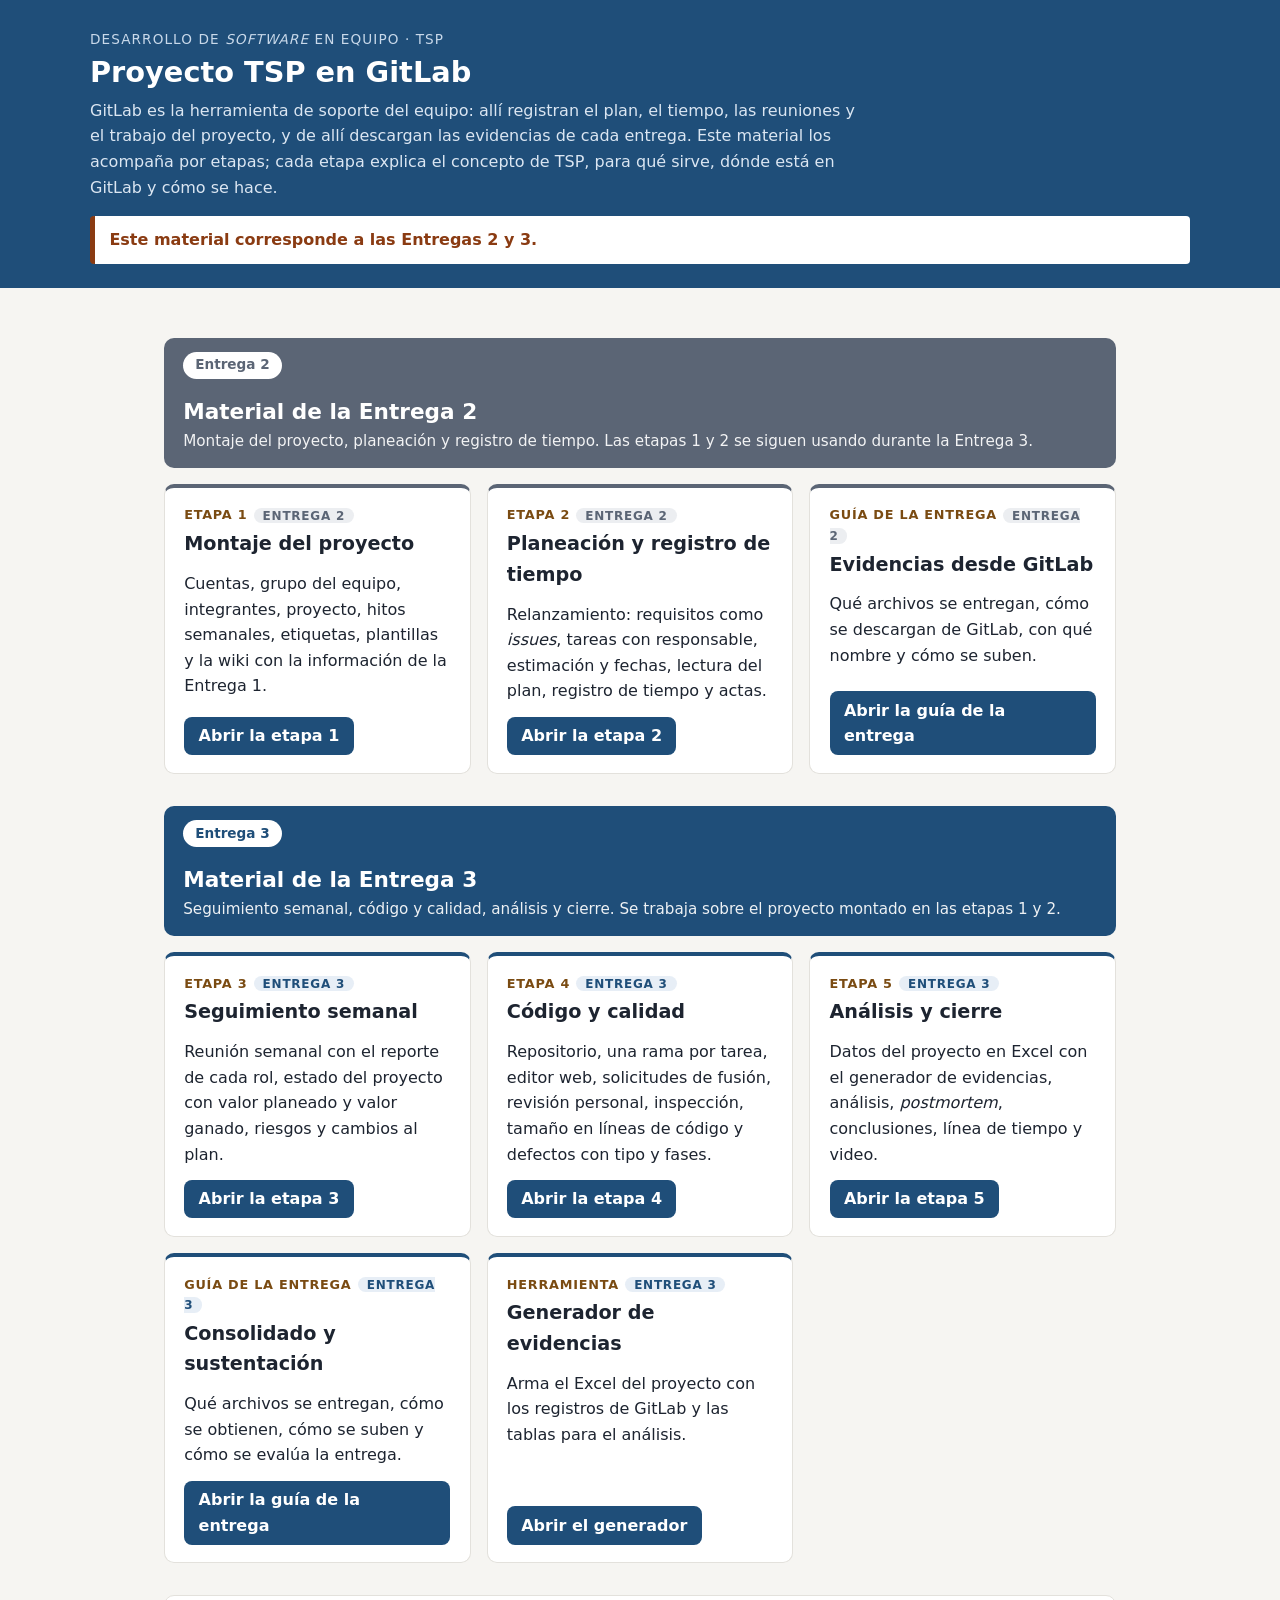
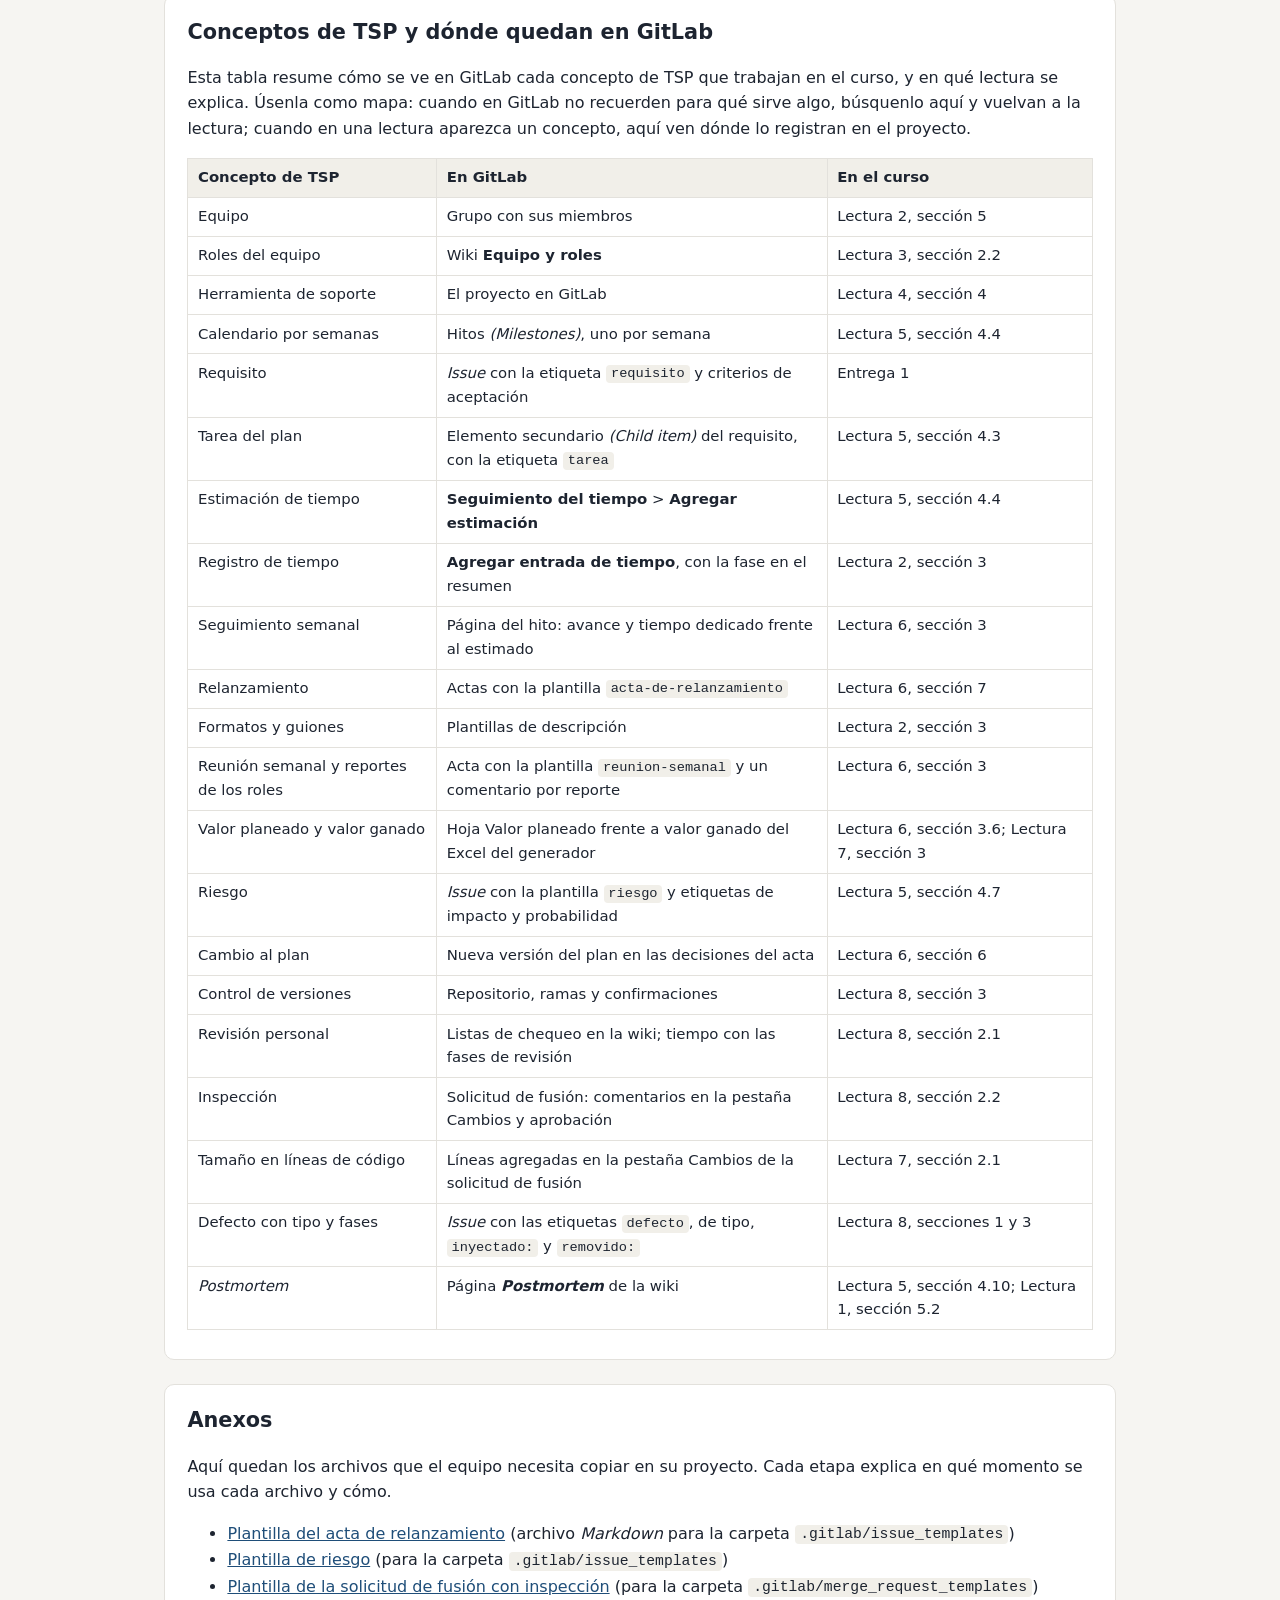
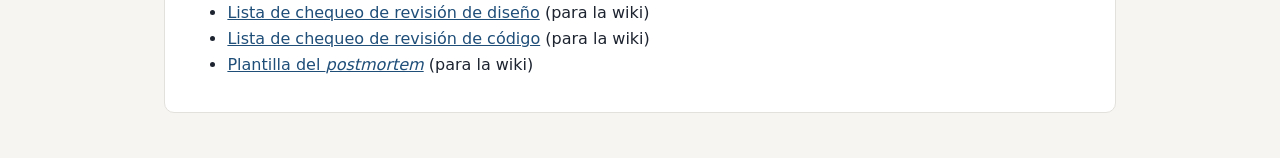
<file: index.html>
<!DOCTYPE html>
<html lang="es">
<head>
<meta charset="utf-8">
<meta name="viewport" content="width=device-width, initial-scale=1">
<title>Proyecto TSP en GitLab</title>
<link rel="stylesheet" href="etapas/manual.css">
<style>
.wrap1{max-width:1000px;margin:0 auto;padding:1.5rem}
.stages{display:grid;grid-template-columns:repeat(auto-fit,minmax(270px,1fr));gap:1rem;margin:1rem 0 2rem}
.stage{background:var(--panel);border:1px solid var(--line);border-radius:var(--radius);padding:1.1rem 1.2rem;display:flex;flex-direction:column}
.stage .n{font-size:.8rem;text-transform:uppercase;letter-spacing:.06em;color:var(--accent2);font-weight:650}
.stage h2{font-size:1.2rem;margin:.2rem 0 .5rem}
.stage p{margin:.2rem 0 .8rem;flex:1}
.stage a.go{align-self:flex-start;background:var(--accent);color:#fff;text-decoration:none;border-radius:8px;padding:.4rem .9rem;font-weight:600}

.banner{display:flex;align-items:center;gap:1rem;flex-wrap:wrap;border-radius:var(--radius);padding:.9rem 1.2rem;margin:1.6rem 0 .2rem;color:#fff}
.banner h2{margin:0;font-size:1.35rem}
.banner p{margin:0;opacity:.92;font-size:.95rem}
.banner .tag{background:#fff;border-radius:999px;padding:.15rem .75rem;font-weight:700;font-size:.85rem}
.b2{background:#5b6575}.b2 .tag{color:#5b6575}
.b3{background:var(--accent)}.b3 .tag{color:var(--accent)}
.e2 .stage{border-top:4px solid #5b6575}
.e3 .stage{border-top:4px solid var(--accent)}
.stage .ent{font-size:.75rem;font-weight:700;border-radius:999px;padding:.05rem .55rem;margin-left:.4rem;vertical-align:middle}
.e2 .ent{background:#eceef1;color:#5b6575}.e3 .ent{background:var(--accent-soft);color:var(--accent)}
section.box{background:var(--panel);border:1px solid var(--line);border-radius:var(--radius);padding:1.2rem 1.4rem;margin-bottom:1.5rem}
section.box h2{margin:0 0 .5rem;font-size:1.3rem}
</style>
</head>
<body>
<header class="top"><div class="wrap">
  <p class="kicker">Desarrollo de <i>software</i> en equipo · TSP</p>
  <h1>Proyecto TSP en GitLab</h1>
  <p>GitLab es la herramienta de soporte del equipo: allí registran el plan, el tiempo, las reuniones y el trabajo del proyecto, y de allí descargan las evidencias de cada entrega. Este material los acompaña por etapas; cada etapa explica el concepto de TSP, para qué sirve, dónde está en GitLab y cómo se hace.</p>
  <div class="alert" style="margin:1rem 0 0;background:#fff;color:var(--ink)"><strong>Este material corresponde a las Entregas 2 y 3.</strong></div>
</div></header>

<div class="wrap1">
  <div class="banner b2"><span class="tag">Entrega 2</span><div><h2>Material de la Entrega 2</h2><p>Montaje del proyecto, planeación y registro de tiempo. Las etapas 1 y 2 se siguen usando durante la Entrega 3.</p></div></div>
  <div class="stages e2">
    <div class="stage"><span class="n">Etapa 1<span class="ent">Entrega 2</span></span><h2>Montaje del proyecto</h2><p>Cuentas, grupo del equipo, integrantes, proyecto, hitos semanales, etiquetas, plantillas y la wiki con la información de la Entrega 1.</p><a class="go" href="etapa-1.html">Abrir la etapa 1</a></div>
    <div class="stage"><span class="n">Etapa 2<span class="ent">Entrega 2</span></span><h2>Planeación y registro de tiempo</h2><p>Relanzamiento: requisitos como <i>issues</i>, tareas con responsable, estimación y fechas, lectura del plan, registro de tiempo y actas.</p><a class="go" href="etapa-2.html">Abrir la etapa 2</a></div>
    <div class="stage"><span class="n">Guía de la entrega<span class="ent">Entrega 2</span></span><h2>Evidencias desde GitLab</h2><p>Qué archivos se entregan, cómo se descargan de GitLab, con qué nombre y cómo se suben.</p><a class="go" href="entrega-2.html">Abrir la guía de la entrega</a></div>
  </div>

  <div class="banner b3"><span class="tag">Entrega 3</span><div><h2>Material de la Entrega 3</h2><p>Seguimiento semanal, código y calidad, análisis y cierre. Se trabaja sobre el proyecto montado en las etapas 1 y 2.</p></div></div>
  <div class="stages e3">
    <div class="stage"><span class="n">Etapa 3<span class="ent">Entrega 3</span></span><h2>Seguimiento semanal</h2><p>Reunión semanal con el reporte de cada rol, estado del proyecto con valor planeado y valor ganado, riesgos y cambios al plan.</p><a class="go" href="etapa-3.html">Abrir la etapa 3</a></div>
    <div class="stage"><span class="n">Etapa 4<span class="ent">Entrega 3</span></span><h2>Código y calidad</h2><p>Repositorio, una rama por tarea, editor web, solicitudes de fusión, revisión personal, inspección, tamaño en líneas de código y defectos con tipo y fases.</p><a class="go" href="etapa-4.html">Abrir la etapa 4</a></div>
    <div class="stage"><span class="n">Etapa 5<span class="ent">Entrega 3</span></span><h2>Análisis y cierre</h2><p>Datos del proyecto en Excel con el generador de evidencias, análisis, <i>postmortem</i>, conclusiones, línea de tiempo y video.</p><a class="go" href="etapa-5.html">Abrir la etapa 5</a></div>
    <div class="stage"><span class="n">Guía de la entrega<span class="ent">Entrega 3</span></span><h2>Consolidado y sustentación</h2><p>Qué archivos se entregan, cómo se obtienen, cómo se suben y cómo se evalúa la entrega.</p><a class="go" href="entrega-3.html">Abrir la guía de la entrega</a></div>
    <div class="stage"><span class="n">Herramienta<span class="ent">Entrega 3</span></span><h2>Generador de evidencias</h2><p>Arma el Excel del proyecto con los registros de GitLab y las tablas para el análisis.</p><a class="go" href="generador.html">Abrir el generador</a></div>
  </div>


  <section class="box">
    <h2>Conceptos de TSP y dónde quedan en GitLab</h2>
    <p>Esta tabla resume cómo se ve en GitLab cada concepto de TSP que trabajan en el curso, y en qué lectura se explica. Úsenla como mapa: cuando en GitLab no recuerden para qué sirve algo, búsquenlo aquí y vuelvan a la lectura; cuando en una lectura aparezca un concepto, aquí ven dónde lo registran en el proyecto.</p>
    <table>
      <tr><th>Concepto de TSP</th><th>En GitLab</th><th>En el curso</th></tr>
      <tr><td>Equipo</td><td>Grupo con sus miembros</td><td>Lectura 2, sección 5</td></tr>
      <tr><td>Roles del equipo</td><td>Wiki <b>Equipo y roles</b></td><td>Lectura 3, sección 2.2</td></tr>
      <tr><td>Herramienta de soporte</td><td>El proyecto en GitLab</td><td>Lectura 4, sección 4</td></tr>
      <tr><td>Calendario por semanas</td><td>Hitos <i>(Milestones)</i>, uno por semana</td><td>Lectura 5, sección 4.4</td></tr>
      <tr><td>Requisito</td><td><i>Issue</i> con la etiqueta <code>requisito</code> y criterios de aceptación</td><td>Entrega 1</td></tr>
      <tr><td>Tarea del plan</td><td>Elemento secundario <i>(Child item)</i> del requisito, con la etiqueta <code>tarea</code></td><td>Lectura 5, sección 4.3</td></tr>
      <tr><td>Estimación de tiempo</td><td><b>Seguimiento del tiempo</b> &gt; <b>Agregar estimación</b></td><td>Lectura 5, sección 4.4</td></tr>
      <tr><td>Registro de tiempo</td><td><b>Agregar entrada de tiempo</b>, con la fase en el resumen</td><td>Lectura 2, sección 3</td></tr>
      <tr><td>Seguimiento semanal</td><td>Página del hito: avance y tiempo dedicado frente al estimado</td><td>Lectura 6, sección 3</td></tr>
      <tr><td>Relanzamiento</td><td>Actas con la plantilla <code>acta-de-relanzamiento</code></td><td>Lectura 6, sección 7</td></tr>
      <tr><td>Formatos y guiones</td><td>Plantillas de descripción</td><td>Lectura 2, sección 3</td></tr>
      <tr><td>Reunión semanal y reportes de los roles</td><td>Acta con la plantilla <code>reunion-semanal</code> y un comentario por reporte</td><td>Lectura 6, sección 3</td></tr>
      <tr><td>Valor planeado y valor ganado</td><td>Hoja Valor planeado frente a valor ganado del Excel del generador</td><td>Lectura 6, sección 3.6; Lectura 7, sección 3</td></tr>
      <tr><td>Riesgo</td><td><i>Issue</i> con la plantilla <code>riesgo</code> y etiquetas de impacto y probabilidad</td><td>Lectura 5, sección 4.7</td></tr>
      <tr><td>Cambio al plan</td><td>Nueva versión del plan en las decisiones del acta</td><td>Lectura 6, sección 6</td></tr>
      <tr><td>Control de versiones</td><td>Repositorio, ramas y confirmaciones</td><td>Lectura 8, sección 3</td></tr>
      <tr><td>Revisión personal</td><td>Listas de chequeo en la wiki; tiempo con las fases de revisión</td><td>Lectura 8, sección 2.1</td></tr>
      <tr><td>Inspección</td><td>Solicitud de fusión: comentarios en la pestaña Cambios y aprobación</td><td>Lectura 8, sección 2.2</td></tr>
      <tr><td>Tamaño en líneas de código</td><td>Líneas agregadas en la pestaña Cambios de la solicitud de fusión</td><td>Lectura 7, sección 2.1</td></tr>
      <tr><td>Defecto con tipo y fases</td><td><i>Issue</i> con las etiquetas <code>defecto</code>, de tipo, <code>inyectado:</code> y <code>removido:</code></td><td>Lectura 8, secciones 1 y 3</td></tr>
      <tr><td><i>Postmortem</i></td><td>Página <b><i>Postmortem</i></b> de la wiki</td><td>Lectura 5, sección 4.10; Lectura 1, sección 5.2</td></tr>
    </table>
  </section>

  <section class="box">
    <h2>Anexos</h2>
    <p>Aquí quedan los archivos que el equipo necesita copiar en su proyecto. Cada etapa explica en qué momento se usa cada archivo y cómo.</p>
    <ul>
      <li><a href="anexos/acta-de-relanzamiento.md" download>Plantilla del acta de relanzamiento</a> (archivo <i>Markdown</i> para la carpeta <code>.gitlab/issue_templates</code>)</li>
      <li><a href="anexos/riesgo.md" download>Plantilla de riesgo</a> (para la carpeta <code>.gitlab/issue_templates</code>)</li>
      <li><a href="anexos/inspeccion.md" download>Plantilla de la solicitud de fusión con inspección</a> (para la carpeta <code>.gitlab/merge_request_templates</code>)</li>
      <li><a href="anexos/lista-revision-diseno.md" download>Lista de chequeo de revisión de diseño</a> (para la wiki)</li>
      <li><a href="anexos/lista-revision-codigo.md" download>Lista de chequeo de revisión de código</a> (para la wiki)</li>
      <li><a href="anexos/postmortem.md" download>Plantilla del <i>postmortem</i></a> (para la wiki)</li>
    </ul>
  </section>
</div>
</body>
</html>
</file>
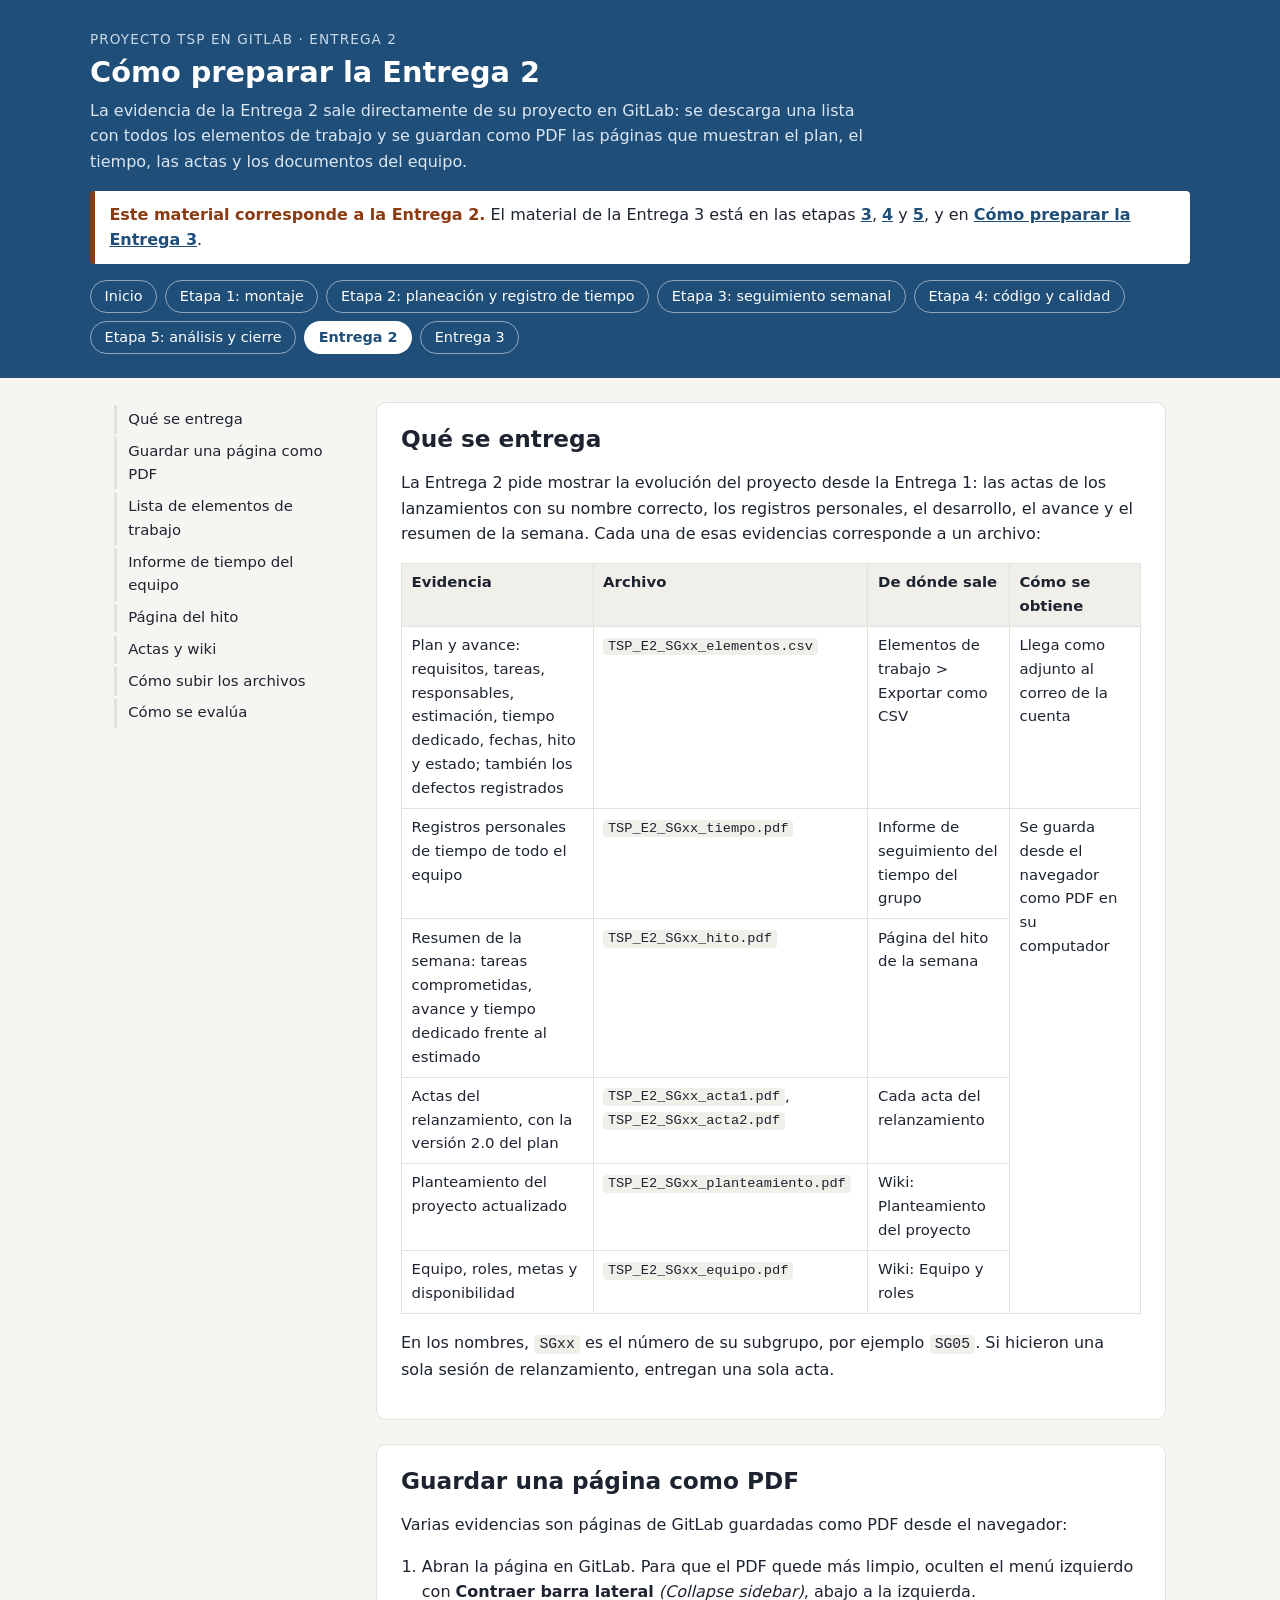
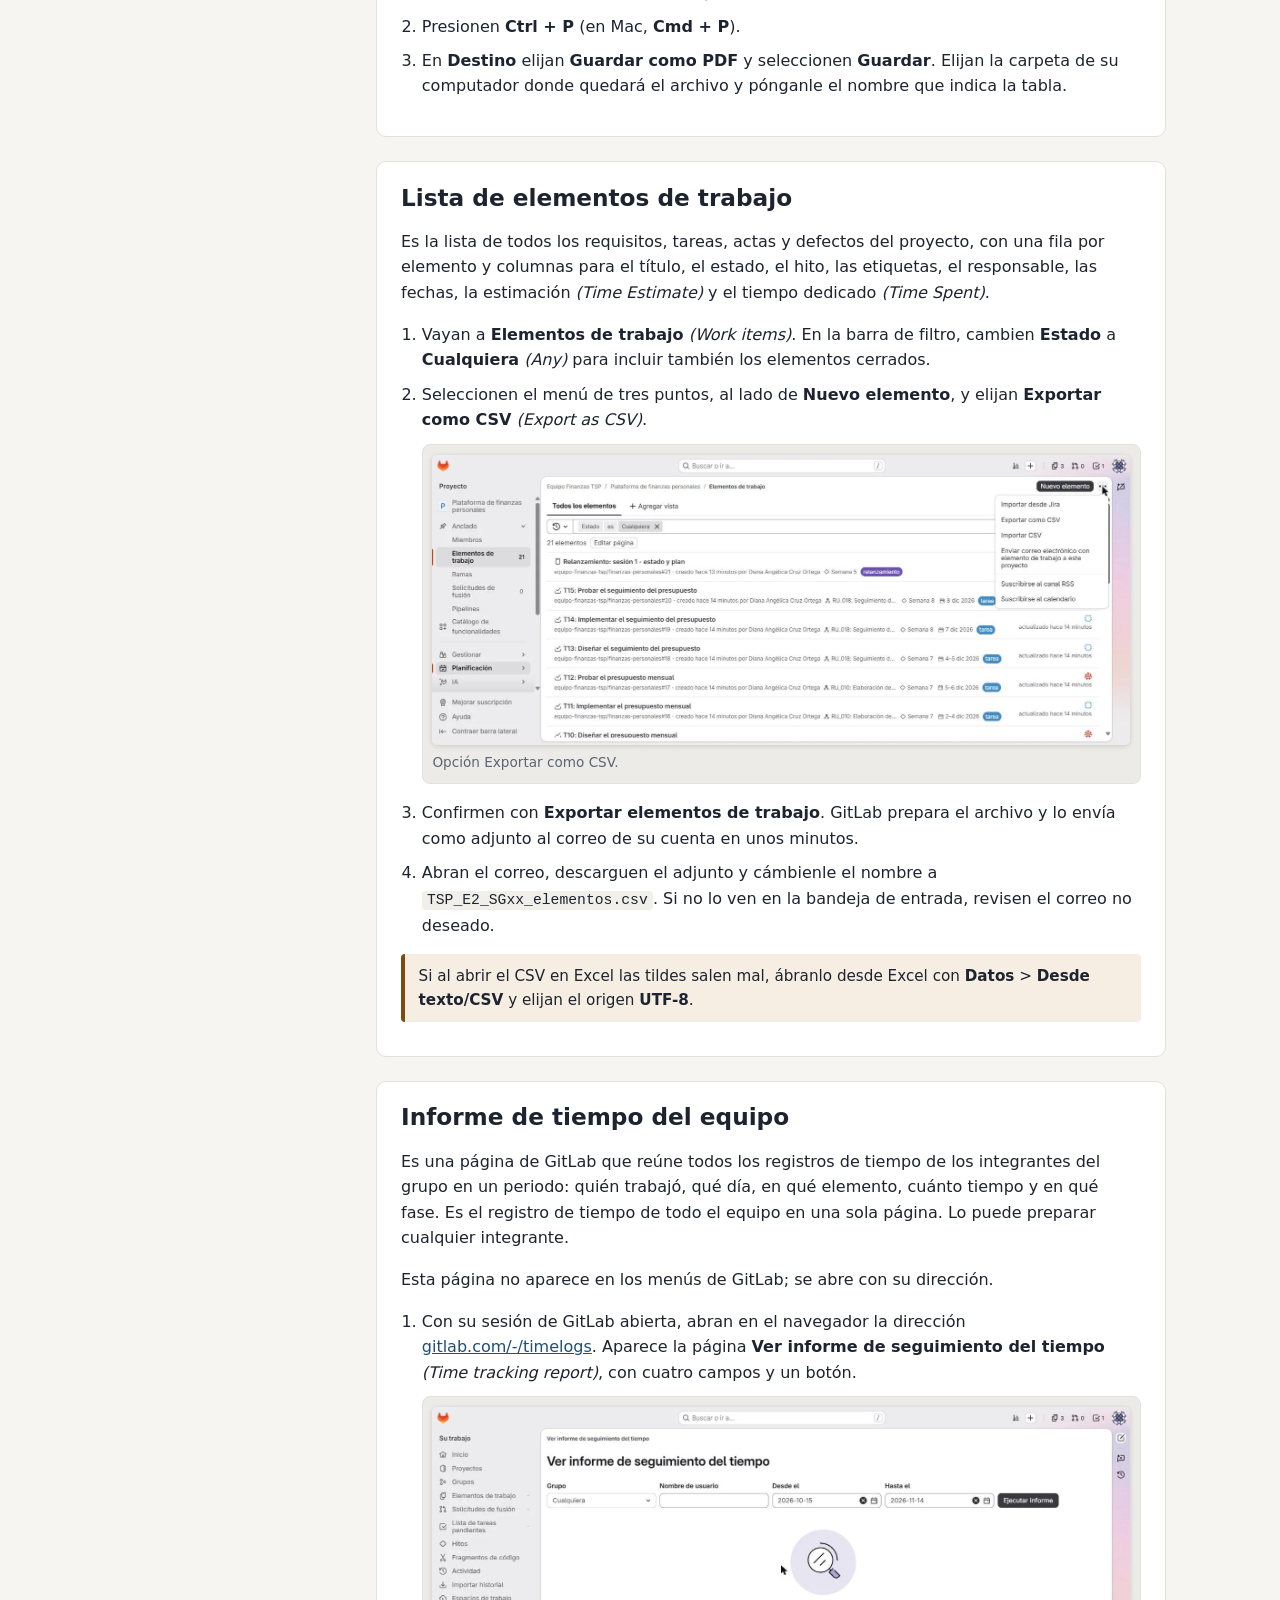
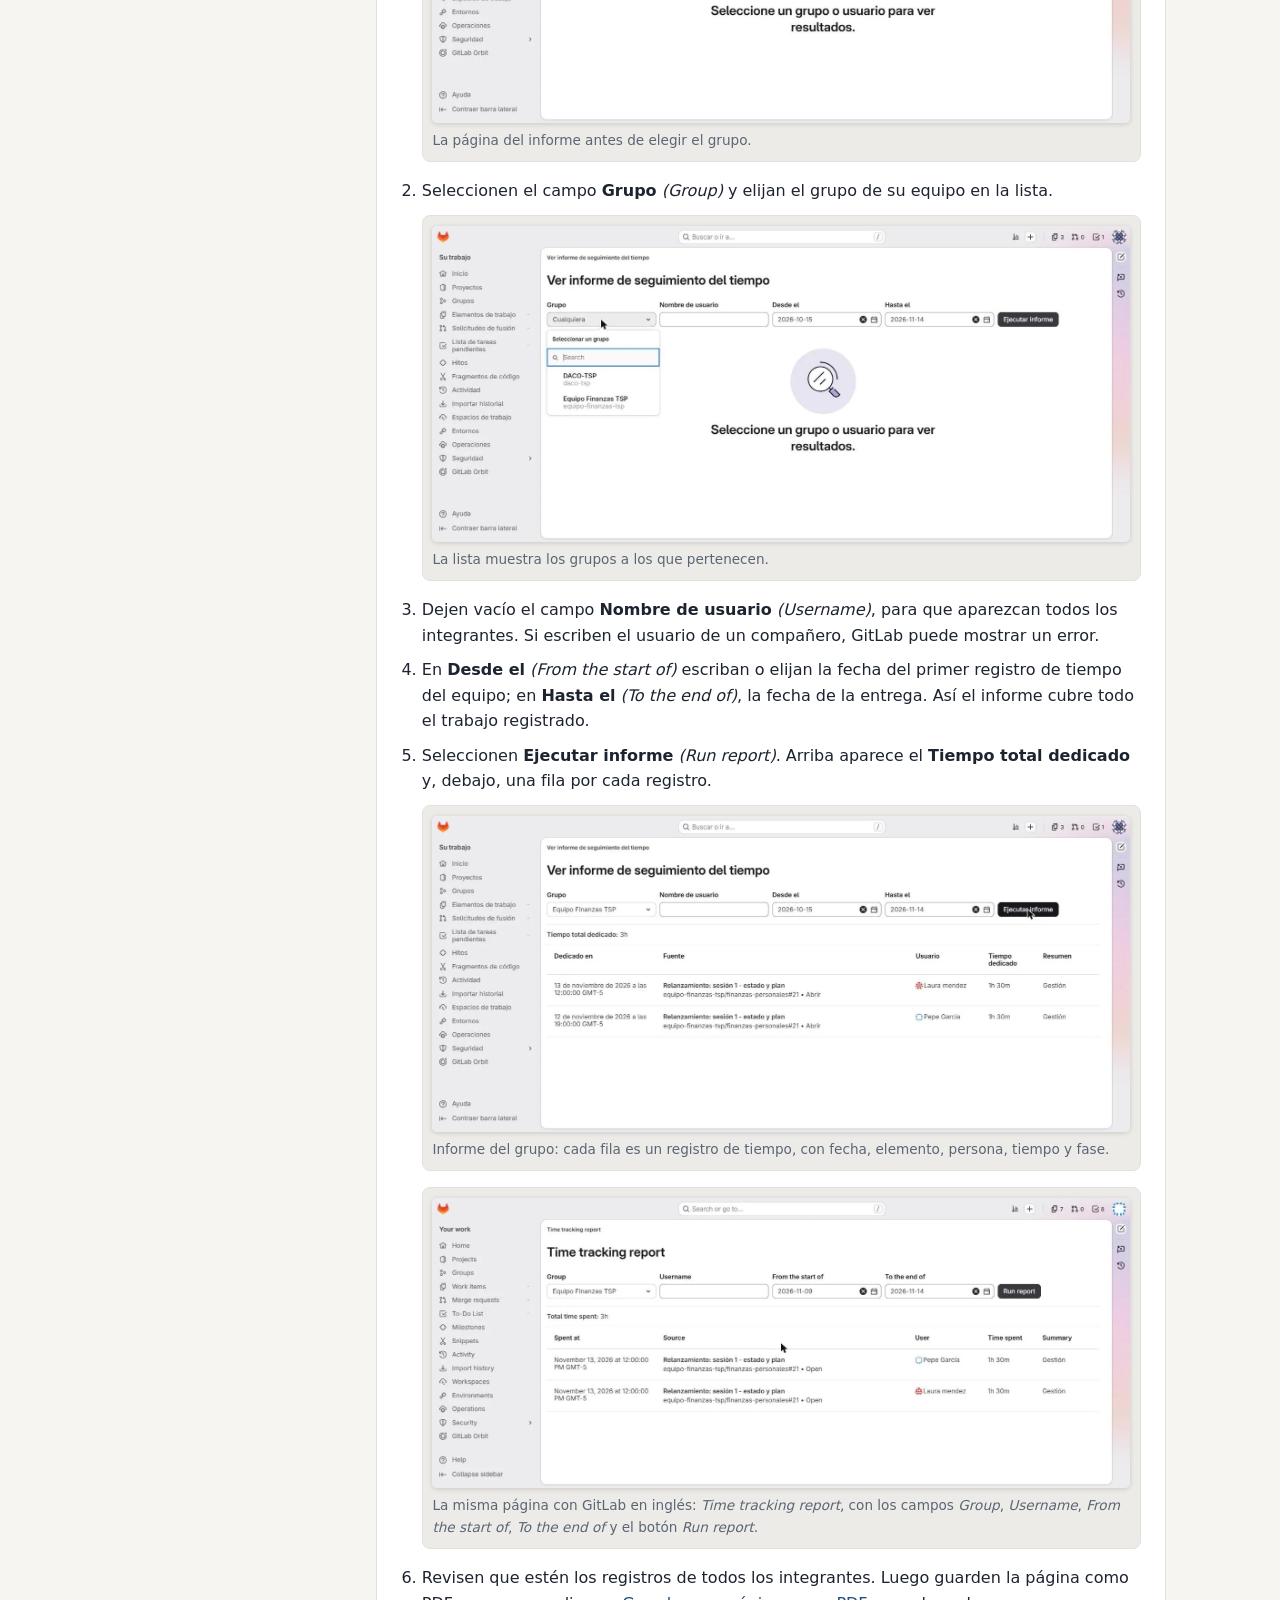
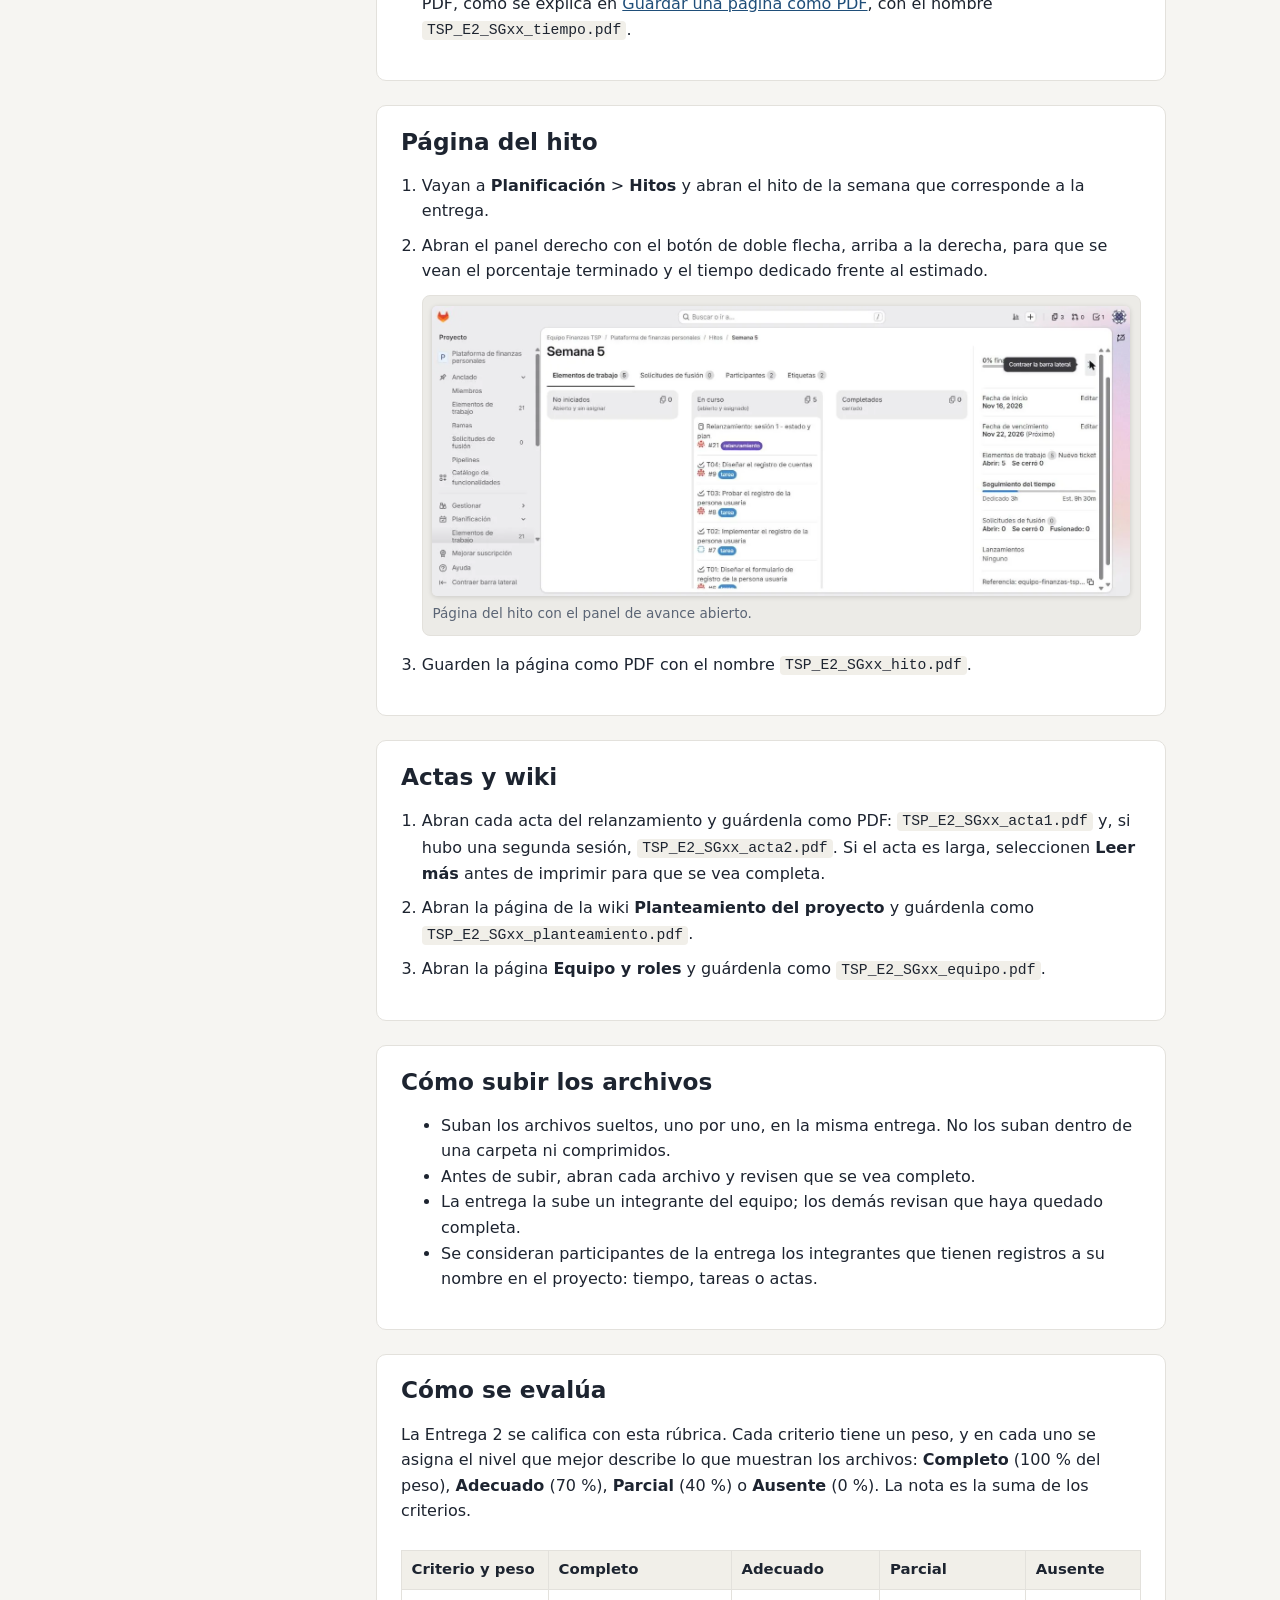
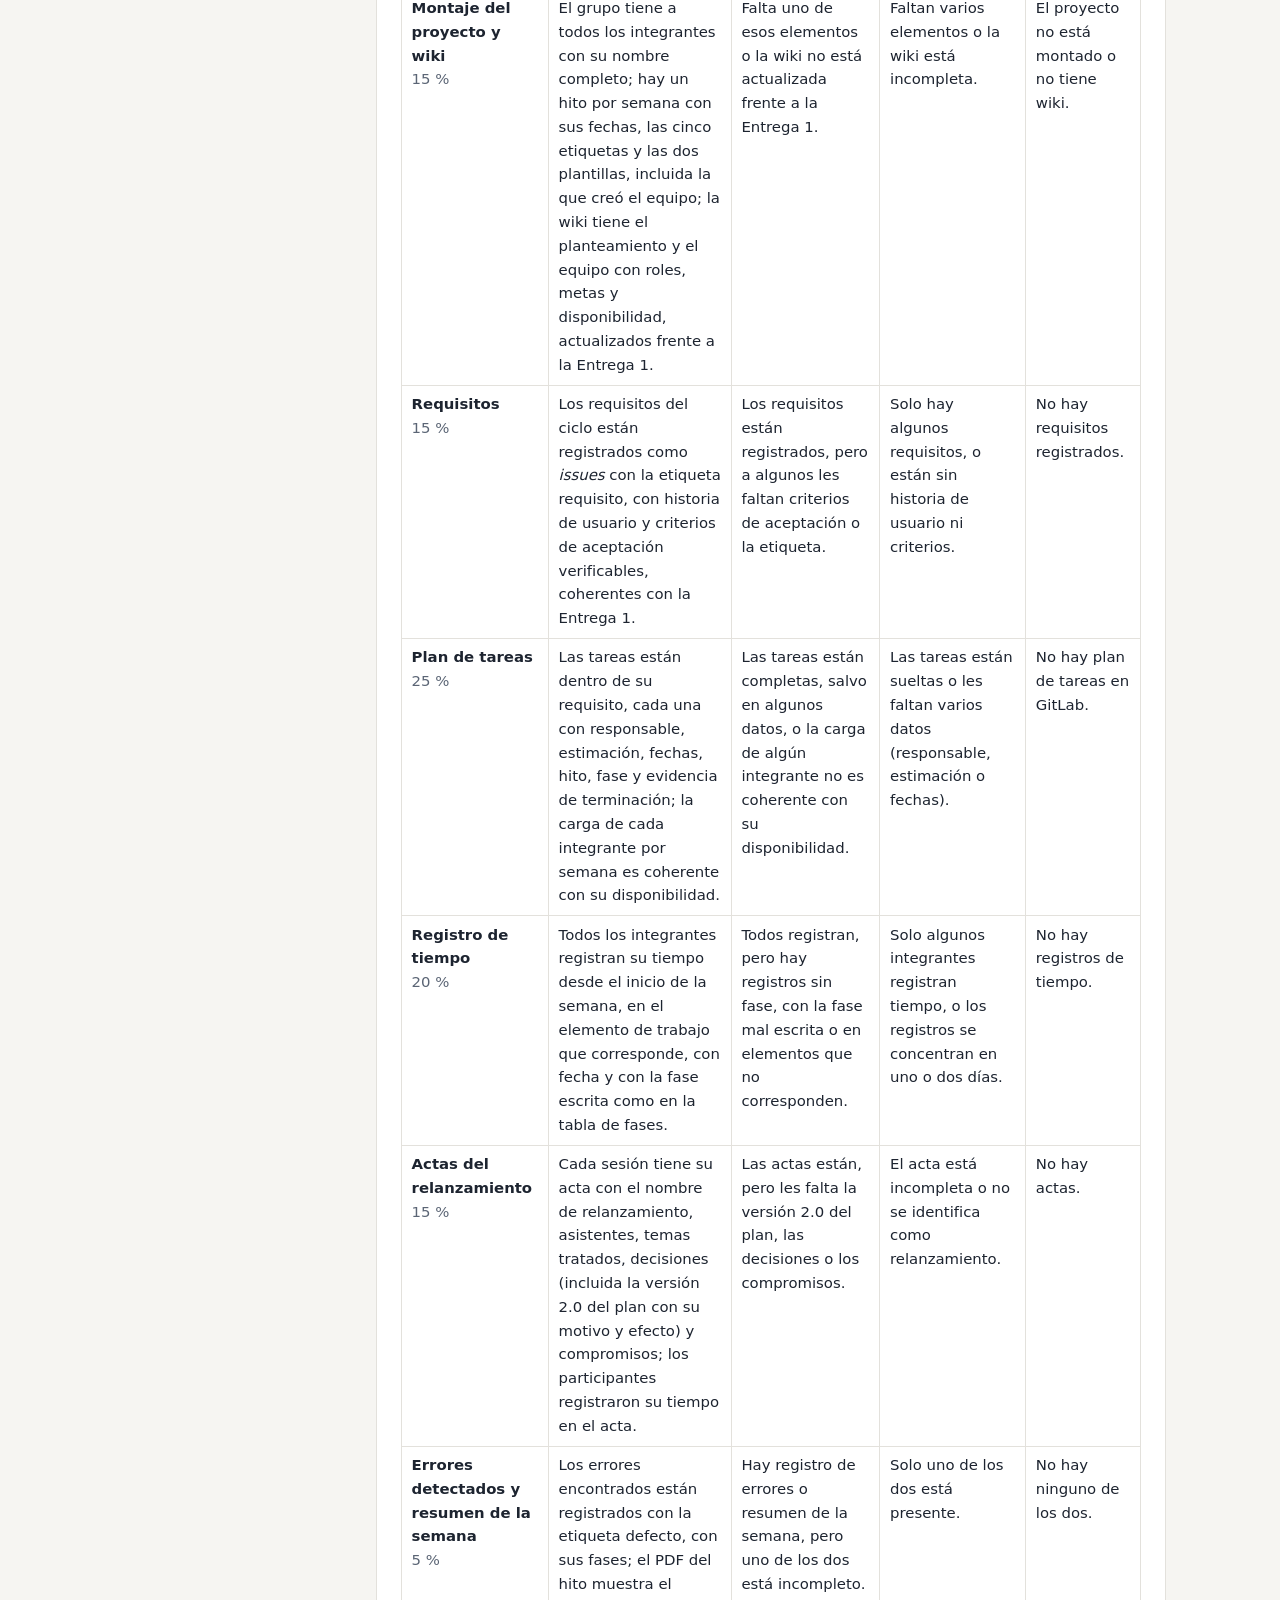
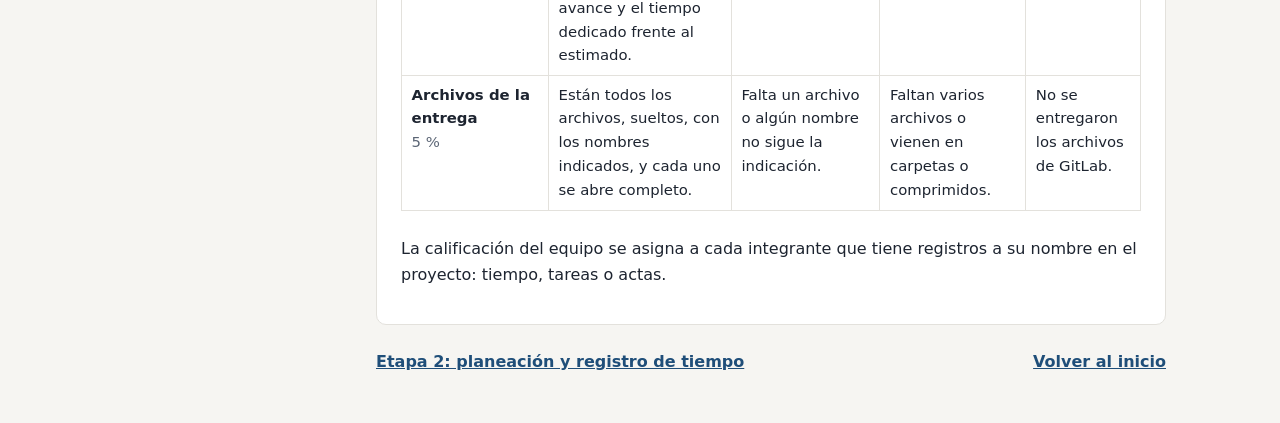
<file: entrega-2.html>
<!DOCTYPE html>
<html lang="es">
<head>
<meta charset="utf-8">
<meta name="viewport" content="width=device-width, initial-scale=1">
<title>Entrega 2: evidencias desde GitLab · TSP</title>
<link rel="stylesheet" href="etapas/manual.css">
</head>
<body>
<header class="top"><div class="wrap">
  <p class="kicker">Proyecto TSP en GitLab · Entrega 2</p>
  <h1>Cómo preparar la Entrega 2</h1>
  <p>La evidencia de la Entrega 2 sale directamente de su proyecto en GitLab: se descarga una lista con todos los elementos de trabajo y se guardan como PDF las páginas que muestran el plan, el tiempo, las actas y los documentos del equipo.</p>
  <div class="alert" style="margin:1rem 0 0;background:#fff;color:var(--ink)"><strong>Este material corresponde a la Entrega 2.</strong> El material de la Entrega 3 está en las etapas <a style="color:var(--accent);font-weight:600" href="etapa-3.html">3</a>, <a style="color:var(--accent);font-weight:600" href="etapa-4.html">4</a> y <a style="color:var(--accent);font-weight:600" href="etapa-5.html">5</a>, y en <a style="color:var(--accent);font-weight:600" href="entrega-3.html">Cómo preparar la Entrega 3</a>.</div>
  <nav><a href="index.html">Inicio</a><a href="etapa-1.html">Etapa 1: montaje</a><a href="etapa-2.html">Etapa 2: planeación y registro de tiempo</a><a href="etapa-3.html">Etapa 3: seguimiento semanal</a><a href="etapa-4.html">Etapa 4: código y calidad</a><a href="etapa-5.html">Etapa 5: análisis y cierre</a><a class="on" href="entrega-2.html">Entrega 2</a><a href="entrega-3.html">Entrega 3</a></nav>
</div></header>

<div class="layout">
<nav class="side" aria-label="Contenido">
  <ul>
    <li><a href="#que">Qué se entrega</a></li>
    <li><a href="#pdf">Guardar una página como PDF</a></li>
    <li><a href="#csv">Lista de elementos de trabajo</a></li>
    <li><a href="#tiempo">Informe de tiempo del equipo</a></li>
    <li><a href="#hito">Página del hito</a></li>
    <li><a href="#actas">Actas y wiki</a></li>
    <li><a href="#subir">Cómo subir los archivos</a></li>
    <li><a href="#rubrica">Cómo se evalúa</a></li>
  </ul>
</nav>

<main>

<section id="que">
  <h2>Qué se entrega</h2>
  <p>La Entrega 2 pide mostrar la evolución del proyecto desde la Entrega 1: las actas de los lanzamientos con su nombre correcto, los registros personales, el desarrollo, el avance y el resumen de la semana. Cada una de esas evidencias corresponde a un archivo:</p>
  <table>
    <tr><th>Evidencia</th><th>Archivo</th><th>De dónde sale</th><th>Cómo se obtiene</th></tr>
    <tr><td>Plan y avance: requisitos, tareas, responsables, estimación, tiempo dedicado, fechas, hito y estado; también los defectos registrados</td><td><code>TSP_E2_SGxx_elementos.csv</code></td><td>Elementos de trabajo &gt; Exportar como CSV</td><td>Llega como adjunto al correo de la cuenta</td></tr>
    <tr><td>Registros personales de tiempo de todo el equipo</td><td><code>TSP_E2_SGxx_tiempo.pdf</code></td><td>Informe de seguimiento del tiempo del grupo</td><td rowspan="5">Se guarda desde el navegador como PDF en su computador</td></tr>
    <tr><td>Resumen de la semana: tareas comprometidas, avance y tiempo dedicado frente al estimado</td><td><code>TSP_E2_SGxx_hito.pdf</code></td><td>Página del hito de la semana</td></tr>
    <tr><td>Actas del relanzamiento, con la versión 2.0 del plan</td><td><code>TSP_E2_SGxx_acta1.pdf</code>, <code>TSP_E2_SGxx_acta2.pdf</code></td><td>Cada acta del relanzamiento</td></tr>
    <tr><td>Planteamiento del proyecto actualizado</td><td><code>TSP_E2_SGxx_planteamiento.pdf</code></td><td>Wiki: Planteamiento del proyecto</td></tr>
    <tr><td>Equipo, roles, metas y disponibilidad</td><td><code>TSP_E2_SGxx_equipo.pdf</code></td><td>Wiki: Equipo y roles</td></tr>
  </table>
  <p>En los nombres, <code>SGxx</code> es el número de su subgrupo, por ejemplo <code>SG05</code>. Si hicieron una sola sesión de relanzamiento, entregan una sola acta.</p>
</section>

<section id="pdf">
  <h2>Guardar una página como PDF</h2>
  <p>Varias evidencias son páginas de GitLab guardadas como PDF desde el navegador:</p>
  <ol class="steps">
    <li>Abran la página en GitLab. Para que el PDF quede más limpio, oculten el menú izquierdo con <b>Contraer barra lateral</b> <i>(Collapse sidebar)</i>, abajo a la izquierda.</li>
    <li>Presionen <b>Ctrl + P</b> (en Mac, <b>Cmd + P</b>).</li>
    <li>En <b>Destino</b> elijan <b>Guardar como PDF</b> y seleccionen <b>Guardar</b>. Elijan la carpeta de su computador donde quedará el archivo y pónganle el nombre que indica la tabla.</li>
  </ol>
</section>

<section id="csv">
  <h2>Lista de elementos de trabajo</h2>
  <p>Es la lista de todos los requisitos, tareas, actas y defectos del proyecto, con una fila por elemento y columnas para el título, el estado, el hito, las etiquetas, el responsable, las fechas, la estimación <i>(Time Estimate)</i> y el tiempo dedicado <i>(Time Spent)</i>.</p>
  <ol class="steps">
    <li>Vayan a <b>Elementos de trabajo</b> <i>(Work items)</i>. En la barra de filtro, cambien <b>Estado</b> a <b>Cualquiera</b> <i>(Any)</i> para incluir también los elementos cerrados.</li>
    <li>Seleccionen el menú de tres puntos, al lado de <b>Nuevo elemento</b>, y elijan <b>Exportar como CSV</b> <i>(Export as CSV)</i>.
      <figure><img src="etapas/img/e2-exportar.webp" alt="Menú con la opción Exportar como CSV"><figcaption>Opción Exportar como CSV.</figcaption></figure></li>
    <li>Confirmen con <b>Exportar elementos de trabajo</b>. GitLab prepara el archivo y lo envía como adjunto al correo de su cuenta en unos minutos.</li>
    <li>Abran el correo, descarguen el adjunto y cámbienle el nombre a <code>TSP_E2_SGxx_elementos.csv</code>. Si no lo ven en la bandeja de entrada, revisen el correo no deseado.</li>
  </ol>
  <div class="note">Si al abrir el CSV en Excel las tildes salen mal, ábranlo desde Excel con <b>Datos</b> &gt; <b>Desde texto/CSV</b> y elijan el origen <b>UTF-8</b>.</div>
</section>

<section id="tiempo">
  <h2>Informe de tiempo del equipo</h2>
  <p>Es una página de GitLab que reúne todos los registros de tiempo de los integrantes del grupo en un periodo: quién trabajó, qué día, en qué elemento, cuánto tiempo y en qué fase. Es el registro de tiempo de todo el equipo en una sola página. Lo puede preparar cualquier integrante.</p>
  <p>Esta página no aparece en los menús de GitLab; se abre con su dirección.</p>
  <ol class="steps">
    <li>Con su sesión de GitLab abierta, abran en el navegador la dirección <a href="https://gitlab.com/-/timelogs" target="_blank" rel="noopener">gitlab.com/-/timelogs</a>. Aparece la página <b>Ver informe de seguimiento del tiempo</b> <i>(Time tracking report)</i>, con cuatro campos y un botón.
      <figure><img src="etapas/img/e2-informe-1.webp" alt="Página vacía del informe de seguimiento del tiempo"><figcaption>La página del informe antes de elegir el grupo.</figcaption></figure></li>
    <li>Seleccionen el campo <b>Grupo</b> <i>(Group)</i> y elijan el grupo de su equipo en la lista.
      <figure><img src="etapas/img/e2-informe-2.webp" alt="Lista de grupos del informe"><figcaption>La lista muestra los grupos a los que pertenecen.</figcaption></figure></li>
    <li>Dejen vacío el campo <b>Nombre de usuario</b> <i>(Username)</i>, para que aparezcan todos los integrantes. Si escriben el usuario de un compañero, GitLab puede mostrar un error.</li>
    <li>En <b>Desde el</b> <i>(From the start of)</i> escriban o elijan la fecha del primer registro de tiempo del equipo; en <b>Hasta el</b> <i>(To the end of)</i>, la fecha de la entrega. Así el informe cubre todo el trabajo registrado.</li>
    <li>Seleccionen <b>Ejecutar informe</b> <i>(Run report)</i>. Arriba aparece el <b>Tiempo total dedicado</b> y, debajo, una fila por cada registro.
      <figure><img src="etapas/img/e2-informe-equipo.webp" alt="Informe de seguimiento del tiempo del grupo"><figcaption>Informe del grupo: cada fila es un registro de tiempo, con fecha, elemento, persona, tiempo y fase.</figcaption></figure>
      <figure><img src="etapas/img/e2-informe-en.webp" alt="Time tracking report en inglés"><figcaption>La misma página con GitLab en inglés: <i>Time tracking report</i>, con los campos <i>Group</i>, <i>Username</i>, <i>From the start of</i>, <i>To the end of</i> y el botón <i>Run report</i>.</figcaption></figure></li>
    <li>Revisen que estén los registros de todos los integrantes. Luego guarden la página como PDF, como se explica en <a href="#pdf">Guardar una página como PDF</a>, con el nombre <code>TSP_E2_SGxx_tiempo.pdf</code>.</li>
  </ol>
</section>

<section id="hito">
  <h2>Página del hito</h2>
  <ol class="steps">
    <li>Vayan a <b>Planificación</b> &gt; <b>Hitos</b> y abran el hito de la semana que corresponde a la entrega.</li>
    <li>Abran el panel derecho con el botón de doble flecha, arriba a la derecha, para que se vean el porcentaje terminado y el tiempo dedicado frente al estimado.
      <figure><img src="etapas/img/e2-hito.webp" alt="Página del hito con el panel lateral abierto"><figcaption>Página del hito con el panel de avance abierto.</figcaption></figure></li>
    <li>Guarden la página como PDF con el nombre <code>TSP_E2_SGxx_hito.pdf</code>.</li>
  </ol>
</section>

<section id="actas">
  <h2>Actas y wiki</h2>
  <ol class="steps">
    <li>Abran cada acta del relanzamiento y guárdenla como PDF: <code>TSP_E2_SGxx_acta1.pdf</code> y, si hubo una segunda sesión, <code>TSP_E2_SGxx_acta2.pdf</code>. Si el acta es larga, seleccionen <b>Leer más</b> antes de imprimir para que se vea completa.</li>
    <li>Abran la página de la wiki <b>Planteamiento del proyecto</b> y guárdenla como <code>TSP_E2_SGxx_planteamiento.pdf</code>.</li>
    <li>Abran la página <b>Equipo y roles</b> y guárdenla como <code>TSP_E2_SGxx_equipo.pdf</code>.</li>
  </ol>
</section>

<section id="subir">
  <h2>Cómo subir los archivos</h2>
  <ul>
    <li>Suban los archivos sueltos, uno por uno, en la misma entrega. No los suban dentro de una carpeta ni comprimidos.</li>
    <li>Antes de subir, abran cada archivo y revisen que se vea completo.</li>
    <li>La entrega la sube un integrante del equipo; los demás revisan que haya quedado completa.</li>
    <li>Se consideran participantes de la entrega los integrantes que tienen registros a su nombre en el proyecto: tiempo, tareas o actas.</li>
  </ul>
</section>

<section id="rubrica">
  <h2>Cómo se evalúa</h2>
  <p>La Entrega 2 se califica con esta rúbrica. Cada criterio tiene un peso, y en cada uno se asigna el nivel que mejor describe lo que muestran los archivos: <b>Completo</b> (100 % del peso), <b>Adecuado</b> (70 %), <b>Parcial</b> (40 %) o <b>Ausente</b> (0 %). La nota es la suma de los criterios.</p>
  <div style="overflow-x:auto"><table>
    <tr><th>Criterio y peso</th><th>Completo</th><th>Adecuado</th><th>Parcial</th><th>Ausente</th></tr>
    <tr><td><b>Montaje del proyecto y wiki</b><br><span style="color:var(--muted)">15 %</span></td><td>El grupo tiene a todos los integrantes con su nombre completo; hay un hito por semana con sus fechas, las cinco etiquetas y las dos plantillas, incluida la que creó el equipo; la wiki tiene el planteamiento y el equipo con roles, metas y disponibilidad, actualizados frente a la Entrega 1.</td><td>Falta uno de esos elementos o la wiki no está actualizada frente a la Entrega 1.</td><td>Faltan varios elementos o la wiki está incompleta.</td><td>El proyecto no está montado o no tiene wiki.</td></tr><tr><td><b>Requisitos</b><br><span style="color:var(--muted)">15 %</span></td><td>Los requisitos del ciclo están registrados como <i>issues</i> con la etiqueta requisito, con historia de usuario y criterios de aceptación verificables, coherentes con la Entrega 1.</td><td>Los requisitos están registrados, pero a algunos les faltan criterios de aceptación o la etiqueta.</td><td>Solo hay algunos requisitos, o están sin historia de usuario ni criterios.</td><td>No hay requisitos registrados.</td></tr><tr><td><b>Plan de tareas</b><br><span style="color:var(--muted)">25 %</span></td><td>Las tareas están dentro de su requisito, cada una con responsable, estimación, fechas, hito, fase y evidencia de terminación; la carga de cada integrante por semana es coherente con su disponibilidad.</td><td>Las tareas están completas, salvo en algunos datos, o la carga de algún integrante no es coherente con su disponibilidad.</td><td>Las tareas están sueltas o les faltan varios datos (responsable, estimación o fechas).</td><td>No hay plan de tareas en GitLab.</td></tr><tr><td><b>Registro de tiempo</b><br><span style="color:var(--muted)">20 %</span></td><td>Todos los integrantes registran su tiempo desde el inicio de la semana, en el elemento de trabajo que corresponde, con fecha y con la fase escrita como en la tabla de fases.</td><td>Todos registran, pero hay registros sin fase, con la fase mal escrita o en elementos que no corresponden.</td><td>Solo algunos integrantes registran tiempo, o los registros se concentran en uno o dos días.</td><td>No hay registros de tiempo.</td></tr><tr><td><b>Actas del relanzamiento</b><br><span style="color:var(--muted)">15 %</span></td><td>Cada sesión tiene su acta con el nombre de relanzamiento, asistentes, temas tratados, decisiones (incluida la versión 2.0 del plan con su motivo y efecto) y compromisos; los participantes registraron su tiempo en el acta.</td><td>Las actas están, pero les falta la versión 2.0 del plan, las decisiones o los compromisos.</td><td>El acta está incompleta o no se identifica como relanzamiento.</td><td>No hay actas.</td></tr><tr><td><b>Errores detectados y resumen de la semana</b><br><span style="color:var(--muted)">5 %</span></td><td>Los errores encontrados están registrados con la etiqueta defecto, con sus fases; el PDF del hito muestra el avance y el tiempo dedicado frente al estimado.</td><td>Hay registro de errores o resumen de la semana, pero uno de los dos está incompleto.</td><td>Solo uno de los dos está presente.</td><td>No hay ninguno de los dos.</td></tr><tr><td><b>Archivos de la entrega</b><br><span style="color:var(--muted)">5 %</span></td><td>Están todos los archivos, sueltos, con los nombres indicados, y cada uno se abre completo.</td><td>Falta un archivo o algún nombre no sigue la indicación.</td><td>Faltan varios archivos o vienen en carpetas o comprimidos.</td><td>No se entregaron los archivos de GitLab.</td></tr>
  </table></div>
  <p>La calificación del equipo se asigna a cada integrante que tiene registros a su nombre en el proyecto: tiempo, tareas o actas.</p>
</section>

<div class="next"><a href="etapa-2.html">Etapa 2: planeación y registro de tiempo</a><a href="index.html">Volver al inicio</a></div>
</main>
</div>
<div class="lb" id="lb"><img alt=""></div>
<script>
document.querySelectorAll("figure img").forEach(i=>i.addEventListener("click",()=>{const lb=document.getElementById("lb");lb.querySelector("img").src=i.src;lb.classList.add("on");}));
document.getElementById("lb").addEventListener("click",e=>e.currentTarget.classList.remove("on"));
</script>
</body>
</html>
</file>
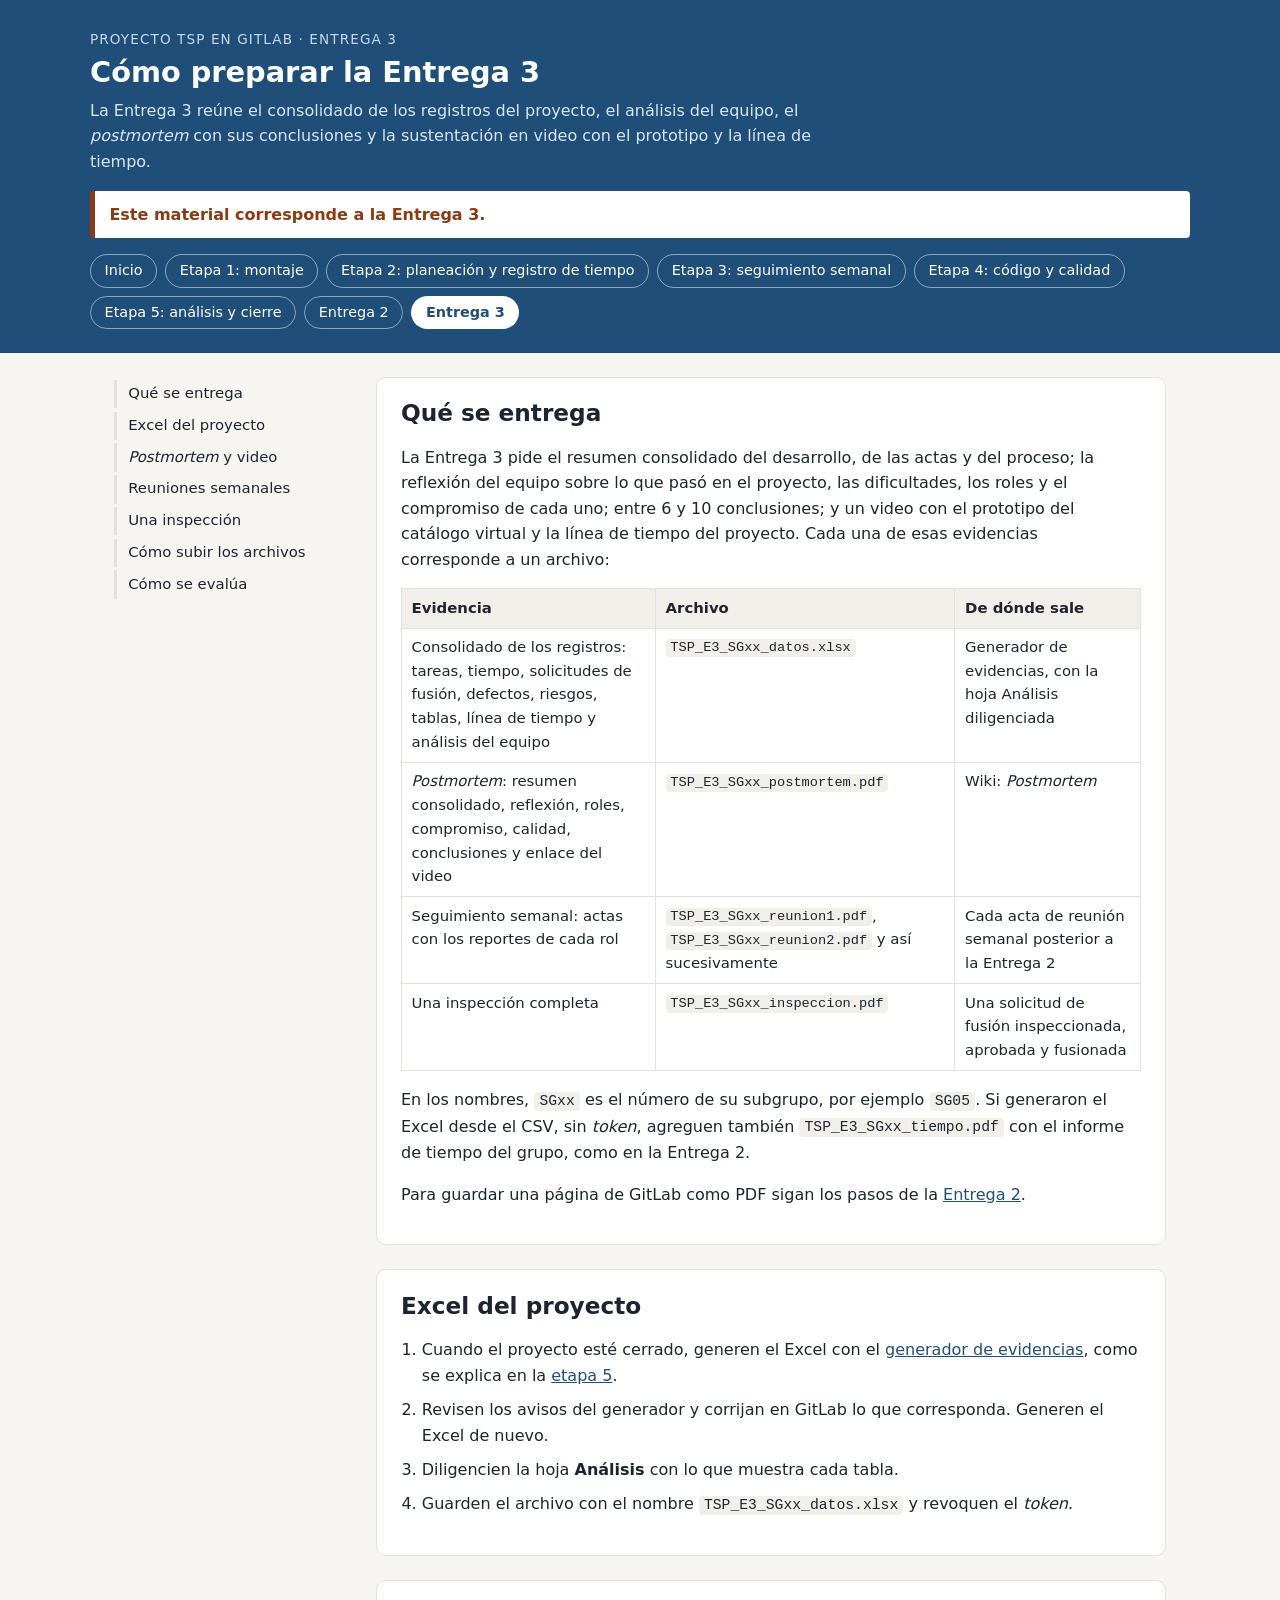
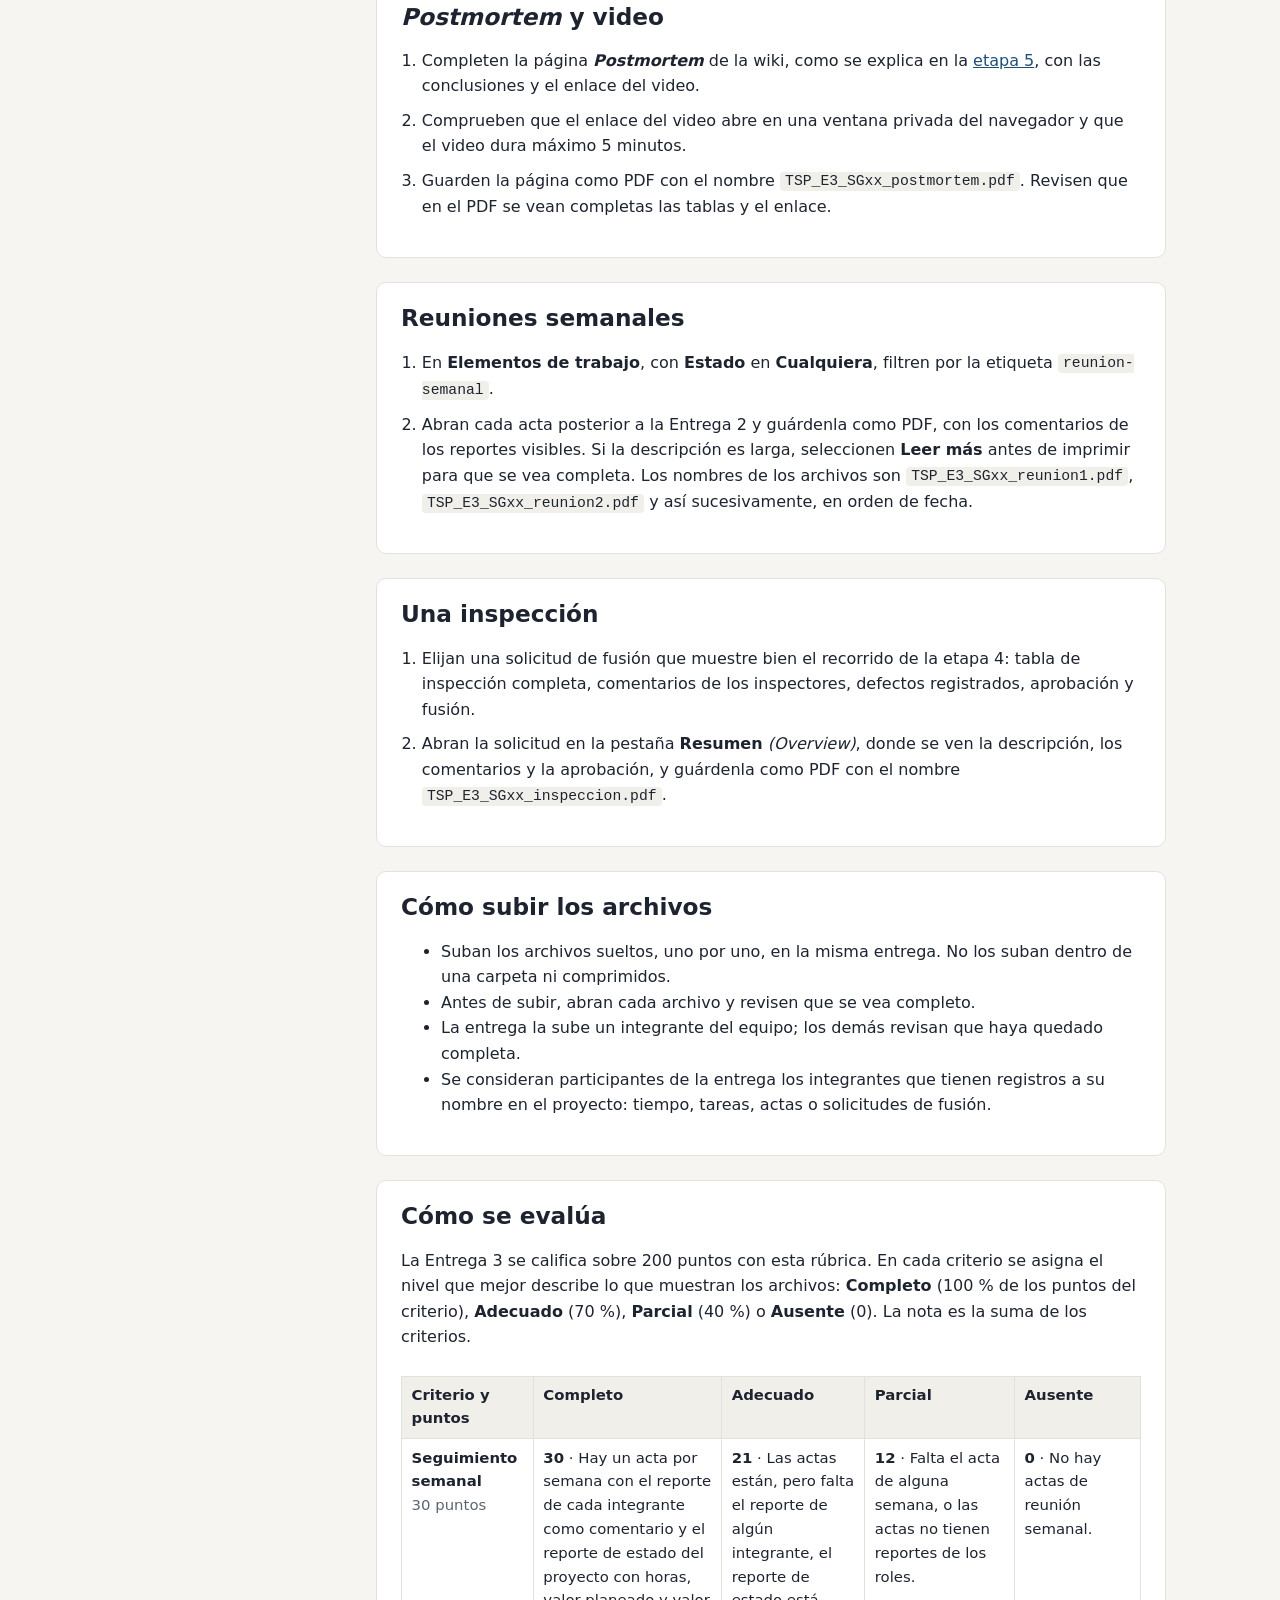
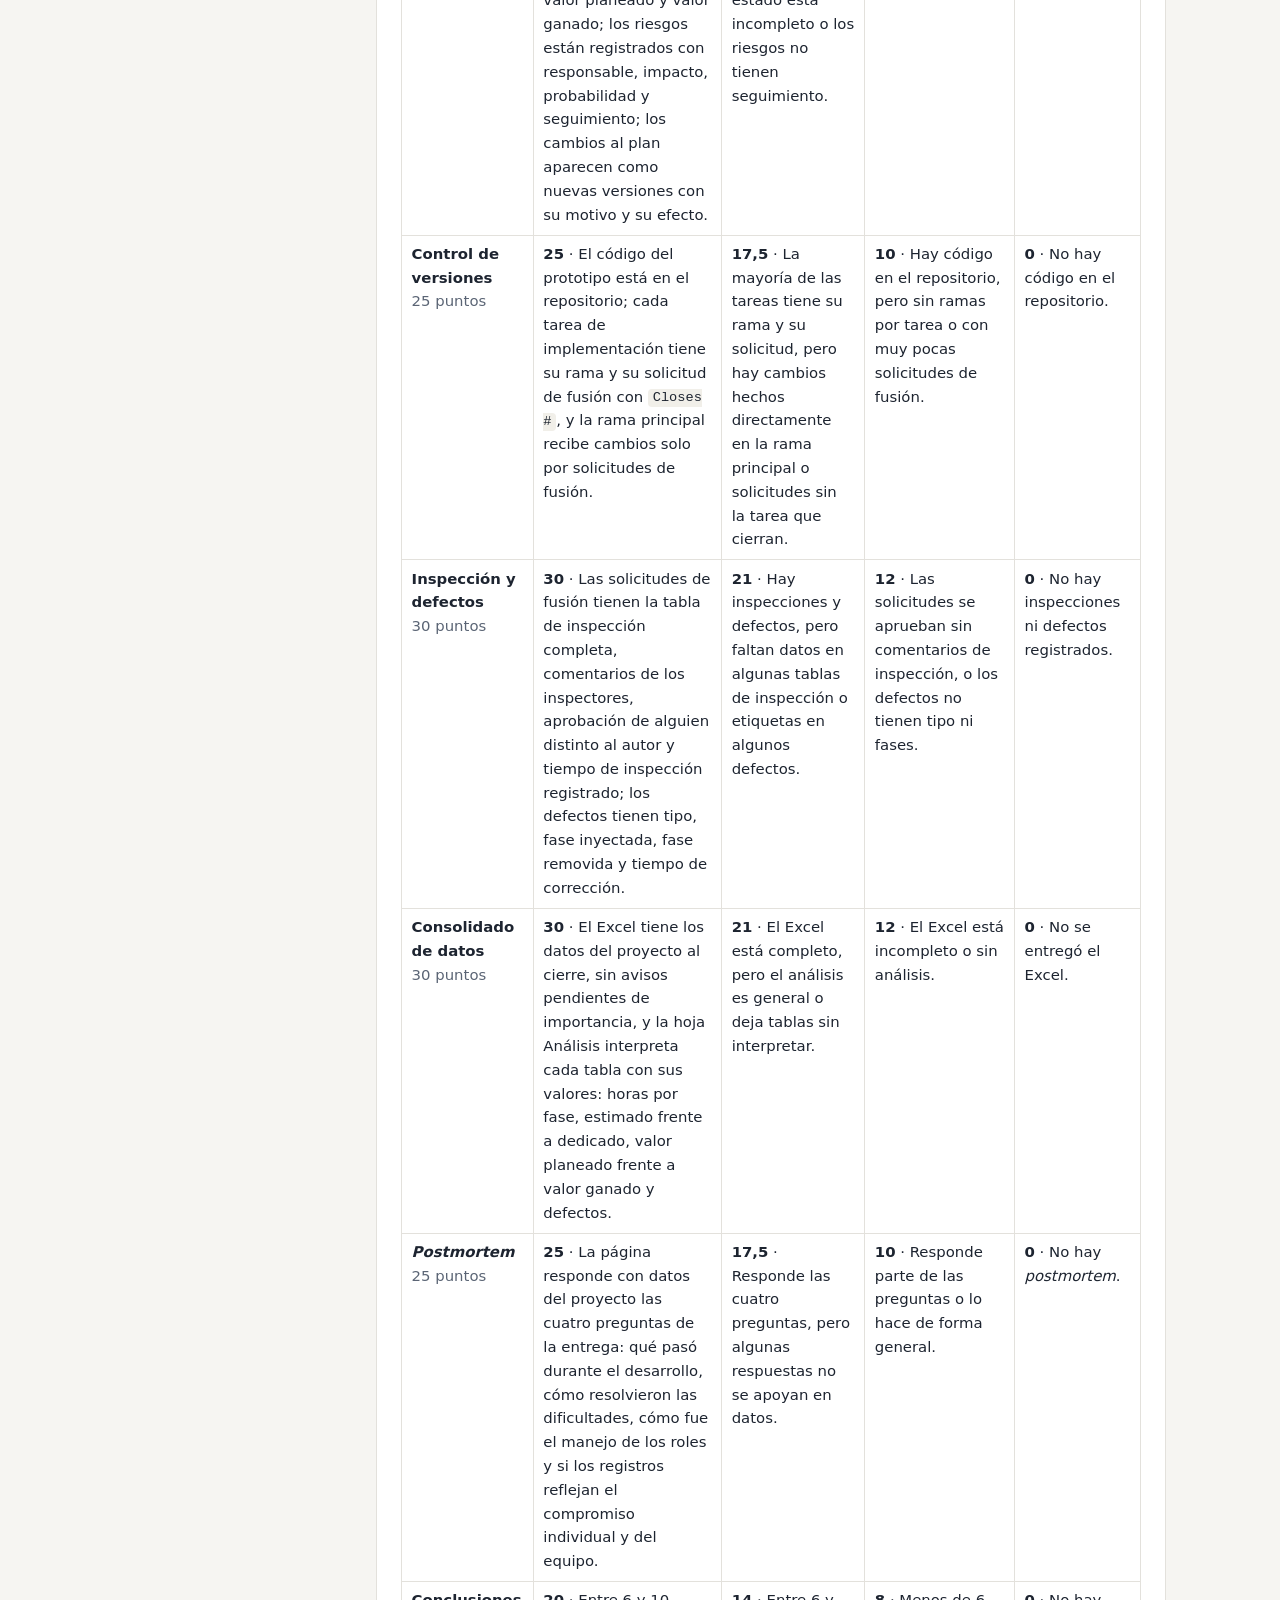
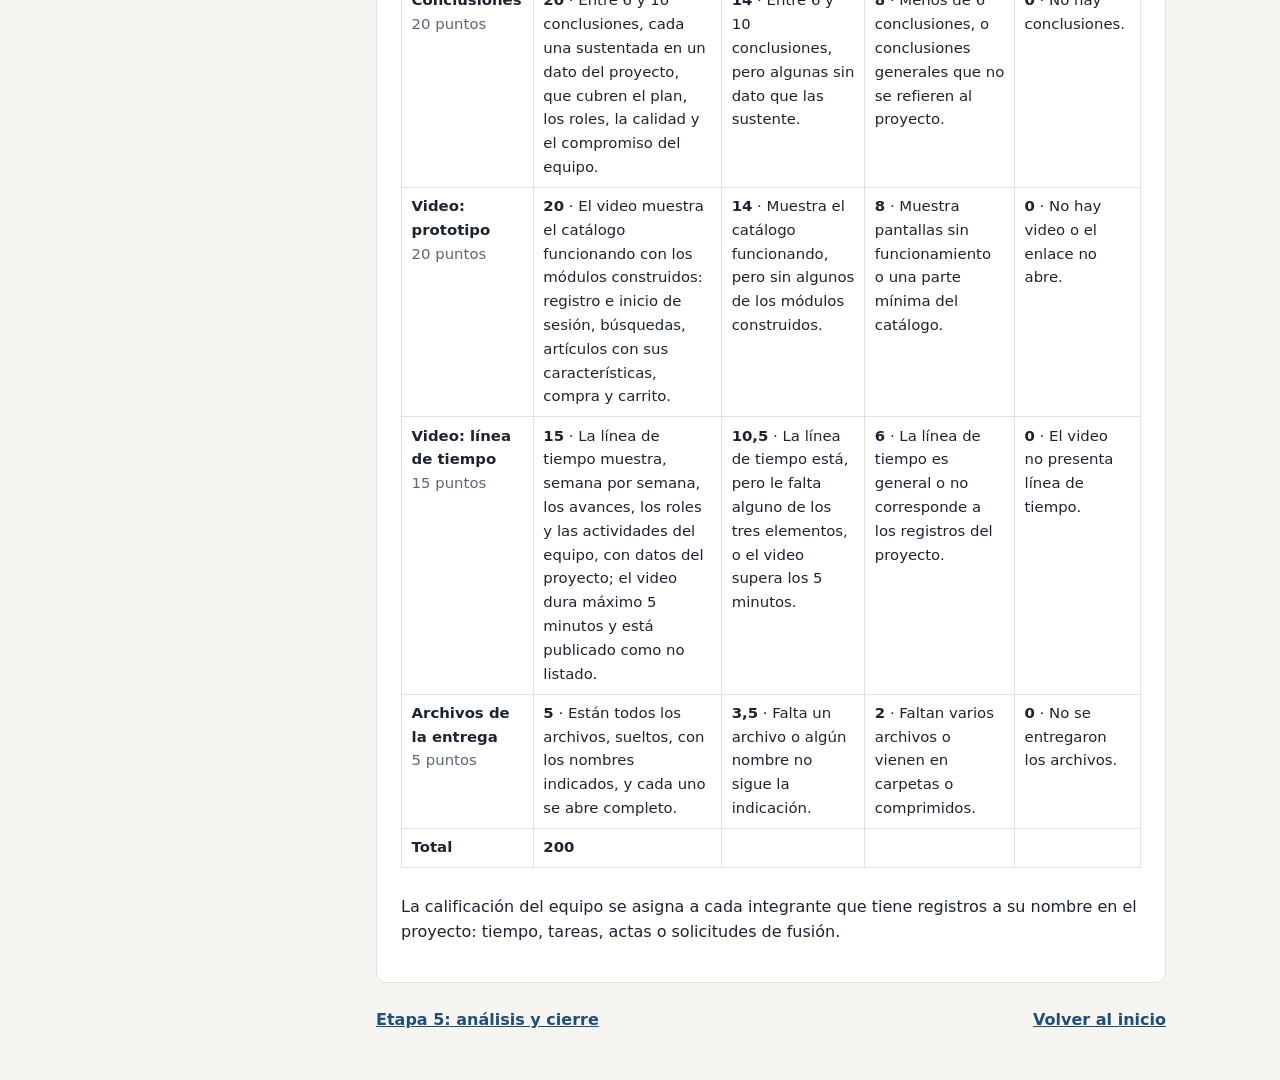
<file: entrega-3.html>
<!DOCTYPE html>
<html lang="es">
<head>
<meta charset="utf-8">
<meta name="viewport" content="width=device-width, initial-scale=1">
<title>Entrega 3: consolidado, postmortem y sustentación · TSP</title>
<link rel="stylesheet" href="etapas/manual.css">
</head>
<body>
<header class="top"><div class="wrap">
  <p class="kicker">Proyecto TSP en GitLab · Entrega 3</p>
  <h1>Cómo preparar la Entrega 3</h1>
  <p>La Entrega 3 reúne el consolidado de los registros del proyecto, el análisis del equipo, el <i>postmortem</i> con sus conclusiones y la sustentación en video con el prototipo y la línea de tiempo.</p>
  <div class="alert" style="margin:1rem 0 0;background:#fff;color:var(--ink)"><strong>Este material corresponde a la Entrega 3.</strong></div>
  <nav><a href="index.html">Inicio</a><a href="etapa-1.html">Etapa 1: montaje</a><a href="etapa-2.html">Etapa 2: planeación y registro de tiempo</a><a href="etapa-3.html">Etapa 3: seguimiento semanal</a><a href="etapa-4.html">Etapa 4: código y calidad</a><a href="etapa-5.html">Etapa 5: análisis y cierre</a><a href="entrega-2.html">Entrega 2</a><a class="on" href="entrega-3.html">Entrega 3</a></nav>
</div></header>

<div class="layout">
<nav class="side" aria-label="Contenido">
  <ul>
    <li><a href="#que">Qué se entrega</a></li>
    <li><a href="#excel">Excel del proyecto</a></li>
    <li><a href="#postmortem"><i>Postmortem</i> y video</a></li>
    <li><a href="#reuniones">Reuniones semanales</a></li>
    <li><a href="#inspeccion">Una inspección</a></li>
    <li><a href="#subir">Cómo subir los archivos</a></li>
    <li><a href="#rubrica">Cómo se evalúa</a></li>
  </ul>
</nav>

<main>

<section id="que">
  <h2>Qué se entrega</h2>
  <p>La Entrega 3 pide el resumen consolidado del desarrollo, de las actas y del proceso; la reflexión del equipo sobre lo que pasó en el proyecto, las dificultades, los roles y el compromiso de cada uno; entre 6 y 10 conclusiones; y un video con el prototipo del catálogo virtual y la línea de tiempo del proyecto. Cada una de esas evidencias corresponde a un archivo:</p>
  <table>
    <tr><th>Evidencia</th><th>Archivo</th><th>De dónde sale</th></tr>
    <tr><td>Consolidado de los registros: tareas, tiempo, solicitudes de fusión, defectos, riesgos, tablas, línea de tiempo y análisis del equipo</td><td><code>TSP_E3_SGxx_datos.xlsx</code></td><td>Generador de evidencias, con la hoja Análisis diligenciada</td></tr>
    <tr><td><i>Postmortem</i>: resumen consolidado, reflexión, roles, compromiso, calidad, conclusiones y enlace del video</td><td><code>TSP_E3_SGxx_postmortem.pdf</code></td><td>Wiki: <i>Postmortem</i></td></tr>
    <tr><td>Seguimiento semanal: actas con los reportes de cada rol</td><td><code>TSP_E3_SGxx_reunion1.pdf</code>, <code>TSP_E3_SGxx_reunion2.pdf</code> y así sucesivamente</td><td>Cada acta de reunión semanal posterior a la Entrega 2</td></tr>
    <tr><td>Una inspección completa</td><td><code>TSP_E3_SGxx_inspeccion.pdf</code></td><td>Una solicitud de fusión inspeccionada, aprobada y fusionada</td></tr>
  </table>
  <p>En los nombres, <code>SGxx</code> es el número de su subgrupo, por ejemplo <code>SG05</code>. Si generaron el Excel desde el CSV, sin <i>token</i>, agreguen también <code>TSP_E3_SGxx_tiempo.pdf</code> con el informe de tiempo del grupo, como en la Entrega 2.</p>
  <p>Para guardar una página de GitLab como PDF sigan los pasos de la <a href="entrega-2.html#pdf">Entrega 2</a>.</p>
</section>

<section id="excel">
  <h2>Excel del proyecto</h2>
  <ol class="steps">
    <li>Cuando el proyecto esté cerrado, generen el Excel con el <a href="generador.html">generador de evidencias</a>, como se explica en la <a href="etapa-5.html#generar">etapa 5</a>.</li>
    <li>Revisen los avisos del generador y corrijan en GitLab lo que corresponda. Generen el Excel de nuevo.</li>
    <li>Diligencien la hoja <b>Análisis</b> con lo que muestra cada tabla.</li>
    <li>Guarden el archivo con el nombre <code>TSP_E3_SGxx_datos.xlsx</code> y revoquen el <i>token</i>.</li>
  </ol>
</section>

<section id="postmortem">
  <h2><i>Postmortem</i> y video</h2>
  <ol class="steps">
    <li>Completen la página <b><i>Postmortem</i></b> de la wiki, como se explica en la <a href="etapa-5.html#postmortem">etapa 5</a>, con las conclusiones y el enlace del video.</li>
    <li>Comprueben que el enlace del video abre en una ventana privada del navegador y que el video dura máximo 5 minutos.</li>
    <li>Guarden la página como PDF con el nombre <code>TSP_E3_SGxx_postmortem.pdf</code>. Revisen que en el PDF se vean completas las tablas y el enlace.</li>
  </ol>
</section>

<section id="reuniones">
  <h2>Reuniones semanales</h2>
  <ol class="steps">
    <li>En <b>Elementos de trabajo</b>, con <b>Estado</b> en <b>Cualquiera</b>, filtren por la etiqueta <code>reunion-semanal</code>.</li>
    <li>Abran cada acta posterior a la Entrega 2 y guárdenla como PDF, con los comentarios de los reportes visibles. Si la descripción es larga, seleccionen <b>Leer más</b> antes de imprimir para que se vea completa. Los nombres de los archivos son <code>TSP_E3_SGxx_reunion1.pdf</code>, <code>TSP_E3_SGxx_reunion2.pdf</code> y así sucesivamente, en orden de fecha.</li>
  </ol>
</section>

<section id="inspeccion">
  <h2>Una inspección</h2>
  <ol class="steps">
    <li>Elijan una solicitud de fusión que muestre bien el recorrido de la etapa 4: tabla de inspección completa, comentarios de los inspectores, defectos registrados, aprobación y fusión.</li>
    <li>Abran la solicitud en la pestaña <b>Resumen</b> <i>(Overview)</i>, donde se ven la descripción, los comentarios y la aprobación, y guárdenla como PDF con el nombre <code>TSP_E3_SGxx_inspeccion.pdf</code>.</li>
  </ol>
</section>

<section id="subir">
  <h2>Cómo subir los archivos</h2>
  <ul>
    <li>Suban los archivos sueltos, uno por uno, en la misma entrega. No los suban dentro de una carpeta ni comprimidos.</li>
    <li>Antes de subir, abran cada archivo y revisen que se vea completo.</li>
    <li>La entrega la sube un integrante del equipo; los demás revisan que haya quedado completa.</li>
    <li>Se consideran participantes de la entrega los integrantes que tienen registros a su nombre en el proyecto: tiempo, tareas, actas o solicitudes de fusión.</li>
  </ul>
</section>

<section id="rubrica">
  <h2>Cómo se evalúa</h2>
  <p>La Entrega 3 se califica sobre 200 puntos con esta rúbrica. En cada criterio se asigna el nivel que mejor describe lo que muestran los archivos: <b>Completo</b> (100 % de los puntos del criterio), <b>Adecuado</b> (70 %), <b>Parcial</b> (40 %) o <b>Ausente</b> (0). La nota es la suma de los criterios.</p>
  <div style="overflow-x:auto"><table>
    <tr><th>Criterio y puntos</th><th>Completo</th><th>Adecuado</th><th>Parcial</th><th>Ausente</th></tr>
    <tr><td><b>Seguimiento semanal</b><br><span style="color:var(--muted)">30 puntos</span></td><td><b>30</b> · Hay un acta por semana con el reporte de cada integrante como comentario y el reporte de estado del proyecto con horas, valor planeado y valor ganado; los riesgos están registrados con responsable, impacto, probabilidad y seguimiento; los cambios al plan aparecen como nuevas versiones con su motivo y su efecto.</td><td><b>21</b> · Las actas están, pero falta el reporte de algún integrante, el reporte de estado está incompleto o los riesgos no tienen seguimiento.</td><td><b>12</b> · Falta el acta de alguna semana, o las actas no tienen reportes de los roles.</td><td><b>0</b> · No hay actas de reunión semanal.</td></tr>
    <tr><td><b>Control de versiones</b><br><span style="color:var(--muted)">25 puntos</span></td><td><b>25</b> · El código del prototipo está en el repositorio; cada tarea de implementación tiene su rama y su solicitud de fusión con <code>Closes #</code>, y la rama principal recibe cambios solo por solicitudes de fusión.</td><td><b>17,5</b> · La mayoría de las tareas tiene su rama y su solicitud, pero hay cambios hechos directamente en la rama principal o solicitudes sin la tarea que cierran.</td><td><b>10</b> · Hay código en el repositorio, pero sin ramas por tarea o con muy pocas solicitudes de fusión.</td><td><b>0</b> · No hay código en el repositorio.</td></tr>
    <tr><td><b>Inspección y defectos</b><br><span style="color:var(--muted)">30 puntos</span></td><td><b>30</b> · Las solicitudes de fusión tienen la tabla de inspección completa, comentarios de los inspectores, aprobación de alguien distinto al autor y tiempo de inspección registrado; los defectos tienen tipo, fase inyectada, fase removida y tiempo de corrección.</td><td><b>21</b> · Hay inspecciones y defectos, pero faltan datos en algunas tablas de inspección o etiquetas en algunos defectos.</td><td><b>12</b> · Las solicitudes se aprueban sin comentarios de inspección, o los defectos no tienen tipo ni fases.</td><td><b>0</b> · No hay inspecciones ni defectos registrados.</td></tr>
    <tr><td><b>Consolidado de datos</b><br><span style="color:var(--muted)">30 puntos</span></td><td><b>30</b> · El Excel tiene los datos del proyecto al cierre, sin avisos pendientes de importancia, y la hoja Análisis interpreta cada tabla con sus valores: horas por fase, estimado frente a dedicado, valor planeado frente a valor ganado y defectos.</td><td><b>21</b> · El Excel está completo, pero el análisis es general o deja tablas sin interpretar.</td><td><b>12</b> · El Excel está incompleto o sin análisis.</td><td><b>0</b> · No se entregó el Excel.</td></tr>
    <tr><td><b><i>Postmortem</i></b><br><span style="color:var(--muted)">25 puntos</span></td><td><b>25</b> · La página responde con datos del proyecto las cuatro preguntas de la entrega: qué pasó durante el desarrollo, cómo resolvieron las dificultades, cómo fue el manejo de los roles y si los registros reflejan el compromiso individual y del equipo.</td><td><b>17,5</b> · Responde las cuatro preguntas, pero algunas respuestas no se apoyan en datos.</td><td><b>10</b> · Responde parte de las preguntas o lo hace de forma general.</td><td><b>0</b> · No hay <i>postmortem</i>.</td></tr>
    <tr><td><b>Conclusiones</b><br><span style="color:var(--muted)">20 puntos</span></td><td><b>20</b> · Entre 6 y 10 conclusiones, cada una sustentada en un dato del proyecto, que cubren el plan, los roles, la calidad y el compromiso del equipo.</td><td><b>14</b> · Entre 6 y 10 conclusiones, pero algunas sin dato que las sustente.</td><td><b>8</b> · Menos de 6 conclusiones, o conclusiones generales que no se refieren al proyecto.</td><td><b>0</b> · No hay conclusiones.</td></tr>
    <tr><td><b>Video: prototipo</b><br><span style="color:var(--muted)">20 puntos</span></td><td><b>20</b> · El video muestra el catálogo funcionando con los módulos construidos: registro e inicio de sesión, búsquedas, artículos con sus características, compra y carrito.</td><td><b>14</b> · Muestra el catálogo funcionando, pero sin algunos de los módulos construidos.</td><td><b>8</b> · Muestra pantallas sin funcionamiento o una parte mínima del catálogo.</td><td><b>0</b> · No hay video o el enlace no abre.</td></tr>
    <tr><td><b>Video: línea de tiempo</b><br><span style="color:var(--muted)">15 puntos</span></td><td><b>15</b> · La línea de tiempo muestra, semana por semana, los avances, los roles y las actividades del equipo, con datos del proyecto; el video dura máximo 5 minutos y está publicado como no listado.</td><td><b>10,5</b> · La línea de tiempo está, pero le falta alguno de los tres elementos, o el video supera los 5 minutos.</td><td><b>6</b> · La línea de tiempo es general o no corresponde a los registros del proyecto.</td><td><b>0</b> · El video no presenta línea de tiempo.</td></tr>
    <tr><td><b>Archivos de la entrega</b><br><span style="color:var(--muted)">5 puntos</span></td><td><b>5</b> · Están todos los archivos, sueltos, con los nombres indicados, y cada uno se abre completo.</td><td><b>3,5</b> · Falta un archivo o algún nombre no sigue la indicación.</td><td><b>2</b> · Faltan varios archivos o vienen en carpetas o comprimidos.</td><td><b>0</b> · No se entregaron los archivos.</td></tr>
    <tr><td><b>Total</b></td><td><b>200</b></td><td></td><td></td><td></td></tr>
  </table></div>
  <p>La calificación del equipo se asigna a cada integrante que tiene registros a su nombre en el proyecto: tiempo, tareas, actas o solicitudes de fusión.</p>
</section>

<div class="next"><a href="etapa-5.html">Etapa 5: análisis y cierre</a><a href="index.html">Volver al inicio</a></div>
</main>
</div>
</body>
</html>
</file>
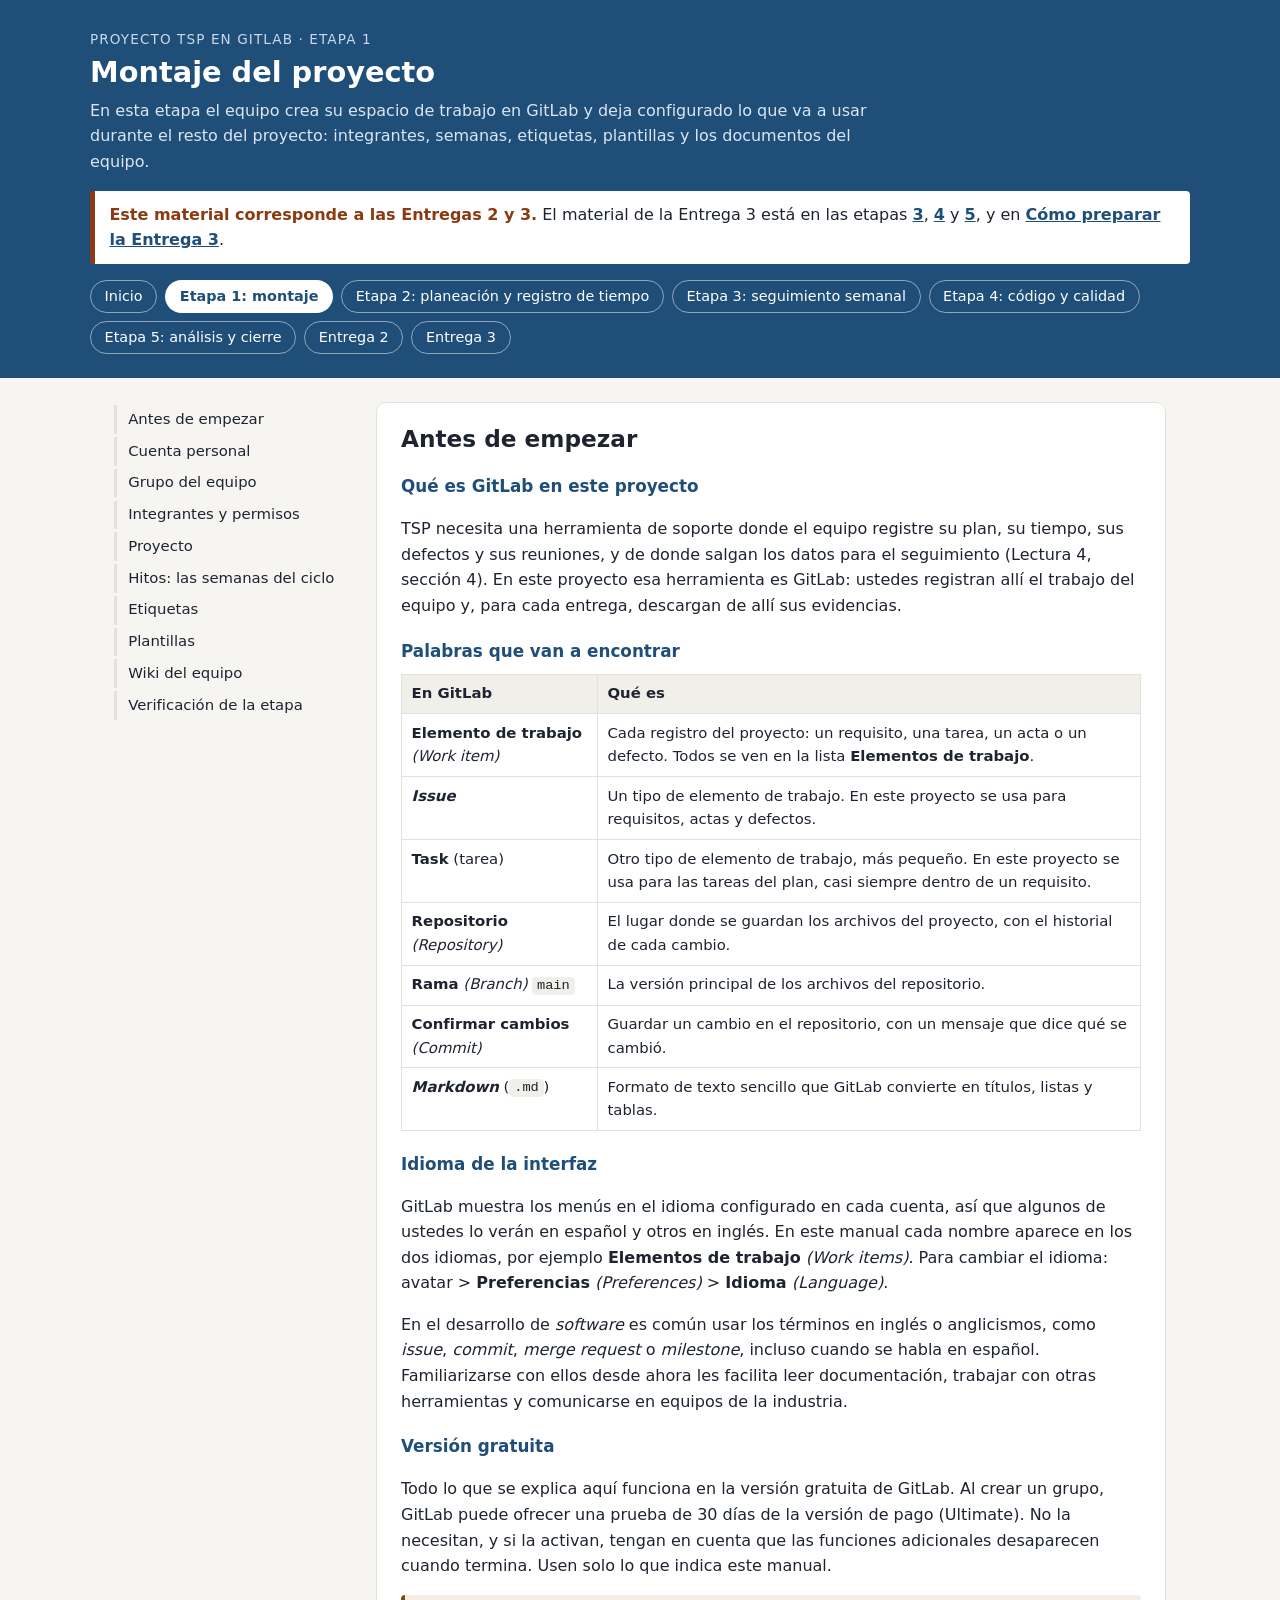
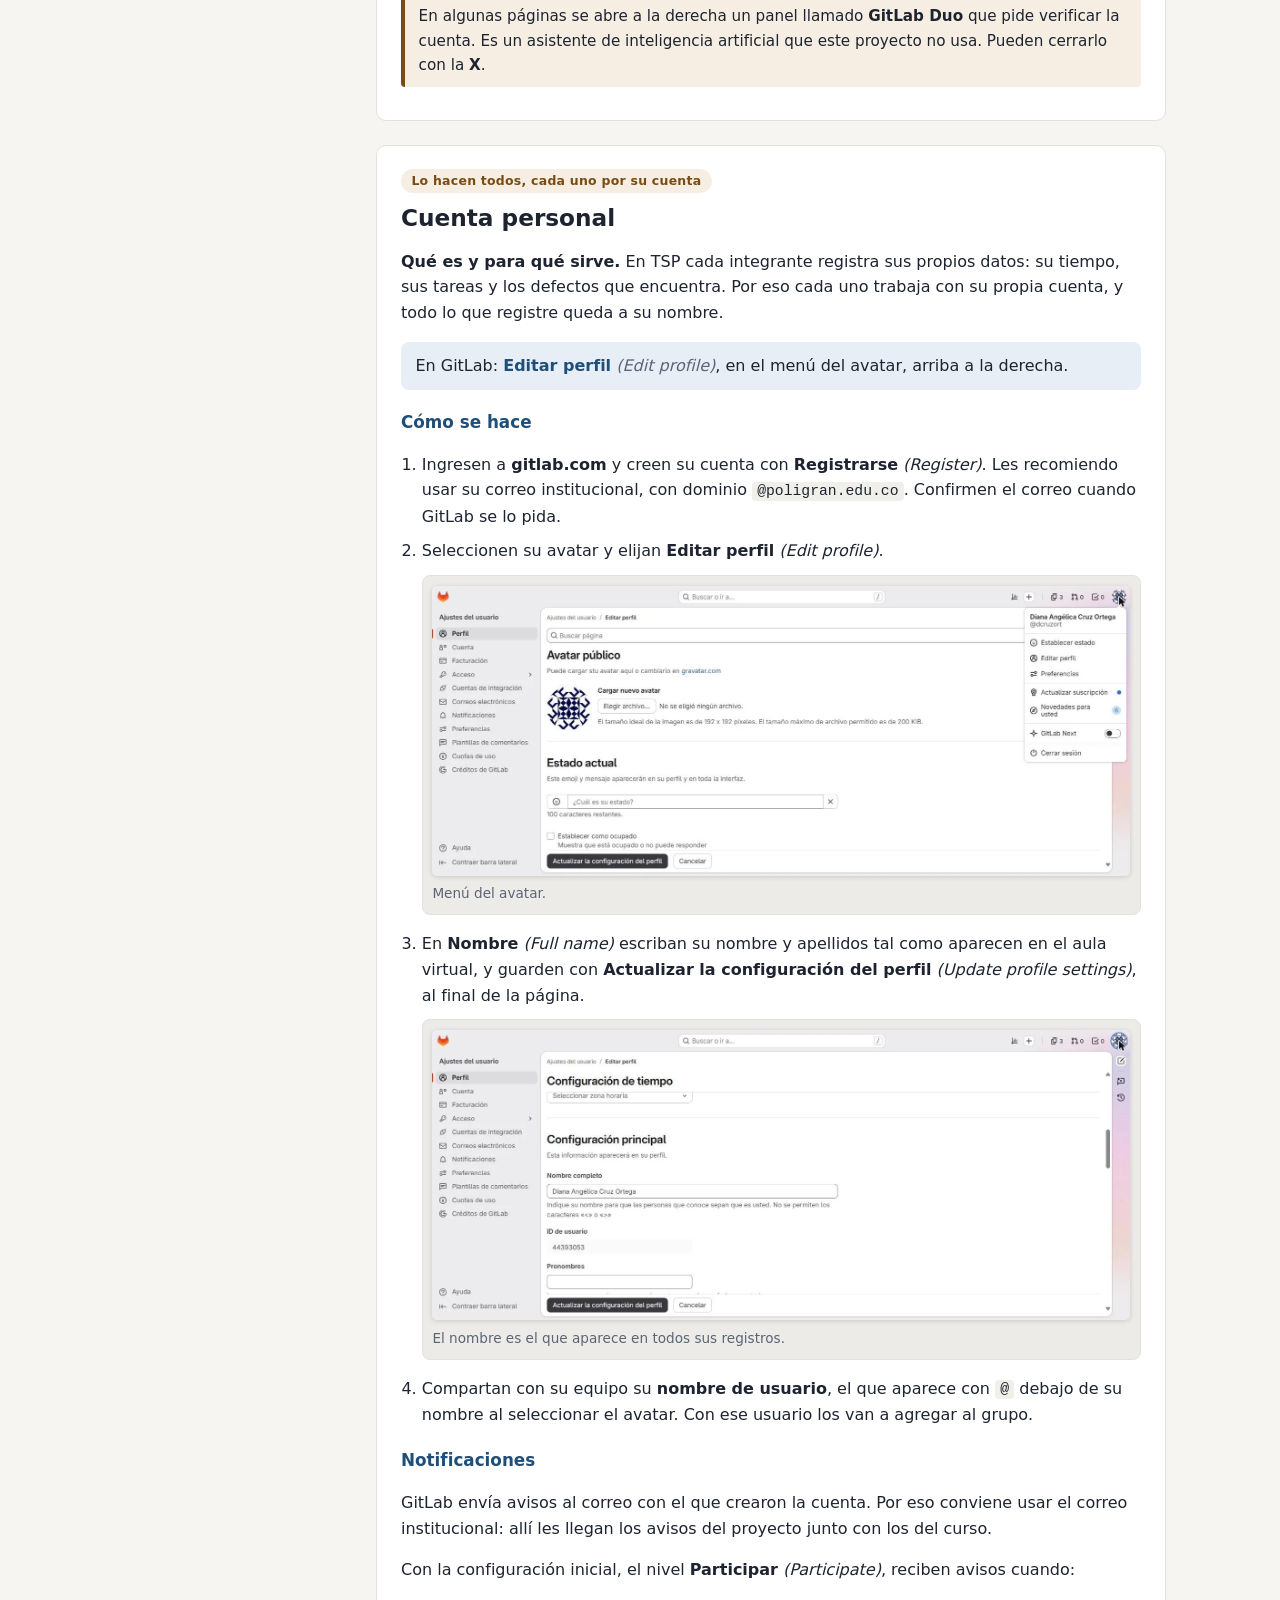
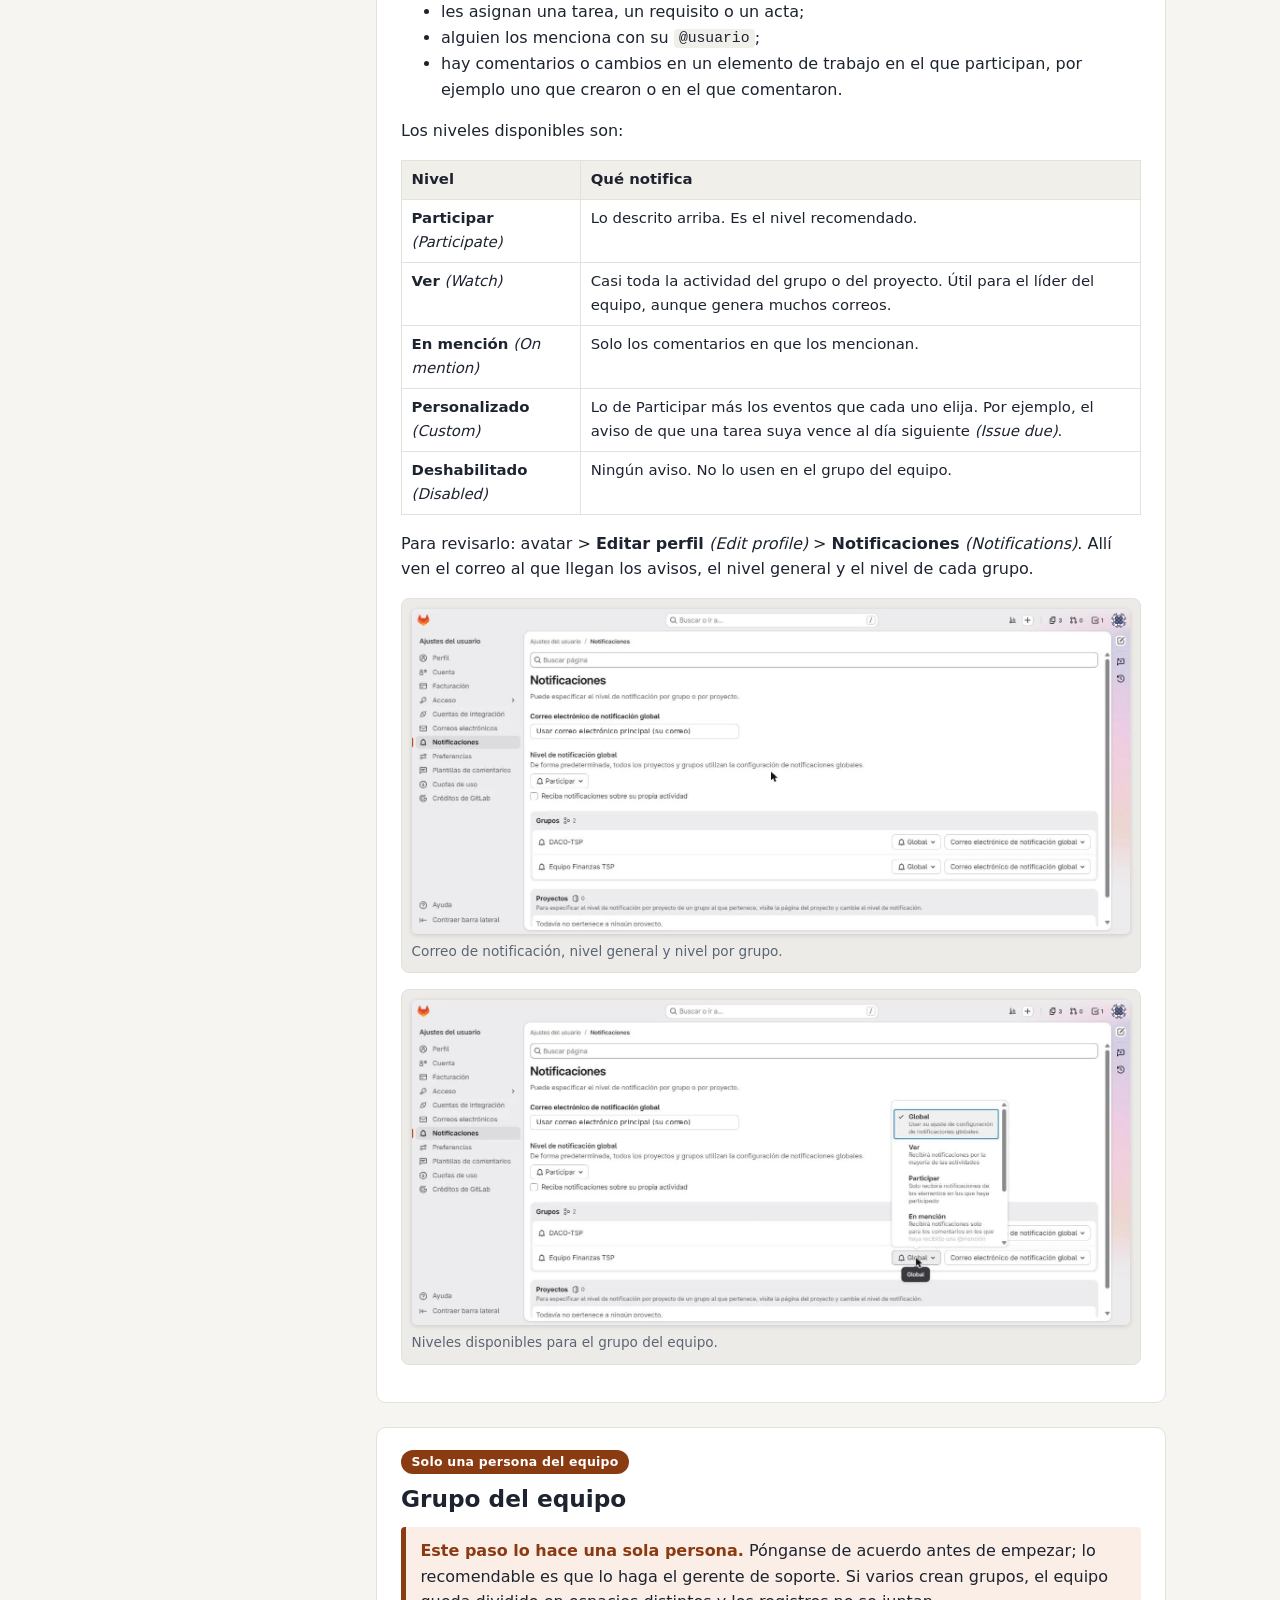
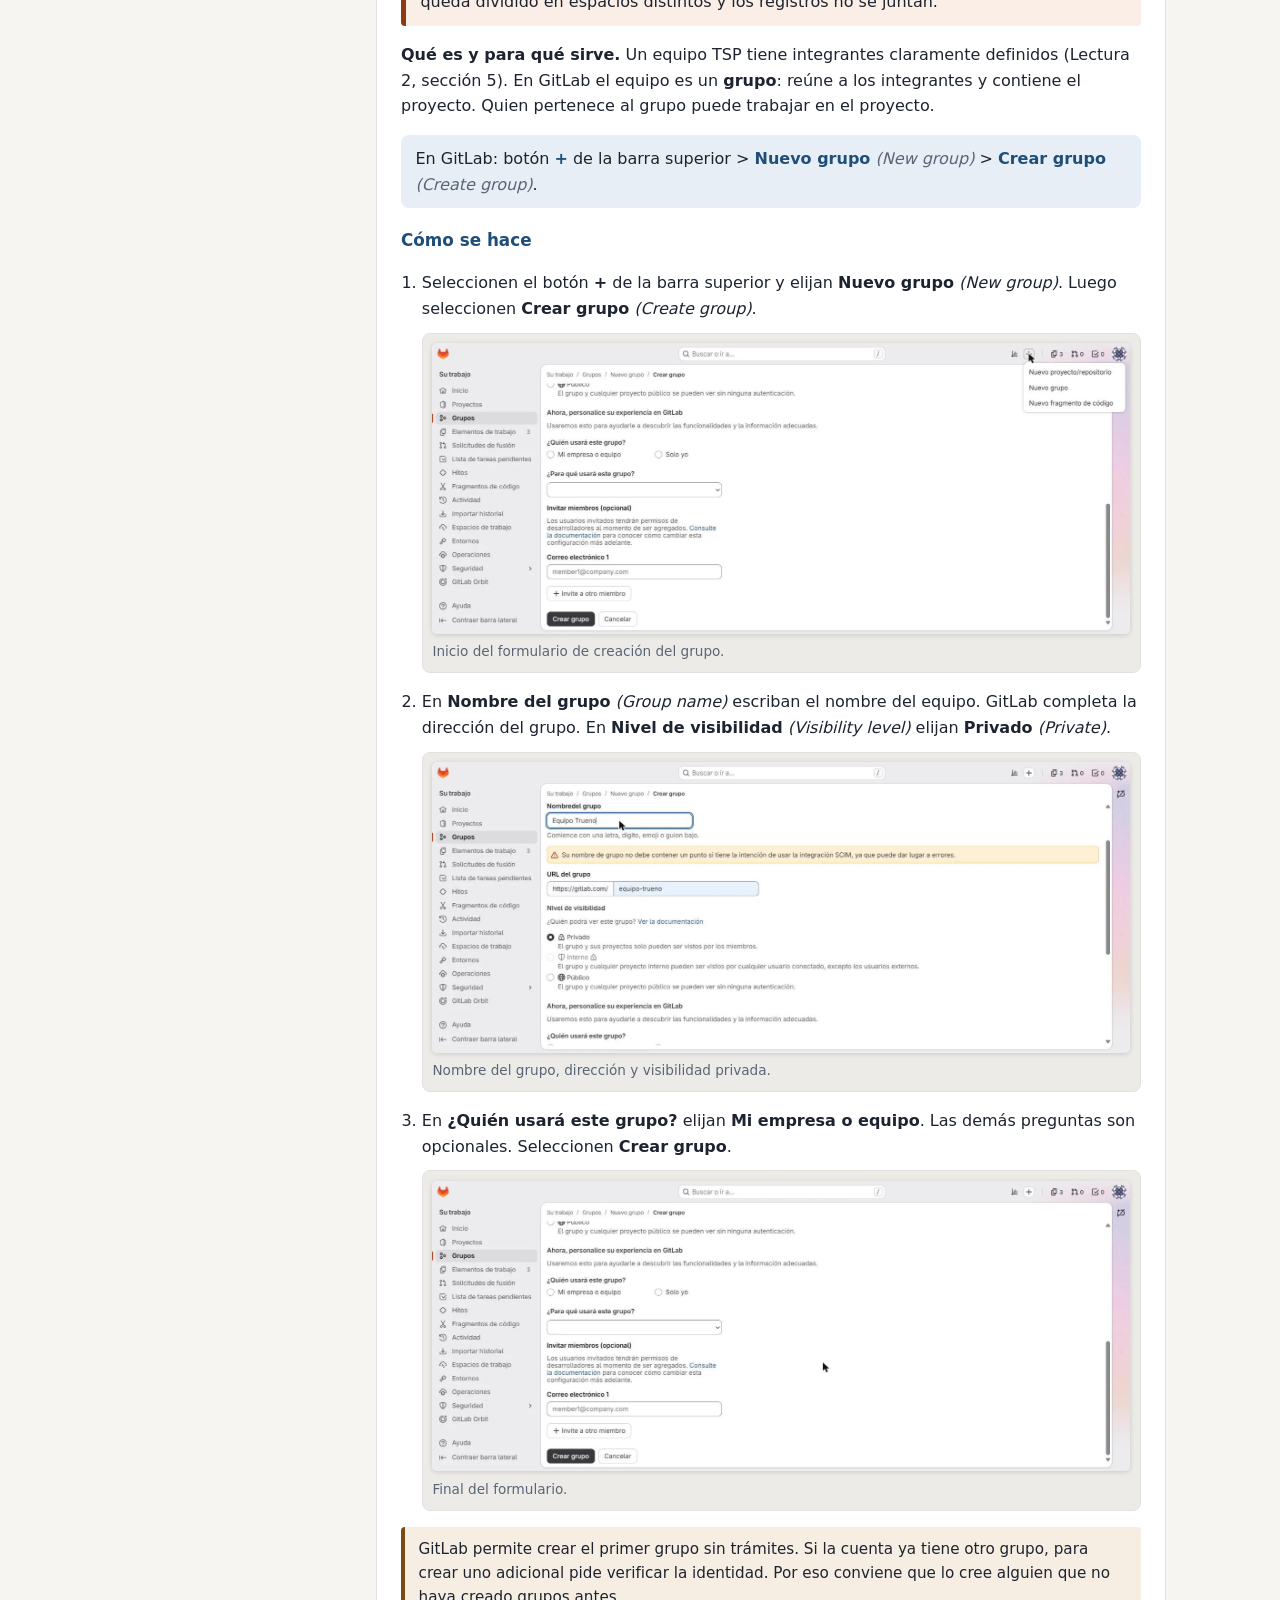
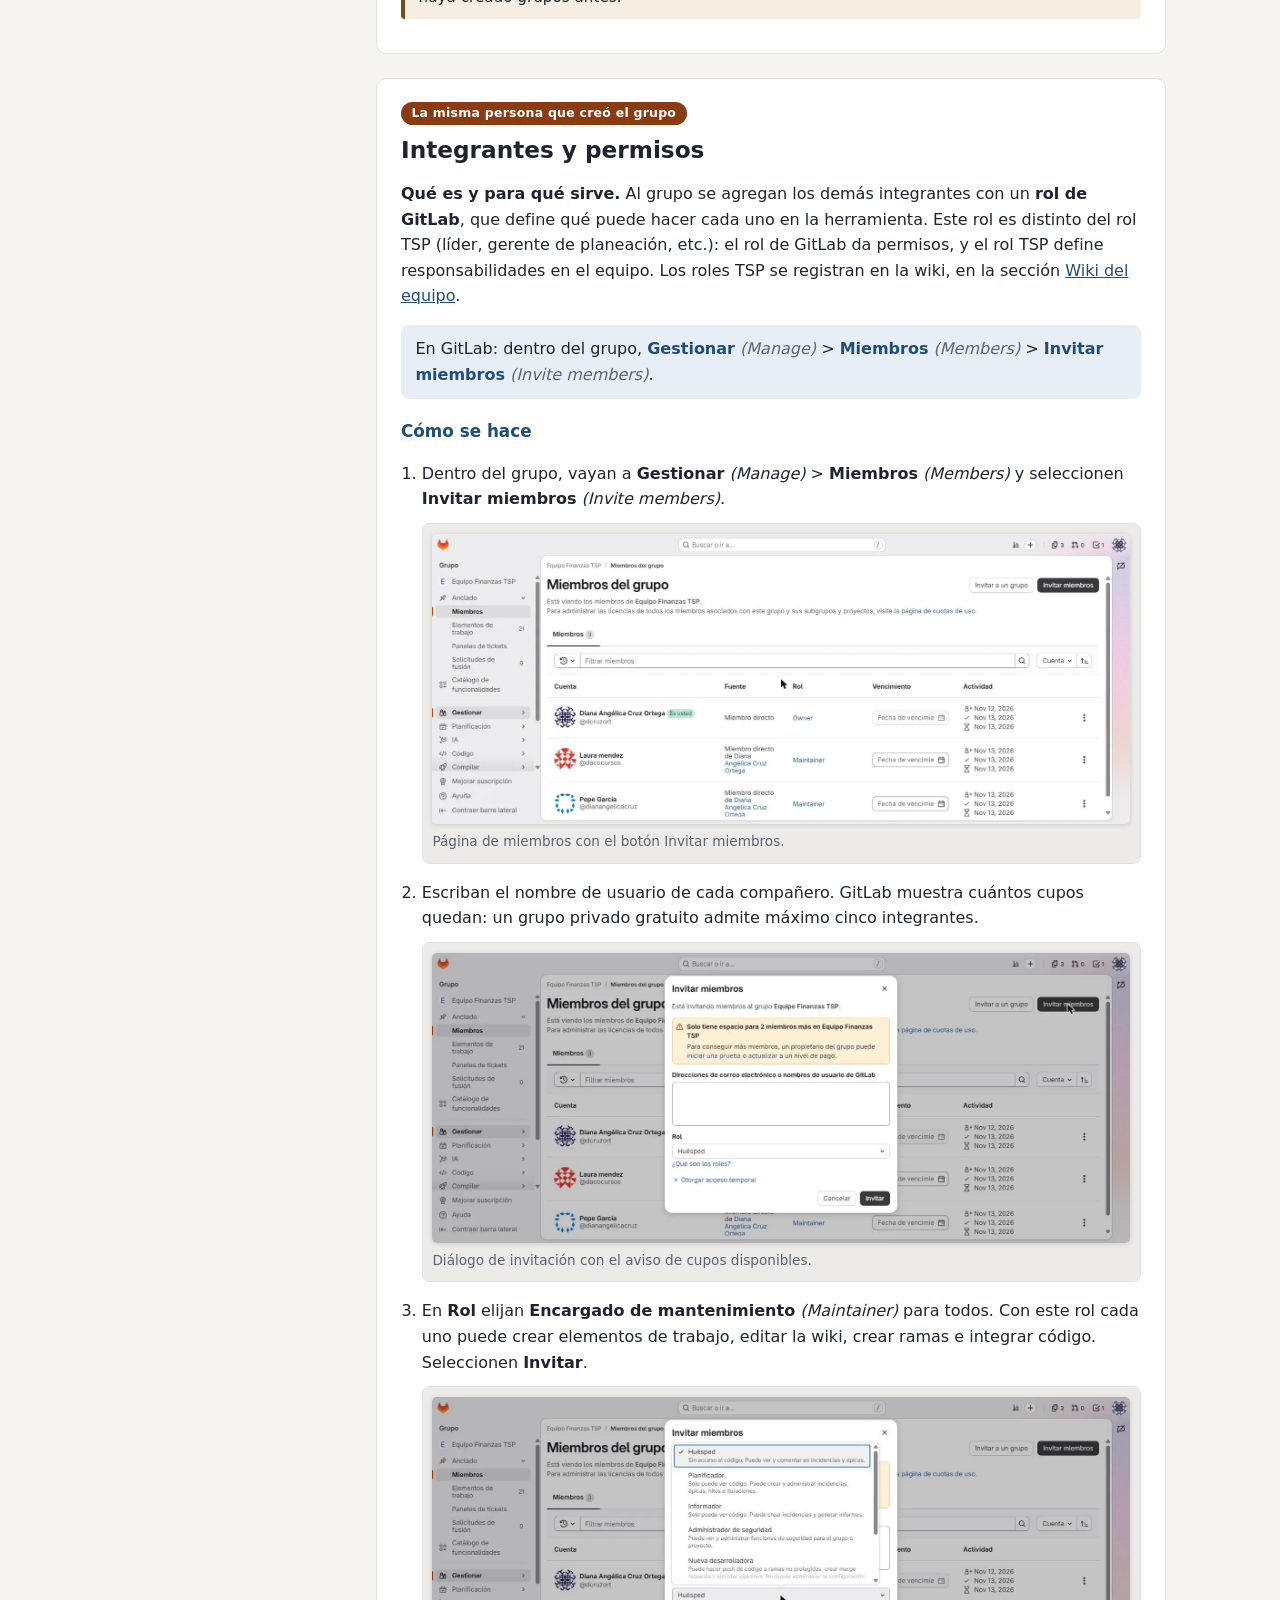
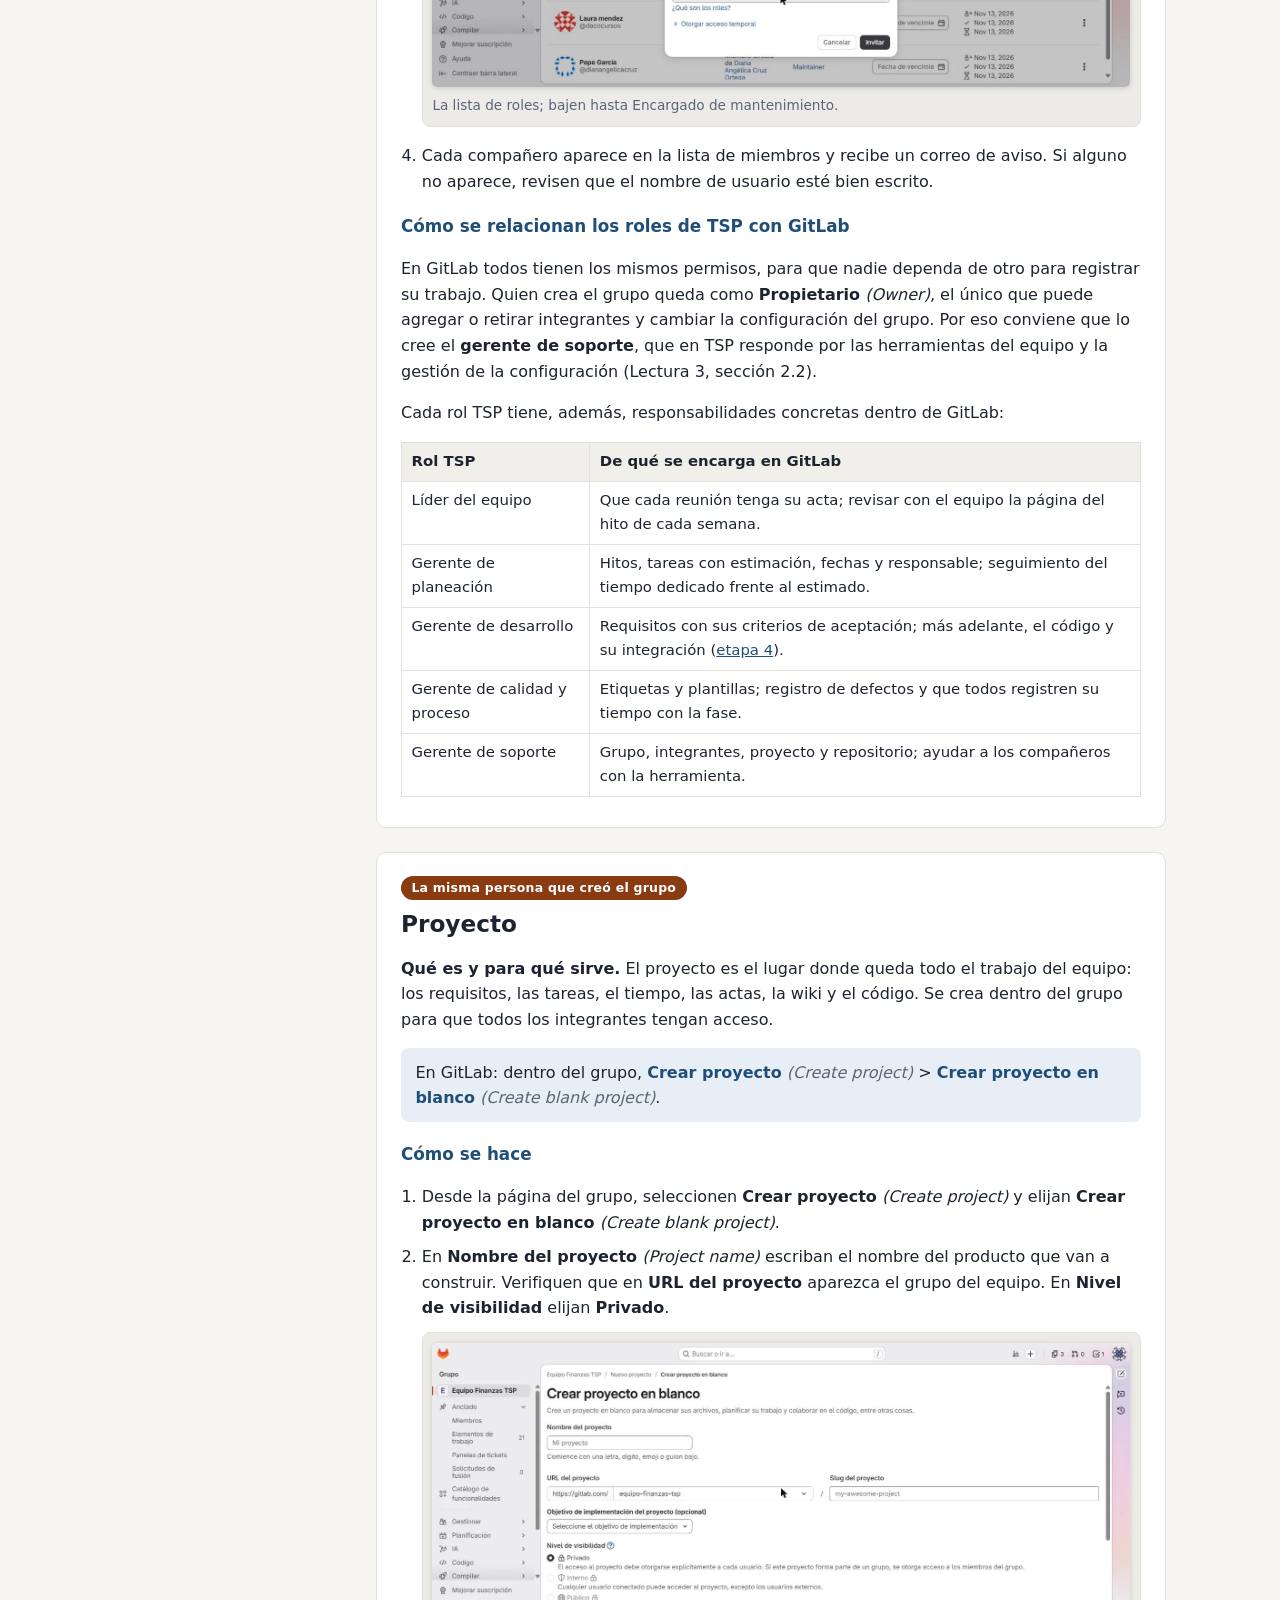
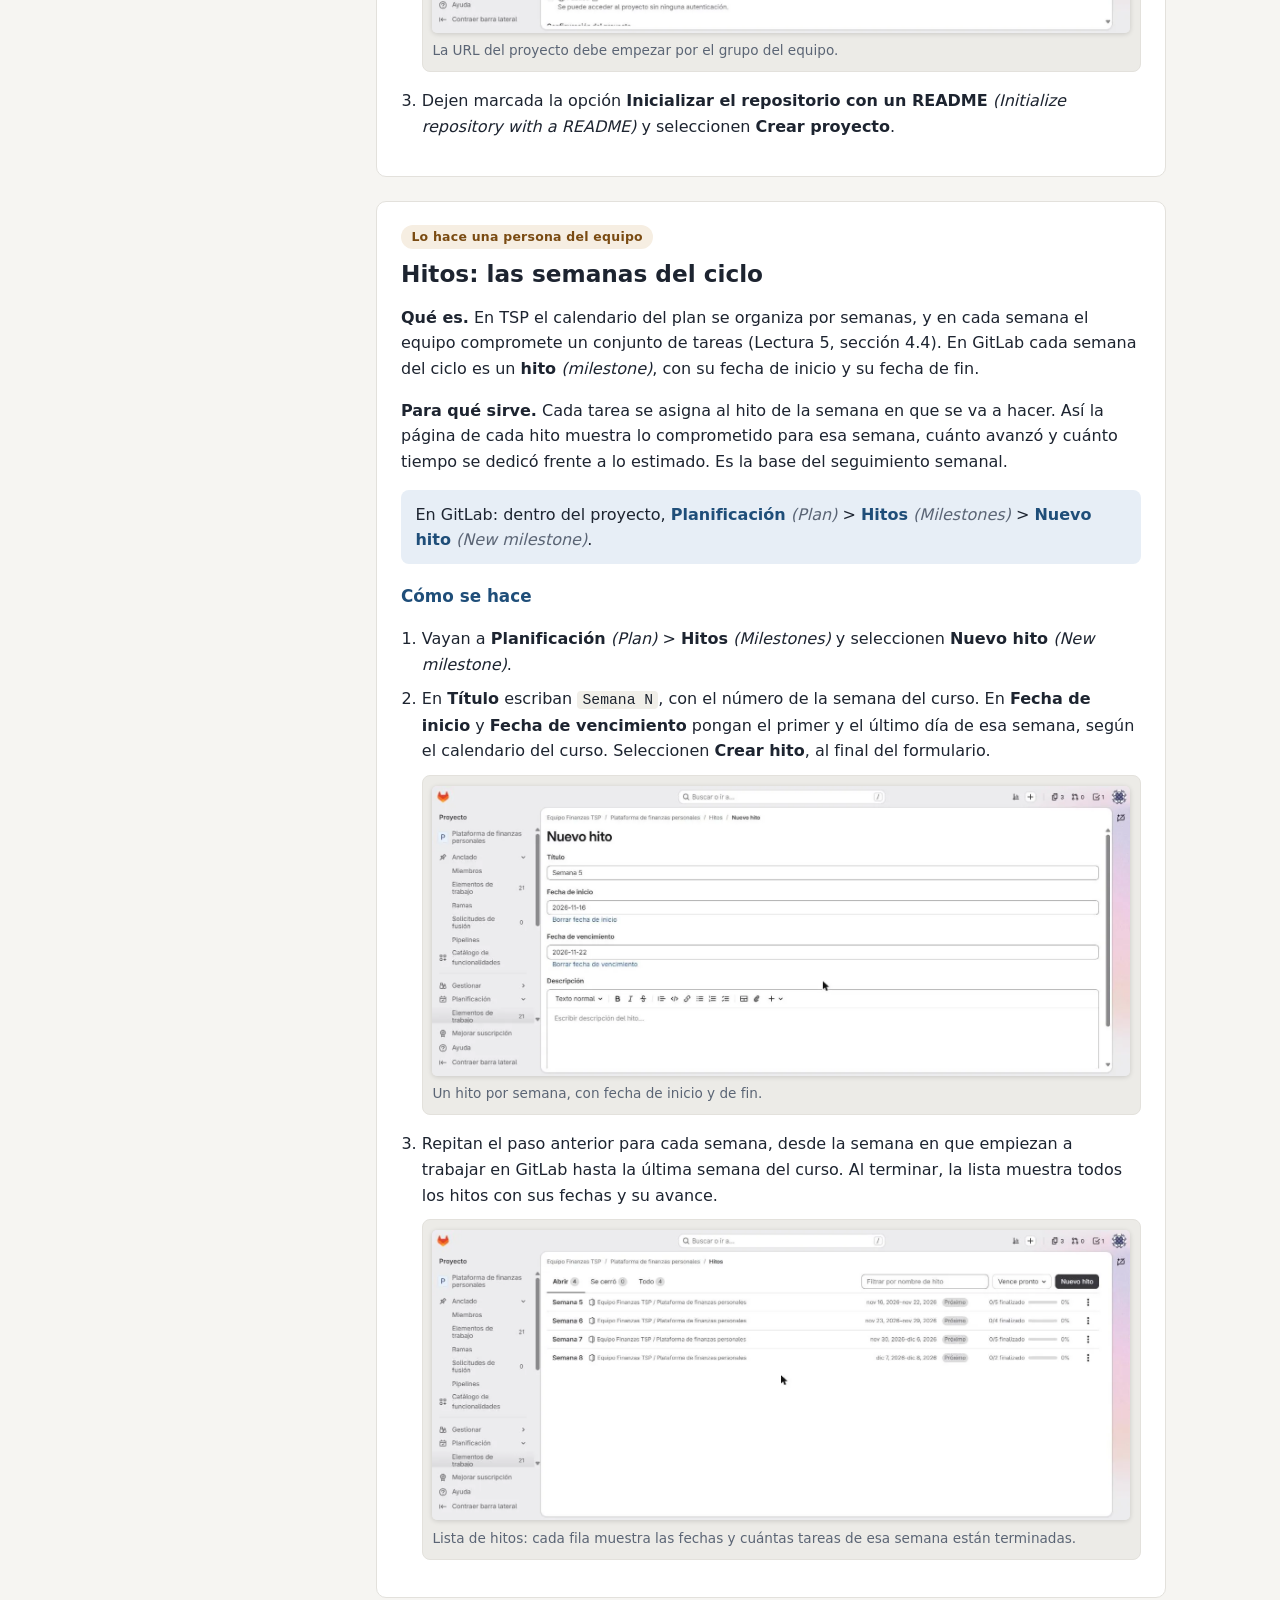
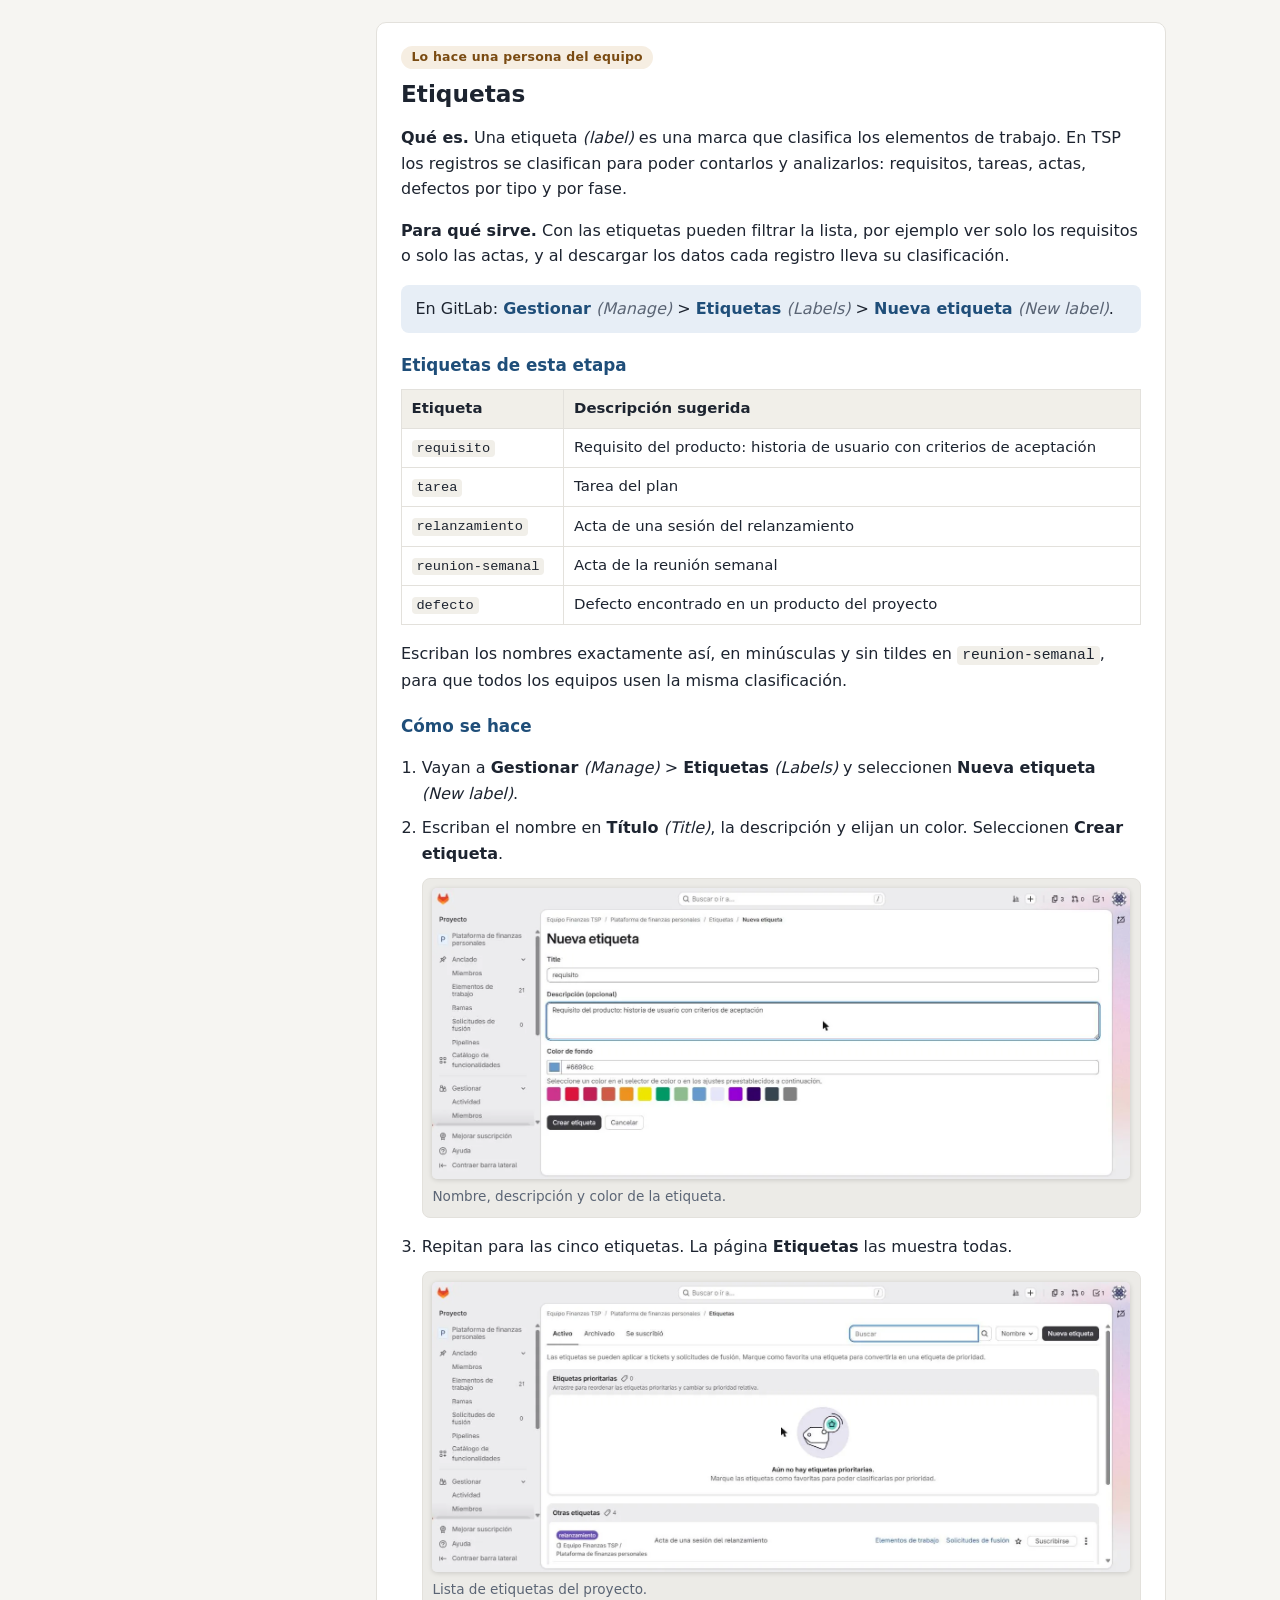
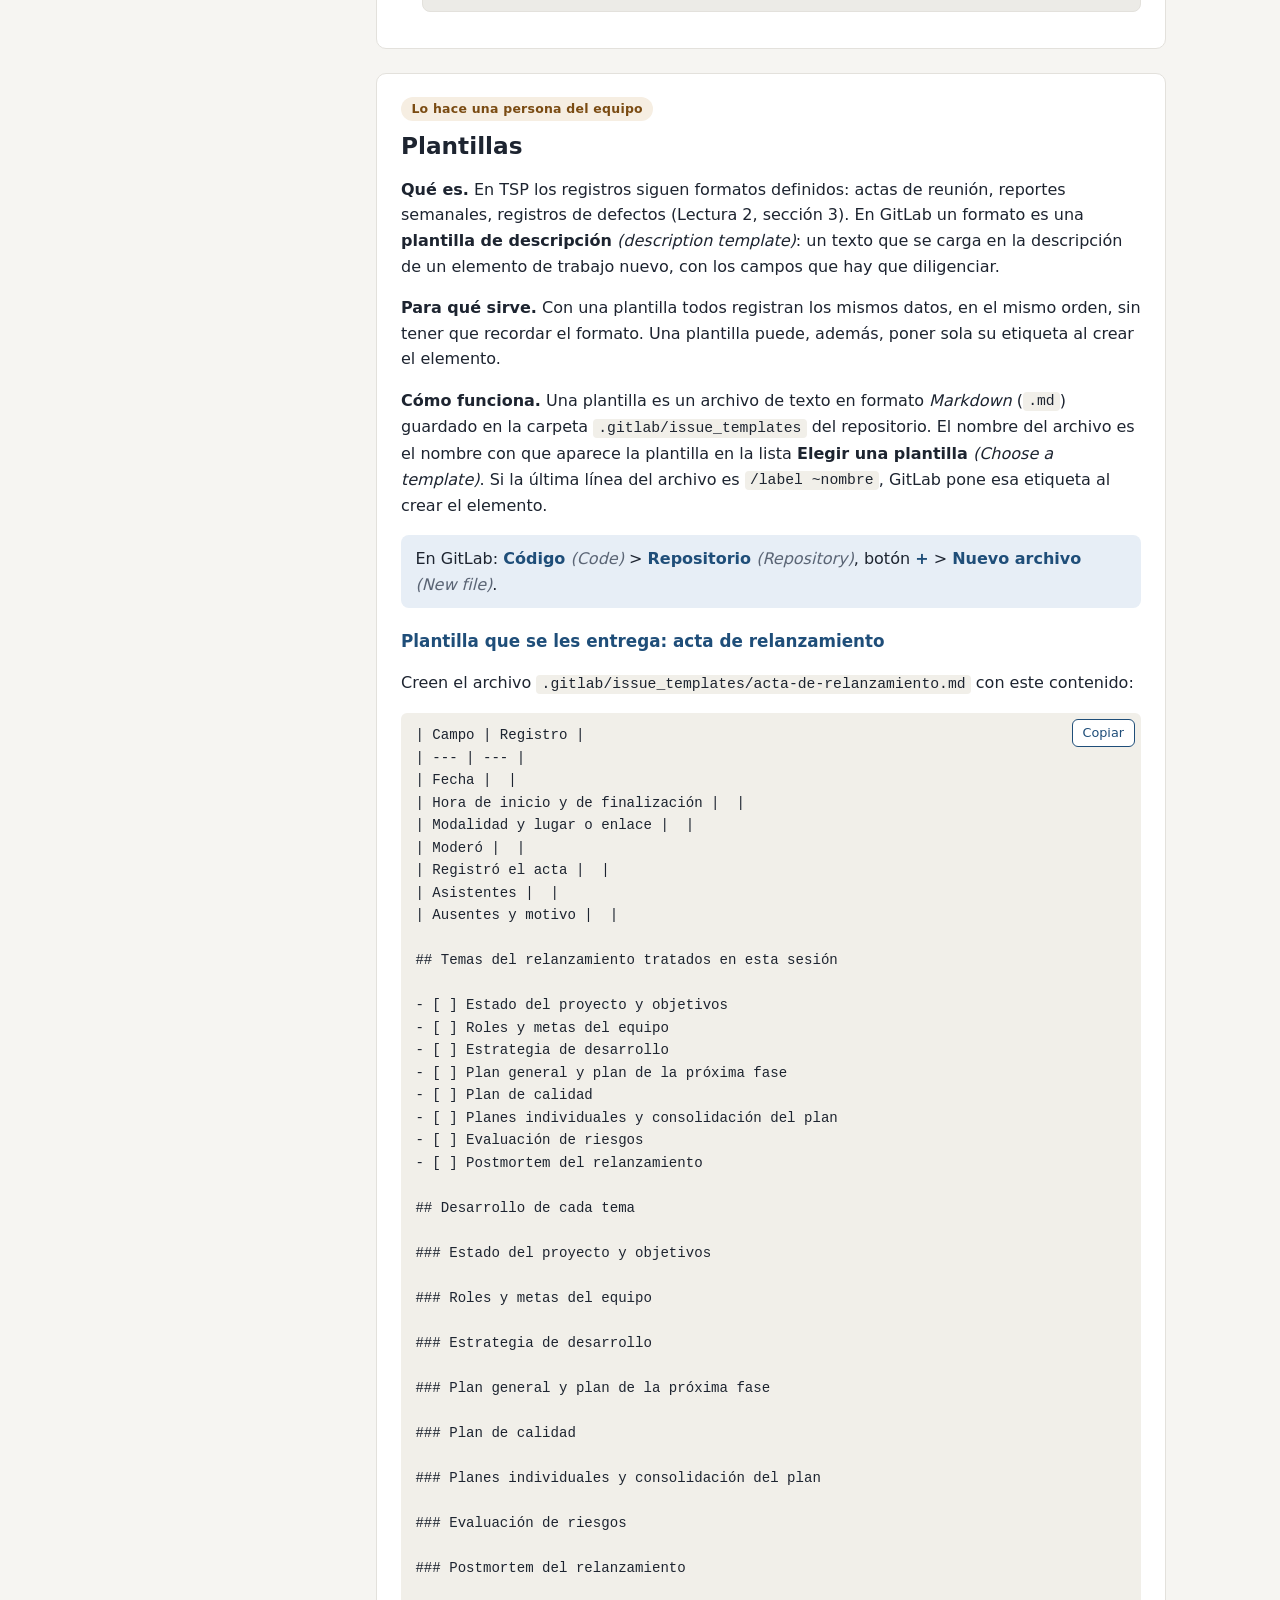
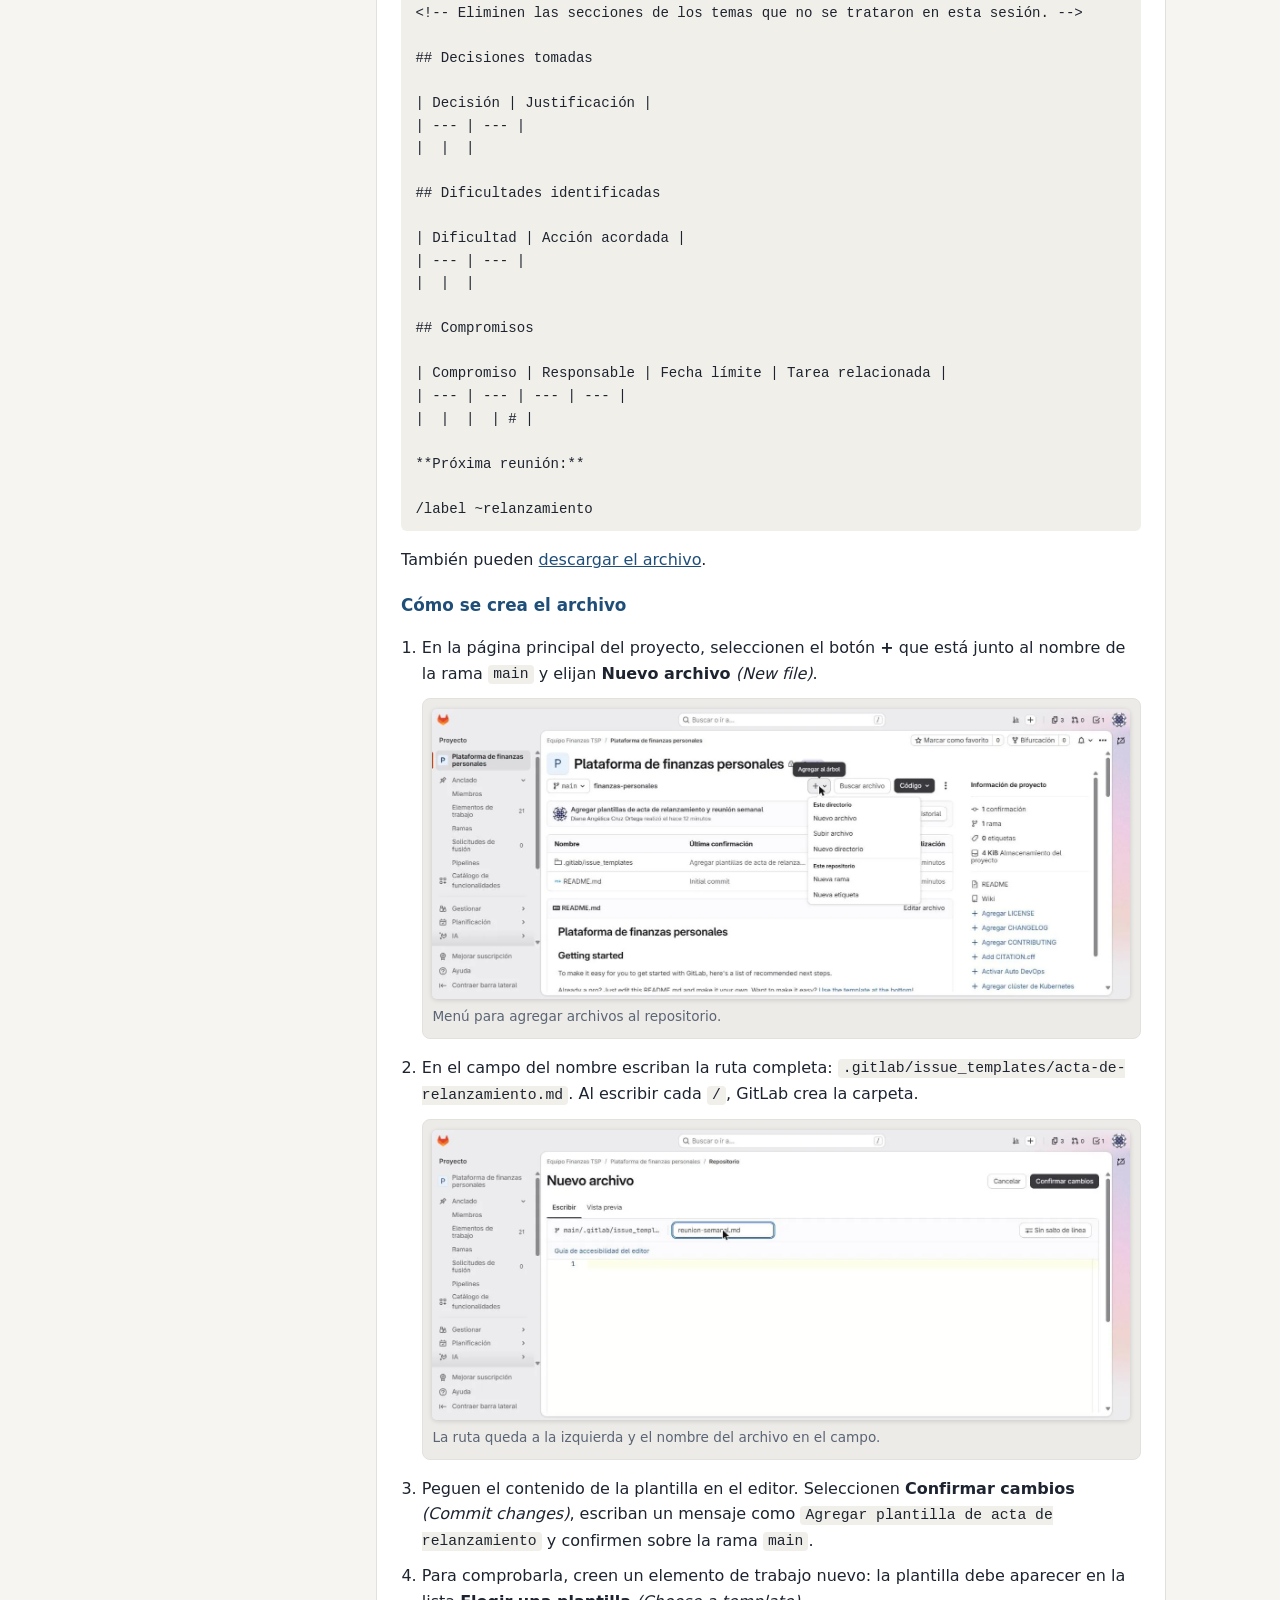
<file: etapa-1.html>
<!DOCTYPE html>
<html lang="es">
<head>
<meta charset="utf-8">
<meta name="viewport" content="width=device-width, initial-scale=1">
<title>Etapa 1: montaje del proyecto en GitLab · TSP</title>
<link rel="stylesheet" href="etapas/manual.css">
</head>
<body>
<header class="top"><div class="wrap">
  <p class="kicker">Proyecto TSP en GitLab · Etapa 1</p>
  <h1>Montaje del proyecto</h1>
  <p>En esta etapa el equipo crea su espacio de trabajo en GitLab y deja configurado lo que va a usar durante el resto del proyecto: integrantes, semanas, etiquetas, plantillas y los documentos del equipo.</p>
  <div class="alert" style="margin:1rem 0 0;background:#fff;color:var(--ink)"><strong>Este material corresponde a las Entregas 2 y 3.</strong> El material de la Entrega 3 está en las etapas <a style="color:var(--accent);font-weight:600" href="etapa-3.html">3</a>, <a style="color:var(--accent);font-weight:600" href="etapa-4.html">4</a> y <a style="color:var(--accent);font-weight:600" href="etapa-5.html">5</a>, y en <a style="color:var(--accent);font-weight:600" href="entrega-3.html">Cómo preparar la Entrega 3</a>.</div>
  <nav><a href="index.html">Inicio</a><a class="on" href="etapa-1.html">Etapa 1: montaje</a><a href="etapa-2.html">Etapa 2: planeación y registro de tiempo</a><a href="etapa-3.html">Etapa 3: seguimiento semanal</a><a href="etapa-4.html">Etapa 4: código y calidad</a><a href="etapa-5.html">Etapa 5: análisis y cierre</a><a href="entrega-2.html">Entrega 2</a><a href="entrega-3.html">Entrega 3</a></nav>
</div></header>

<div class="layout">
<nav class="side" aria-label="Contenido de la etapa">
  <ul>
    <li><a href="#antes">Antes de empezar</a></li>
    <li><a href="#cuenta">Cuenta personal</a></li>
    <li><a href="#grupo">Grupo del equipo</a></li>
    <li><a href="#integrantes">Integrantes y permisos</a></li>
    <li><a href="#proyecto">Proyecto</a></li>
    <li><a href="#hitos">Hitos: las semanas del ciclo</a></li>
    <li><a href="#etiquetas">Etiquetas</a></li>
    <li><a href="#plantillas">Plantillas</a></li>
    <li><a href="#wiki">Wiki del equipo</a></li>
    <li><a href="#verificar">Verificación de la etapa</a></li>
  </ul>
</nav>

<main>

<section id="antes">
  <h2>Antes de empezar</h2>
  <h3>Qué es GitLab en este proyecto</h3>
  <p>TSP necesita una herramienta de soporte donde el equipo registre su plan, su tiempo, sus defectos y sus reuniones, y de donde salgan los datos para el seguimiento (Lectura 4, sección 4). En este proyecto esa herramienta es GitLab: ustedes registran allí el trabajo del equipo y, para cada entrega, descargan de allí sus evidencias.</p>
  <h3>Palabras que van a encontrar</h3>
  <table>
    <tr><th>En GitLab</th><th>Qué es</th></tr>
    <tr><td><b>Elemento de trabajo</b> <i>(Work item)</i></td><td>Cada registro del proyecto: un requisito, una tarea, un acta o un defecto. Todos se ven en la lista <b>Elementos de trabajo</b>.</td></tr>
    <tr><td><b><i>Issue</i></b></td><td>Un tipo de elemento de trabajo. En este proyecto se usa para requisitos, actas y defectos.</td></tr>
    <tr><td><b>Task</b> (tarea)</td><td>Otro tipo de elemento de trabajo, más pequeño. En este proyecto se usa para las tareas del plan, casi siempre dentro de un requisito.</td></tr>
    <tr><td><b>Repositorio</b> <i>(Repository)</i></td><td>El lugar donde se guardan los archivos del proyecto, con el historial de cada cambio.</td></tr>
    <tr><td><b>Rama</b> <i>(Branch)</i> <code>main</code></td><td>La versión principal de los archivos del repositorio.</td></tr>
    <tr><td><b>Confirmar cambios</b> <i>(Commit)</i></td><td>Guardar un cambio en el repositorio, con un mensaje que dice qué se cambió.</td></tr>
    <tr><td><b><i>Markdown</i></b> (<code>.md</code>)</td><td>Formato de texto sencillo que GitLab convierte en títulos, listas y tablas.</td></tr>
  </table>
  <h3>Idioma de la interfaz</h3>
  <p>GitLab muestra los menús en el idioma configurado en cada cuenta, así que algunos de ustedes lo verán en español y otros en inglés. En este manual cada nombre aparece en los dos idiomas, por ejemplo <b>Elementos de trabajo</b> <i>(Work items)</i>. Para cambiar el idioma: avatar &gt; <b>Preferencias</b> <i>(Preferences)</i> &gt; <b>Idioma</b> <i>(Language)</i>.</p>
  <p>En el desarrollo de <i>software</i> es común usar los términos en inglés o anglicismos, como <i>issue</i>, <i>commit</i>, <i>merge request</i> o <i>milestone</i>, incluso cuando se habla en español. Familiarizarse con ellos desde ahora les facilita leer documentación, trabajar con otras herramientas y comunicarse en equipos de la industria.</p>
  <h3>Versión gratuita</h3>
  <p>Todo lo que se explica aquí funciona en la versión gratuita de GitLab. Al crear un grupo, GitLab puede ofrecer una prueba de 30 días de la versión de pago (Ultimate). No la necesitan, y si la activan, tengan en cuenta que las funciones adicionales desaparecen cuando termina. Usen solo lo que indica este manual.</p>
  <div class="note">En algunas páginas se abre a la derecha un panel llamado <b>GitLab Duo</b> que pide verificar la cuenta. Es un asistente de inteligencia artificial que este proyecto no usa. Pueden cerrarlo con la <b>X</b>.</div>
</section>

<section id="cuenta">
  <span class="who">Lo hacen todos, cada uno por su cuenta</span>
  <h2>Cuenta personal</h2>
  <p><b>Qué es y para qué sirve.</b> En TSP cada integrante registra sus propios datos: su tiempo, sus tareas y los defectos que encuentra. Por eso cada uno trabaja con su propia cuenta, y todo lo que registre queda a su nombre.</p>
  <div class="where">En GitLab: <b>Editar perfil</b> <span class="en">(Edit profile)</span>, en el menú del avatar, arriba a la derecha.</div>
  <h3>Cómo se hace</h3>
  <ol class="steps">
    <li>Ingresen a <b>gitlab.com</b> y creen su cuenta con <b>Registrarse</b> <i>(Register)</i>. Les recomiendo usar su correo institucional, con dominio <code>@poligran.edu.co</code>. Confirmen el correo cuando GitLab se lo pida.</li>
    <li>Seleccionen su avatar y elijan <b>Editar perfil</b> <i>(Edit profile)</i>.
      <figure><img src="etapas/img/e1-cuenta-menu.webp" alt="Menú del avatar con la opción Editar perfil"><figcaption>Menú del avatar.</figcaption></figure></li>
    <li>En <b>Nombre</b> <i>(Full name)</i> escriban su nombre y apellidos tal como aparecen en el aula virtual, y guarden con <b>Actualizar la configuración del perfil</b> <i>(Update profile settings)</i>, al final de la página.
      <figure><img src="etapas/img/e1-cuenta-nombre.webp" alt="Campo Nombre en Editar perfil"><figcaption>El nombre es el que aparece en todos sus registros.</figcaption></figure></li>
    <li>Compartan con su equipo su <b>nombre de usuario</b>, el que aparece con <code>@</code> debajo de su nombre al seleccionar el avatar. Con ese usuario los van a agregar al grupo.</li>
  </ol>
  <h3>Notificaciones</h3>
  <p>GitLab envía avisos al correo con el que crearon la cuenta. Por eso conviene usar el correo institucional: allí les llegan los avisos del proyecto junto con los del curso.</p>
  <p>Con la configuración inicial, el nivel <b>Participar</b> <i>(Participate)</i>, reciben avisos cuando:</p>
  <ul>
    <li>les asignan una tarea, un requisito o un acta;</li>
    <li>alguien los menciona con su <code>@usuario</code>;</li>
    <li>hay comentarios o cambios en un elemento de trabajo en el que participan, por ejemplo uno que crearon o en el que comentaron.</li>
  </ul>
  <p>Los niveles disponibles son:</p>
  <table>
    <tr><th>Nivel</th><th>Qué notifica</th></tr>
    <tr><td><b>Participar</b> <i>(Participate)</i></td><td>Lo descrito arriba. Es el nivel recomendado.</td></tr>
    <tr><td><b>Ver</b> <i>(Watch)</i></td><td>Casi toda la actividad del grupo o del proyecto. Útil para el líder del equipo, aunque genera muchos correos.</td></tr>
    <tr><td><b>En mención</b> <i>(On mention)</i></td><td>Solo los comentarios en que los mencionan.</td></tr>
    <tr><td><b>Personalizado</b> <i>(Custom)</i></td><td>Lo de Participar más los eventos que cada uno elija. Por ejemplo, el aviso de que una tarea suya vence al día siguiente <i>(Issue due)</i>.</td></tr>
    <tr><td><b>Deshabilitado</b> <i>(Disabled)</i></td><td>Ningún aviso. No lo usen en el grupo del equipo.</td></tr>
  </table>
  <p>Para revisarlo: avatar &gt; <b>Editar perfil</b> <i>(Edit profile)</i> &gt; <b>Notificaciones</b> <i>(Notifications)</i>. Allí ven el correo al que llegan los avisos, el nivel general y el nivel de cada grupo.</p>
  <figure><img src="etapas/img/e1-notificaciones.webp" alt="Página de notificaciones del usuario"><figcaption>Correo de notificación, nivel general y nivel por grupo.</figcaption></figure>
  <figure><img src="etapas/img/e1-notificaciones-nivel.webp" alt="Lista de niveles de notificación de un grupo"><figcaption>Niveles disponibles para el grupo del equipo.</figcaption></figure>
</section>

<section id="grupo">
  <span class="who one">Solo una persona del equipo</span>
  <h2>Grupo del equipo</h2>
  <div class="alert"><strong>Este paso lo hace una sola persona.</strong> Pónganse de acuerdo antes de empezar; lo recomendable es que lo haga el gerente de soporte. Si varios crean grupos, el equipo queda dividido en espacios distintos y los registros no se juntan.</div>
  <p><b>Qué es y para qué sirve.</b> Un equipo TSP tiene integrantes claramente definidos (Lectura 2, sección 5). En GitLab el equipo es un <b>grupo</b>: reúne a los integrantes y contiene el proyecto. Quien pertenece al grupo puede trabajar en el proyecto.</p>
  <div class="where">En GitLab: botón <b>+</b> de la barra superior &gt; <b>Nuevo grupo</b> <span class="en">(New group)</span> &gt; <b>Crear grupo</b> <span class="en">(Create group)</span>.</div>
  <h3>Cómo se hace</h3>
  <ol class="steps">
    <li>Seleccionen el botón <b>+</b> de la barra superior y elijan <b>Nuevo grupo</b> <i>(New group)</i>. Luego seleccionen <b>Crear grupo</b> <i>(Create group)</i>.
      <figure><img src="etapas/img/e1-grupo-menu.webp" alt="Formulario para crear un grupo"><figcaption>Inicio del formulario de creación del grupo.</figcaption></figure></li>
    <li>En <b>Nombre del grupo</b> <i>(Group name)</i> escriban el nombre del equipo. GitLab completa la dirección del grupo. En <b>Nivel de visibilidad</b> <i>(Visibility level)</i> elijan <b>Privado</b> <i>(Private)</i>.
      <figure><img src="etapas/img/e1-grupo-nombre.webp" alt="Nombre, URL y visibilidad del grupo"><figcaption>Nombre del grupo, dirección y visibilidad privada.</figcaption></figure></li>
    <li>En <b>¿Quién usará este grupo?</b> elijan <b>Mi empresa o equipo</b>. Las demás preguntas son opcionales. Seleccionen <b>Crear grupo</b>.
      <figure><img src="etapas/img/e1-grupo-crear.webp" alt="Preguntas finales y botón Crear grupo"><figcaption>Final del formulario.</figcaption></figure></li>
  </ol>
  <div class="note">GitLab permite crear el primer grupo sin trámites. Si la cuenta ya tiene otro grupo, para crear uno adicional pide verificar la identidad. Por eso conviene que lo cree alguien que no haya creado grupos antes.</div>
</section>

<section id="integrantes">
  <span class="who one">La misma persona que creó el grupo</span>
  <h2>Integrantes y permisos</h2>
  <p><b>Qué es y para qué sirve.</b> Al grupo se agregan los demás integrantes con un <b>rol de GitLab</b>, que define qué puede hacer cada uno en la herramienta. Este rol es distinto del rol TSP (líder, gerente de planeación, etc.): el rol de GitLab da permisos, y el rol TSP define responsabilidades en el equipo. Los roles TSP se registran en la wiki, en la sección <a href="#wiki">Wiki del equipo</a>.</p>
  <div class="where">En GitLab: dentro del grupo, <b>Gestionar</b> <span class="en">(Manage)</span> &gt; <b>Miembros</b> <span class="en">(Members)</span> &gt; <b>Invitar miembros</b> <span class="en">(Invite members)</span>.</div>
  <h3>Cómo se hace</h3>
  <ol class="steps">
    <li>Dentro del grupo, vayan a <b>Gestionar</b> <i>(Manage)</i> &gt; <b>Miembros</b> <i>(Members)</i> y seleccionen <b>Invitar miembros</b> <i>(Invite members)</i>.
      <figure><img src="etapas/img/e1-miembros.webp" alt="Página Miembros del grupo"><figcaption>Página de miembros con el botón Invitar miembros.</figcaption></figure></li>
    <li>Escriban el nombre de usuario de cada compañero. GitLab muestra cuántos cupos quedan: un grupo privado gratuito admite máximo cinco integrantes.
      <figure><img src="etapas/img/e1-invitar.webp" alt="Diálogo Invitar miembros"><figcaption>Diálogo de invitación con el aviso de cupos disponibles.</figcaption></figure></li>
    <li>En <b>Rol</b> elijan <b>Encargado de mantenimiento</b> <i>(Maintainer)</i> para todos. Con este rol cada uno puede crear elementos de trabajo, editar la wiki, crear ramas e integrar código. Seleccionen <b>Invitar</b>.
      <figure><img src="etapas/img/e1-roles.webp" alt="Lista de roles de GitLab"><figcaption>La lista de roles; bajen hasta Encargado de mantenimiento.</figcaption></figure></li>
    <li>Cada compañero aparece en la lista de miembros y recibe un correo de aviso. Si alguno no aparece, revisen que el nombre de usuario esté bien escrito.</li>
  </ol>
  <h3>Cómo se relacionan los roles de TSP con GitLab</h3>
  <p>En GitLab todos tienen los mismos permisos, para que nadie dependa de otro para registrar su trabajo. Quien crea el grupo queda como <b>Propietario</b> <i>(Owner)</i>, el único que puede agregar o retirar integrantes y cambiar la configuración del grupo. Por eso conviene que lo cree el <b>gerente de soporte</b>, que en TSP responde por las herramientas del equipo y la gestión de la configuración (Lectura 3, sección 2.2).</p>
  <p>Cada rol TSP tiene, además, responsabilidades concretas dentro de GitLab:</p>
  <table>
    <tr><th>Rol TSP</th><th>De qué se encarga en GitLab</th></tr>
    <tr><td>Líder del equipo</td><td>Que cada reunión tenga su acta; revisar con el equipo la página del hito de cada semana.</td></tr>
    <tr><td>Gerente de planeación</td><td>Hitos, tareas con estimación, fechas y responsable; seguimiento del tiempo dedicado frente al estimado.</td></tr>
    <tr><td>Gerente de desarrollo</td><td>Requisitos con sus criterios de aceptación; más adelante, el código y su integración (<a href="etapa-4.html">etapa 4</a>).</td></tr>
    <tr><td>Gerente de calidad y proceso</td><td>Etiquetas y plantillas; registro de defectos y que todos registren su tiempo con la fase.</td></tr>
    <tr><td>Gerente de soporte</td><td>Grupo, integrantes, proyecto y repositorio; ayudar a los compañeros con la herramienta.</td></tr>
  </table>
</section>

<section id="proyecto">
  <span class="who one">La misma persona que creó el grupo</span>
  <h2>Proyecto</h2>
  <p><b>Qué es y para qué sirve.</b> El proyecto es el lugar donde queda todo el trabajo del equipo: los requisitos, las tareas, el tiempo, las actas, la wiki y el código. Se crea dentro del grupo para que todos los integrantes tengan acceso.</p>
  <div class="where">En GitLab: dentro del grupo, <b>Crear proyecto</b> <span class="en">(Create project)</span> &gt; <b>Crear proyecto en blanco</b> <span class="en">(Create blank project)</span>.</div>
  <h3>Cómo se hace</h3>
  <ol class="steps">
    <li>Desde la página del grupo, seleccionen <b>Crear proyecto</b> <i>(Create project)</i> y elijan <b>Crear proyecto en blanco</b> <i>(Create blank project)</i>.</li>
    <li>En <b>Nombre del proyecto</b> <i>(Project name)</i> escriban el nombre del producto que van a construir. Verifiquen que en <b>URL del proyecto</b> aparezca el grupo del equipo. En <b>Nivel de visibilidad</b> elijan <b>Privado</b>.
      <figure><img src="etapas/img/e1-proyecto.webp" alt="Formulario Crear proyecto en blanco"><figcaption>La URL del proyecto debe empezar por el grupo del equipo.</figcaption></figure></li>
    <li>Dejen marcada la opción <b>Inicializar el repositorio con un README</b> <i>(Initialize repository with a README)</i> y seleccionen <b>Crear proyecto</b>.</li>
  </ol>
</section>

<section id="hitos">
  <span class="who">Lo hace una persona del equipo</span>
  <h2>Hitos: las semanas del ciclo</h2>
  <p><b>Qué es.</b> En TSP el calendario del plan se organiza por semanas, y en cada semana el equipo compromete un conjunto de tareas (Lectura 5, sección 4.4). En GitLab cada semana del ciclo es un <b>hito</b> <i>(milestone)</i>, con su fecha de inicio y su fecha de fin.</p>
  <p><b>Para qué sirve.</b> Cada tarea se asigna al hito de la semana en que se va a hacer. Así la página de cada hito muestra lo comprometido para esa semana, cuánto avanzó y cuánto tiempo se dedicó frente a lo estimado. Es la base del seguimiento semanal.</p>
  <div class="where">En GitLab: dentro del proyecto, <b>Planificación</b> <span class="en">(Plan)</span> &gt; <b>Hitos</b> <span class="en">(Milestones)</span> &gt; <b>Nuevo hito</b> <span class="en">(New milestone)</span>.</div>
  <h3>Cómo se hace</h3>
  <ol class="steps">
    <li>Vayan a <b>Planificación</b> <i>(Plan)</i> &gt; <b>Hitos</b> <i>(Milestones)</i> y seleccionen <b>Nuevo hito</b> <i>(New milestone)</i>.</li>
    <li>En <b>Título</b> escriban <code>Semana N</code>, con el número de la semana del curso. En <b>Fecha de inicio</b> y <b>Fecha de vencimiento</b> pongan el primer y el último día de esa semana, según el calendario del curso. Seleccionen <b>Crear hito</b>, al final del formulario.
      <figure><img src="etapas/img/e1-hito-nuevo.webp" alt="Formulario Nuevo hito"><figcaption>Un hito por semana, con fecha de inicio y de fin.</figcaption></figure></li>
    <li>Repitan el paso anterior para cada semana, desde la semana en que empiezan a trabajar en GitLab hasta la última semana del curso. Al terminar, la lista muestra todos los hitos con sus fechas y su avance.
      <figure><img src="etapas/img/e1-hitos.webp" alt="Lista de hitos del proyecto"><figcaption>Lista de hitos: cada fila muestra las fechas y cuántas tareas de esa semana están terminadas.</figcaption></figure></li>
  </ol>
</section>

<section id="etiquetas">
  <span class="who">Lo hace una persona del equipo</span>
  <h2>Etiquetas</h2>
  <p><b>Qué es.</b> Una etiqueta <i>(label)</i> es una marca que clasifica los elementos de trabajo. En TSP los registros se clasifican para poder contarlos y analizarlos: requisitos, tareas, actas, defectos por tipo y por fase.</p>
  <p><b>Para qué sirve.</b> Con las etiquetas pueden filtrar la lista, por ejemplo ver solo los requisitos o solo las actas, y al descargar los datos cada registro lleva su clasificación.</p>
  <div class="where">En GitLab: <b>Gestionar</b> <span class="en">(Manage)</span> &gt; <b>Etiquetas</b> <span class="en">(Labels)</span> &gt; <b>Nueva etiqueta</b> <span class="en">(New label)</span>.</div>
  <h3>Etiquetas de esta etapa</h3>
  <table>
    <tr><th>Etiqueta</th><th>Descripción sugerida</th></tr>
    <tr><td><code>requisito</code></td><td>Requisito del producto: historia de usuario con criterios de aceptación</td></tr>
    <tr><td><code>tarea</code></td><td>Tarea del plan</td></tr>
    <tr><td><code>relanzamiento</code></td><td>Acta de una sesión del relanzamiento</td></tr>
    <tr><td><code>reunion-semanal</code></td><td>Acta de la reunión semanal</td></tr>
    <tr><td><code>defecto</code></td><td>Defecto encontrado en un producto del proyecto</td></tr>
  </table>
  <p>Escriban los nombres exactamente así, en minúsculas y sin tildes en <code>reunion-semanal</code>, para que todos los equipos usen la misma clasificación.</p>
  <h3>Cómo se hace</h3>
  <ol class="steps">
    <li>Vayan a <b>Gestionar</b> <i>(Manage)</i> &gt; <b>Etiquetas</b> <i>(Labels)</i> y seleccionen <b>Nueva etiqueta</b> <i>(New label)</i>.</li>
    <li>Escriban el nombre en <b>Título</b> <i>(Title)</i>, la descripción y elijan un color. Seleccionen <b>Crear etiqueta</b>.
      <figure><img src="etapas/img/e1-etiqueta-nueva.webp" alt="Formulario Nueva etiqueta"><figcaption>Nombre, descripción y color de la etiqueta.</figcaption></figure></li>
    <li>Repitan para las cinco etiquetas. La página <b>Etiquetas</b> las muestra todas.
      <figure><img src="etapas/img/e1-etiquetas.webp" alt="Lista de etiquetas del proyecto"><figcaption>Lista de etiquetas del proyecto.</figcaption></figure></li>
  </ol>
</section>

<section id="plantillas">
  <span class="who">Lo hace una persona del equipo</span>
  <h2>Plantillas</h2>
  <p><b>Qué es.</b> En TSP los registros siguen formatos definidos: actas de reunión, reportes semanales, registros de defectos (Lectura 2, sección 3). En GitLab un formato es una <b>plantilla de descripción</b> <i>(description template)</i>: un texto que se carga en la descripción de un elemento de trabajo nuevo, con los campos que hay que diligenciar.</p>
  <p><b>Para qué sirve.</b> Con una plantilla todos registran los mismos datos, en el mismo orden, sin tener que recordar el formato. Una plantilla puede, además, poner sola su etiqueta al crear el elemento.</p>
  <p><b>Cómo funciona.</b> Una plantilla es un archivo de texto en formato <i>Markdown</i> (<code>.md</code>) guardado en la carpeta <code>.gitlab/issue_templates</code> del repositorio. El nombre del archivo es el nombre con que aparece la plantilla en la lista <b>Elegir una plantilla</b> <i>(Choose a template)</i>. Si la última línea del archivo es <code>/label ~nombre</code>, GitLab pone esa etiqueta al crear el elemento.</p>
  <div class="where">En GitLab: <b>Código</b> <span class="en">(Code)</span> &gt; <b>Repositorio</b> <span class="en">(Repository)</span>, botón <b>+</b> &gt; <b>Nuevo archivo</b> <span class="en">(New file)</span>.</div>

  <h3>Plantilla que se les entrega: acta de relanzamiento</h3>
  <p>Creen el archivo <code>.gitlab/issue_templates/acta-de-relanzamiento.md</code> con este contenido:</p>
  <div class="tpl"><button type="button" data-copy="anexos/acta-de-relanzamiento.md">Copiar</button><pre id="tpl-acta">Cargando la plantilla…</pre></div>
  <p>También pueden <a href="anexos/acta-de-relanzamiento.md" download>descargar el archivo</a>.</p>

  <h3>Cómo se crea el archivo</h3>
  <ol class="steps">
    <li>En la página principal del proyecto, seleccionen el botón <b>+</b> que está junto al nombre de la rama <code>main</code> y elijan <b>Nuevo archivo</b> <i>(New file)</i>.
      <figure><img src="etapas/img/e1-repo-menu.webp" alt="Menú + con la opción Nuevo archivo"><figcaption>Menú para agregar archivos al repositorio.</figcaption></figure></li>
    <li>En el campo del nombre escriban la ruta completa: <code>.gitlab/issue_templates/acta-de-relanzamiento.md</code>. Al escribir cada <code>/</code>, GitLab crea la carpeta.
      <figure><img src="etapas/img/e1-plantilla-archivo.webp" alt="Editor de nuevo archivo con el nombre de la plantilla"><figcaption>La ruta queda a la izquierda y el nombre del archivo en el campo.</figcaption></figure></li>
    <li>Peguen el contenido de la plantilla en el editor. Seleccionen <b>Confirmar cambios</b> <i>(Commit changes)</i>, escriban un mensaje como <code>Agregar plantilla de acta de relanzamiento</code> y confirmen sobre la rama <code>main</code>.</li>
    <li>Para comprobarla, creen un elemento de trabajo nuevo: la plantilla debe aparecer en la lista <b>Elegir una plantilla</b> <i>(Choose a template)</i>.
      <figure><img src="etapas/img/e1-plantilla-elegir.webp" alt="Lista Elegir una plantilla en un elemento de trabajo nuevo"><figcaption>Las plantillas del proyecto aparecen en esta lista.</figcaption></figure></li>
  </ol>

  <h3>Ejercicio: la plantilla de la reunión semanal</h3>
  <p>Ahora el equipo crea su propia plantilla, <code>.gitlab/issue_templates/reunion-semanal.md</code>, para registrar la reunión semanal. Tomen como modelo la del acta de relanzamiento. Debe incluir:</p>
  <ul>
    <li>Una tabla con semana, fecha, hora de inicio y de finalización, modalidad y lugar o enlace, quién moderó, asistentes, y ausentes con su motivo.</li>
    <li>Una sección para revisar los compromisos de la reunión anterior.</li>
    <li>Una tabla de estado del proyecto con horas planeadas, horas dedicadas y tareas terminadas, de la semana y acumuladas.</li>
    <li>Una sección de reportes por rol, con la indicación de que cada integrante agrega un comentario con su reporte: rol, horas trabajadas en la semana, tareas terminadas, tareas para la próxima semana, novedades del rol y dificultades.</li>
    <li>Tablas de decisiones tomadas y de compromisos (compromiso, responsable, fecha límite y tarea relacionada).</li>
    <li>Como última línea, <code>/label ~reunion-semanal</code>.</li>
  </ul>
  <p>Así se escribe una tabla en <i>Markdown</i>: la primera fila tiene los títulos de las columnas, la segunda separa los títulos del contenido, y cada fila siguiente es un renglón de la tabla.</p>
  <pre>| Campo | Registro |
| --- | --- |
| Semana |  |
| Fecha |  |</pre>
  <p>Al terminar, comprueben la plantilla igual que la del acta: creen un elemento de trabajo nuevo y elíjanla en la lista. Si la tabla no se ve como tabla, revisen que cada fila empiece y termine con <code>|</code>.</p>
  <div class="note">El texto entre <code>&lt;!--</code> y <code>--&gt;</code> es un comentario: se ve al diligenciar la plantilla y no aparece en el elemento publicado. Úsenlo para dejar instrucciones a quien la diligencie.</div>
</section>

<section id="wiki">
  <span class="who">Lo hace todo el equipo</span>
  <h2>Wiki del equipo</h2>
  <p><b>Qué es.</b> La wiki <i>(Wiki)</i> es un conjunto de páginas del proyecto que todos los integrantes pueden editar, y que guarda el historial de cada cambio. Es el lugar de los documentos del equipo.</p>
  <p><b>Para qué sirve.</b> Aquí migran la información de la Entrega 1 que sigue vigente: el planteamiento del proyecto y la conformación del equipo. Al quedar en la wiki, el equipo la actualiza en cada ciclo y queda el registro de cómo evolucionó.</p>
  <div class="where">En GitLab: <b>Planificación</b> <span class="en">(Plan)</span> &gt; <b>Wiki</b>. Para crear una página: <b>Nueva página</b> <span class="en">(New page)</span>.</div>
  <h3>Páginas de esta etapa</h3>
  <table>
    <tr><th>Página</th><th>Contenido</th><th>De dónde sale</th></tr>
    <tr><td>Planteamiento del proyecto</td><td>Producto, cliente, objetivo del ciclo, alcance y lo que queda fuera del alcance</td><td>Sección 1 del Plan de lanzamiento, actualizada</td></tr>
    <tr><td>Equipo y roles</td><td>Integrantes con su usuario de GitLab y sus roles TSP, metas de cada rol, disponibilidad semanal y acuerdos de trabajo</td><td>Sección 2 del Plan de lanzamiento, actualizada</td></tr>
  </table>
  <h3>Cómo se hace</h3>
  <ol class="steps">
    <li>Vayan a <b>Planificación</b> <i>(Plan)</i> &gt; <b>Wiki</b>. Si la wiki está vacía, seleccionen <b>Crear su primera página</b>; si ya tiene páginas, seleccionen <b>Nueva página</b> <i>(New page)</i>.</li>
    <li>Escriban el título de la página y su contenido. El editor permite tablas, listas y títulos con la barra de herramientas. Pueden copiar las tablas del Plan de lanzamiento y pegarlas; si una tabla no queda bien, créenla con el botón de tabla de la barra de herramientas y copien el contenido celda por celda.
      <figure><img src="etapas/img/e1-wiki-editar.webp" alt="Editor de una página de la wiki"><figcaption>Editor de la wiki.</figcaption></figure></li>
    <li>Seleccionen <b>Crear página</b> <i>(Create page)</i>. Para cambiarla después, abran la página y seleccionen <b>Editar</b> <i>(Edit)</i>.
      <figure><img src="etapas/img/e1-wiki.webp" alt="Página Equipo y roles de la wiki"><figcaption>Ejemplo de la página Equipo y roles: integrantes, usuarios de GitLab y roles TSP.</figcaption></figure></li>
  </ol>
</section>

<section id="verificar">
  <h2>Verificación de la etapa</h2>
  <p>Antes de pasar a la etapa 2, revisen que su proyecto tenga:</p>
  <ul>
    <li>Todos los integrantes en <b>Miembros</b>, con el rol Encargado de mantenimiento y su nombre completo.</li>
    <li>Un hito por cada semana del ciclo, con sus fechas.</li>
    <li>Las etiquetas <code>requisito</code>, <code>tarea</code>, <code>relanzamiento</code>, <code>reunion-semanal</code> y <code>defecto</code>.</li>
    <li>Las plantillas <code>acta-de-relanzamiento</code> y <code>reunion-semanal</code> en la lista <b>Elegir una plantilla</b>.</li>
    <li>Las páginas de la wiki <b>Planteamiento del proyecto</b> y <b>Equipo y roles</b>.</li>
  </ul>
  <p>Pueden ver un proyecto completo de ejemplo en las imágenes de este manual: corresponde a una plataforma de finanzas personales construida por un equipo de dos integrantes.</p>
</section>

<div class="next"><a href="index.html">Volver al inicio</a><a href="etapa-2.html">Etapa 2: planeación y registro de tiempo</a></div>
</main>
</div>
<div class="lb" id="lb"><img alt=""></div>
<script>
document.querySelectorAll("figure img").forEach(i=>i.addEventListener("click",()=>{const lb=document.getElementById("lb");lb.querySelector("img").src=i.src;lb.classList.add("on");}));
document.getElementById("lb").addEventListener("click",e=>e.currentTarget.classList.remove("on"));
document.querySelectorAll("[data-copy]").forEach(async b=>{
  const pre=b.parentElement.querySelector("pre");
  try{ const t=await (await fetch(b.dataset.copy)).text(); pre.textContent=t; }catch(e){ pre.textContent="Descarguen el archivo con el enlace de abajo."; }
  b.addEventListener("click",async()=>{ try{ await navigator.clipboard.writeText(pre.textContent); b.textContent="Copiado"; setTimeout(()=>b.textContent="Copiar",1500);}catch(e){} });
});
</script>
</body>
</html>
</file>
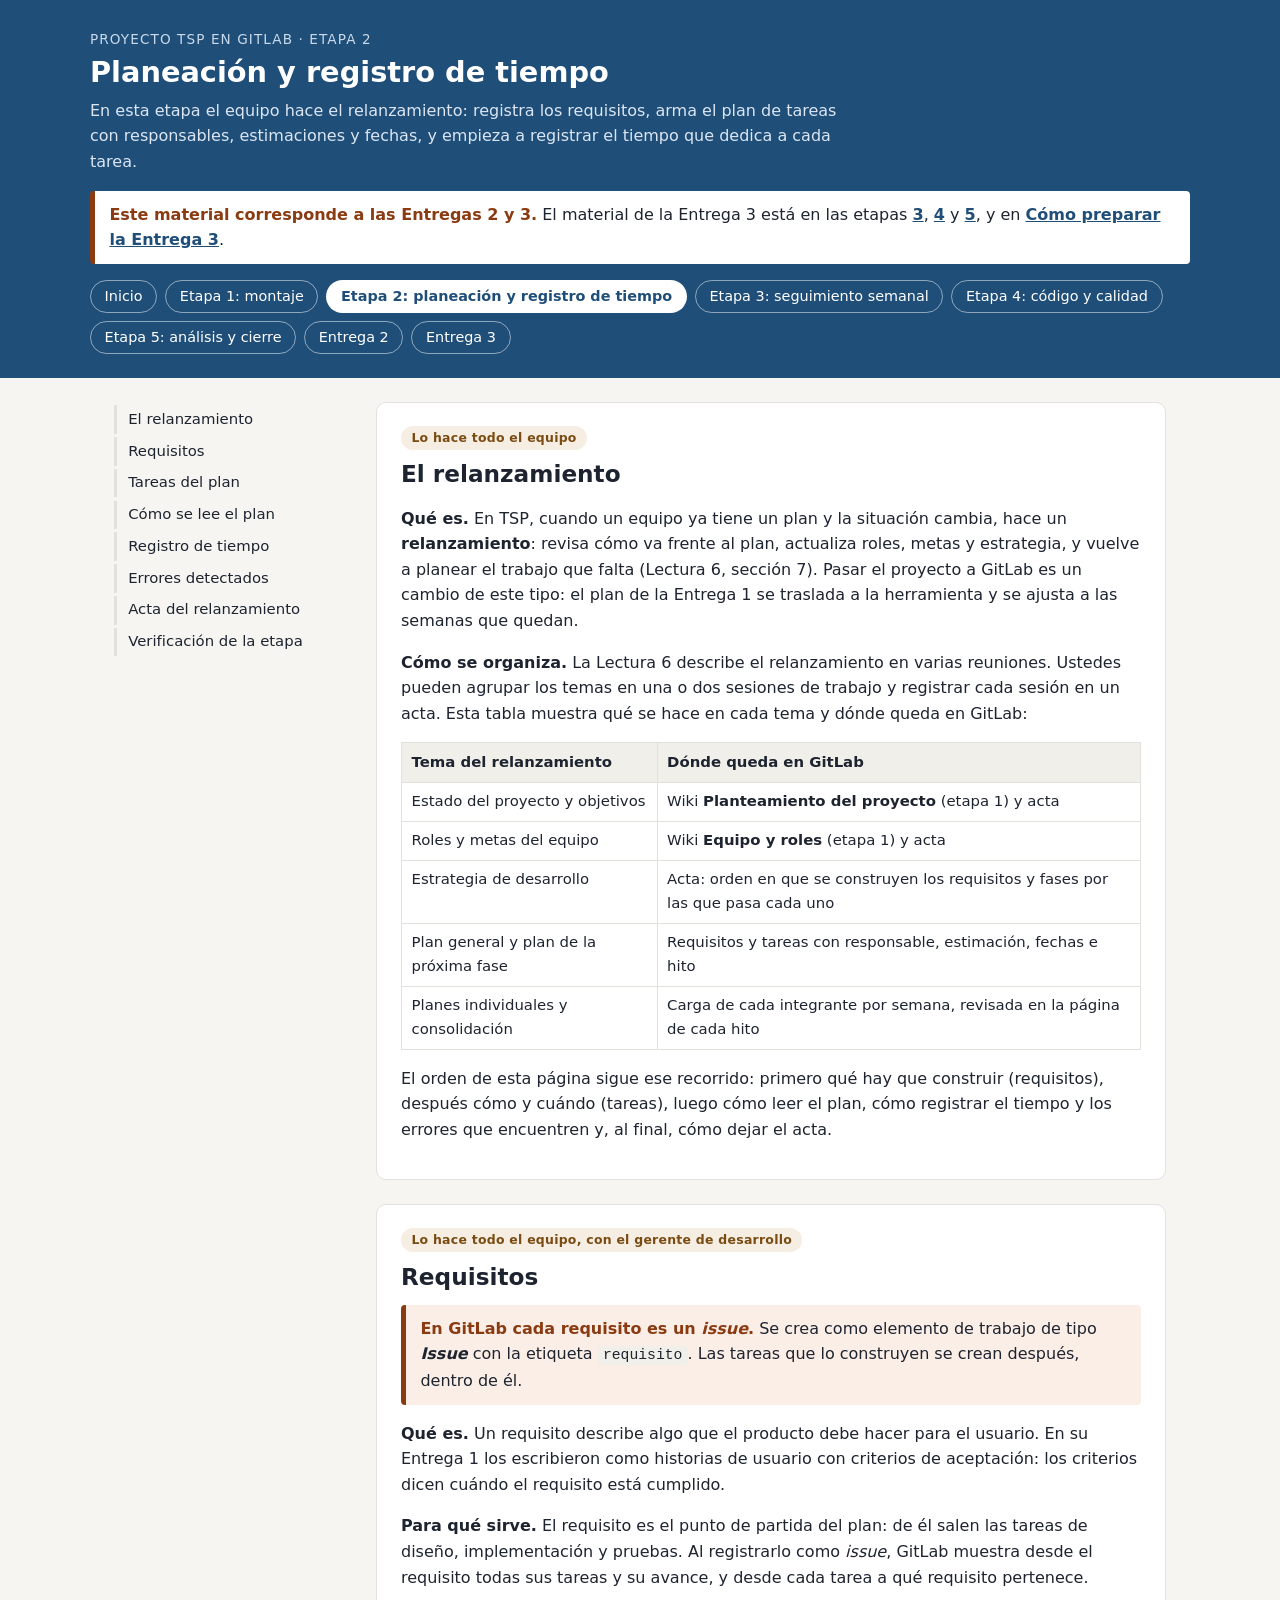
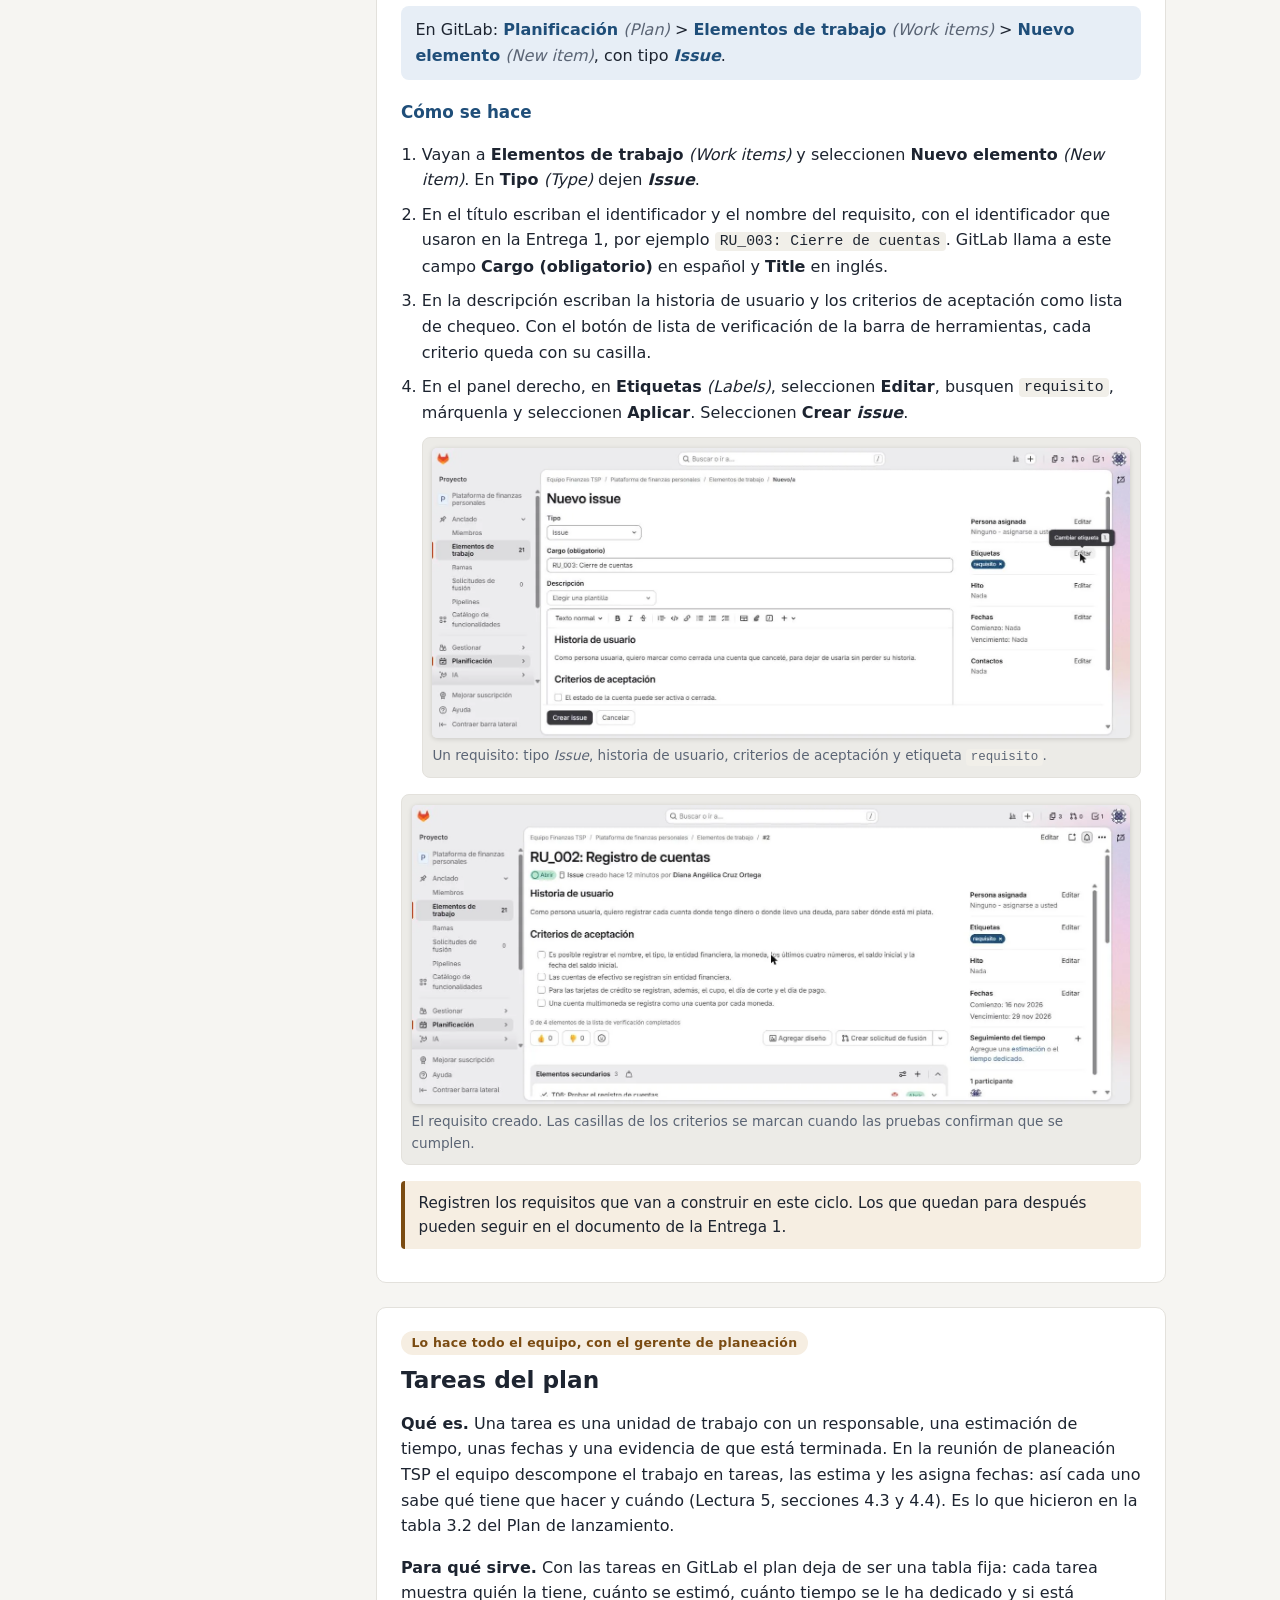
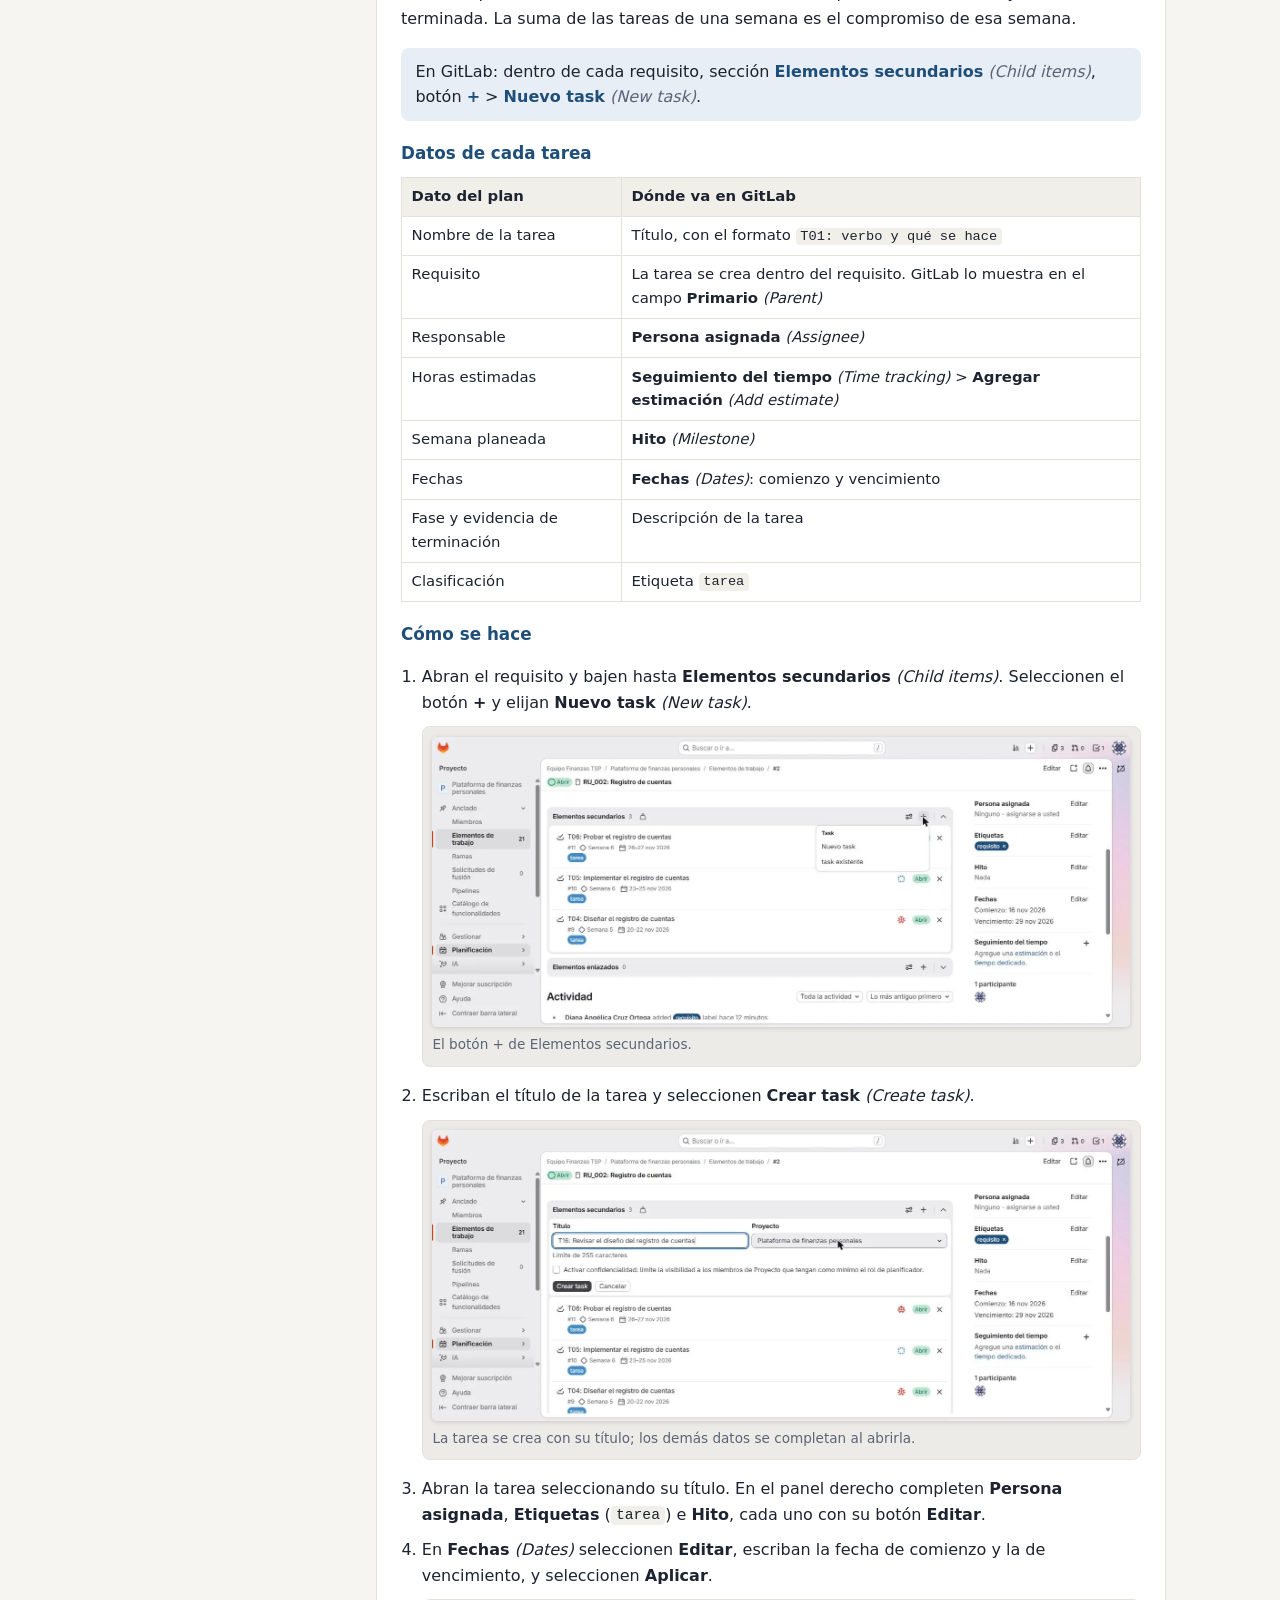
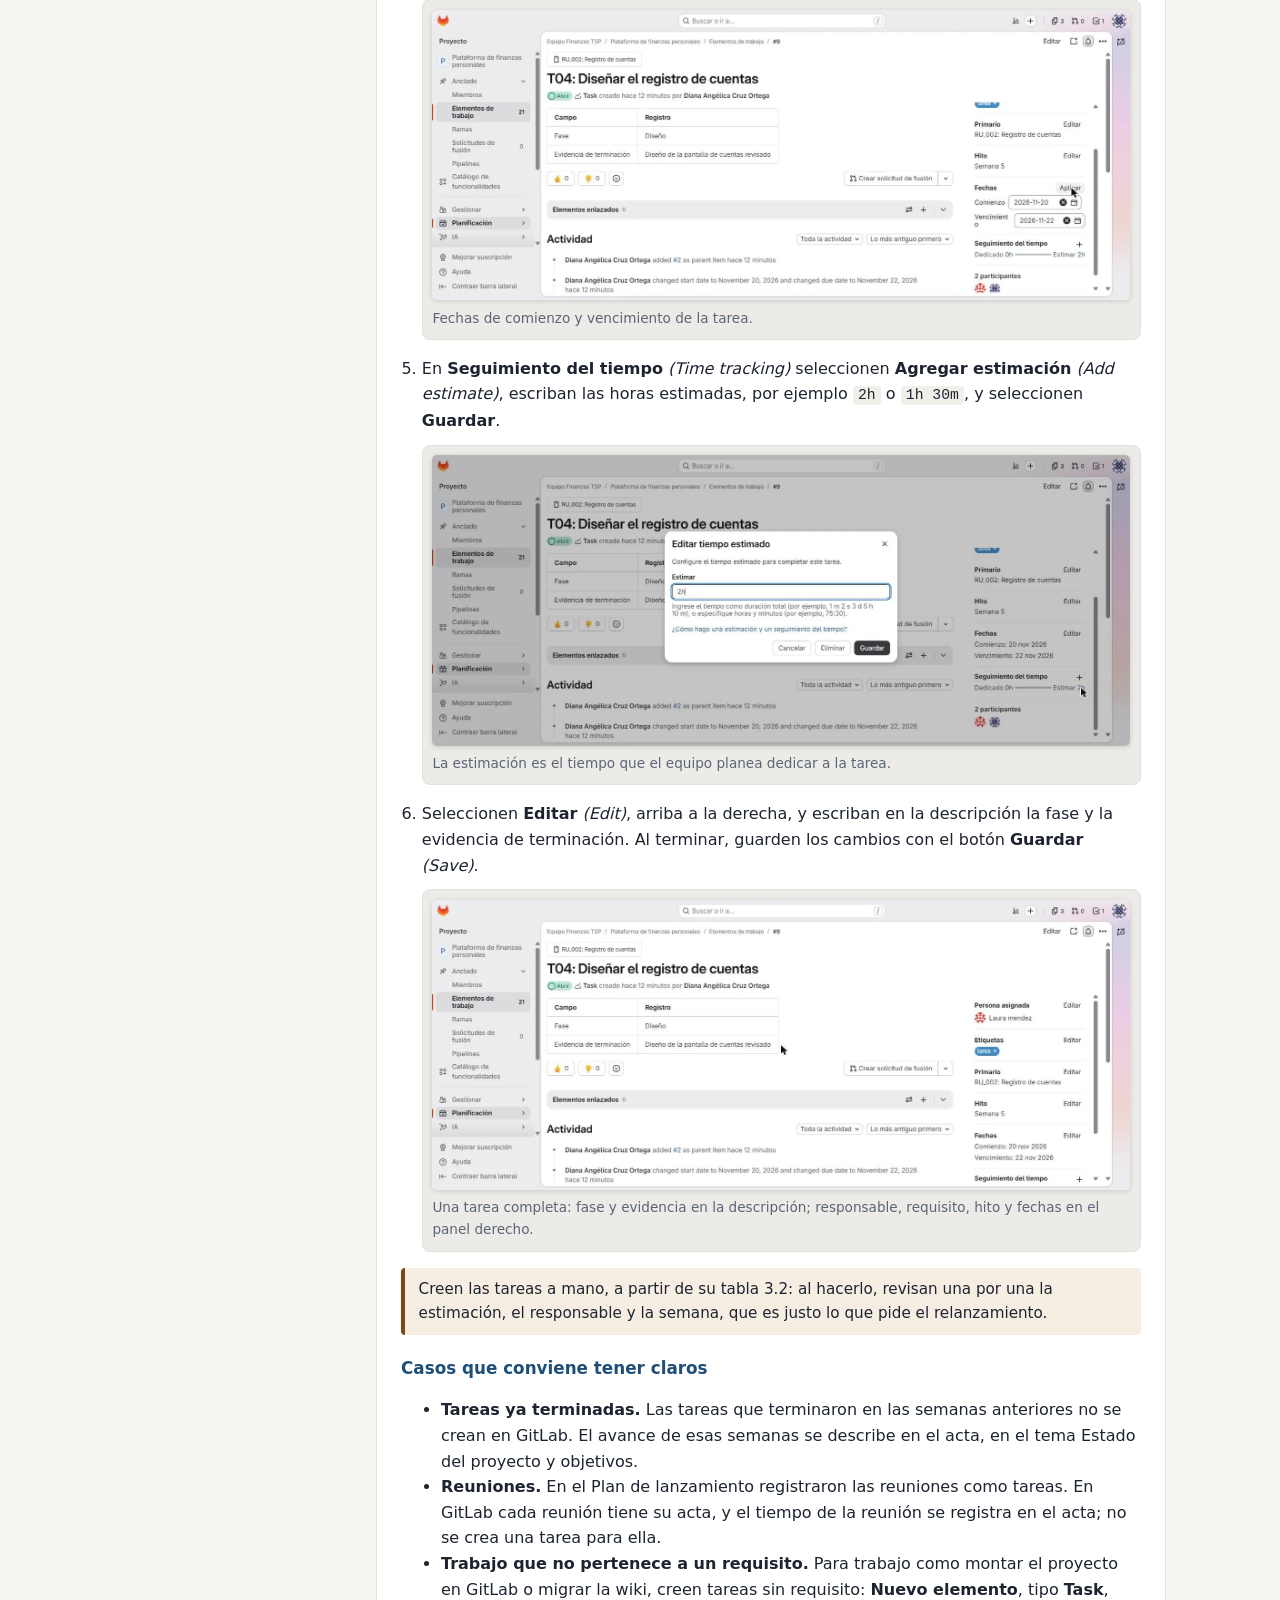
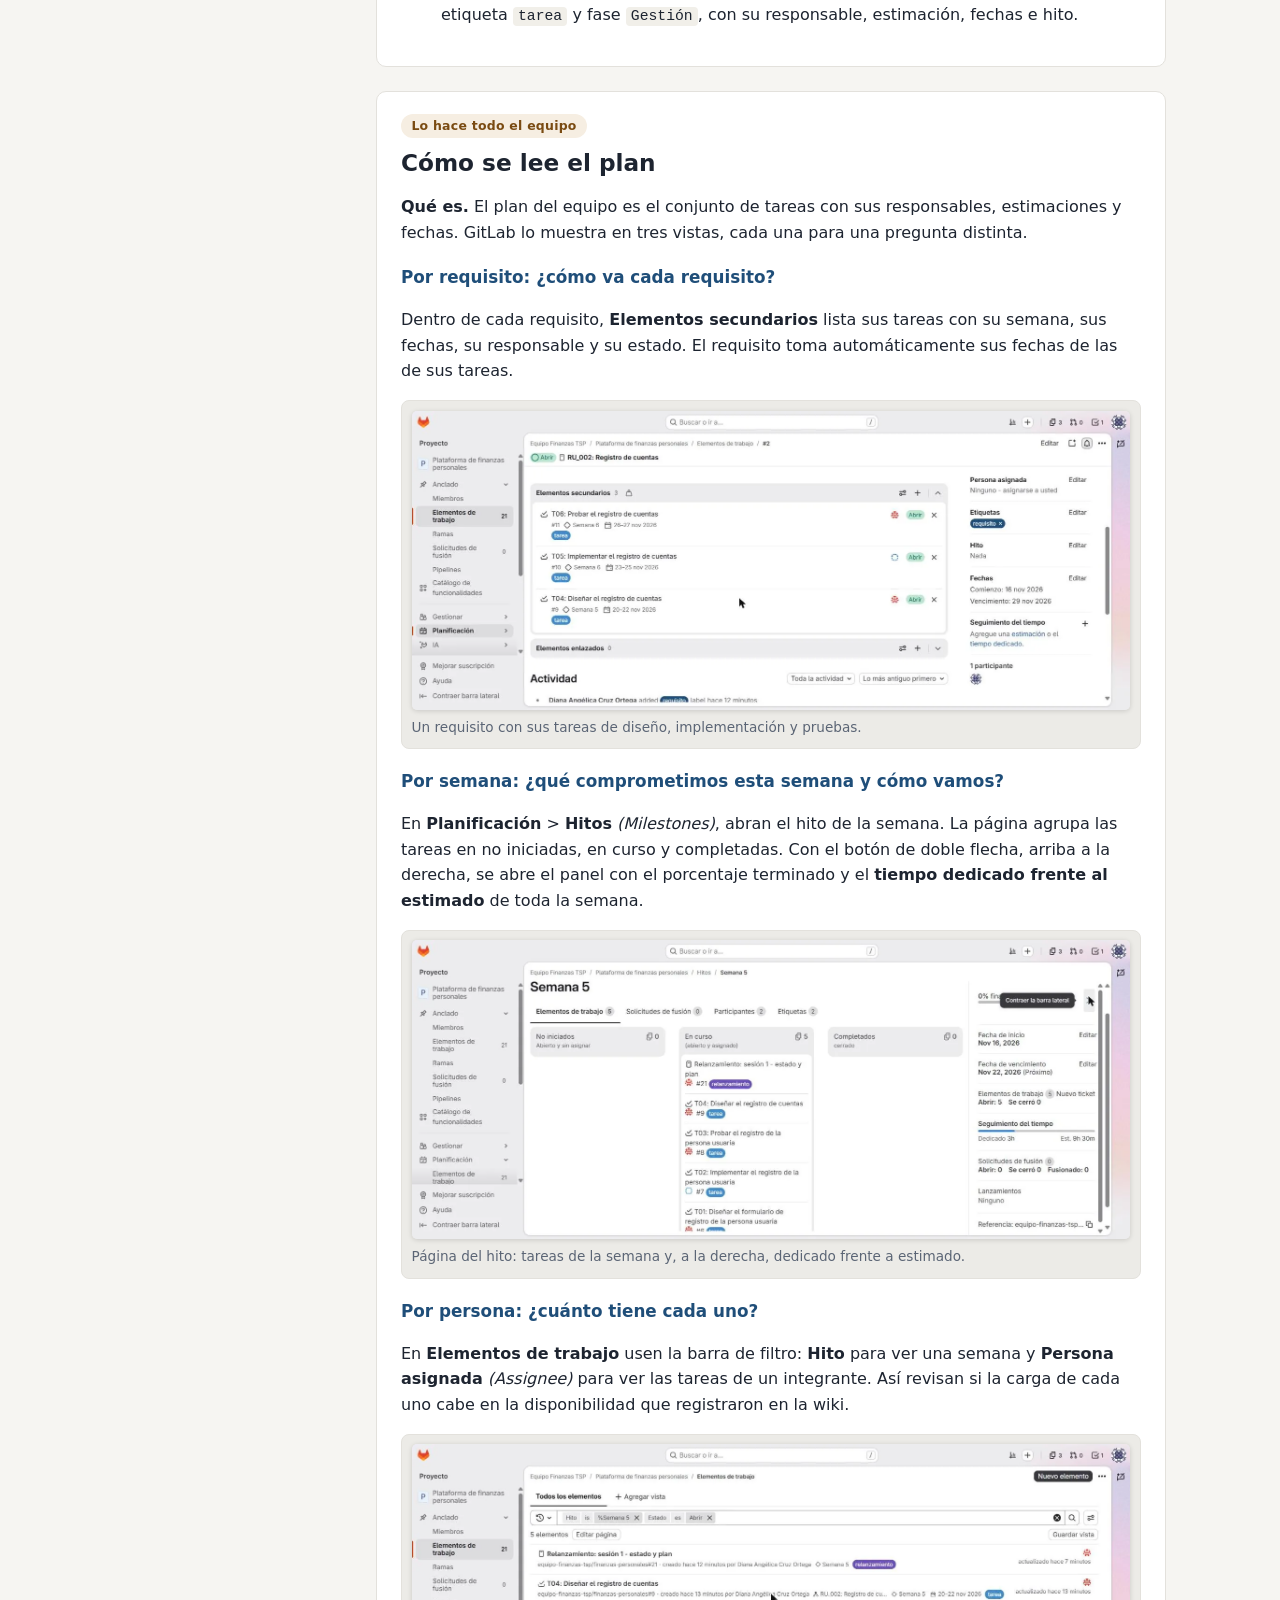
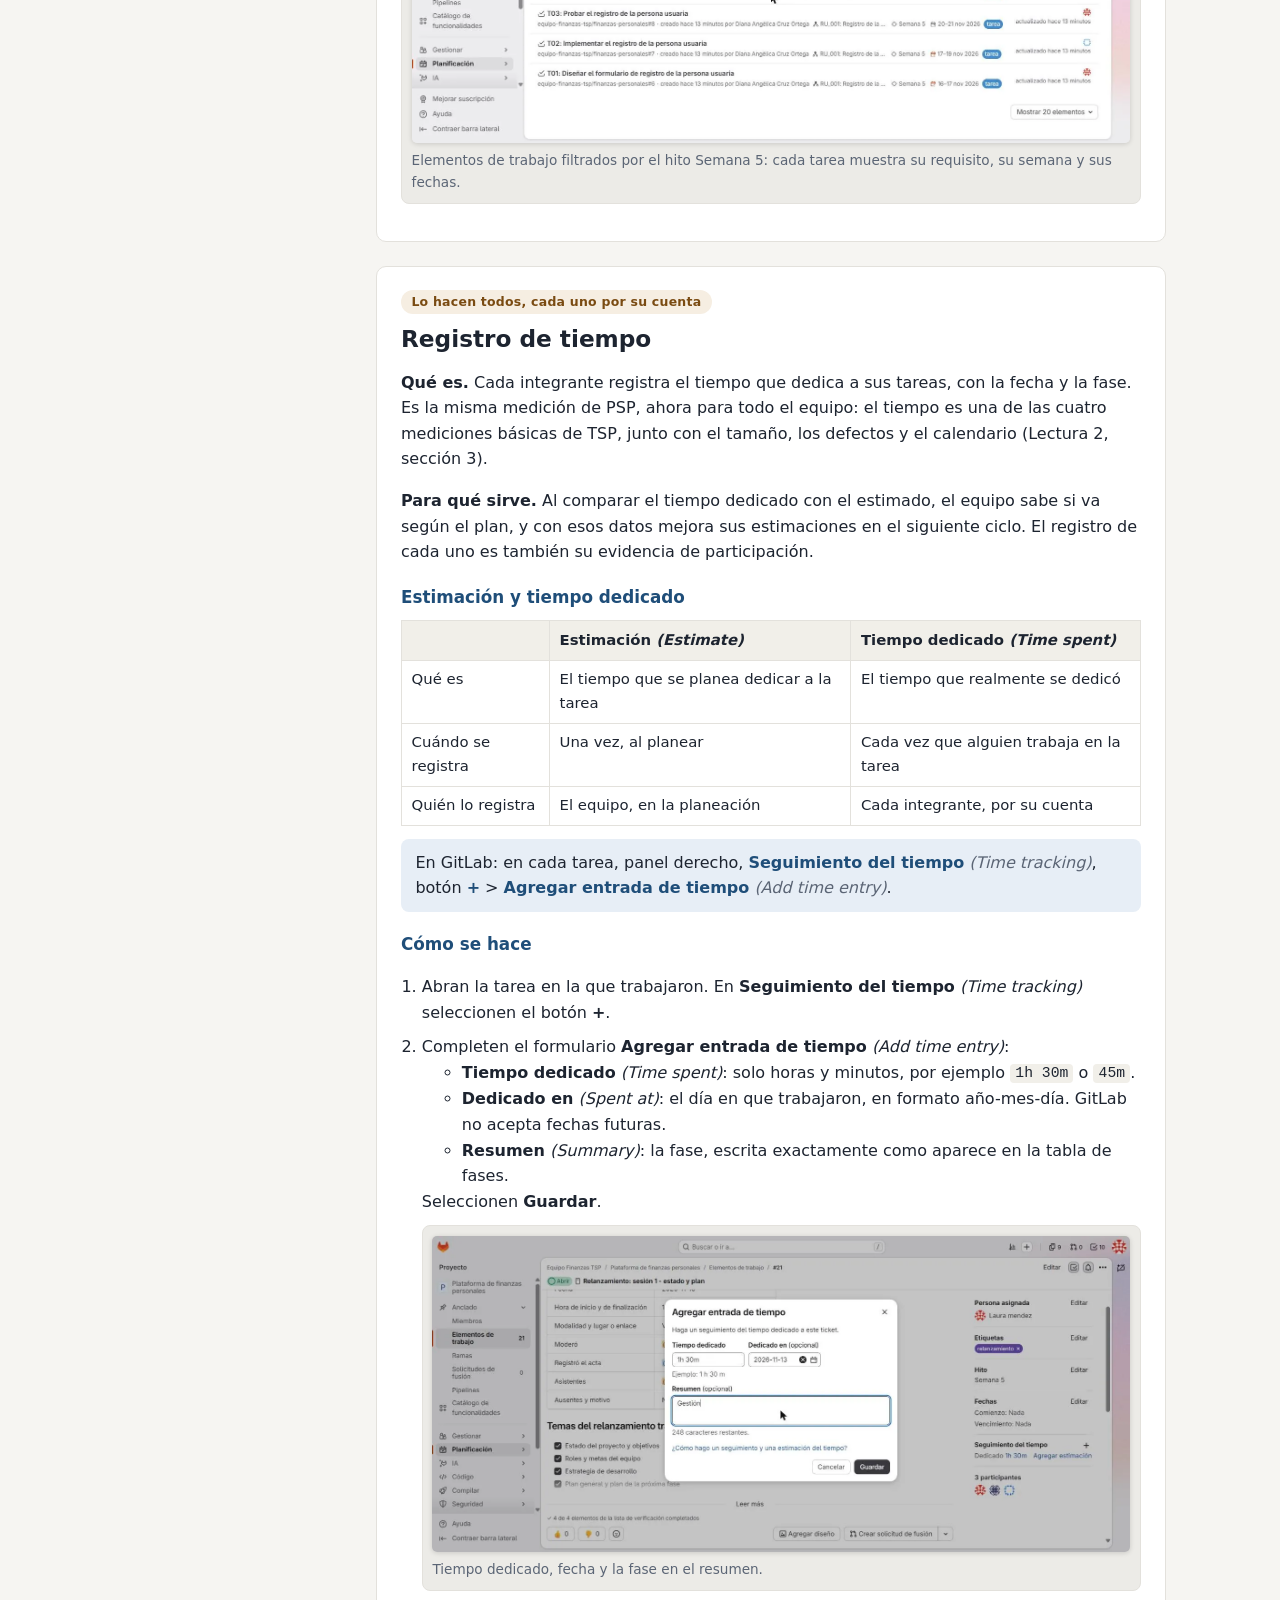
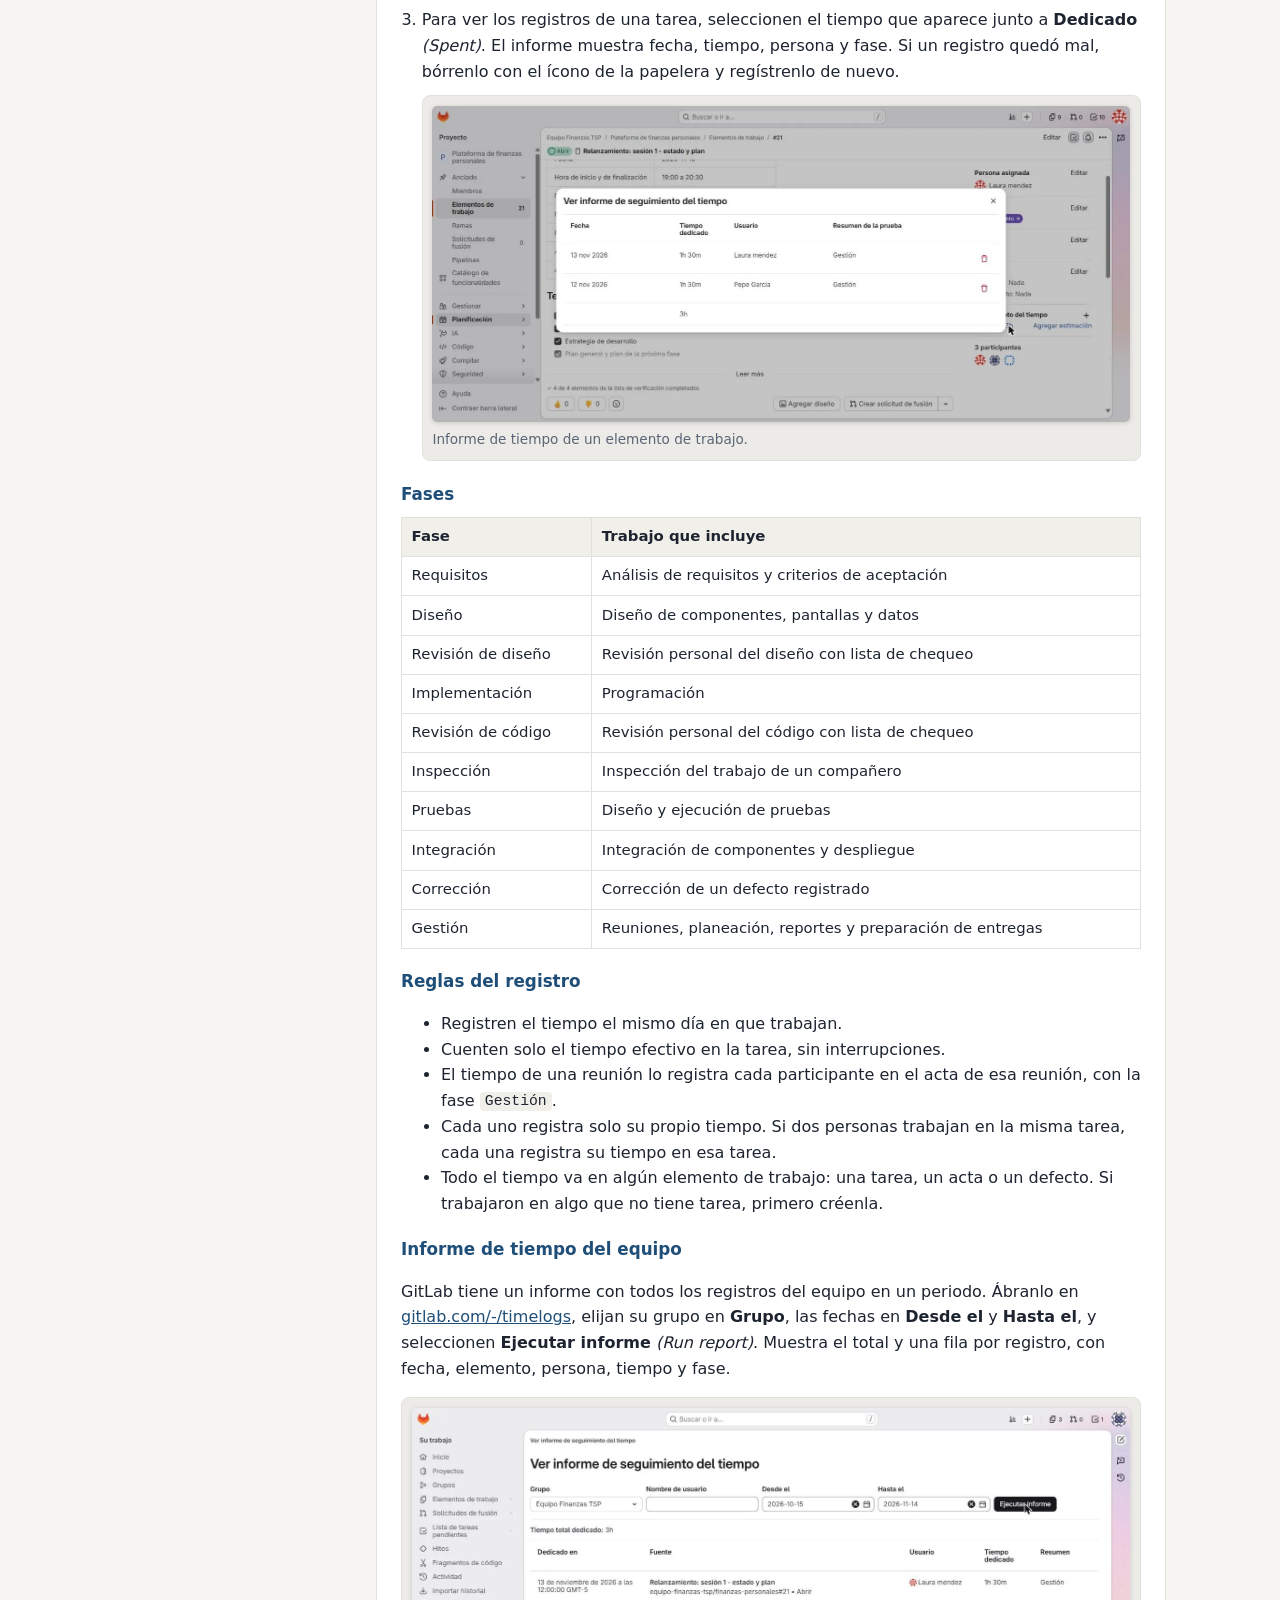
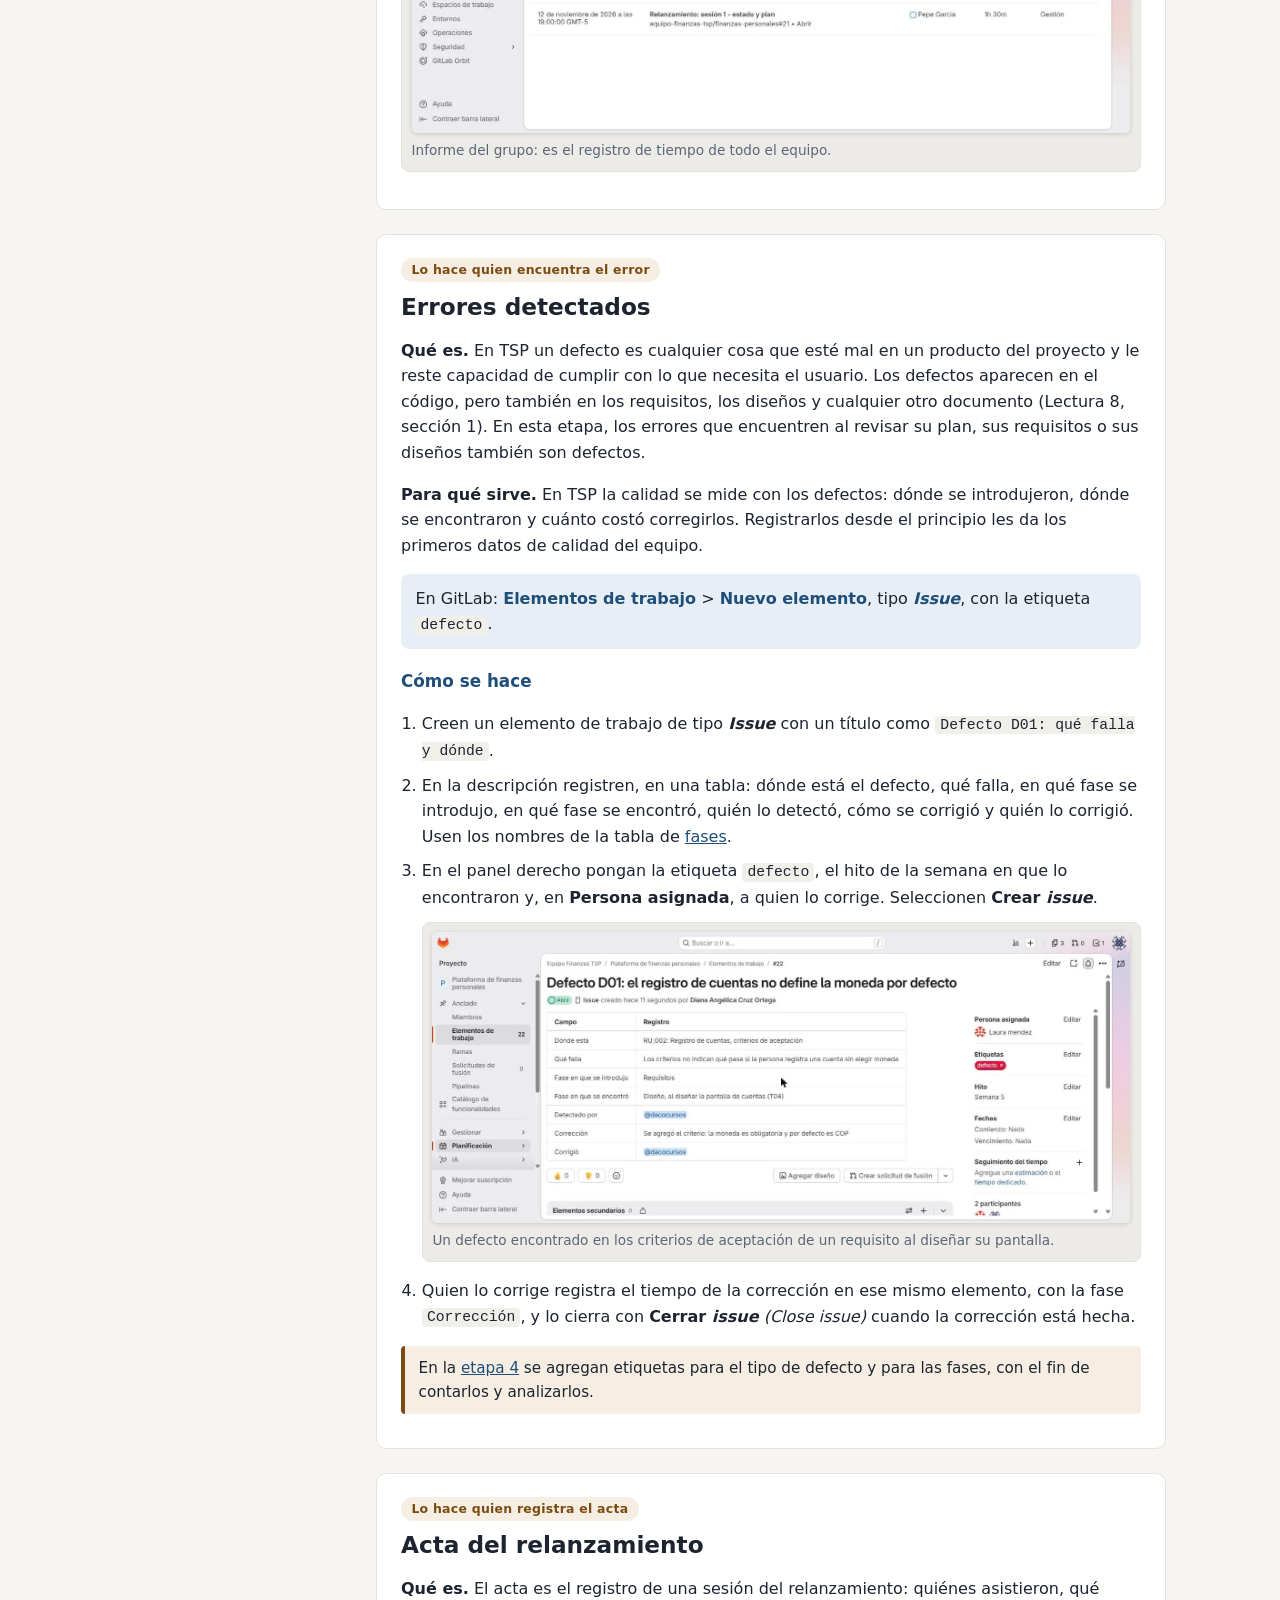
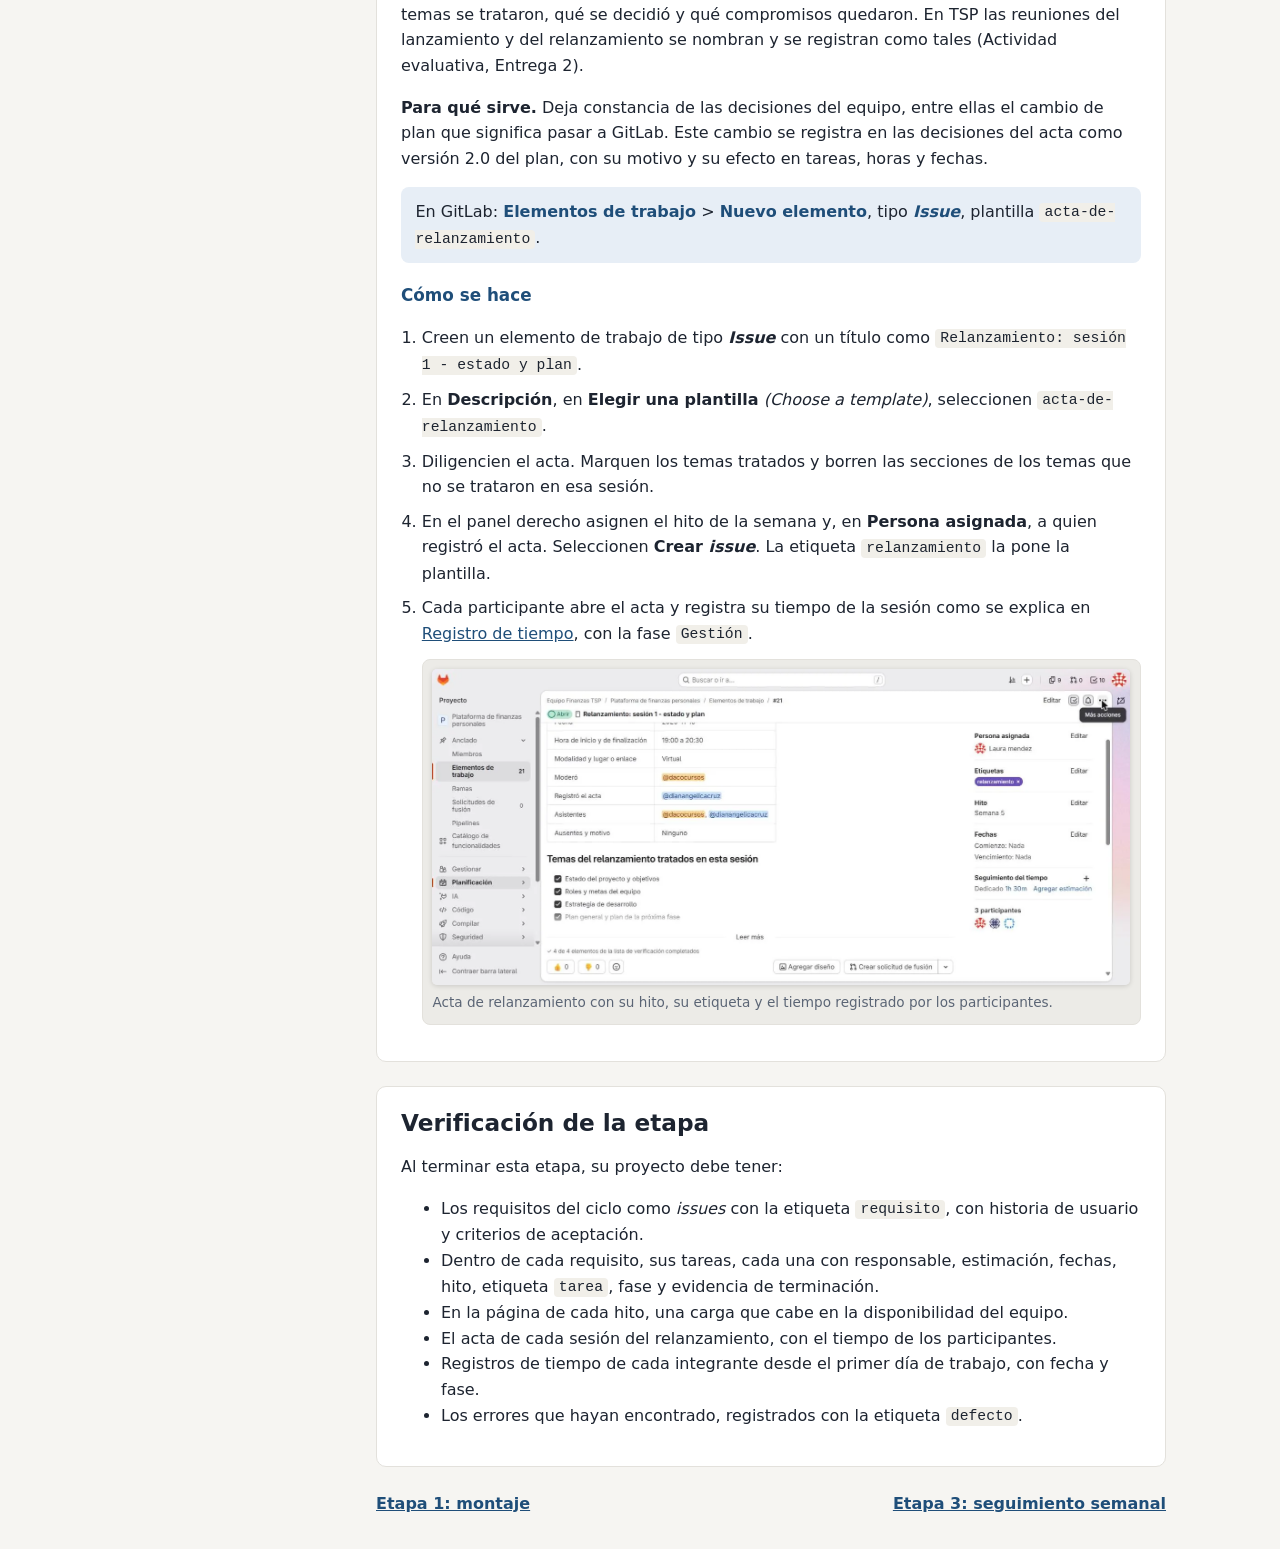
<file: etapa-2.html>
<!DOCTYPE html>
<html lang="es">
<head>
<meta charset="utf-8">
<meta name="viewport" content="width=device-width, initial-scale=1">
<title>Etapa 2: planeación y registro de tiempo · TSP en GitLab</title>
<link rel="stylesheet" href="etapas/manual.css">
</head>
<body>
<header class="top"><div class="wrap">
  <p class="kicker">Proyecto TSP en GitLab · Etapa 2</p>
  <h1>Planeación y registro de tiempo</h1>
  <p>En esta etapa el equipo hace el relanzamiento: registra los requisitos, arma el plan de tareas con responsables, estimaciones y fechas, y empieza a registrar el tiempo que dedica a cada tarea.</p>
  <div class="alert" style="margin:1rem 0 0;background:#fff;color:var(--ink)"><strong>Este material corresponde a las Entregas 2 y 3.</strong> El material de la Entrega 3 está en las etapas <a style="color:var(--accent);font-weight:600" href="etapa-3.html">3</a>, <a style="color:var(--accent);font-weight:600" href="etapa-4.html">4</a> y <a style="color:var(--accent);font-weight:600" href="etapa-5.html">5</a>, y en <a style="color:var(--accent);font-weight:600" href="entrega-3.html">Cómo preparar la Entrega 3</a>.</div>
  <nav><a href="index.html">Inicio</a><a href="etapa-1.html">Etapa 1: montaje</a><a class="on" href="etapa-2.html">Etapa 2: planeación y registro de tiempo</a><a href="etapa-3.html">Etapa 3: seguimiento semanal</a><a href="etapa-4.html">Etapa 4: código y calidad</a><a href="etapa-5.html">Etapa 5: análisis y cierre</a><a href="entrega-2.html">Entrega 2</a><a href="entrega-3.html">Entrega 3</a></nav>
</div></header>

<div class="layout">
<nav class="side" aria-label="Contenido de la etapa">
  <ul>
    <li><a href="#relanzamiento">El relanzamiento</a></li>
    <li><a href="#requisitos">Requisitos</a></li>
    <li><a href="#tareas">Tareas del plan</a></li>
    <li><a href="#leer">Cómo se lee el plan</a></li>
    <li><a href="#tiempo">Registro de tiempo</a></li>
    <li><a href="#defectos">Errores detectados</a></li>
    <li><a href="#acta">Acta del relanzamiento</a></li>
    <li><a href="#verificar">Verificación de la etapa</a></li>
  </ul>
</nav>

<main>

<section id="relanzamiento">
  <span class="who">Lo hace todo el equipo</span>
  <h2>El relanzamiento</h2>
  <p><b>Qué es.</b> En TSP, cuando un equipo ya tiene un plan y la situación cambia, hace un <b>relanzamiento</b>: revisa cómo va frente al plan, actualiza roles, metas y estrategia, y vuelve a planear el trabajo que falta (Lectura 6, sección 7). Pasar el proyecto a GitLab es un cambio de este tipo: el plan de la Entrega 1 se traslada a la herramienta y se ajusta a las semanas que quedan.</p>
  <p><b>Cómo se organiza.</b> La Lectura 6 describe el relanzamiento en varias reuniones. Ustedes pueden agrupar los temas en una o dos sesiones de trabajo y registrar cada sesión en un acta. Esta tabla muestra qué se hace en cada tema y dónde queda en GitLab:</p>
  <table>
    <tr><th>Tema del relanzamiento</th><th>Dónde queda en GitLab</th></tr>
    <tr><td>Estado del proyecto y objetivos</td><td>Wiki <b>Planteamiento del proyecto</b> (etapa 1) y acta</td></tr>
    <tr><td>Roles y metas del equipo</td><td>Wiki <b>Equipo y roles</b> (etapa 1) y acta</td></tr>
    <tr><td>Estrategia de desarrollo</td><td>Acta: orden en que se construyen los requisitos y fases por las que pasa cada uno</td></tr>
    <tr><td>Plan general y plan de la próxima fase</td><td>Requisitos y tareas con responsable, estimación, fechas e hito</td></tr>
    <tr><td>Planes individuales y consolidación</td><td>Carga de cada integrante por semana, revisada en la página de cada hito</td></tr>
  </table>
  <p>El orden de esta página sigue ese recorrido: primero qué hay que construir (requisitos), después cómo y cuándo (tareas), luego cómo leer el plan, cómo registrar el tiempo y los errores que encuentren y, al final, cómo dejar el acta.</p>
</section>

<section id="requisitos">
  <span class="who">Lo hace todo el equipo, con el gerente de desarrollo</span>
  <h2>Requisitos</h2>
  <div class="alert"><strong>En GitLab cada requisito es un <i>issue</i>.</strong> Se crea como elemento de trabajo de tipo <b><i>Issue</i></b> con la etiqueta <code>requisito</code>. Las tareas que lo construyen se crean después, dentro de él.</div>
  <p><b>Qué es.</b> Un requisito describe algo que el producto debe hacer para el usuario. En su Entrega 1 los escribieron como historias de usuario con criterios de aceptación: los criterios dicen cuándo el requisito está cumplido.</p>
  <p><b>Para qué sirve.</b> El requisito es el punto de partida del plan: de él salen las tareas de diseño, implementación y pruebas. Al registrarlo como <i>issue</i>, GitLab muestra desde el requisito todas sus tareas y su avance, y desde cada tarea a qué requisito pertenece.</p>
  <div class="where">En GitLab: <b>Planificación</b> <span class="en">(Plan)</span> &gt; <b>Elementos de trabajo</b> <span class="en">(Work items)</span> &gt; <b>Nuevo elemento</b> <span class="en">(New item)</span>, con tipo <b><i>Issue</i></b>.</div>
  <h3>Cómo se hace</h3>
  <ol class="steps">
    <li>Vayan a <b>Elementos de trabajo</b> <i>(Work items)</i> y seleccionen <b>Nuevo elemento</b> <i>(New item)</i>. En <b>Tipo</b> <i>(Type)</i> dejen <b><i>Issue</i></b>.</li>
    <li>En el título escriban el identificador y el nombre del requisito, con el identificador que usaron en la Entrega 1, por ejemplo <code>RU_003: Cierre de cuentas</code>. GitLab llama a este campo <b>Cargo (obligatorio)</b> en español y <b>Title</b> en inglés.</li>
    <li>En la descripción escriban la historia de usuario y los criterios de aceptación como lista de chequeo. Con el botón de lista de verificación de la barra de herramientas, cada criterio queda con su casilla.</li>
    <li>En el panel derecho, en <b>Etiquetas</b> <i>(Labels)</i>, seleccionen <b>Editar</b>, busquen <code>requisito</code>, márquenla y seleccionen <b>Aplicar</b>. Seleccionen <b>Crear <i>issue</i></b>.
      <figure><img src="etapas/img/e2-requisito-nuevo.webp" alt="Formulario de un requisito nuevo"><figcaption>Un requisito: tipo <i>Issue</i>, historia de usuario, criterios de aceptación y etiqueta <code>requisito</code>.</figcaption></figure></li>
  </ol>
  <figure><img src="etapas/img/e2-requisito.webp" alt="Requisito creado con sus criterios de aceptación"><figcaption>El requisito creado. Las casillas de los criterios se marcan cuando las pruebas confirman que se cumplen.</figcaption></figure>
  <div class="note">Registren los requisitos que van a construir en este ciclo. Los que quedan para después pueden seguir en el documento de la Entrega 1.</div>
</section>

<section id="tareas">
  <span class="who">Lo hace todo el equipo, con el gerente de planeación</span>
  <h2>Tareas del plan</h2>
  <p><b>Qué es.</b> Una tarea es una unidad de trabajo con un responsable, una estimación de tiempo, unas fechas y una evidencia de que está terminada. En la reunión de planeación TSP el equipo descompone el trabajo en tareas, las estima y les asigna fechas: así cada uno sabe qué tiene que hacer y cuándo (Lectura 5, secciones 4.3 y 4.4). Es lo que hicieron en la tabla 3.2 del Plan de lanzamiento.</p>
  <p><b>Para qué sirve.</b> Con las tareas en GitLab el plan deja de ser una tabla fija: cada tarea muestra quién la tiene, cuánto se estimó, cuánto tiempo se le ha dedicado y si está terminada. La suma de las tareas de una semana es el compromiso de esa semana.</p>
  <div class="where">En GitLab: dentro de cada requisito, sección <b>Elementos secundarios</b> <span class="en">(Child items)</span>, botón <b>+</b> &gt; <b>Nuevo task</b> <span class="en">(New task)</span>.</div>

  <h3>Datos de cada tarea</h3>
  <table>
    <tr><th>Dato del plan</th><th>Dónde va en GitLab</th></tr>
    <tr><td>Nombre de la tarea</td><td>Título, con el formato <code>T01: verbo y qué se hace</code></td></tr>
    <tr><td>Requisito</td><td>La tarea se crea dentro del requisito. GitLab lo muestra en el campo <b>Primario</b> <i>(Parent)</i></td></tr>
    <tr><td>Responsable</td><td><b>Persona asignada</b> <i>(Assignee)</i></td></tr>
    <tr><td>Horas estimadas</td><td><b>Seguimiento del tiempo</b> <i>(Time tracking)</i> &gt; <b>Agregar estimación</b> <i>(Add estimate)</i></td></tr>
    <tr><td>Semana planeada</td><td><b>Hito</b> <i>(Milestone)</i></td></tr>
    <tr><td>Fechas</td><td><b>Fechas</b> <i>(Dates)</i>: comienzo y vencimiento</td></tr>
    <tr><td>Fase y evidencia de terminación</td><td>Descripción de la tarea</td></tr>
    <tr><td>Clasificación</td><td>Etiqueta <code>tarea</code></td></tr>
  </table>

  <h3>Cómo se hace</h3>
  <ol class="steps">
    <li>Abran el requisito y bajen hasta <b>Elementos secundarios</b> <i>(Child items)</i>. Seleccionen el botón <b>+</b> y elijan <b>Nuevo task</b> <i>(New task)</i>.
      <figure><img src="etapas/img/e2-hijo-menu.webp" alt="Menú para agregar un elemento secundario"><figcaption>El botón + de Elementos secundarios.</figcaption></figure></li>
    <li>Escriban el título de la tarea y seleccionen <b>Crear task</b> <i>(Create task)</i>.
      <figure><img src="etapas/img/e2-hijo-nuevo.webp" alt="Formulario rápido de una tarea nueva"><figcaption>La tarea se crea con su título; los demás datos se completan al abrirla.</figcaption></figure></li>
    <li>Abran la tarea seleccionando su título. En el panel derecho completen <b>Persona asignada</b>, <b>Etiquetas</b> (<code>tarea</code>) e <b>Hito</b>, cada uno con su botón <b>Editar</b>.</li>
    <li>En <b>Fechas</b> <i>(Dates)</i> seleccionen <b>Editar</b>, escriban la fecha de comienzo y la de vencimiento, y seleccionen <b>Aplicar</b>.
      <figure><img src="etapas/img/e2-fechas.webp" alt="Edición de las fechas de una tarea"><figcaption>Fechas de comienzo y vencimiento de la tarea.</figcaption></figure></li>
    <li>En <b>Seguimiento del tiempo</b> <i>(Time tracking)</i> seleccionen <b>Agregar estimación</b> <i>(Add estimate)</i>, escriban las horas estimadas, por ejemplo <code>2h</code> o <code>1h 30m</code>, y seleccionen <b>Guardar</b>.
      <figure><img src="etapas/img/e2-estimacion.webp" alt="Diálogo de estimación de tiempo"><figcaption>La estimación es el tiempo que el equipo planea dedicar a la tarea.</figcaption></figure></li>
    <li>Seleccionen <b>Editar</b> <i>(Edit)</i>, arriba a la derecha, y escriban en la descripción la fase y la evidencia de terminación. Al terminar, guarden los cambios con el botón <b>Guardar</b> <i>(Save)</i>.
      <figure><img src="etapas/img/e2-tarea.webp" alt="Tarea con fase, evidencia, responsable, requisito, hito y fechas"><figcaption>Una tarea completa: fase y evidencia en la descripción; responsable, requisito, hito y fechas en el panel derecho.</figcaption></figure></li>
  </ol>
  <div class="note">Creen las tareas a mano, a partir de su tabla 3.2: al hacerlo, revisan una por una la estimación, el responsable y la semana, que es justo lo que pide el relanzamiento.</div>
  <h3>Casos que conviene tener claros</h3>
  <ul>
    <li><b>Tareas ya terminadas.</b> Las tareas que terminaron en las semanas anteriores no se crean en GitLab. El avance de esas semanas se describe en el acta, en el tema Estado del proyecto y objetivos.</li>
    <li><b>Reuniones.</b> En el Plan de lanzamiento registraron las reuniones como tareas. En GitLab cada reunión tiene su acta, y el tiempo de la reunión se registra en el acta; no se crea una tarea para ella.</li>
    <li><b>Trabajo que no pertenece a un requisito.</b> Para trabajo como montar el proyecto en GitLab o migrar la wiki, creen tareas sin requisito: <b>Nuevo elemento</b>, tipo <b>Task</b>, etiqueta <code>tarea</code> y fase <code>Gestión</code>, con su responsable, estimación, fechas e hito.</li>
  </ul>
</section>

<section id="leer">
  <span class="who">Lo hace todo el equipo</span>
  <h2>Cómo se lee el plan</h2>
  <p><b>Qué es.</b> El plan del equipo es el conjunto de tareas con sus responsables, estimaciones y fechas. GitLab lo muestra en tres vistas, cada una para una pregunta distinta.</p>
  <h3>Por requisito: ¿cómo va cada requisito?</h3>
  <p>Dentro de cada requisito, <b>Elementos secundarios</b> lista sus tareas con su semana, sus fechas, su responsable y su estado. El requisito toma automáticamente sus fechas de las de sus tareas.</p>
  <figure><img src="etapas/img/e2-hijos.webp" alt="Requisito con sus tres tareas"><figcaption>Un requisito con sus tareas de diseño, implementación y pruebas.</figcaption></figure>
  <h3>Por semana: ¿qué comprometimos esta semana y cómo vamos?</h3>
  <p>En <b>Planificación</b> &gt; <b>Hitos</b> <i>(Milestones)</i>, abran el hito de la semana. La página agrupa las tareas en no iniciadas, en curso y completadas. Con el botón de doble flecha, arriba a la derecha, se abre el panel con el porcentaje terminado y el <b>tiempo dedicado frente al estimado</b> de toda la semana.</p>
  <figure><img src="etapas/img/e2-hito.webp" alt="Página del hito con el tiempo dedicado y estimado"><figcaption>Página del hito: tareas de la semana y, a la derecha, dedicado frente a estimado.</figcaption></figure>
  <h3>Por persona: ¿cuánto tiene cada uno?</h3>
  <p>En <b>Elementos de trabajo</b> usen la barra de filtro: <b>Hito</b> para ver una semana y <b>Persona asignada</b> <i>(Assignee)</i> para ver las tareas de un integrante. Así revisan si la carga de cada uno cabe en la disponibilidad que registraron en la wiki.</p>
  <figure><img src="etapas/img/e2-lista-hito.webp" alt="Lista de elementos filtrada por hito"><figcaption>Elementos de trabajo filtrados por el hito Semana 5: cada tarea muestra su requisito, su semana y sus fechas.</figcaption></figure>
</section>

<section id="tiempo">
  <span class="who">Lo hacen todos, cada uno por su cuenta</span>
  <h2>Registro de tiempo</h2>
  <p><b>Qué es.</b> Cada integrante registra el tiempo que dedica a sus tareas, con la fecha y la fase. Es la misma medición de PSP, ahora para todo el equipo: el tiempo es una de las cuatro mediciones básicas de TSP, junto con el tamaño, los defectos y el calendario (Lectura 2, sección 3).</p>
  <p><b>Para qué sirve.</b> Al comparar el tiempo dedicado con el estimado, el equipo sabe si va según el plan, y con esos datos mejora sus estimaciones en el siguiente ciclo. El registro de cada uno es también su evidencia de participación.</p>
  <h3>Estimación y tiempo dedicado</h3>
  <table>
    <tr><th></th><th>Estimación <i>(Estimate)</i></th><th>Tiempo dedicado <i>(Time spent)</i></th></tr>
    <tr><td>Qué es</td><td>El tiempo que se planea dedicar a la tarea</td><td>El tiempo que realmente se dedicó</td></tr>
    <tr><td>Cuándo se registra</td><td>Una vez, al planear</td><td>Cada vez que alguien trabaja en la tarea</td></tr>
    <tr><td>Quién lo registra</td><td>El equipo, en la planeación</td><td>Cada integrante, por su cuenta</td></tr>
  </table>
  <div class="where">En GitLab: en cada tarea, panel derecho, <b>Seguimiento del tiempo</b> <span class="en">(Time tracking)</span>, botón <b>+</b> &gt; <b>Agregar entrada de tiempo</b> <span class="en">(Add time entry)</span>.</div>
  <h3>Cómo se hace</h3>
  <ol class="steps">
    <li>Abran la tarea en la que trabajaron. En <b>Seguimiento del tiempo</b> <i>(Time tracking)</i> seleccionen el botón <b>+</b>.</li>
    <li>Completen el formulario <b>Agregar entrada de tiempo</b> <i>(Add time entry)</i>:
      <ul>
        <li><b>Tiempo dedicado</b> <i>(Time spent)</i>: solo horas y minutos, por ejemplo <code>1h 30m</code> o <code>45m</code>.</li>
        <li><b>Dedicado en</b> <i>(Spent at)</i>: el día en que trabajaron, en formato año-mes-día. GitLab no acepta fechas futuras.</li>
        <li><b>Resumen</b> <i>(Summary)</i>: la fase, escrita exactamente como aparece en la tabla de fases.</li>
      </ul>
      Seleccionen <b>Guardar</b>.
      <figure><img src="etapas/img/e2-tiempo-form.webp" alt="Formulario Agregar entrada de tiempo"><figcaption>Tiempo dedicado, fecha y la fase en el resumen.</figcaption></figure></li>
    <li>Para ver los registros de una tarea, seleccionen el tiempo que aparece junto a <b>Dedicado</b> <i>(Spent)</i>. El informe muestra fecha, tiempo, persona y fase. Si un registro quedó mal, bórrenlo con el ícono de la papelera y regístrenlo de nuevo.
      <figure><img src="etapas/img/e2-tiempo-informe-tarea.webp" alt="Informe de tiempo de un elemento"><figcaption>Informe de tiempo de un elemento de trabajo.</figcaption></figure></li>
  </ol>
  <h3>Fases</h3>
  <table>
    <tr><th>Fase</th><th>Trabajo que incluye</th></tr>
    <tr><td>Requisitos</td><td>Análisis de requisitos y criterios de aceptación</td></tr>
    <tr><td>Diseño</td><td>Diseño de componentes, pantallas y datos</td></tr>
    <tr><td>Revisión de diseño</td><td>Revisión personal del diseño con lista de chequeo</td></tr>
    <tr><td>Implementación</td><td>Programación</td></tr>
    <tr><td>Revisión de código</td><td>Revisión personal del código con lista de chequeo</td></tr>
    <tr><td>Inspección</td><td>Inspección del trabajo de un compañero</td></tr>
    <tr><td>Pruebas</td><td>Diseño y ejecución de pruebas</td></tr>
    <tr><td>Integración</td><td>Integración de componentes y despliegue</td></tr>
    <tr><td>Corrección</td><td>Corrección de un defecto registrado</td></tr>
    <tr><td>Gestión</td><td>Reuniones, planeación, reportes y preparación de entregas</td></tr>
  </table>
  <h3>Reglas del registro</h3>
  <ul>
    <li>Registren el tiempo el mismo día en que trabajan.</li>
    <li>Cuenten solo el tiempo efectivo en la tarea, sin interrupciones.</li>
    <li>El tiempo de una reunión lo registra cada participante en el acta de esa reunión, con la fase <code>Gestión</code>.</li>
    <li>Cada uno registra solo su propio tiempo. Si dos personas trabajan en la misma tarea, cada una registra su tiempo en esa tarea.</li>
    <li>Todo el tiempo va en algún elemento de trabajo: una tarea, un acta o un defecto. Si trabajaron en algo que no tiene tarea, primero créenla.</li>
  </ul>
  <h3>Informe de tiempo del equipo</h3>
  <p>GitLab tiene un informe con todos los registros del equipo en un periodo. Ábranlo en <a href="https://gitlab.com/-/timelogs" target="_blank" rel="noopener">gitlab.com/-/timelogs</a>, elijan su grupo en <b>Grupo</b>, las fechas en <b>Desde el</b> y <b>Hasta el</b>, y seleccionen <b>Ejecutar informe</b> <i>(Run report)</i>. Muestra el total y una fila por registro, con fecha, elemento, persona, tiempo y fase.</p>
  <figure><img src="etapas/img/e2-informe-equipo.webp" alt="Informe de seguimiento del tiempo del grupo"><figcaption>Informe del grupo: es el registro de tiempo de todo el equipo.</figcaption></figure>
</section>

<section id="defectos">
  <span class="who">Lo hace quien encuentra el error</span>
  <h2>Errores detectados</h2>
  <p><b>Qué es.</b> En TSP un defecto es cualquier cosa que esté mal en un producto del proyecto y le reste capacidad de cumplir con lo que necesita el usuario. Los defectos aparecen en el código, pero también en los requisitos, los diseños y cualquier otro documento (Lectura 8, sección 1). En esta etapa, los errores que encuentren al revisar su plan, sus requisitos o sus diseños también son defectos.</p>
  <p><b>Para qué sirve.</b> En TSP la calidad se mide con los defectos: dónde se introdujeron, dónde se encontraron y cuánto costó corregirlos. Registrarlos desde el principio les da los primeros datos de calidad del equipo.</p>
  <div class="where">En GitLab: <b>Elementos de trabajo</b> &gt; <b>Nuevo elemento</b>, tipo <b><i>Issue</i></b>, con la etiqueta <code>defecto</code>.</div>
  <h3>Cómo se hace</h3>
  <ol class="steps">
    <li>Creen un elemento de trabajo de tipo <b><i>Issue</i></b> con un título como <code>Defecto D01: qué falla y dónde</code>.</li>
    <li>En la descripción registren, en una tabla: dónde está el defecto, qué falla, en qué fase se introdujo, en qué fase se encontró, quién lo detectó, cómo se corrigió y quién lo corrigió. Usen los nombres de la tabla de <a href="#tiempo">fases</a>.</li>
    <li>En el panel derecho pongan la etiqueta <code>defecto</code>, el hito de la semana en que lo encontraron y, en <b>Persona asignada</b>, a quien lo corrige. Seleccionen <b>Crear <i>issue</i></b>.
      <figure><img src="etapas/img/e2-defecto.webp" alt="Defecto registrado en un requisito"><figcaption>Un defecto encontrado en los criterios de aceptación de un requisito al diseñar su pantalla.</figcaption></figure></li>
    <li>Quien lo corrige registra el tiempo de la corrección en ese mismo elemento, con la fase <code>Corrección</code>, y lo cierra con <b>Cerrar <i>issue</i></b> <i>(Close issue)</i> cuando la corrección está hecha.</li>
  </ol>
  <div class="note">En la <a href="etapa-4.html#defectos">etapa 4</a> se agregan etiquetas para el tipo de defecto y para las fases, con el fin de contarlos y analizarlos.</div>
</section>

<section id="acta">
  <span class="who">Lo hace quien registra el acta</span>
  <h2>Acta del relanzamiento</h2>
  <p><b>Qué es.</b> El acta es el registro de una sesión del relanzamiento: quiénes asistieron, qué temas se trataron, qué se decidió y qué compromisos quedaron. En TSP las reuniones del lanzamiento y del relanzamiento se nombran y se registran como tales (Actividad evaluativa, Entrega 2).</p>
  <p><b>Para qué sirve.</b> Deja constancia de las decisiones del equipo, entre ellas el cambio de plan que significa pasar a GitLab. Este cambio se registra en las decisiones del acta como versión 2.0 del plan, con su motivo y su efecto en tareas, horas y fechas.</p>
  <div class="where">En GitLab: <b>Elementos de trabajo</b> &gt; <b>Nuevo elemento</b>, tipo <b><i>Issue</i></b>, plantilla <code>acta-de-relanzamiento</code>.</div>
  <h3>Cómo se hace</h3>
  <ol class="steps">
    <li>Creen un elemento de trabajo de tipo <b><i>Issue</i></b> con un título como <code>Relanzamiento: sesión 1 - estado y plan</code>.</li>
    <li>En <b>Descripción</b>, en <b>Elegir una plantilla</b> <i>(Choose a template)</i>, seleccionen <code>acta-de-relanzamiento</code>.</li>
    <li>Diligencien el acta. Marquen los temas tratados y borren las secciones de los temas que no se trataron en esa sesión.</li>
    <li>En el panel derecho asignen el hito de la semana y, en <b>Persona asignada</b>, a quien registró el acta. Seleccionen <b>Crear <i>issue</i></b>. La etiqueta <code>relanzamiento</code> la pone la plantilla.</li>
    <li>Cada participante abre el acta y registra su tiempo de la sesión como se explica en <a href="#tiempo">Registro de tiempo</a>, con la fase <code>Gestión</code>.
      <figure><img src="etapas/img/e2-acta.webp" alt="Acta de relanzamiento con tiempo registrado"><figcaption>Acta de relanzamiento con su hito, su etiqueta y el tiempo registrado por los participantes.</figcaption></figure></li>
  </ol>
</section>

<section id="verificar">
  <h2>Verificación de la etapa</h2>
  <p>Al terminar esta etapa, su proyecto debe tener:</p>
  <ul>
    <li>Los requisitos del ciclo como <i>issues</i> con la etiqueta <code>requisito</code>, con historia de usuario y criterios de aceptación.</li>
    <li>Dentro de cada requisito, sus tareas, cada una con responsable, estimación, fechas, hito, etiqueta <code>tarea</code>, fase y evidencia de terminación.</li>
    <li>En la página de cada hito, una carga que cabe en la disponibilidad del equipo.</li>
    <li>El acta de cada sesión del relanzamiento, con el tiempo de los participantes.</li>
    <li>Registros de tiempo de cada integrante desde el primer día de trabajo, con fecha y fase.</li>
    <li>Los errores que hayan encontrado, registrados con la etiqueta <code>defecto</code>.</li>
  </ul>
</section>

<div class="next"><a href="etapa-1.html">Etapa 1: montaje</a><a href="etapa-3.html">Etapa 3: seguimiento semanal</a></div>
</main>
</div>
<div class="lb" id="lb"><img alt=""></div>
<script>
document.querySelectorAll("figure img").forEach(i=>i.addEventListener("click",()=>{const lb=document.getElementById("lb");lb.querySelector("img").src=i.src;lb.classList.add("on");}));
document.getElementById("lb").addEventListener("click",e=>e.currentTarget.classList.remove("on"));
</script>
</body>
</html>
</file>
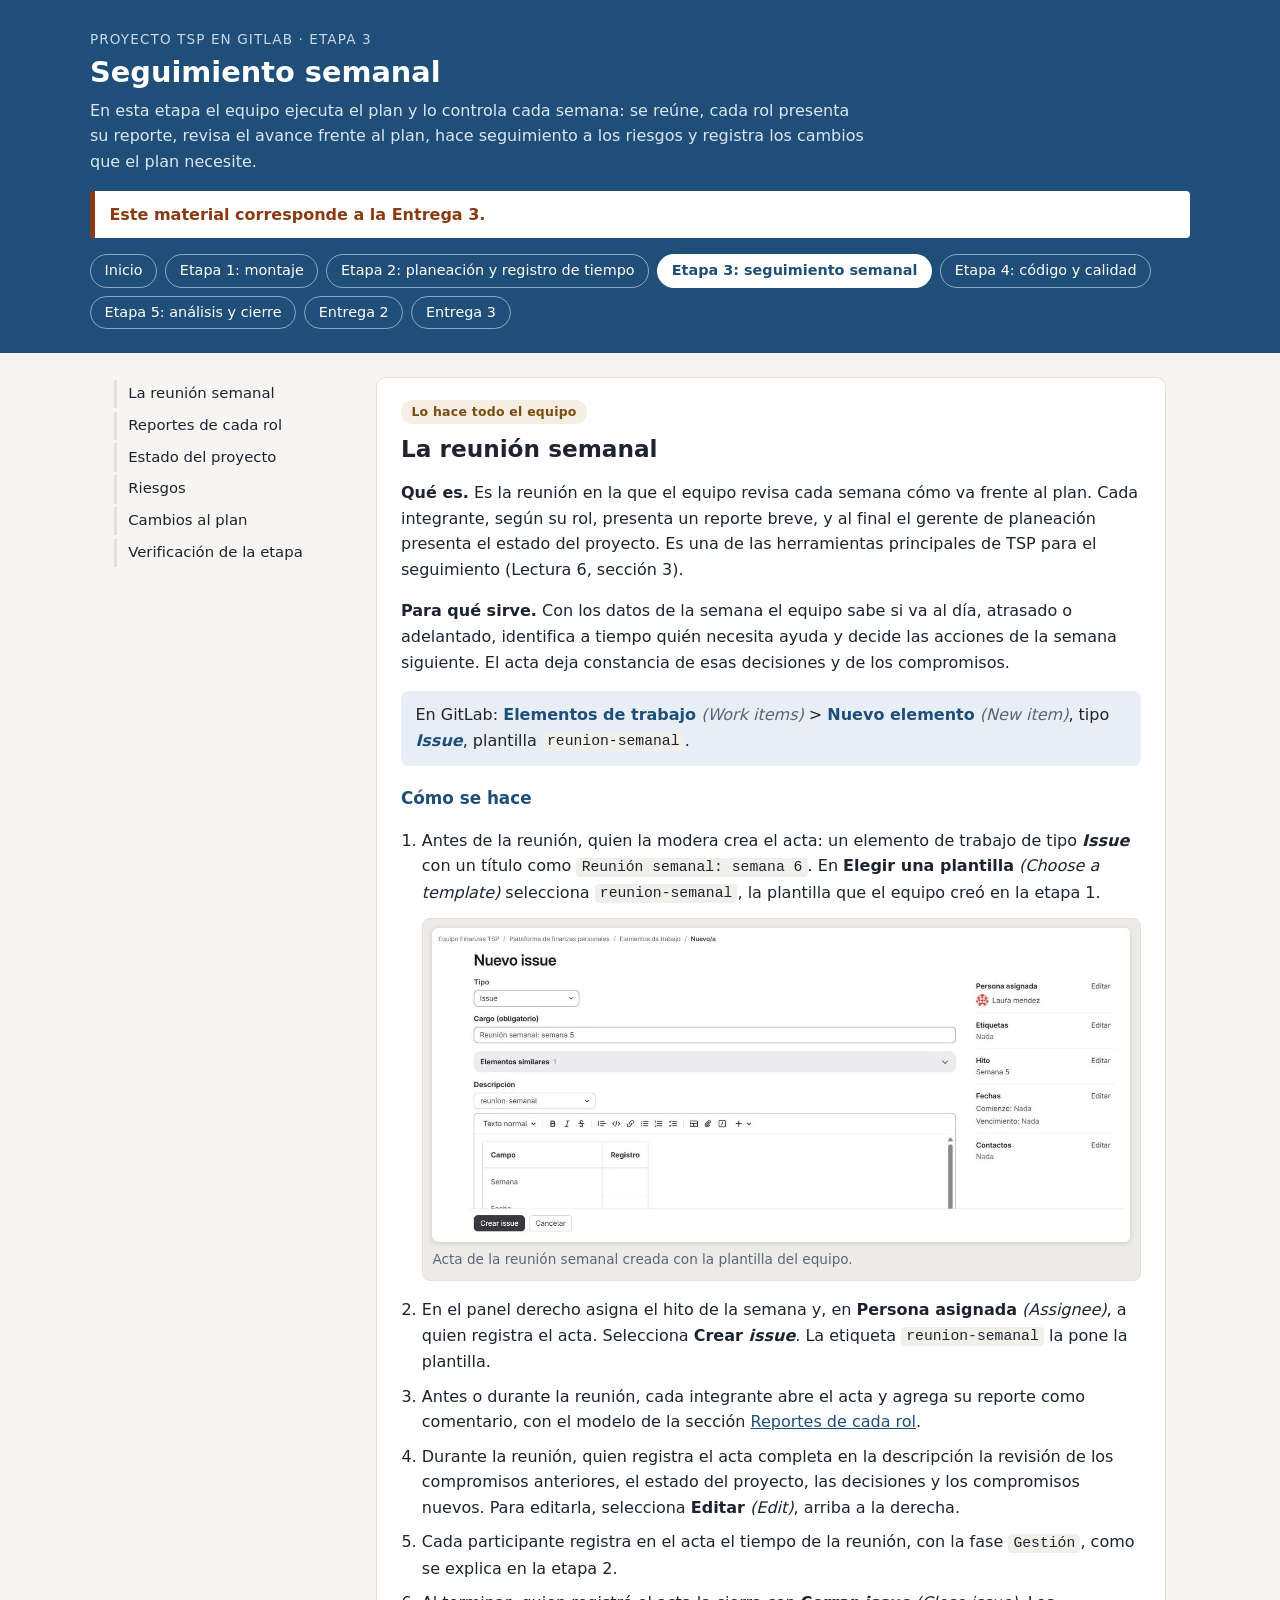
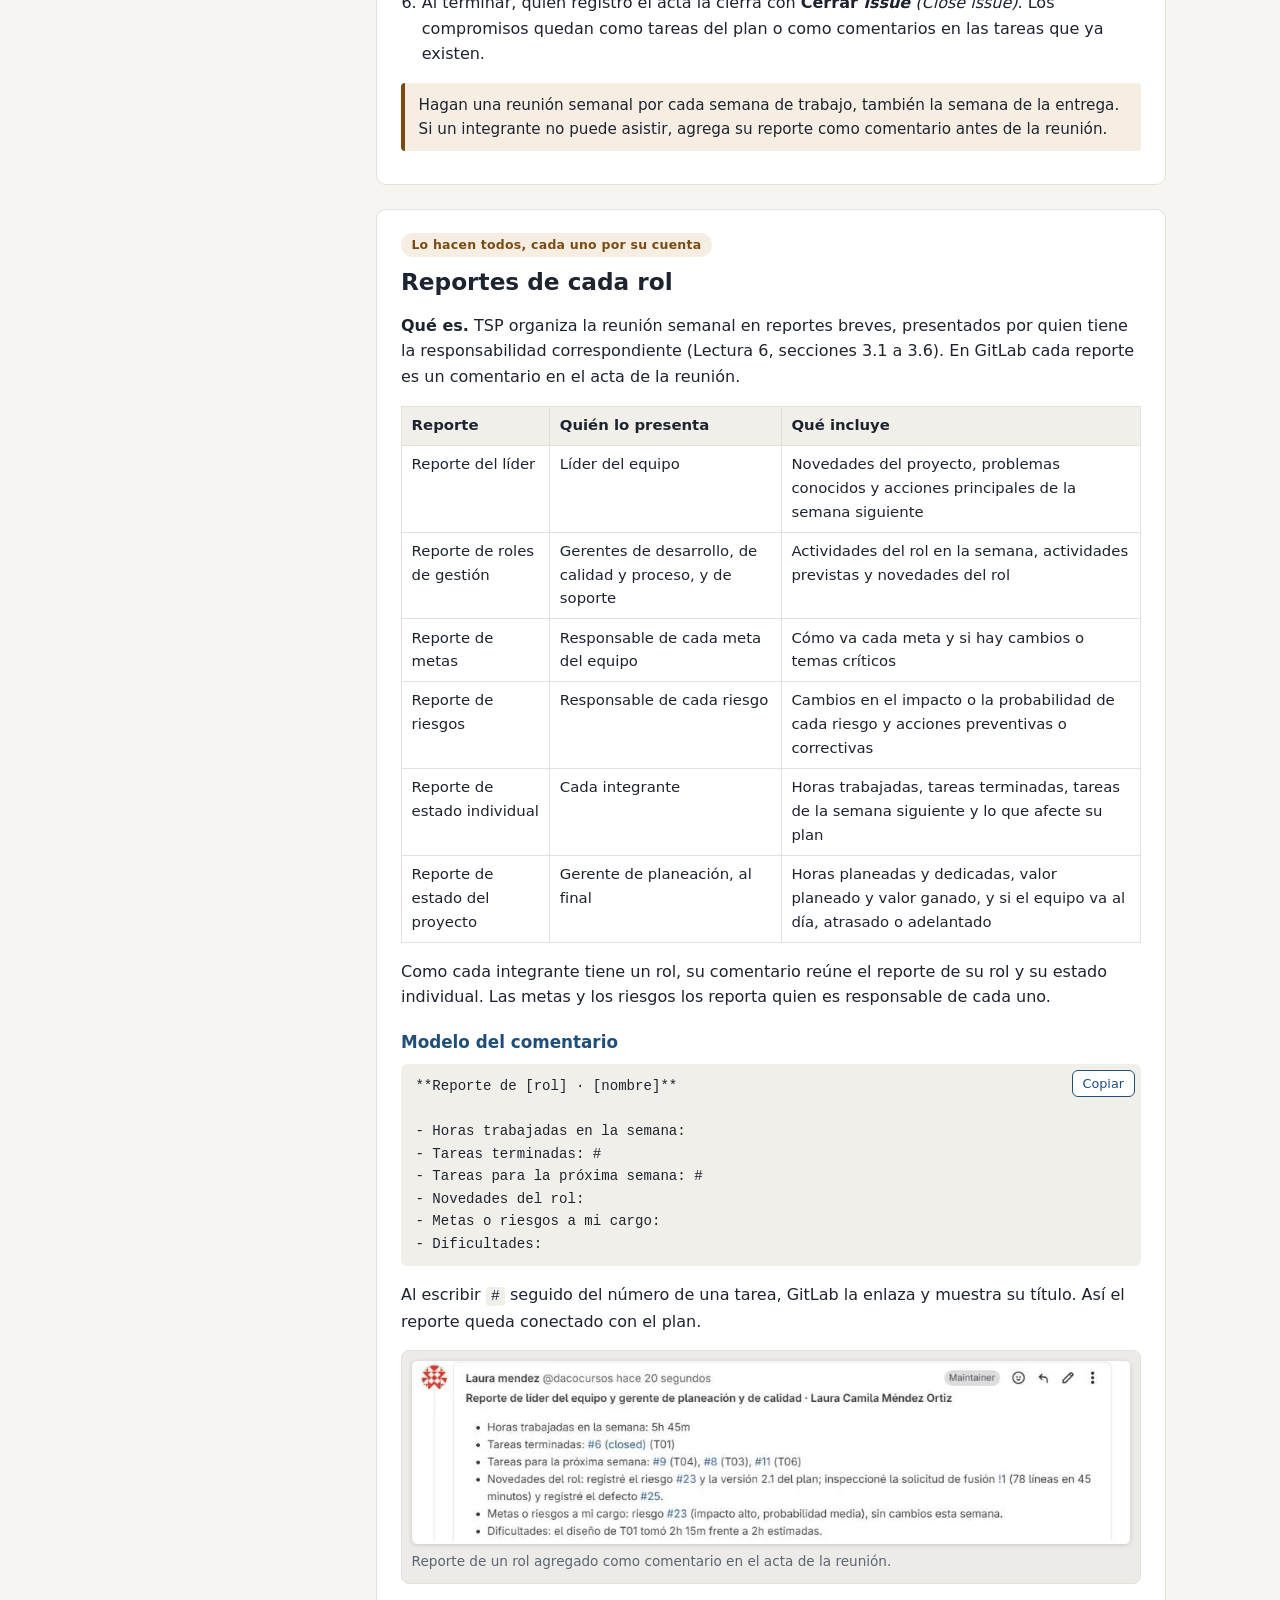
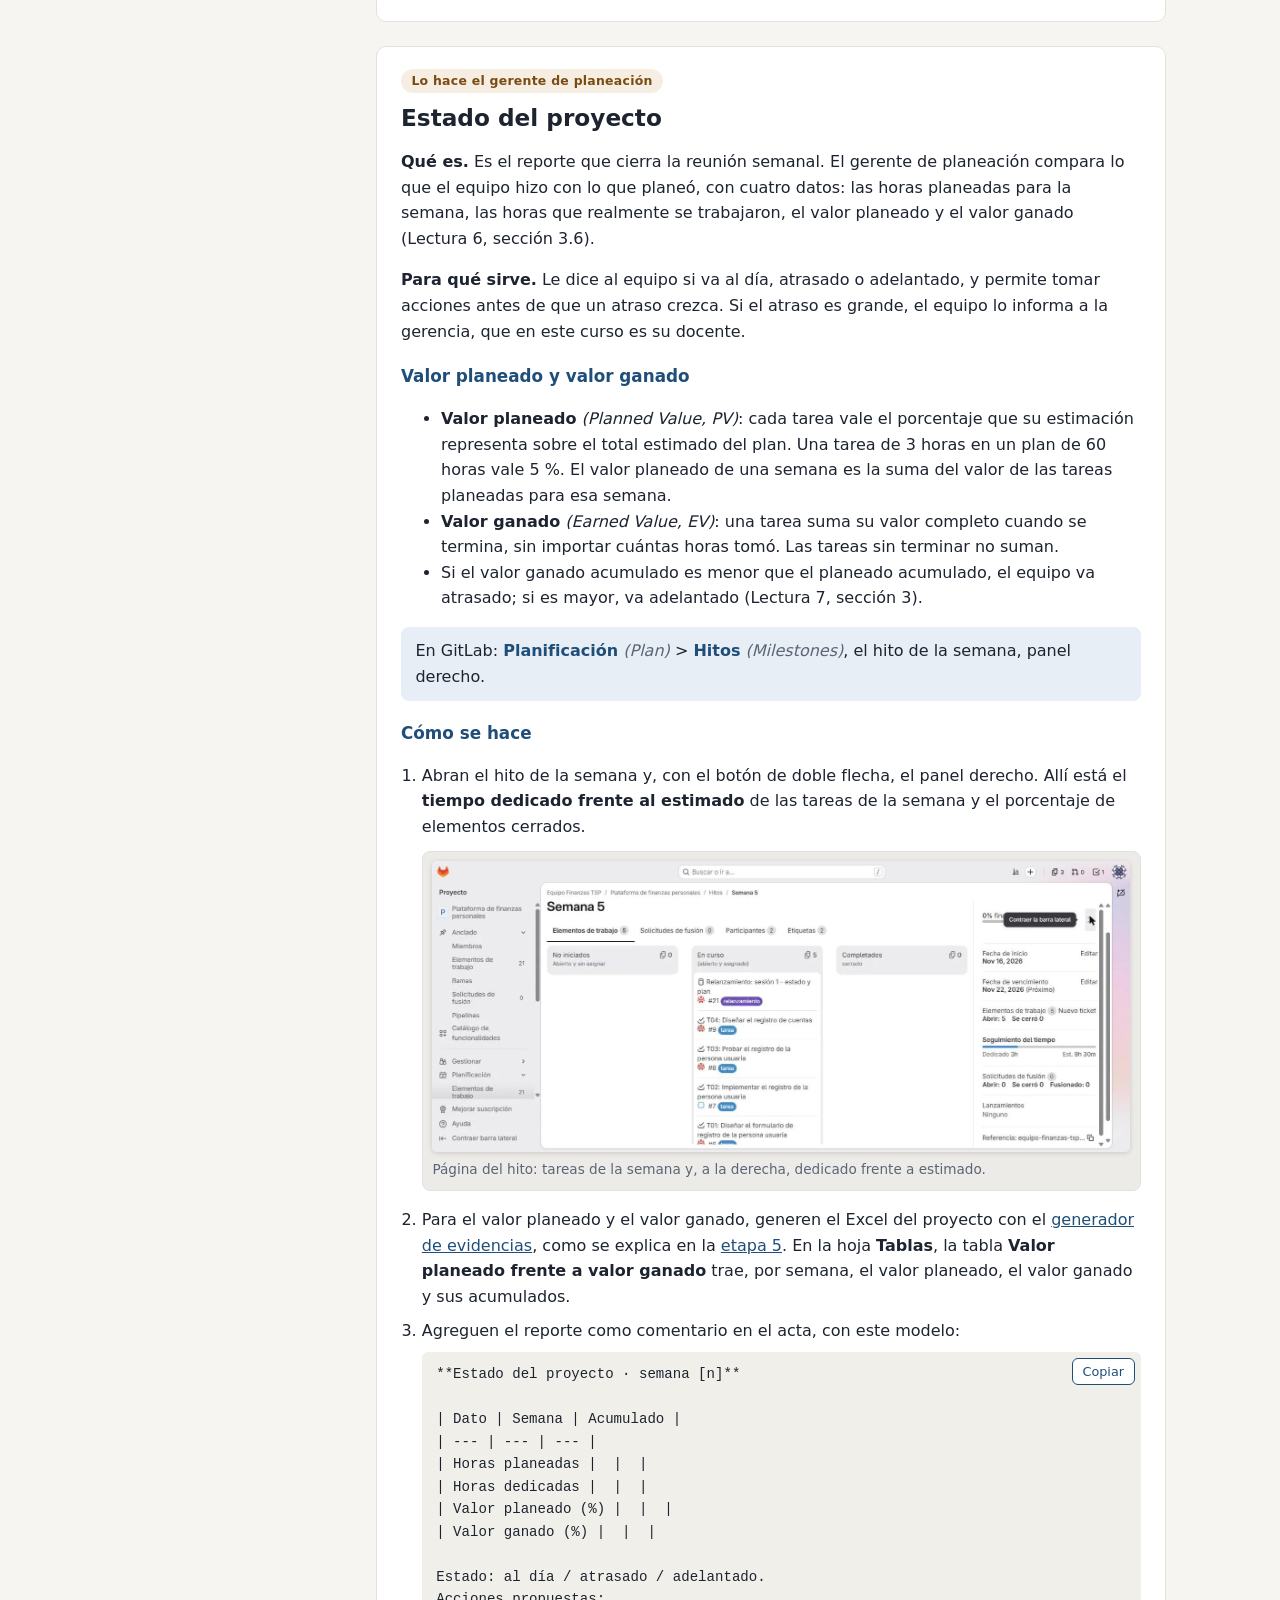
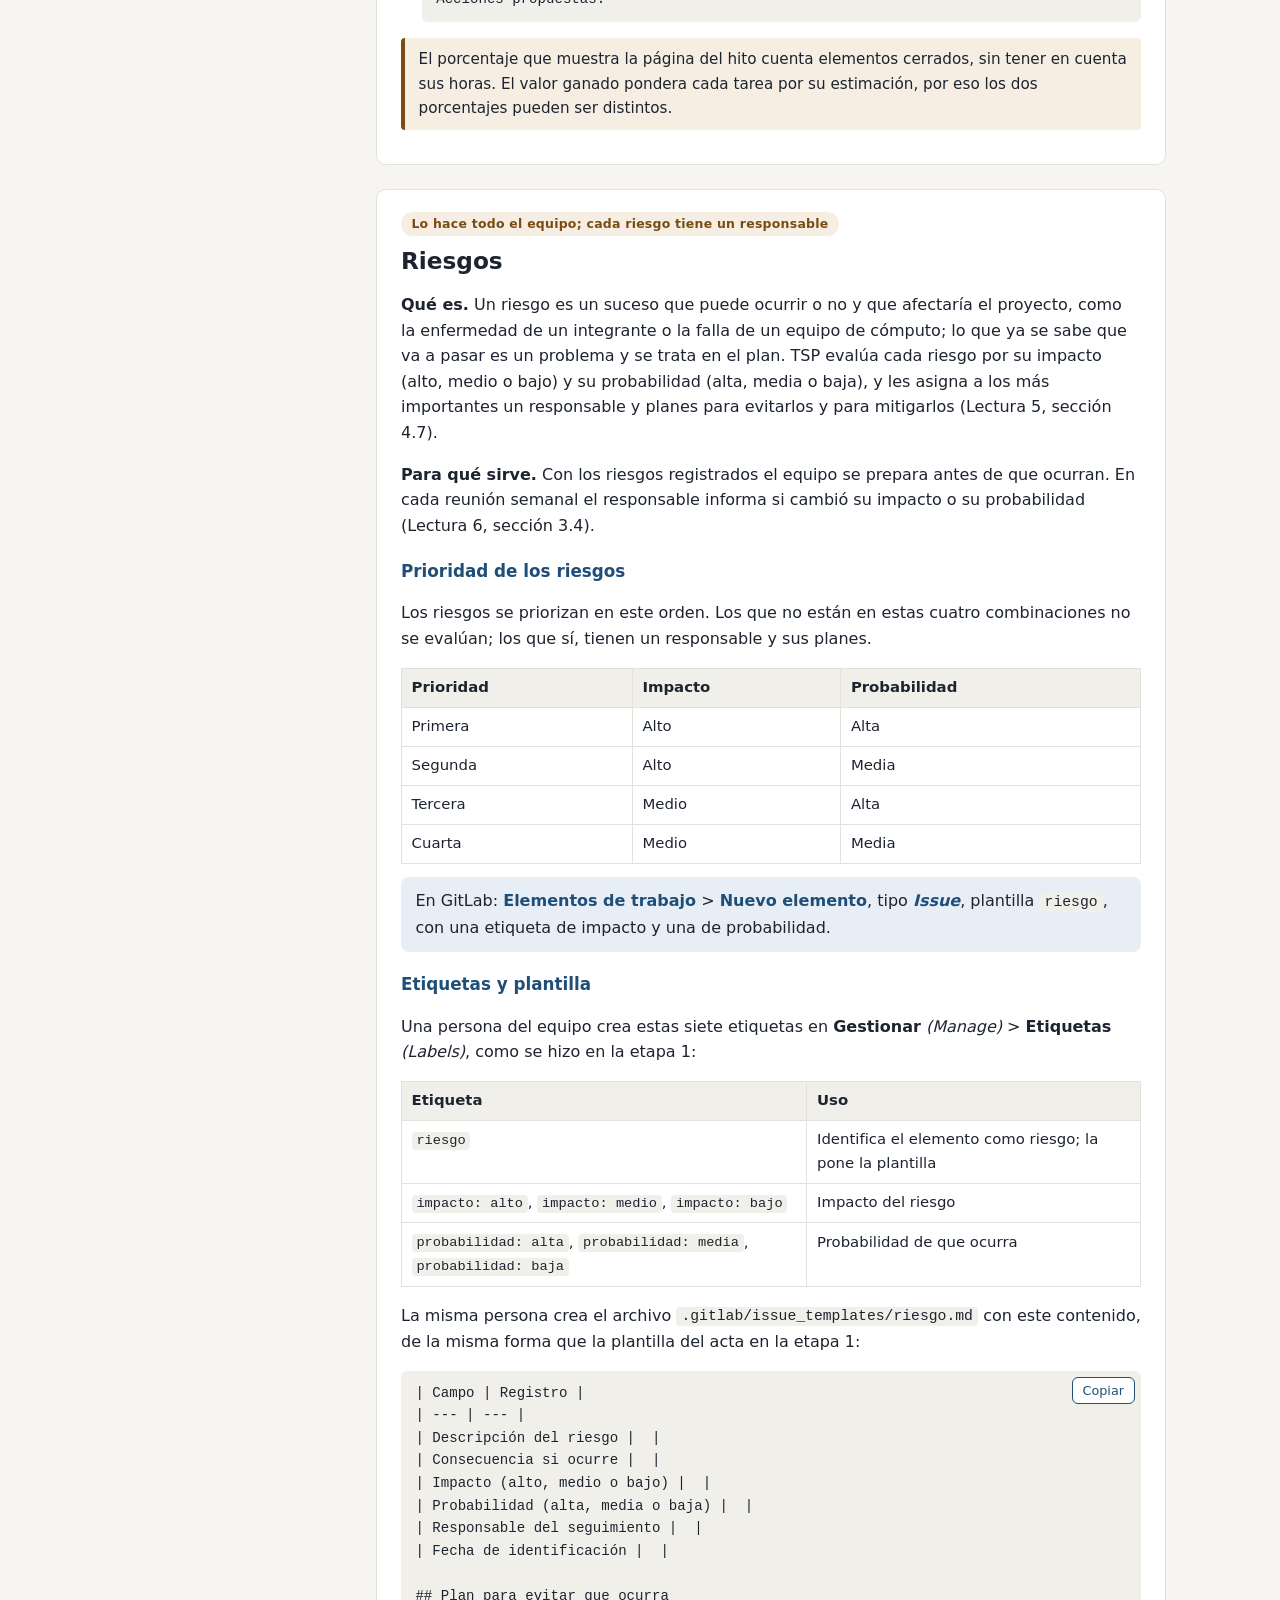
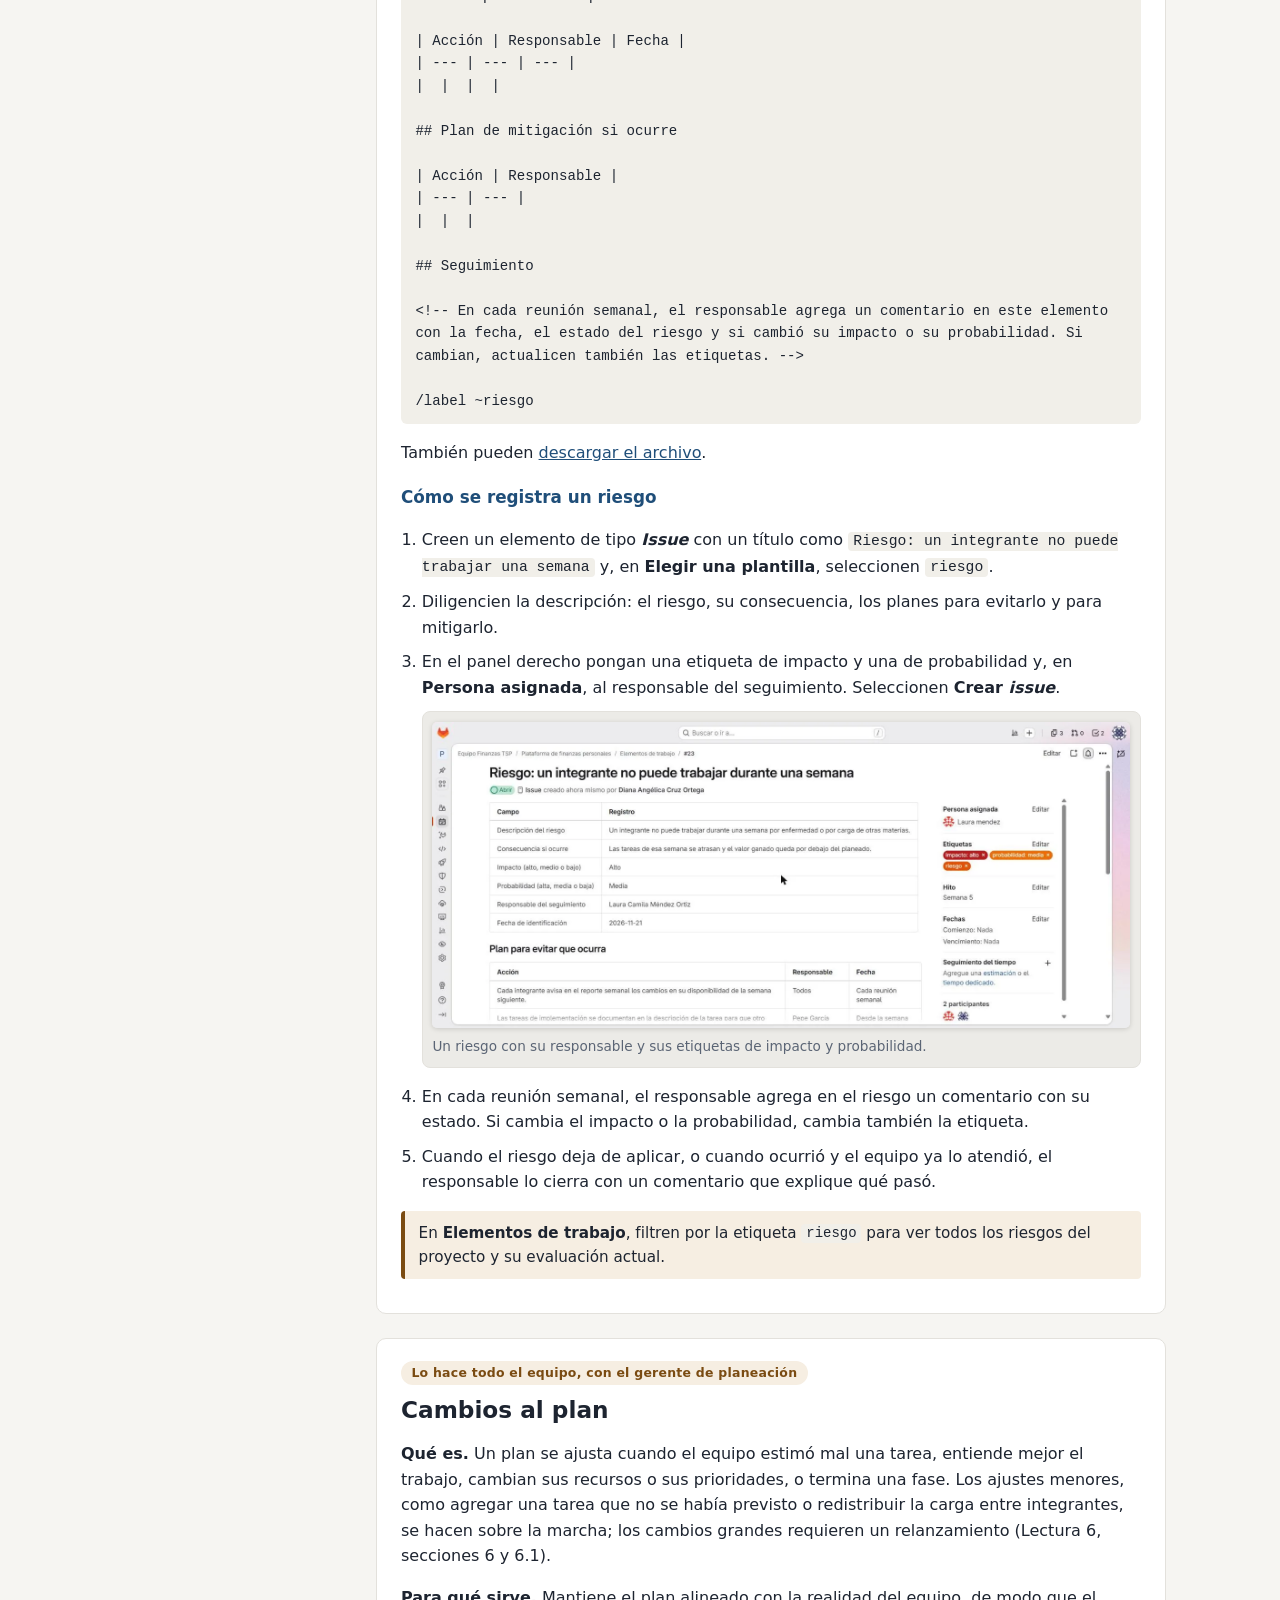
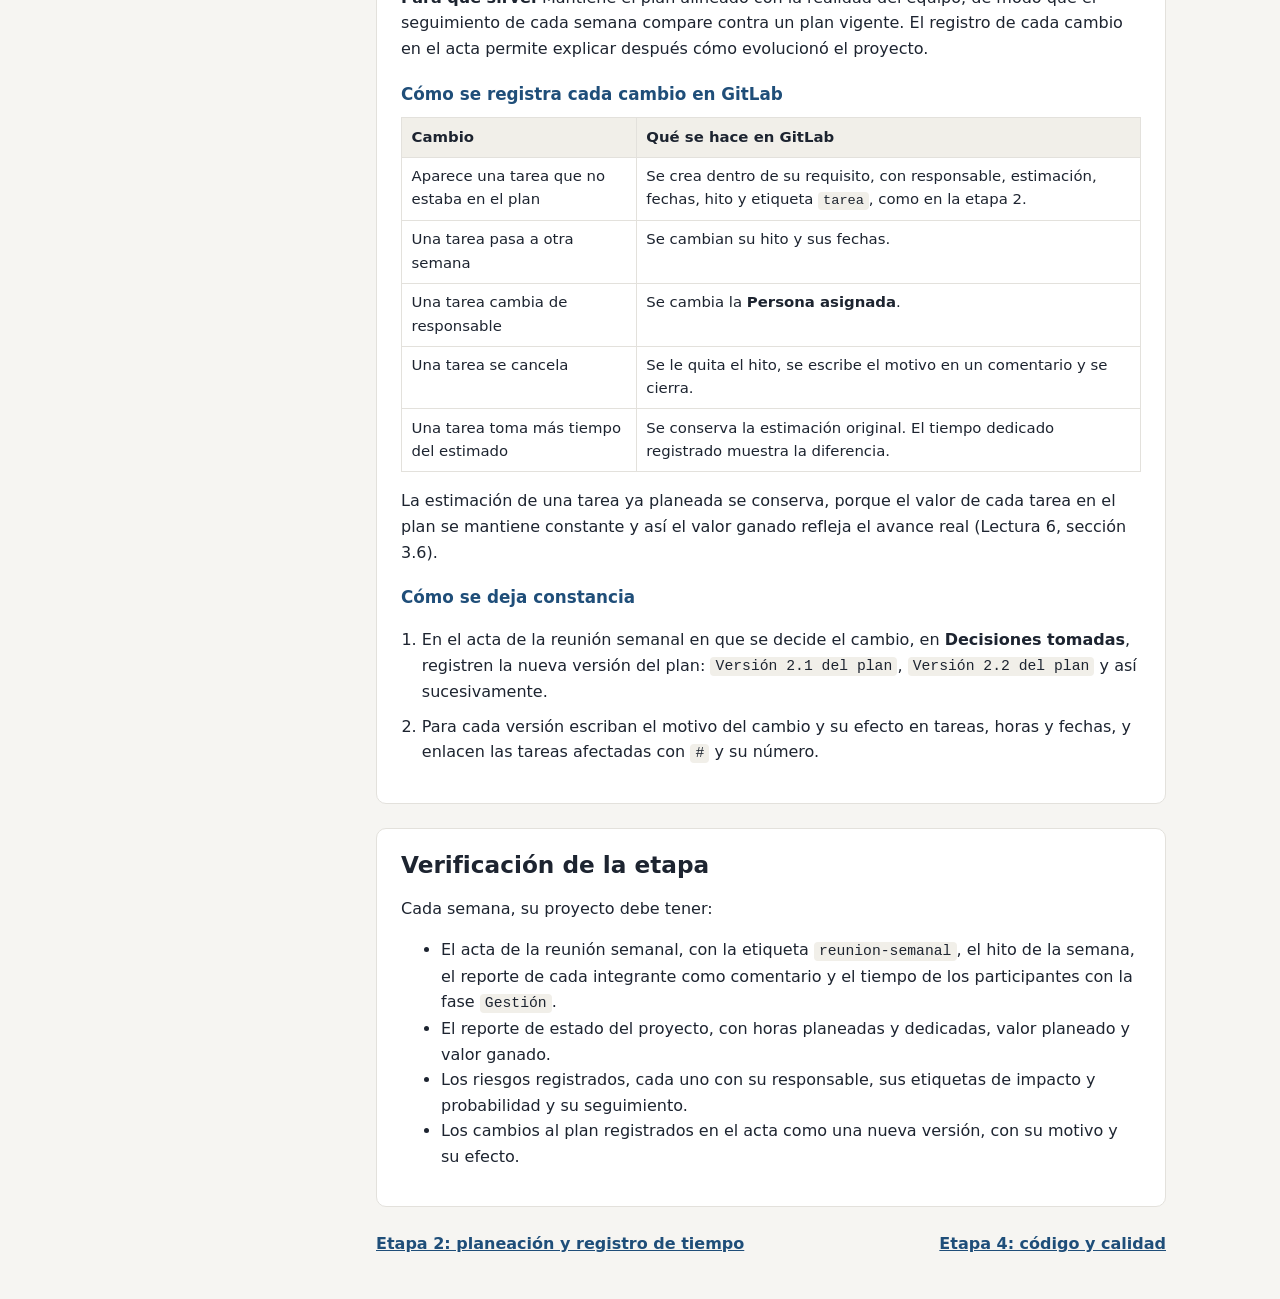
<file: etapa-3.html>
<!DOCTYPE html>
<html lang="es">
<head>
<meta charset="utf-8">
<meta name="viewport" content="width=device-width, initial-scale=1">
<title>Etapa 3: seguimiento semanal · TSP en GitLab</title>
<link rel="stylesheet" href="etapas/manual.css">
</head>
<body>
<header class="top"><div class="wrap">
  <p class="kicker">Proyecto TSP en GitLab · Etapa 3</p>
  <h1>Seguimiento semanal</h1>
  <p>En esta etapa el equipo ejecuta el plan y lo controla cada semana: se reúne, cada rol presenta su reporte, revisa el avance frente al plan, hace seguimiento a los riesgos y registra los cambios que el plan necesite.</p>
  <div class="alert" style="margin:1rem 0 0;background:#fff;color:var(--ink)"><strong>Este material corresponde a la Entrega 3.</strong></div>
  <nav><a href="index.html">Inicio</a><a href="etapa-1.html">Etapa 1: montaje</a><a href="etapa-2.html">Etapa 2: planeación y registro de tiempo</a><a class="on" href="etapa-3.html">Etapa 3: seguimiento semanal</a><a href="etapa-4.html">Etapa 4: código y calidad</a><a href="etapa-5.html">Etapa 5: análisis y cierre</a><a href="entrega-2.html">Entrega 2</a><a href="entrega-3.html">Entrega 3</a></nav>
</div></header>

<div class="layout">
<nav class="side" aria-label="Contenido de la etapa">
  <ul>
    <li><a href="#reunion">La reunión semanal</a></li>
    <li><a href="#reportes">Reportes de cada rol</a></li>
    <li><a href="#estado">Estado del proyecto</a></li>
    <li><a href="#riesgos">Riesgos</a></li>
    <li><a href="#cambios">Cambios al plan</a></li>
    <li><a href="#verificar">Verificación de la etapa</a></li>
  </ul>
</nav>

<main>

<section id="reunion">
  <span class="who">Lo hace todo el equipo</span>
  <h2>La reunión semanal</h2>
  <p><b>Qué es.</b> Es la reunión en la que el equipo revisa cada semana cómo va frente al plan. Cada integrante, según su rol, presenta un reporte breve, y al final el gerente de planeación presenta el estado del proyecto. Es una de las herramientas principales de TSP para el seguimiento (Lectura 6, sección 3).</p>
  <p><b>Para qué sirve.</b> Con los datos de la semana el equipo sabe si va al día, atrasado o adelantado, identifica a tiempo quién necesita ayuda y decide las acciones de la semana siguiente. El acta deja constancia de esas decisiones y de los compromisos.</p>
  <div class="where">En GitLab: <b>Elementos de trabajo</b> <span class="en">(Work items)</span> &gt; <b>Nuevo elemento</b> <span class="en">(New item)</span>, tipo <b><i>Issue</i></b>, plantilla <code>reunion-semanal</code>.</div>
  <h3>Cómo se hace</h3>
  <ol class="steps">
    <li>Antes de la reunión, quien la modera crea el acta: un elemento de trabajo de tipo <b><i>Issue</i></b> con un título como <code>Reunión semanal: semana 6</code>. En <b>Elegir una plantilla</b> <i>(Choose a template)</i> selecciona <code>reunion-semanal</code>, la plantilla que el equipo creó en la etapa 1.
      <figure><img src="etapas/img/e3-reunion-nueva.webp" alt="Elemento nuevo con la plantilla reunion-semanal"><figcaption>Acta de la reunión semanal creada con la plantilla del equipo.</figcaption></figure></li>
    <li>En el panel derecho asigna el hito de la semana y, en <b>Persona asignada</b> <i>(Assignee)</i>, a quien registra el acta. Selecciona <b>Crear <i>issue</i></b>. La etiqueta <code>reunion-semanal</code> la pone la plantilla.</li>
    <li>Antes o durante la reunión, cada integrante abre el acta y agrega su reporte como comentario, con el modelo de la sección <a href="#reportes">Reportes de cada rol</a>.</li>
    <li>Durante la reunión, quien registra el acta completa en la descripción la revisión de los compromisos anteriores, el estado del proyecto, las decisiones y los compromisos nuevos. Para editarla, selecciona <b>Editar</b> <i>(Edit)</i>, arriba a la derecha.</li>
    <li>Cada participante registra en el acta el tiempo de la reunión, con la fase <code>Gestión</code>, como se explica en la etapa 2.</li>
    <li>Al terminar, quien registró el acta la cierra con <b>Cerrar <i>issue</i></b> <i>(Close issue)</i>. Los compromisos quedan como tareas del plan o como comentarios en las tareas que ya existen.</li>
  </ol>
  <div class="note">Hagan una reunión semanal por cada semana de trabajo, también la semana de la entrega. Si un integrante no puede asistir, agrega su reporte como comentario antes de la reunión.</div>
</section>

<section id="reportes">
  <span class="who">Lo hacen todos, cada uno por su cuenta</span>
  <h2>Reportes de cada rol</h2>
  <p><b>Qué es.</b> TSP organiza la reunión semanal en reportes breves, presentados por quien tiene la responsabilidad correspondiente (Lectura 6, secciones 3.1 a 3.6). En GitLab cada reporte es un comentario en el acta de la reunión.</p>
  <table>
    <tr><th>Reporte</th><th>Quién lo presenta</th><th>Qué incluye</th></tr>
    <tr><td>Reporte del líder</td><td>Líder del equipo</td><td>Novedades del proyecto, problemas conocidos y acciones principales de la semana siguiente</td></tr>
    <tr><td>Reporte de roles de gestión</td><td>Gerentes de desarrollo, de calidad y proceso, y de soporte</td><td>Actividades del rol en la semana, actividades previstas y novedades del rol</td></tr>
    <tr><td>Reporte de metas</td><td>Responsable de cada meta del equipo</td><td>Cómo va cada meta y si hay cambios o temas críticos</td></tr>
    <tr><td>Reporte de riesgos</td><td>Responsable de cada riesgo</td><td>Cambios en el impacto o la probabilidad de cada riesgo y acciones preventivas o correctivas</td></tr>
    <tr><td>Reporte de estado individual</td><td>Cada integrante</td><td>Horas trabajadas, tareas terminadas, tareas de la semana siguiente y lo que afecte su plan</td></tr>
    <tr><td>Reporte de estado del proyecto</td><td>Gerente de planeación, al final</td><td>Horas planeadas y dedicadas, valor planeado y valor ganado, y si el equipo va al día, atrasado o adelantado</td></tr>
  </table>
  <p>Como cada integrante tiene un rol, su comentario reúne el reporte de su rol y su estado individual. Las metas y los riesgos los reporta quien es responsable de cada uno.</p>
  <h3>Modelo del comentario</h3>
  <div class="tpl"><button type="button" data-copy-text>Copiar</button><pre>**Reporte de [rol] · [nombre]**

- Horas trabajadas en la semana:
- Tareas terminadas: #
- Tareas para la próxima semana: #
- Novedades del rol:
- Metas o riesgos a mi cargo:
- Dificultades: </pre></div>
  <p>Al escribir <code>#</code> seguido del número de una tarea, GitLab la enlaza y muestra su título. Así el reporte queda conectado con el plan.</p>
  <figure><img src="etapas/img/e3-reunion-comentario.webp" alt="Comentario con el reporte de un rol en el acta de la reunión semanal"><figcaption>Reporte de un rol agregado como comentario en el acta de la reunión.</figcaption></figure>
</section>

<section id="estado">
  <span class="who">Lo hace el gerente de planeación</span>
  <h2>Estado del proyecto</h2>
  <p><b>Qué es.</b> Es el reporte que cierra la reunión semanal. El gerente de planeación compara lo que el equipo hizo con lo que planeó, con cuatro datos: las horas planeadas para la semana, las horas que realmente se trabajaron, el valor planeado y el valor ganado (Lectura 6, sección 3.6).</p>
  <p><b>Para qué sirve.</b> Le dice al equipo si va al día, atrasado o adelantado, y permite tomar acciones antes de que un atraso crezca. Si el atraso es grande, el equipo lo informa a la gerencia, que en este curso es su docente.</p>
  <h3>Valor planeado y valor ganado</h3>
  <ul>
    <li><b>Valor planeado</b> <i>(Planned Value, PV)</i>: cada tarea vale el porcentaje que su estimación representa sobre el total estimado del plan. Una tarea de 3 horas en un plan de 60 horas vale 5 %. El valor planeado de una semana es la suma del valor de las tareas planeadas para esa semana.</li>
    <li><b>Valor ganado</b> <i>(Earned Value, EV)</i>: una tarea suma su valor completo cuando se termina, sin importar cuántas horas tomó. Las tareas sin terminar no suman.</li>
    <li>Si el valor ganado acumulado es menor que el planeado acumulado, el equipo va atrasado; si es mayor, va adelantado (Lectura 7, sección 3).</li>
  </ul>
  <div class="where">En GitLab: <b>Planificación</b> <span class="en">(Plan)</span> &gt; <b>Hitos</b> <span class="en">(Milestones)</span>, el hito de la semana, panel derecho.</div>
  <h3>Cómo se hace</h3>
  <ol class="steps">
    <li>Abran el hito de la semana y, con el botón de doble flecha, el panel derecho. Allí está el <b>tiempo dedicado frente al estimado</b> de las tareas de la semana y el porcentaje de elementos cerrados.
      <figure><img src="etapas/img/e2-hito.webp" alt="Página del hito con el tiempo dedicado y estimado"><figcaption>Página del hito: tareas de la semana y, a la derecha, dedicado frente a estimado.</figcaption></figure></li>
    <li>Para el valor planeado y el valor ganado, generen el Excel del proyecto con el <a href="generador.html">generador de evidencias</a>, como se explica en la <a href="etapa-5.html#datos">etapa 5</a>. En la hoja <b>Tablas</b>, la tabla <b>Valor planeado frente a valor ganado</b> trae, por semana, el valor planeado, el valor ganado y sus acumulados.</li>
    <li>Agreguen el reporte como comentario en el acta, con este modelo:
      <div class="tpl"><button type="button" data-copy-text>Copiar</button><pre>**Estado del proyecto · semana [n]**

| Dato | Semana | Acumulado |
| --- | --- | --- |
| Horas planeadas |  |  |
| Horas dedicadas |  |  |
| Valor planeado (%) |  |  |
| Valor ganado (%) |  |  |

Estado: al día / atrasado / adelantado.
Acciones propuestas: </pre></div></li>
  </ol>
  <div class="note">El porcentaje que muestra la página del hito cuenta elementos cerrados, sin tener en cuenta sus horas. El valor ganado pondera cada tarea por su estimación, por eso los dos porcentajes pueden ser distintos.</div>
</section>

<section id="riesgos">
  <span class="who">Lo hace todo el equipo; cada riesgo tiene un responsable</span>
  <h2>Riesgos</h2>
  <p><b>Qué es.</b> Un riesgo es un suceso que puede ocurrir o no y que afectaría el proyecto, como la enfermedad de un integrante o la falla de un equipo de cómputo; lo que ya se sabe que va a pasar es un problema y se trata en el plan. TSP evalúa cada riesgo por su impacto (alto, medio o bajo) y su probabilidad (alta, media o baja), y les asigna a los más importantes un responsable y planes para evitarlos y para mitigarlos (Lectura 5, sección 4.7).</p>
  <p><b>Para qué sirve.</b> Con los riesgos registrados el equipo se prepara antes de que ocurran. En cada reunión semanal el responsable informa si cambió su impacto o su probabilidad (Lectura 6, sección 3.4).</p>
  <h3>Prioridad de los riesgos</h3>
  <p>Los riesgos se priorizan en este orden. Los que no están en estas cuatro combinaciones no se evalúan; los que sí, tienen un responsable y sus planes.</p>
  <table>
    <tr><th>Prioridad</th><th>Impacto</th><th>Probabilidad</th></tr>
    <tr><td>Primera</td><td>Alto</td><td>Alta</td></tr>
    <tr><td>Segunda</td><td>Alto</td><td>Media</td></tr>
    <tr><td>Tercera</td><td>Medio</td><td>Alta</td></tr>
    <tr><td>Cuarta</td><td>Medio</td><td>Media</td></tr>
  </table>
  <div class="where">En GitLab: <b>Elementos de trabajo</b> &gt; <b>Nuevo elemento</b>, tipo <b><i>Issue</i></b>, plantilla <code>riesgo</code>, con una etiqueta de impacto y una de probabilidad.</div>
  <h3>Etiquetas y plantilla</h3>
  <p>Una persona del equipo crea estas siete etiquetas en <b>Gestionar</b> <i>(Manage)</i> &gt; <b>Etiquetas</b> <i>(Labels)</i>, como se hizo en la etapa 1:</p>
  <table>
    <tr><th>Etiqueta</th><th>Uso</th></tr>
    <tr><td><code>riesgo</code></td><td>Identifica el elemento como riesgo; la pone la plantilla</td></tr>
    <tr><td><code>impacto: alto</code>, <code>impacto: medio</code>, <code>impacto: bajo</code></td><td>Impacto del riesgo</td></tr>
    <tr><td><code>probabilidad: alta</code>, <code>probabilidad: media</code>, <code>probabilidad: baja</code></td><td>Probabilidad de que ocurra</td></tr>
  </table>
  <p>La misma persona crea el archivo <code>.gitlab/issue_templates/riesgo.md</code> con este contenido, de la misma forma que la plantilla del acta en la etapa 1:</p>
  <div class="tpl"><button type="button" data-copy="anexos/riesgo.md">Copiar</button><pre>Cargando la plantilla…</pre></div>
  <p>También pueden <a href="anexos/riesgo.md" download>descargar el archivo</a>.</p>
  <h3>Cómo se registra un riesgo</h3>
  <ol class="steps">
    <li>Creen un elemento de tipo <b><i>Issue</i></b> con un título como <code>Riesgo: un integrante no puede trabajar una semana</code> y, en <b>Elegir una plantilla</b>, seleccionen <code>riesgo</code>.</li>
    <li>Diligencien la descripción: el riesgo, su consecuencia, los planes para evitarlo y para mitigarlo.</li>
    <li>En el panel derecho pongan una etiqueta de impacto y una de probabilidad y, en <b>Persona asignada</b>, al responsable del seguimiento. Seleccionen <b>Crear <i>issue</i></b>.
      <figure><img src="etapas/img/e3-riesgo.webp" alt="Riesgo registrado con etiquetas de impacto y probabilidad"><figcaption>Un riesgo con su responsable y sus etiquetas de impacto y probabilidad.</figcaption></figure></li>
    <li>En cada reunión semanal, el responsable agrega en el riesgo un comentario con su estado. Si cambia el impacto o la probabilidad, cambia también la etiqueta.</li>
    <li>Cuando el riesgo deja de aplicar, o cuando ocurrió y el equipo ya lo atendió, el responsable lo cierra con un comentario que explique qué pasó.</li>
  </ol>
  <div class="note">En <b>Elementos de trabajo</b>, filtren por la etiqueta <code>riesgo</code> para ver todos los riesgos del proyecto y su evaluación actual.</div>
</section>

<section id="cambios">
  <span class="who">Lo hace todo el equipo, con el gerente de planeación</span>
  <h2>Cambios al plan</h2>
  <p><b>Qué es.</b> Un plan se ajusta cuando el equipo estimó mal una tarea, entiende mejor el trabajo, cambian sus recursos o sus prioridades, o termina una fase. Los ajustes menores, como agregar una tarea que no se había previsto o redistribuir la carga entre integrantes, se hacen sobre la marcha; los cambios grandes requieren un relanzamiento (Lectura 6, secciones 6 y 6.1).</p>
  <p><b>Para qué sirve.</b> Mantiene el plan alineado con la realidad del equipo, de modo que el seguimiento de cada semana compare contra un plan vigente. El registro de cada cambio en el acta permite explicar después cómo evolucionó el proyecto.</p>
  <h3>Cómo se registra cada cambio en GitLab</h3>
  <table>
    <tr><th>Cambio</th><th>Qué se hace en GitLab</th></tr>
    <tr><td>Aparece una tarea que no estaba en el plan</td><td>Se crea dentro de su requisito, con responsable, estimación, fechas, hito y etiqueta <code>tarea</code>, como en la etapa 2.</td></tr>
    <tr><td>Una tarea pasa a otra semana</td><td>Se cambian su hito y sus fechas.</td></tr>
    <tr><td>Una tarea cambia de responsable</td><td>Se cambia la <b>Persona asignada</b>.</td></tr>
    <tr><td>Una tarea se cancela</td><td>Se le quita el hito, se escribe el motivo en un comentario y se cierra.</td></tr>
    <tr><td>Una tarea toma más tiempo del estimado</td><td>Se conserva la estimación original. El tiempo dedicado registrado muestra la diferencia.</td></tr>
  </table>
  <p>La estimación de una tarea ya planeada se conserva, porque el valor de cada tarea en el plan se mantiene constante y así el valor ganado refleja el avance real (Lectura 6, sección 3.6).</p>
  <h3>Cómo se deja constancia</h3>
  <ol class="steps">
    <li>En el acta de la reunión semanal en que se decide el cambio, en <b>Decisiones tomadas</b>, registren la nueva versión del plan: <code>Versión 2.1 del plan</code>, <code>Versión 2.2 del plan</code> y así sucesivamente.</li>
    <li>Para cada versión escriban el motivo del cambio y su efecto en tareas, horas y fechas, y enlacen las tareas afectadas con <code>#</code> y su número.</li>
  </ol>
</section>

<section id="verificar">
  <h2>Verificación de la etapa</h2>
  <p>Cada semana, su proyecto debe tener:</p>
  <ul>
    <li>El acta de la reunión semanal, con la etiqueta <code>reunion-semanal</code>, el hito de la semana, el reporte de cada integrante como comentario y el tiempo de los participantes con la fase <code>Gestión</code>.</li>
    <li>El reporte de estado del proyecto, con horas planeadas y dedicadas, valor planeado y valor ganado.</li>
    <li>Los riesgos registrados, cada uno con su responsable, sus etiquetas de impacto y probabilidad y su seguimiento.</li>
    <li>Los cambios al plan registrados en el acta como una nueva versión, con su motivo y su efecto.</li>
  </ul>
</section>

<div class="next"><a href="etapa-2.html">Etapa 2: planeación y registro de tiempo</a><a href="etapa-4.html">Etapa 4: código y calidad</a></div>
</main>
</div>
<div class="lb" id="lb"><img alt=""></div>
<script>
document.querySelectorAll("figure img").forEach(i=>i.addEventListener("click",()=>{const lb=document.getElementById("lb");lb.querySelector("img").src=i.src;lb.classList.add("on");}));
document.getElementById("lb").addEventListener("click",e=>e.currentTarget.classList.remove("on"));
document.querySelectorAll(".tpl button").forEach(async b=>{
  const pre=b.parentElement.querySelector("pre");
  if(b.dataset.copy){ try{ const t=await (await fetch(b.dataset.copy)).text(); pre.textContent=t; }catch(e){ pre.textContent="Descarguen el archivo con el enlace de abajo."; } }
  b.addEventListener("click",async()=>{ try{ await navigator.clipboard.writeText(pre.textContent); b.textContent="Copiado"; setTimeout(()=>b.textContent="Copiar",1500);}catch(e){} });
});
</script>
</body>
</html>
</file>
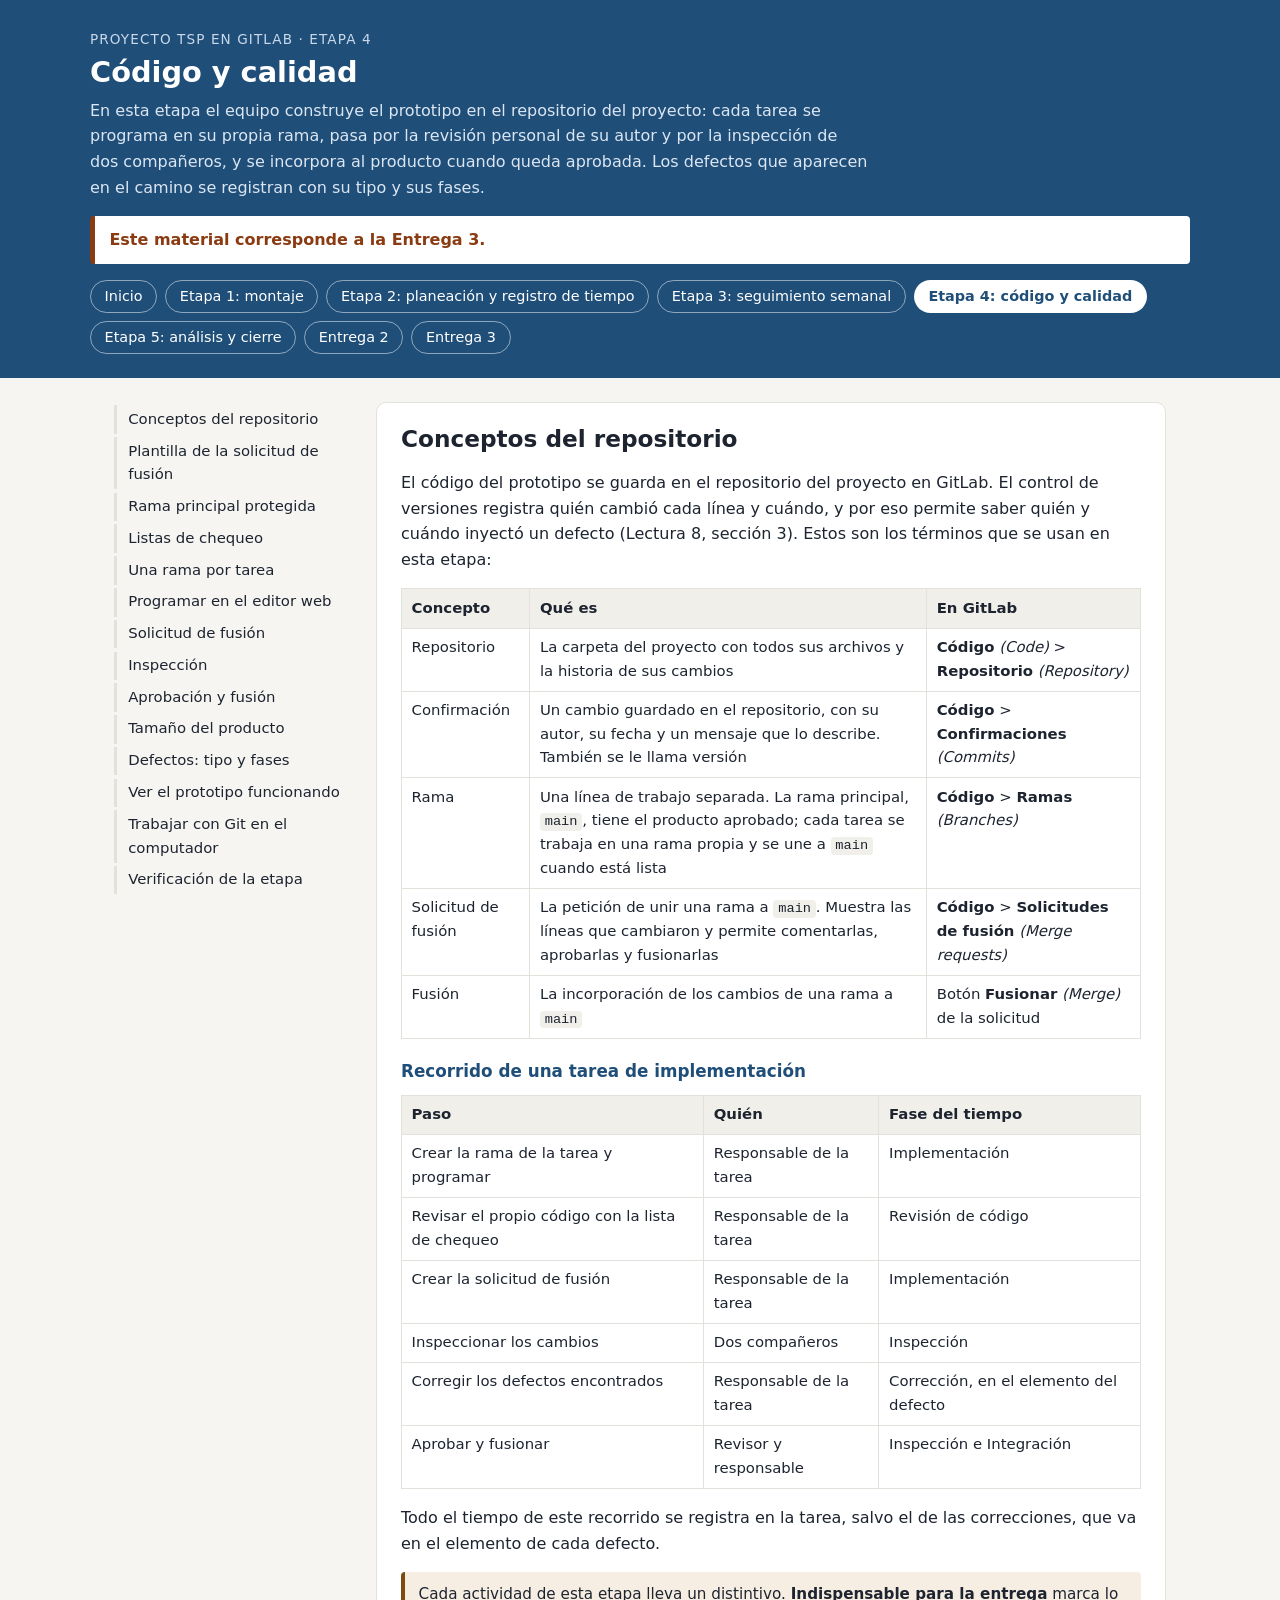
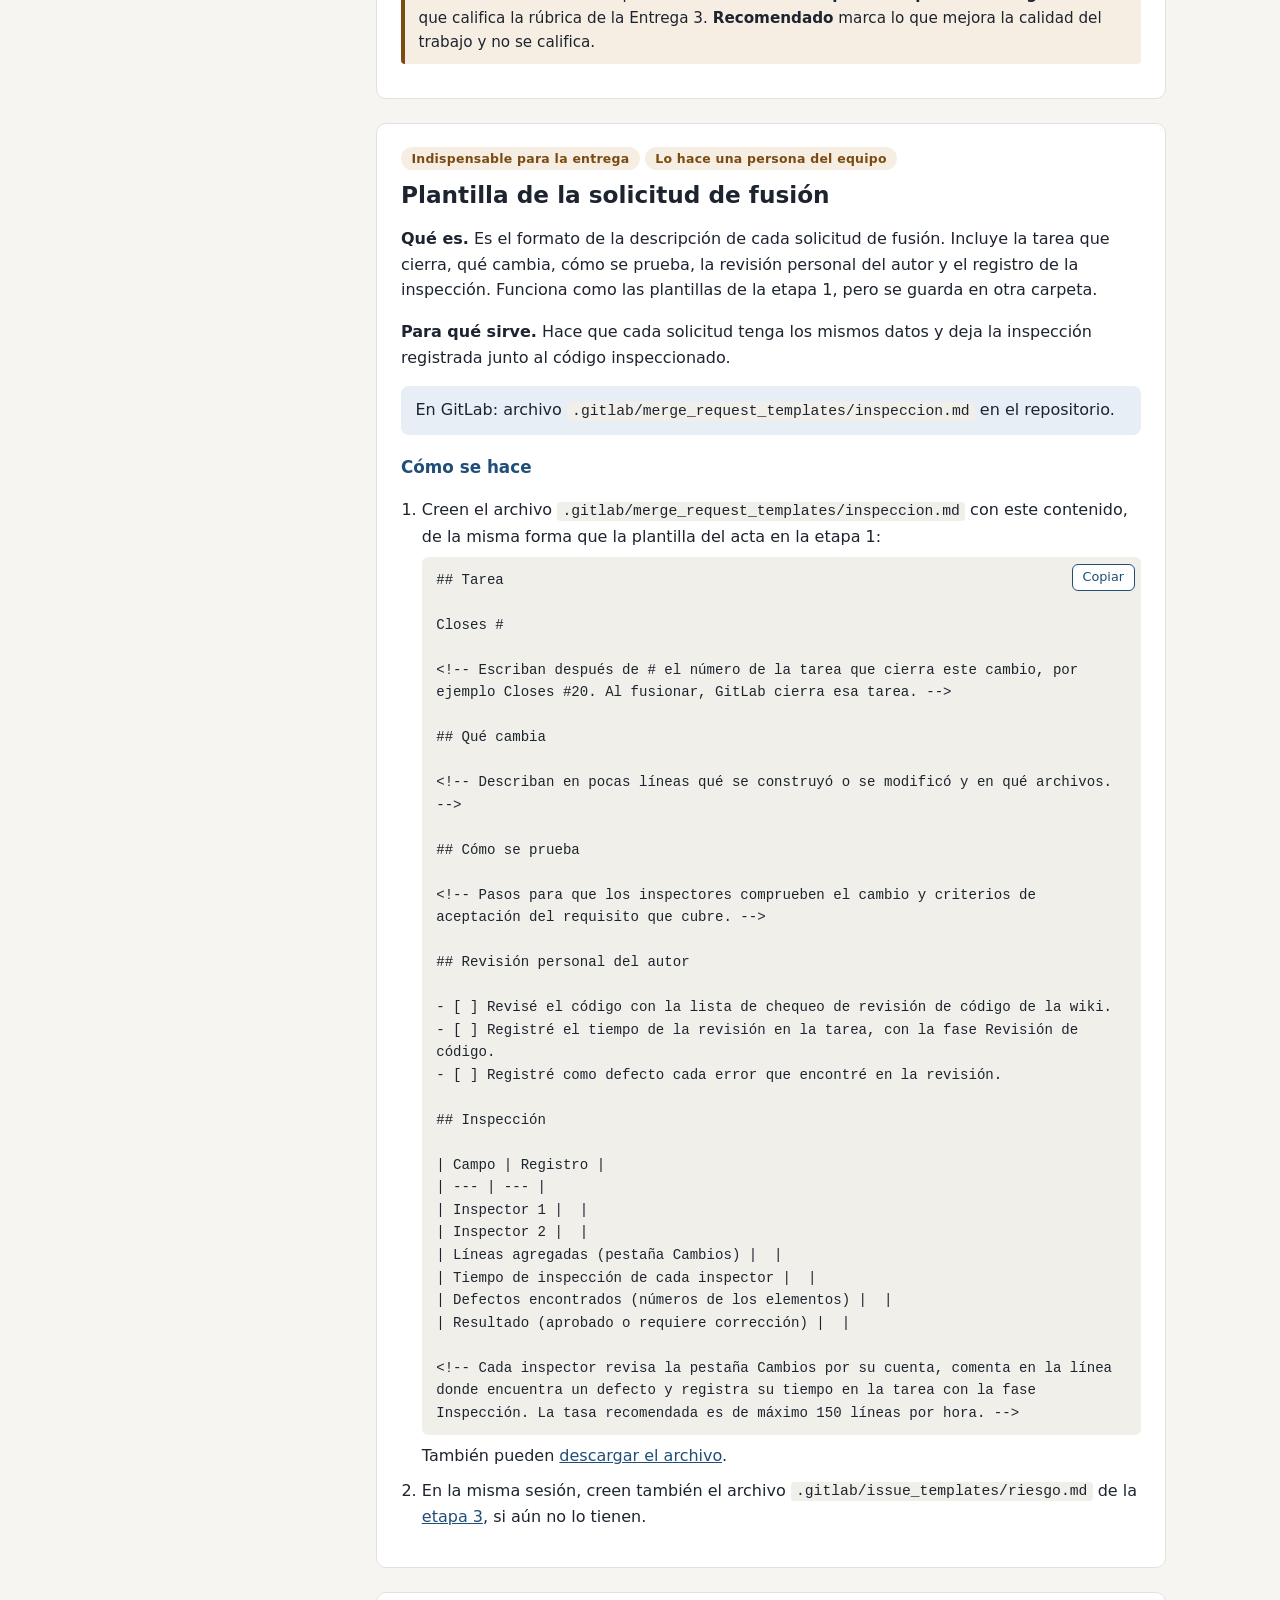
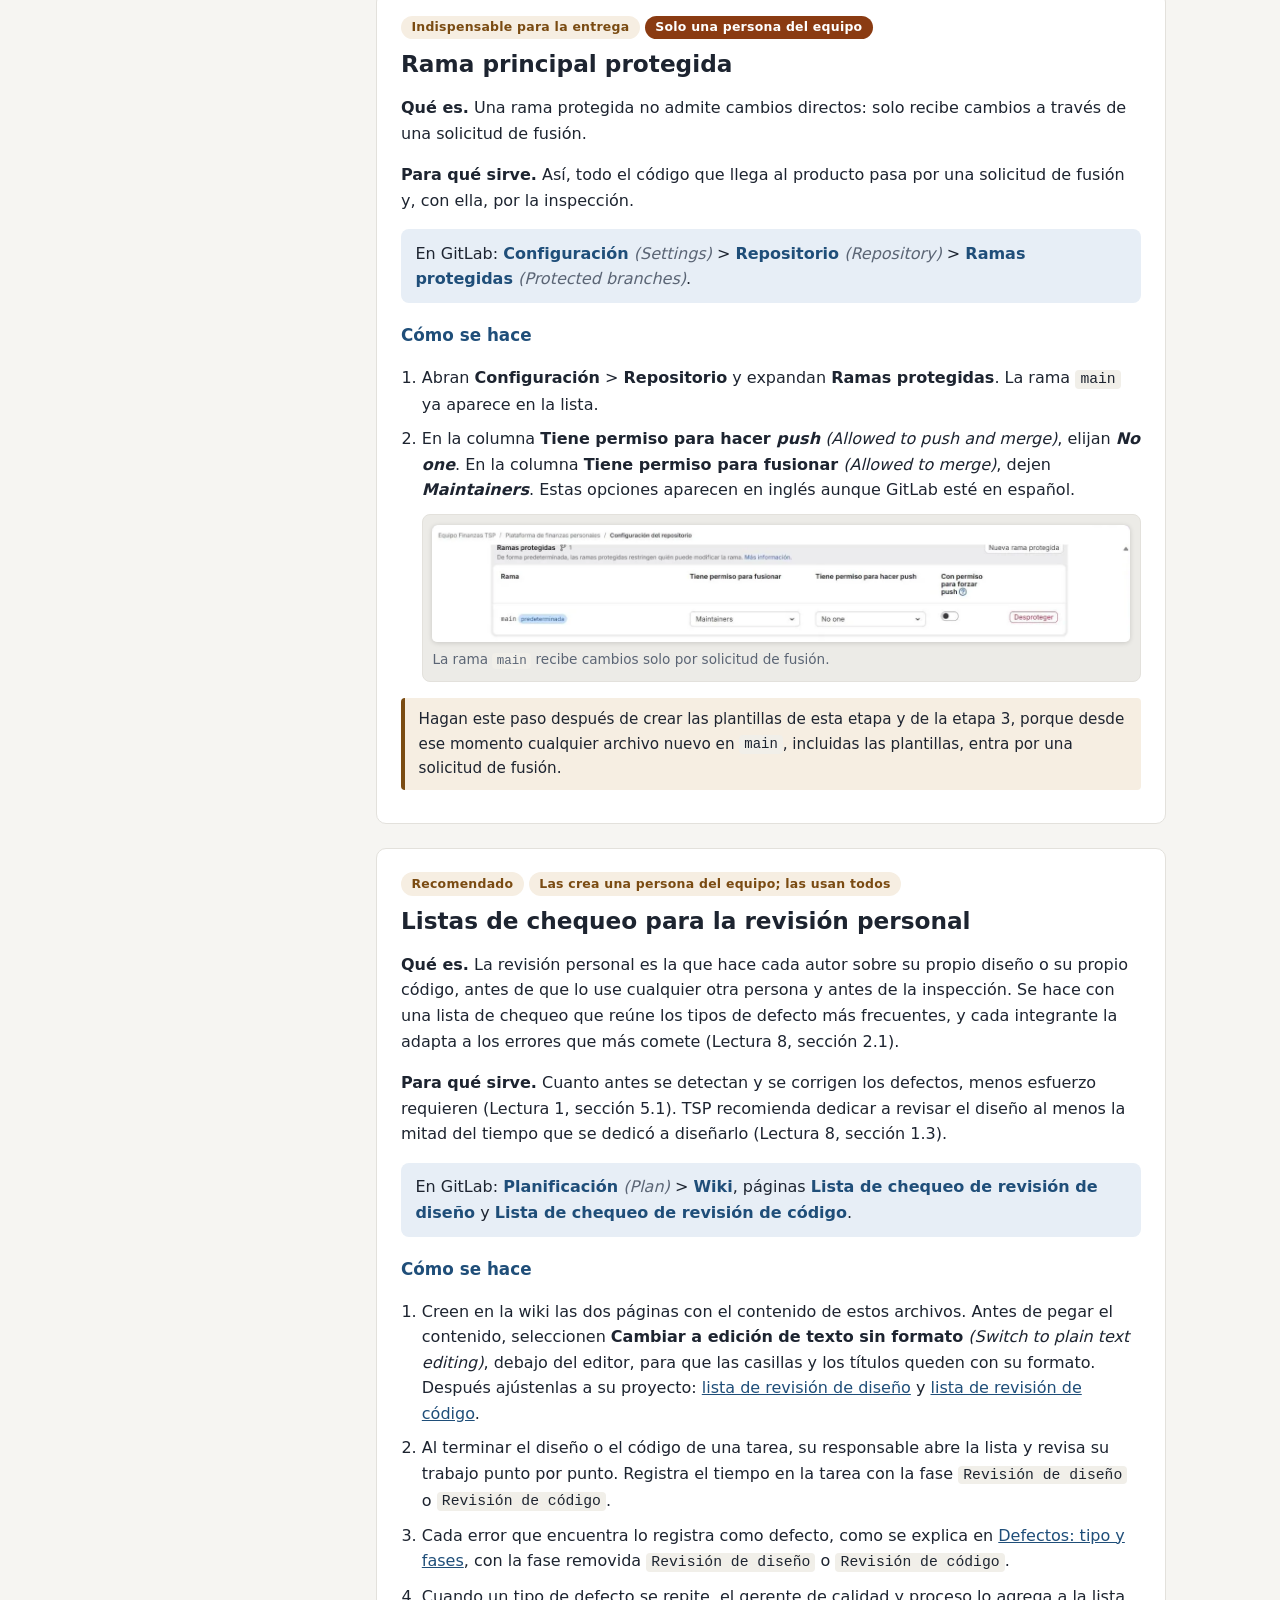
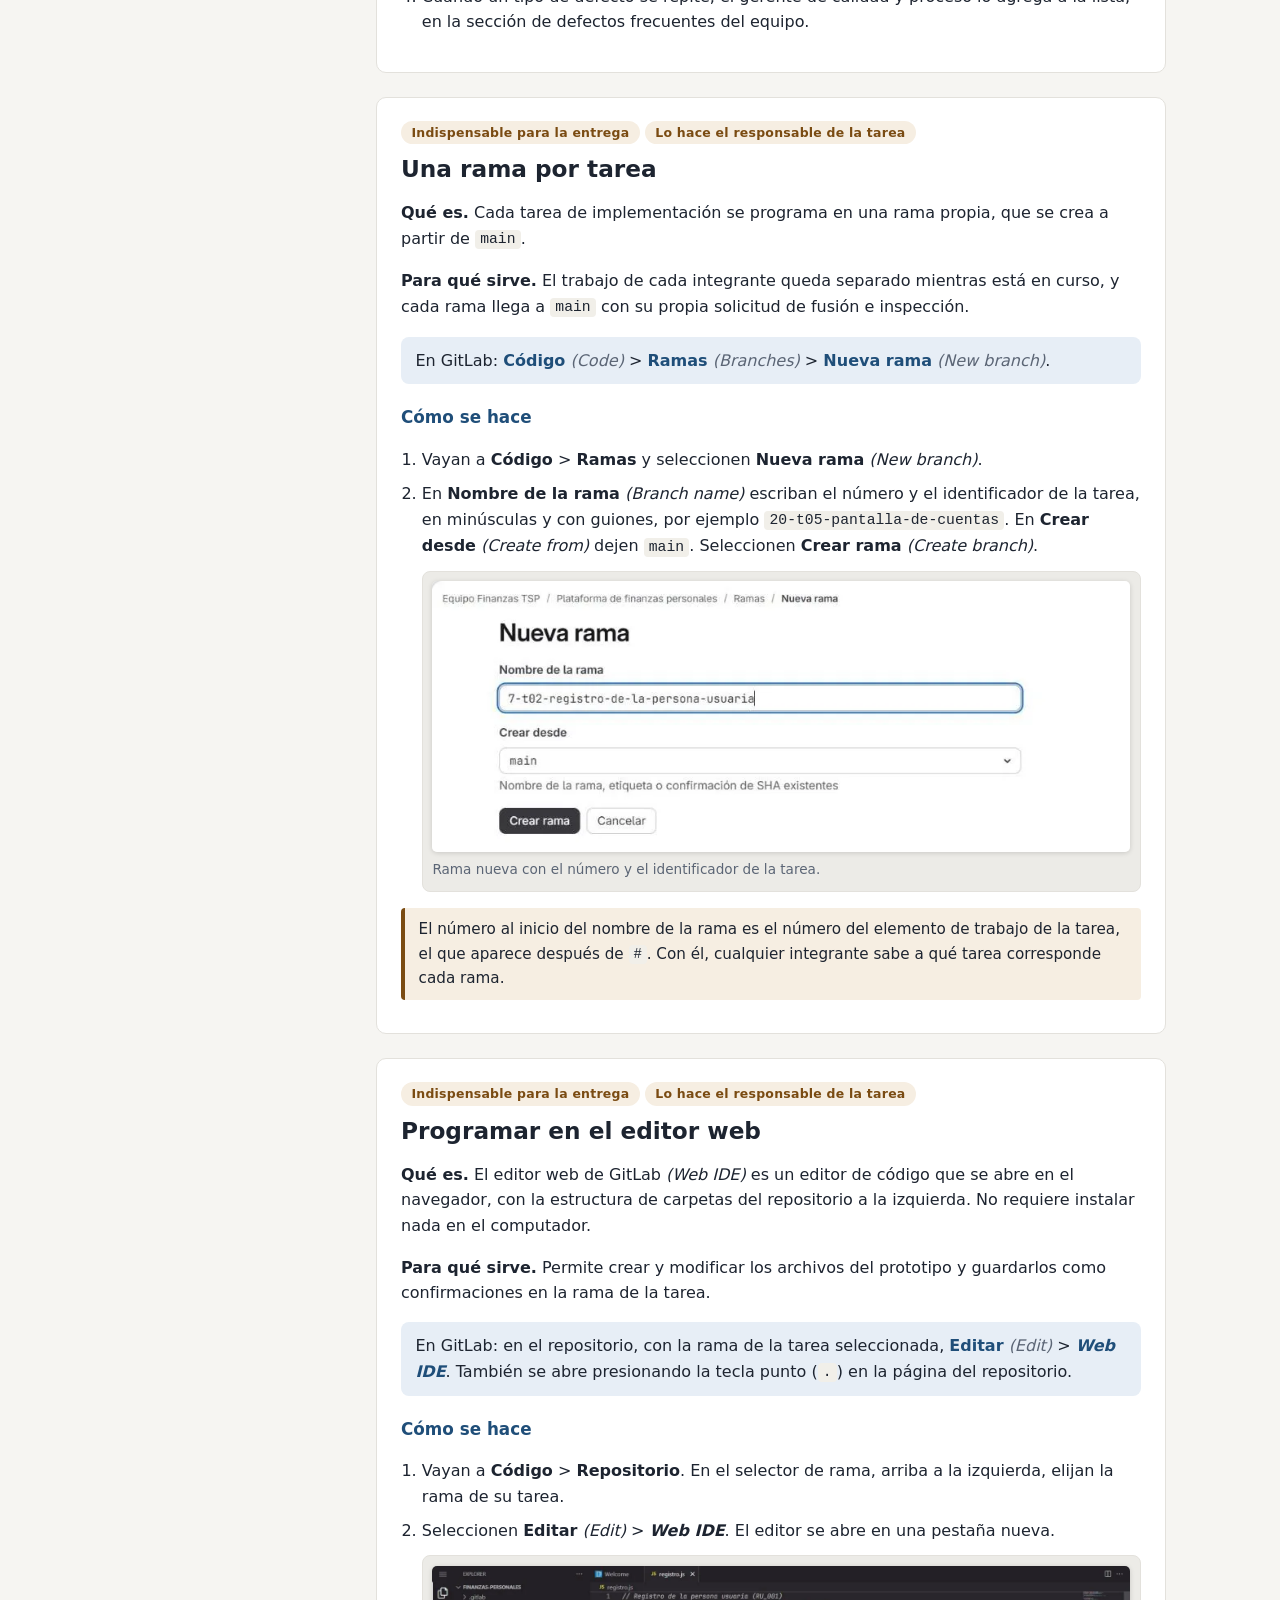
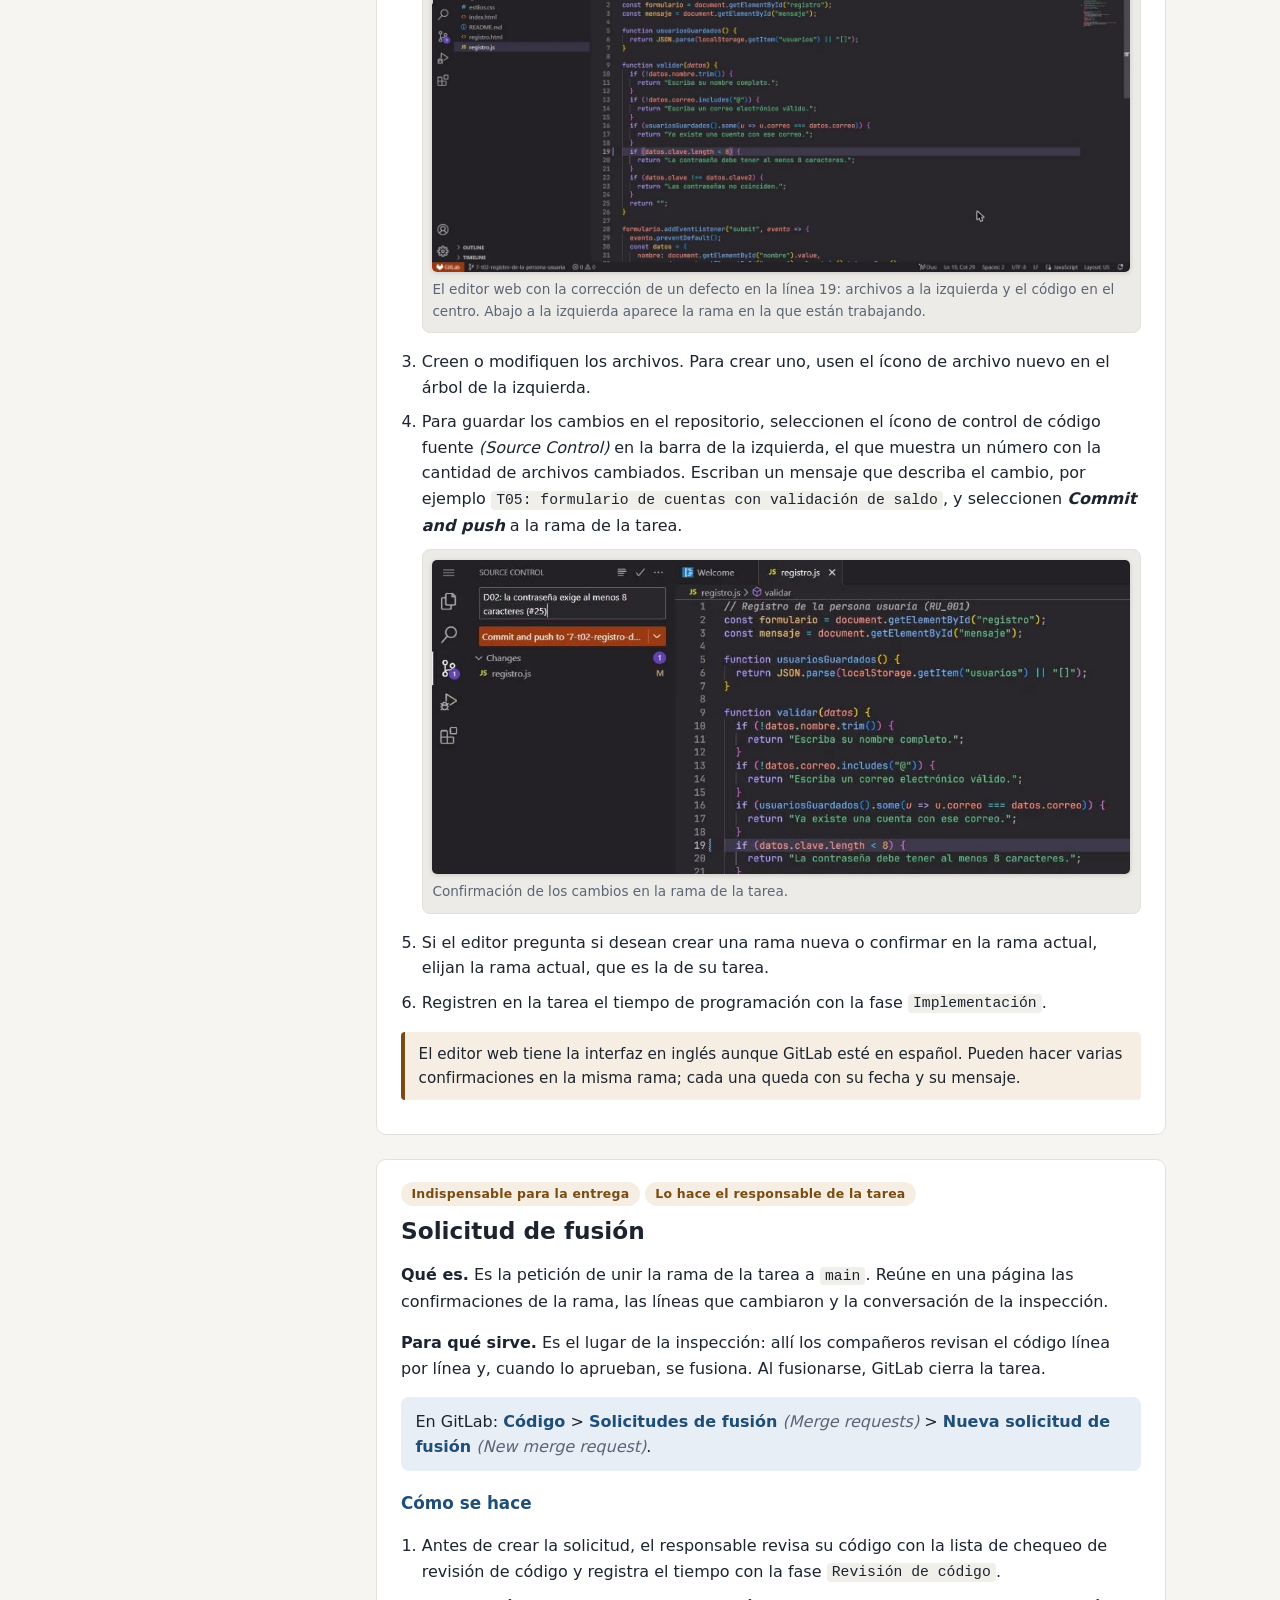
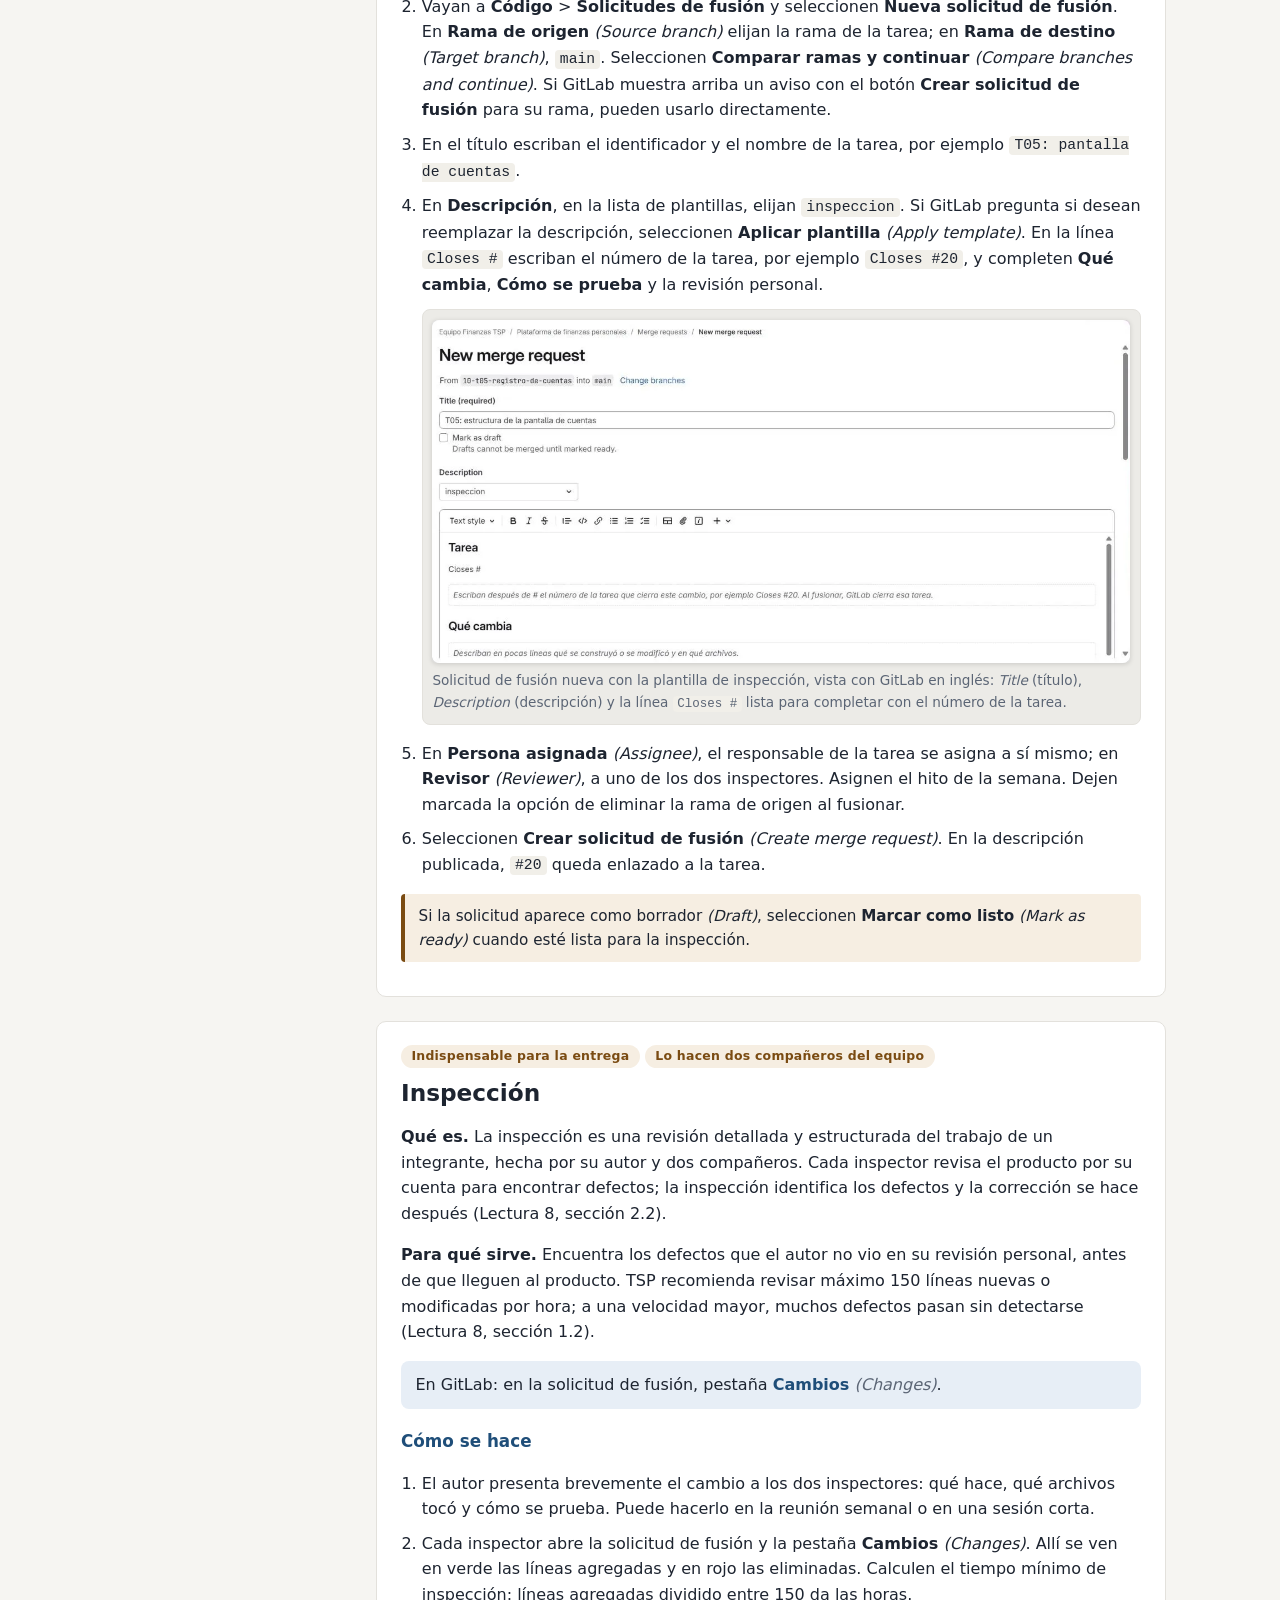
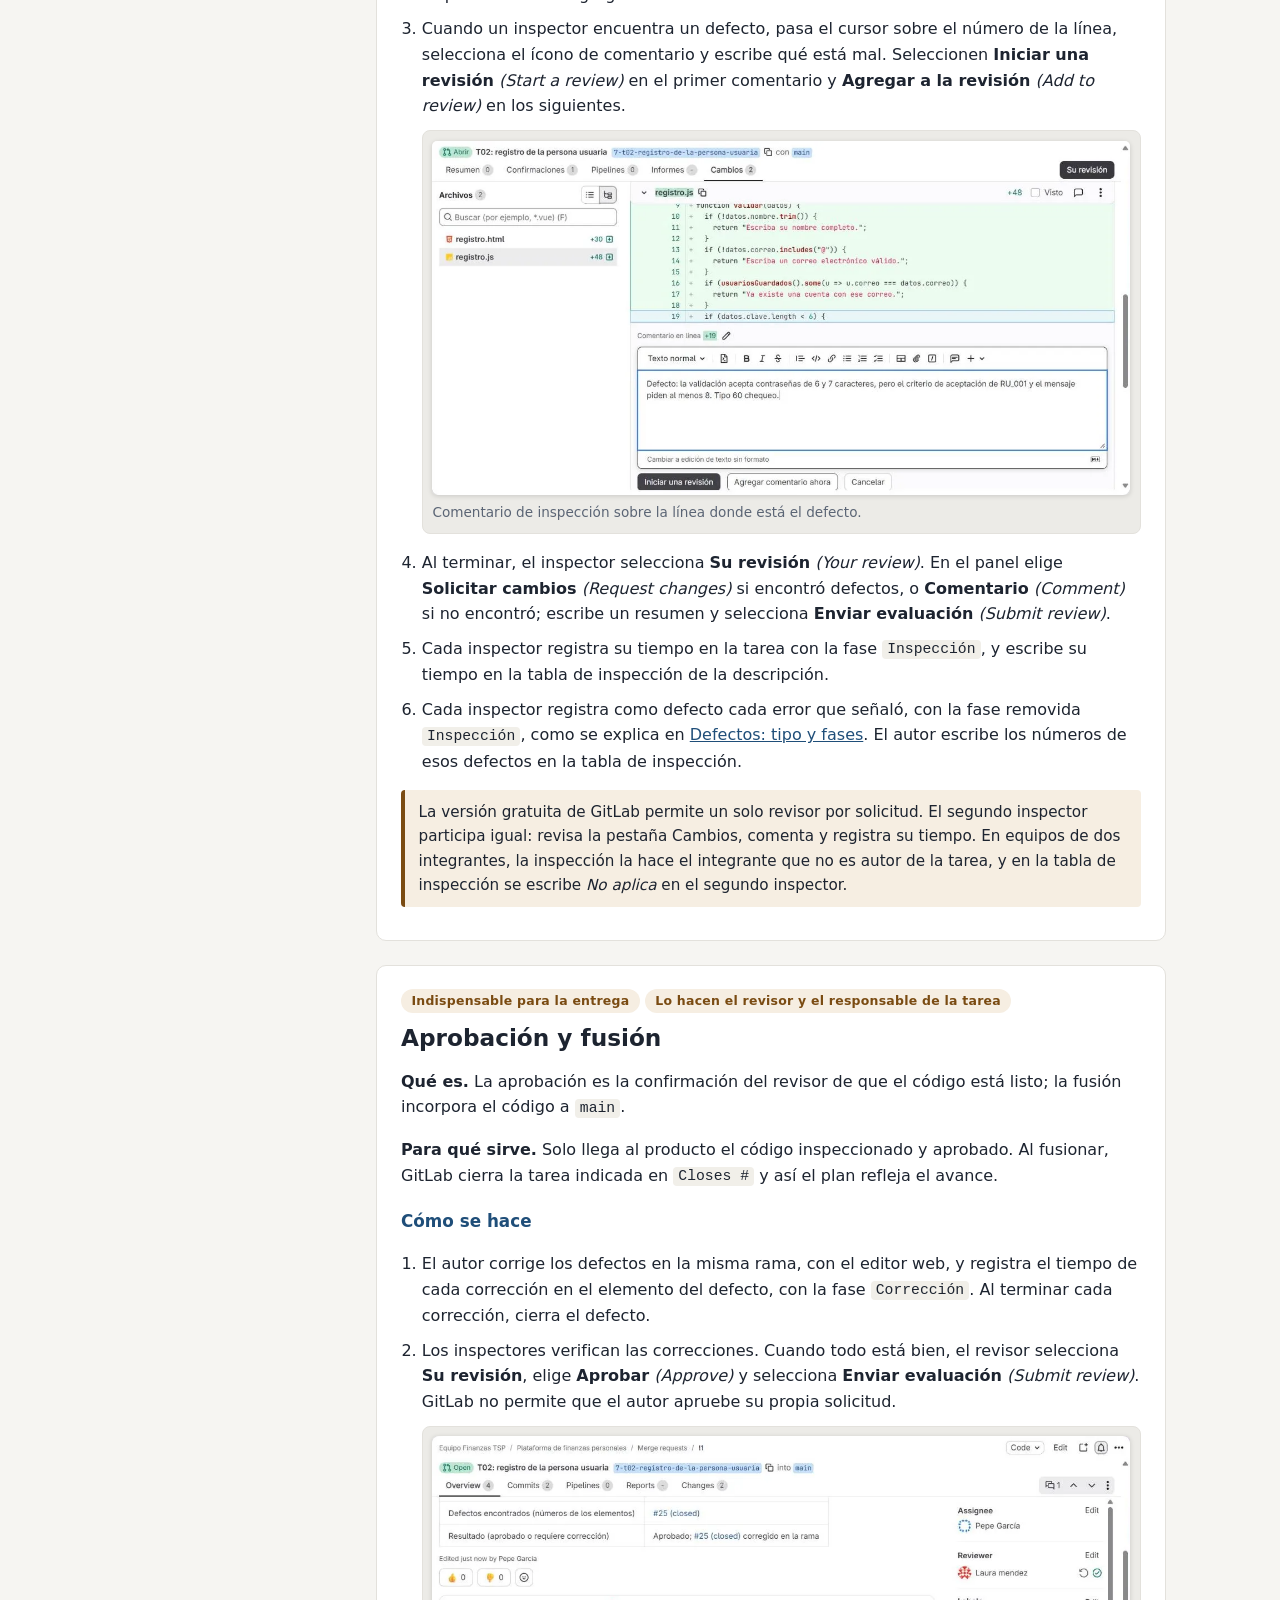
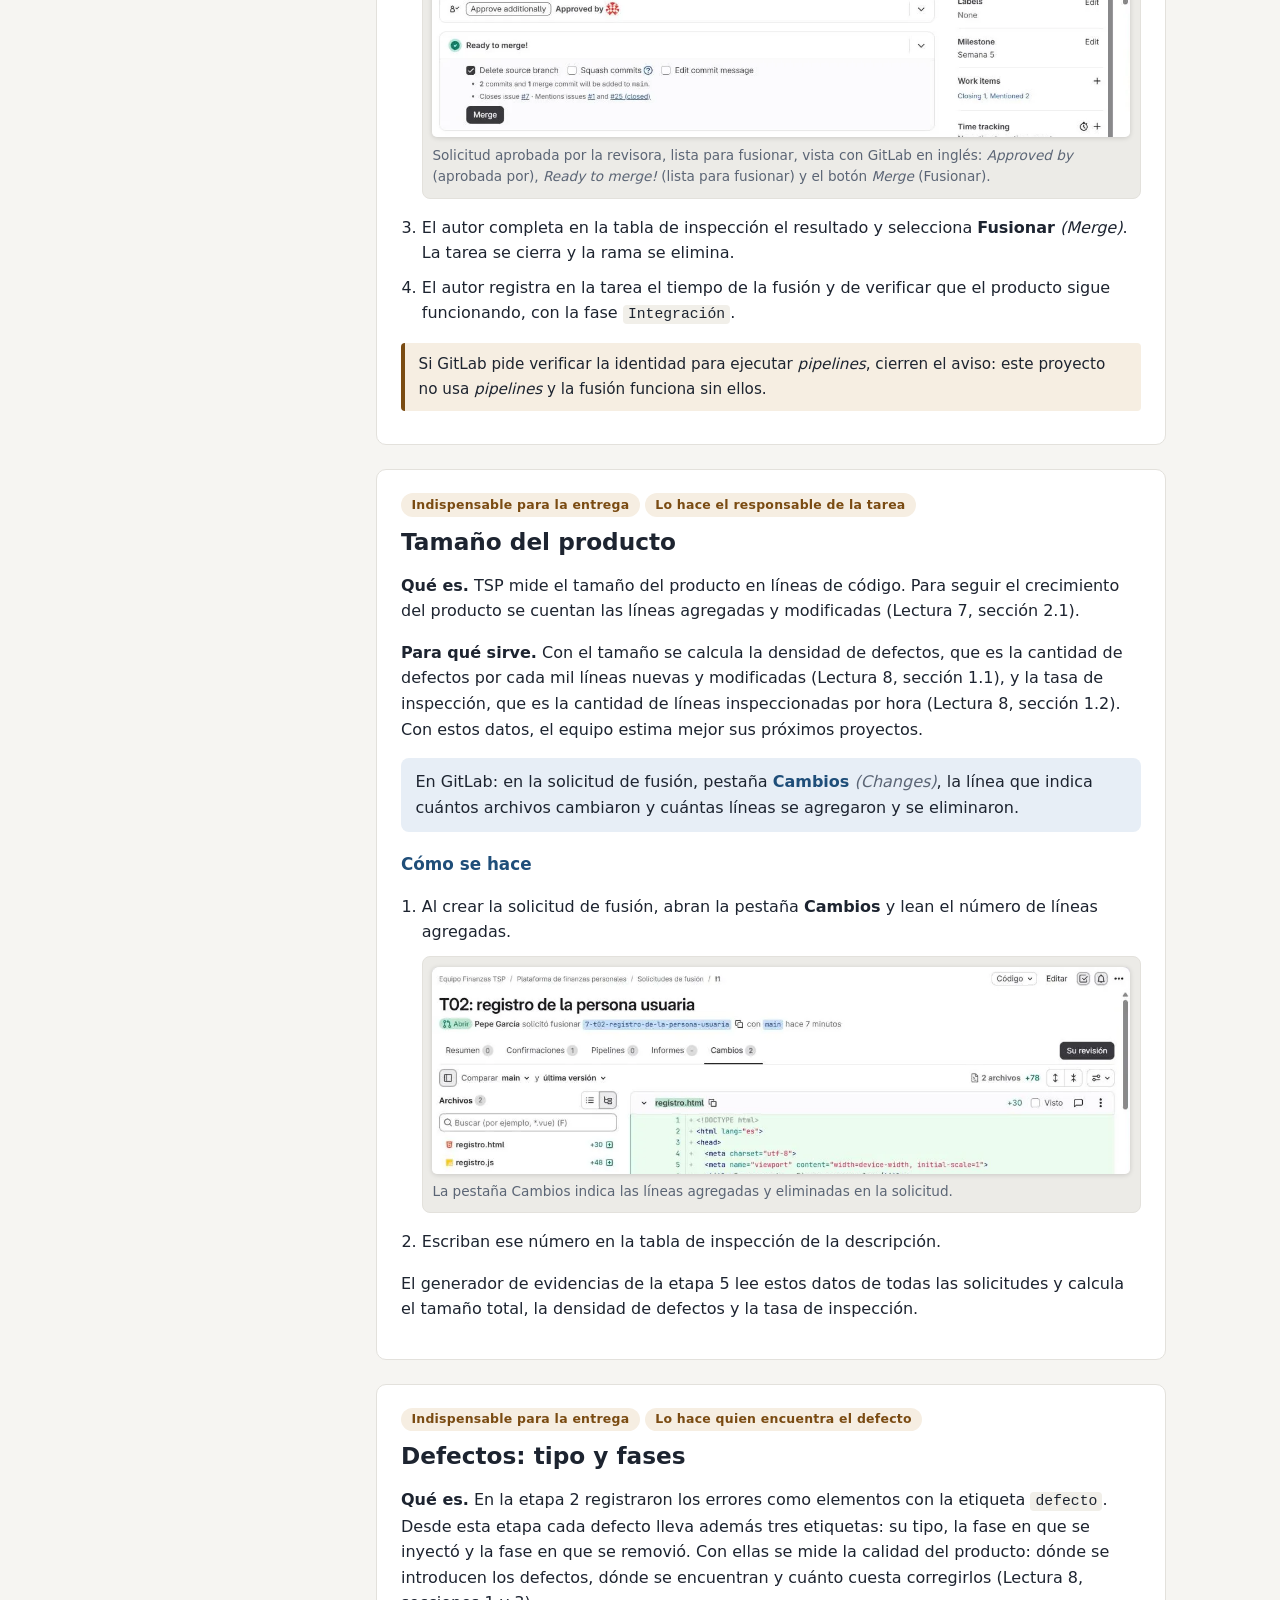
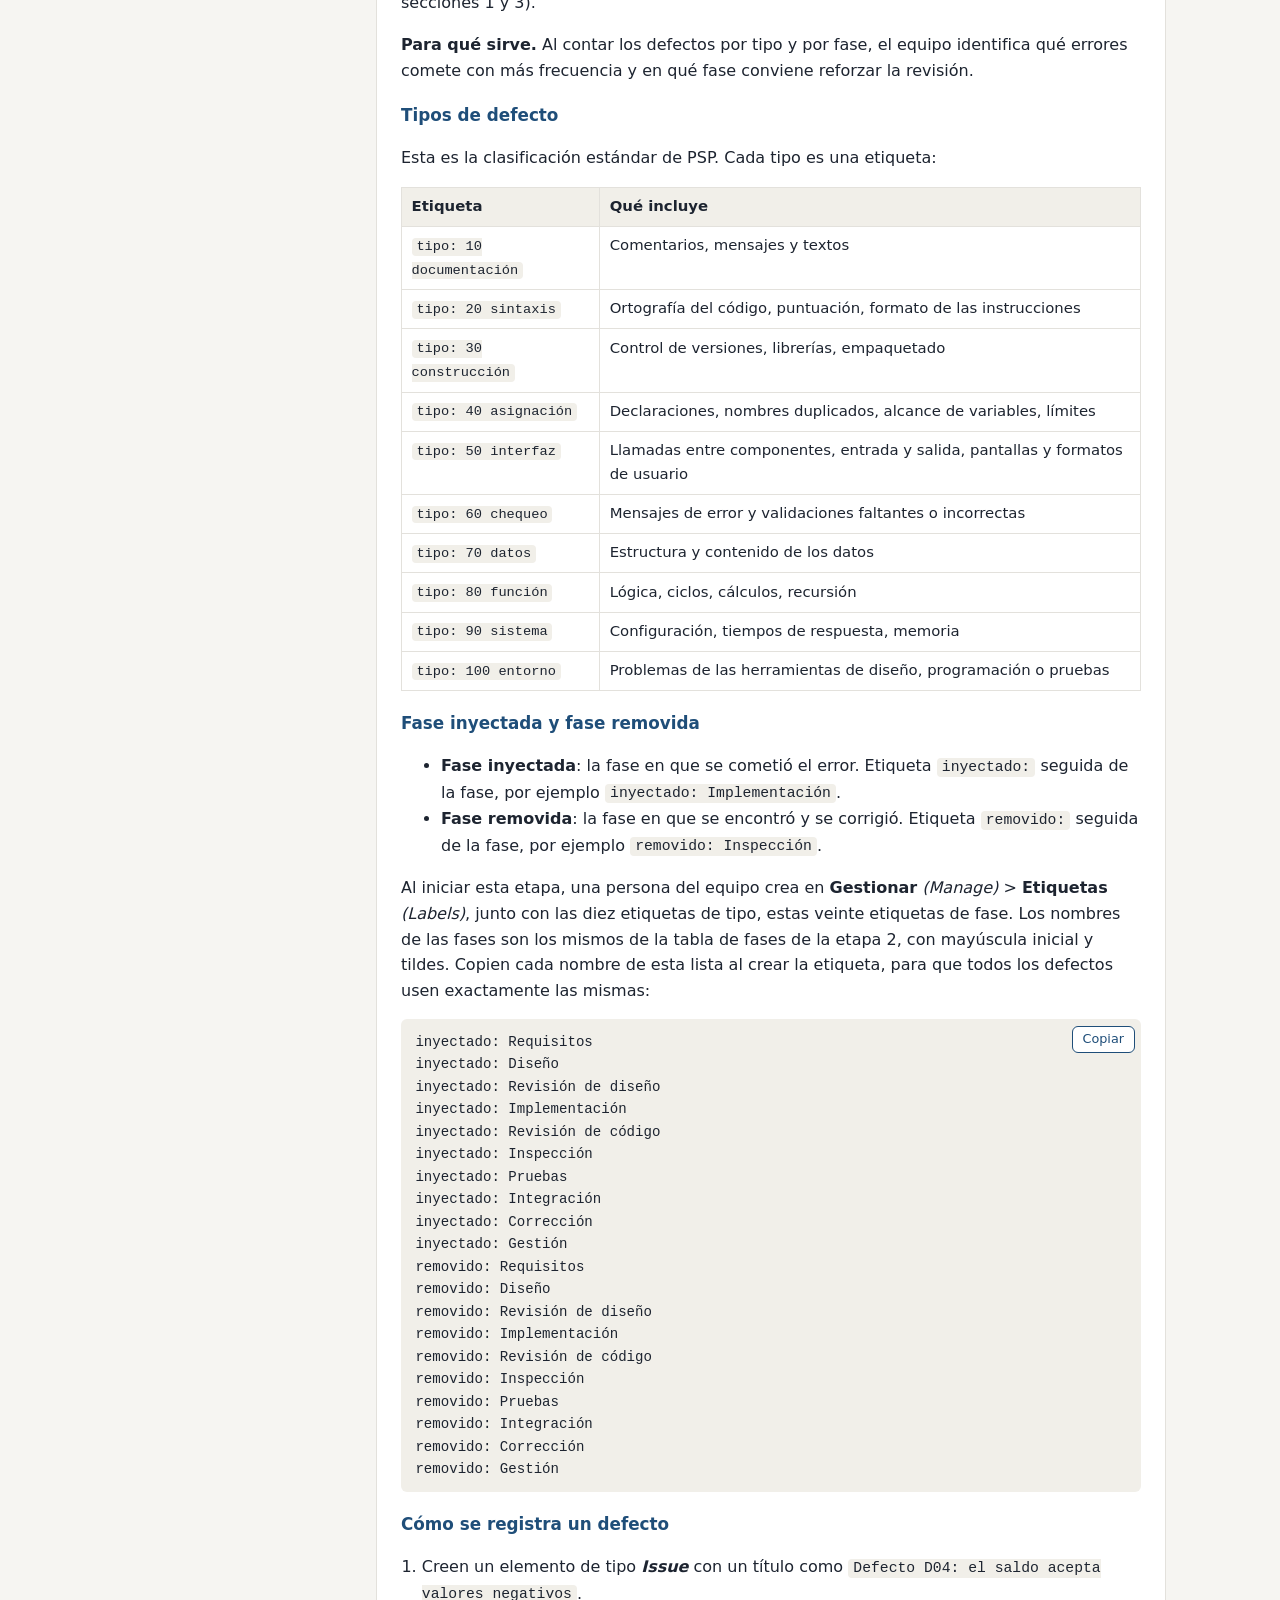
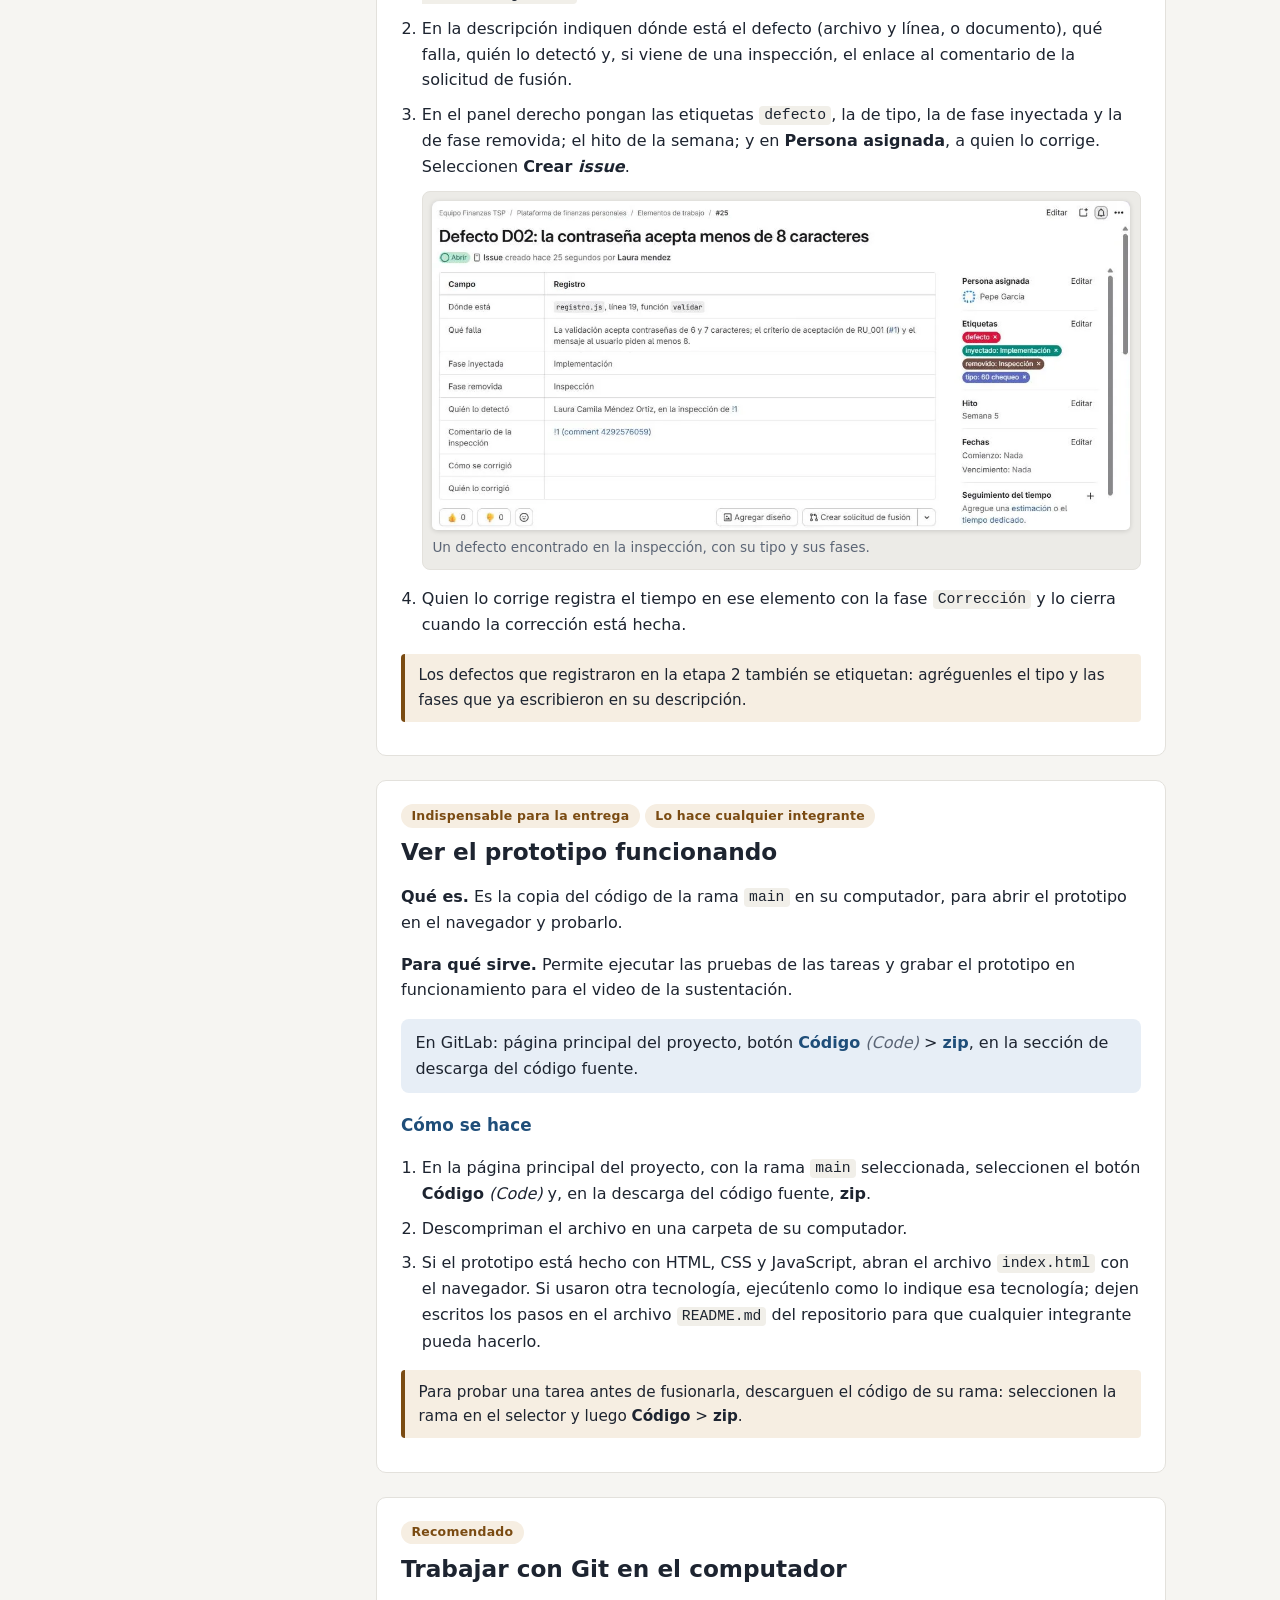
<file: etapa-4.html>
<!DOCTYPE html>
<html lang="es">
<head>
<meta charset="utf-8">
<meta name="viewport" content="width=device-width, initial-scale=1">
<title>Etapa 4: código y calidad · TSP en GitLab</title>
<link rel="stylesheet" href="etapas/manual.css">
</head>
<body>
<header class="top"><div class="wrap">
  <p class="kicker">Proyecto TSP en GitLab · Etapa 4</p>
  <h1>Código y calidad</h1>
  <p>En esta etapa el equipo construye el prototipo en el repositorio del proyecto: cada tarea se programa en su propia rama, pasa por la revisión personal de su autor y por la inspección de dos compañeros, y se incorpora al producto cuando queda aprobada. Los defectos que aparecen en el camino se registran con su tipo y sus fases.</p>
  <div class="alert" style="margin:1rem 0 0;background:#fff;color:var(--ink)"><strong>Este material corresponde a la Entrega 3.</strong></div>
  <nav><a href="index.html">Inicio</a><a href="etapa-1.html">Etapa 1: montaje</a><a href="etapa-2.html">Etapa 2: planeación y registro de tiempo</a><a href="etapa-3.html">Etapa 3: seguimiento semanal</a><a class="on" href="etapa-4.html">Etapa 4: código y calidad</a><a href="etapa-5.html">Etapa 5: análisis y cierre</a><a href="entrega-2.html">Entrega 2</a><a href="entrega-3.html">Entrega 3</a></nav>
</div></header>

<div class="layout">
<nav class="side" aria-label="Contenido de la etapa">
  <ul>
    <li><a href="#conceptos">Conceptos del repositorio</a></li>
    <li><a href="#plantilla">Plantilla de la solicitud de fusión</a></li>
    <li><a href="#proteger">Rama principal protegida</a></li>
    <li><a href="#listas">Listas de chequeo</a></li>
    <li><a href="#rama">Una rama por tarea</a></li>
    <li><a href="#editor">Programar en el editor web</a></li>
    <li><a href="#solicitud">Solicitud de fusión</a></li>
    <li><a href="#inspeccion">Inspección</a></li>
    <li><a href="#fusion">Aprobación y fusión</a></li>
    <li><a href="#tamano">Tamaño del producto</a></li>
    <li><a href="#defectos">Defectos: tipo y fases</a></li>
    <li><a href="#prototipo">Ver el prototipo funcionando</a></li>
    <li><a href="#terminal">Trabajar con Git en el computador</a></li>
    <li><a href="#verificar">Verificación de la etapa</a></li>
  </ul>
</nav>

<main>

<section id="conceptos">
  <h2>Conceptos del repositorio</h2>
  <p>El código del prototipo se guarda en el repositorio del proyecto en GitLab. El control de versiones registra quién cambió cada línea y cuándo, y por eso permite saber quién y cuándo inyectó un defecto (Lectura 8, sección 3). Estos son los términos que se usan en esta etapa:</p>
  <table>
    <tr><th>Concepto</th><th>Qué es</th><th>En GitLab</th></tr>
    <tr><td>Repositorio</td><td>La carpeta del proyecto con todos sus archivos y la historia de sus cambios</td><td><b>Código</b> <i>(Code)</i> &gt; <b>Repositorio</b> <i>(Repository)</i></td></tr>
    <tr><td>Confirmación</td><td>Un cambio guardado en el repositorio, con su autor, su fecha y un mensaje que lo describe. También se le llama versión</td><td><b>Código</b> &gt; <b>Confirmaciones</b> <i>(Commits)</i></td></tr>
    <tr><td>Rama</td><td>Una línea de trabajo separada. La rama principal, <code>main</code>, tiene el producto aprobado; cada tarea se trabaja en una rama propia y se une a <code>main</code> cuando está lista</td><td><b>Código</b> &gt; <b>Ramas</b> <i>(Branches)</i></td></tr>
    <tr><td>Solicitud de fusión</td><td>La petición de unir una rama a <code>main</code>. Muestra las líneas que cambiaron y permite comentarlas, aprobarlas y fusionarlas</td><td><b>Código</b> &gt; <b>Solicitudes de fusión</b> <i>(Merge requests)</i></td></tr>
    <tr><td>Fusión</td><td>La incorporación de los cambios de una rama a <code>main</code></td><td>Botón <b>Fusionar</b> <i>(Merge)</i> de la solicitud</td></tr>
  </table>
  <h3>Recorrido de una tarea de implementación</h3>
  <table>
    <tr><th>Paso</th><th>Quién</th><th>Fase del tiempo</th></tr>
    <tr><td>Crear la rama de la tarea y programar</td><td>Responsable de la tarea</td><td>Implementación</td></tr>
    <tr><td>Revisar el propio código con la lista de chequeo</td><td>Responsable de la tarea</td><td>Revisión de código</td></tr>
    <tr><td>Crear la solicitud de fusión</td><td>Responsable de la tarea</td><td>Implementación</td></tr>
    <tr><td>Inspeccionar los cambios</td><td>Dos compañeros</td><td>Inspección</td></tr>
    <tr><td>Corregir los defectos encontrados</td><td>Responsable de la tarea</td><td>Corrección, en el elemento del defecto</td></tr>
    <tr><td>Aprobar y fusionar</td><td>Revisor y responsable</td><td>Inspección e Integración</td></tr>
  </table>
  <p>Todo el tiempo de este recorrido se registra en la tarea, salvo el de las correcciones, que va en el elemento de cada defecto.</p>
  <div class="note">Cada actividad de esta etapa lleva un distintivo. <b>Indispensable para la entrega</b> marca lo que califica la rúbrica de la Entrega 3. <b>Recomendado</b> marca lo que mejora la calidad del trabajo y no se califica.</div>
</section>

<section id="plantilla">
  <span class="who">Indispensable para la entrega</span> <span class="who">Lo hace una persona del equipo</span>
  <h2>Plantilla de la solicitud de fusión</h2>
  <p><b>Qué es.</b> Es el formato de la descripción de cada solicitud de fusión. Incluye la tarea que cierra, qué cambia, cómo se prueba, la revisión personal del autor y el registro de la inspección. Funciona como las plantillas de la etapa 1, pero se guarda en otra carpeta.</p>
  <p><b>Para qué sirve.</b> Hace que cada solicitud tenga los mismos datos y deja la inspección registrada junto al código inspeccionado.</p>
  <div class="where">En GitLab: archivo <code>.gitlab/merge_request_templates/inspeccion.md</code> en el repositorio.</div>
  <h3>Cómo se hace</h3>
  <ol class="steps">
    <li>Creen el archivo <code>.gitlab/merge_request_templates/inspeccion.md</code> con este contenido, de la misma forma que la plantilla del acta en la etapa 1:
      <div class="tpl"><button type="button" data-copy="anexos/inspeccion.md">Copiar</button><pre>Cargando la plantilla…</pre></div>
      También pueden <a href="anexos/inspeccion.md" download>descargar el archivo</a>.</li>
    <li>En la misma sesión, creen también el archivo <code>.gitlab/issue_templates/riesgo.md</code> de la <a href="etapa-3.html#riesgos">etapa 3</a>, si aún no lo tienen.</li>
  </ol>
</section>

<section id="proteger">
  <span class="who">Indispensable para la entrega</span> <span class="who one">Solo una persona del equipo</span>
  <h2>Rama principal protegida</h2>
  <p><b>Qué es.</b> Una rama protegida no admite cambios directos: solo recibe cambios a través de una solicitud de fusión.</p>
  <p><b>Para qué sirve.</b> Así, todo el código que llega al producto pasa por una solicitud de fusión y, con ella, por la inspección.</p>
  <div class="where">En GitLab: <b>Configuración</b> <span class="en">(Settings)</span> &gt; <b>Repositorio</b> <span class="en">(Repository)</span> &gt; <b>Ramas protegidas</b> <span class="en">(Protected branches)</span>.</div>
  <h3>Cómo se hace</h3>
  <ol class="steps">
    <li>Abran <b>Configuración</b> &gt; <b>Repositorio</b> y expandan <b>Ramas protegidas</b>. La rama <code>main</code> ya aparece en la lista.</li>
    <li>En la columna <b>Tiene permiso para hacer <i>push</i></b> <i>(Allowed to push and merge)</i>, elijan <b><i>No one</i></b>. En la columna <b>Tiene permiso para fusionar</b> <i>(Allowed to merge)</i>, dejen <b><i>Maintainers</i></b>. Estas opciones aparecen en inglés aunque GitLab esté en español.
      <figure><img src="etapas/img/e4-ramas-protegidas.webp" alt="Configuración de la rama main protegida"><figcaption>La rama <code>main</code> recibe cambios solo por solicitud de fusión.</figcaption></figure></li>
  </ol>
  <div class="note">Hagan este paso después de crear las plantillas de esta etapa y de la etapa 3, porque desde ese momento cualquier archivo nuevo en <code>main</code>, incluidas las plantillas, entra por una solicitud de fusión.</div>
</section>

<section id="listas">
  <span class="who">Recomendado</span> <span class="who">Las crea una persona del equipo; las usan todos</span>
  <h2>Listas de chequeo para la revisión personal</h2>
  <p><b>Qué es.</b> La revisión personal es la que hace cada autor sobre su propio diseño o su propio código, antes de que lo use cualquier otra persona y antes de la inspección. Se hace con una lista de chequeo que reúne los tipos de defecto más frecuentes, y cada integrante la adapta a los errores que más comete (Lectura 8, sección 2.1).</p>
  <p><b>Para qué sirve.</b> Cuanto antes se detectan y se corrigen los defectos, menos esfuerzo requieren (Lectura 1, sección 5.1). TSP recomienda dedicar a revisar el diseño al menos la mitad del tiempo que se dedicó a diseñarlo (Lectura 8, sección 1.3).</p>
  <div class="where">En GitLab: <b>Planificación</b> <span class="en">(Plan)</span> &gt; <b>Wiki</b>, páginas <b>Lista de chequeo de revisión de diseño</b> y <b>Lista de chequeo de revisión de código</b>.</div>
  <h3>Cómo se hace</h3>
  <ol class="steps">
    <li>Creen en la wiki las dos páginas con el contenido de estos archivos. Antes de pegar el contenido, seleccionen <b>Cambiar a edición de texto sin formato</b> <i>(Switch to plain text editing)</i>, debajo del editor, para que las casillas y los títulos queden con su formato. Después ajústenlas a su proyecto: <a href="anexos/lista-revision-diseno.md" download>lista de revisión de diseño</a> y <a href="anexos/lista-revision-codigo.md" download>lista de revisión de código</a>.</li>
    <li>Al terminar el diseño o el código de una tarea, su responsable abre la lista y revisa su trabajo punto por punto. Registra el tiempo en la tarea con la fase <code>Revisión de diseño</code> o <code>Revisión de código</code>.</li>
    <li>Cada error que encuentra lo registra como defecto, como se explica en <a href="#defectos">Defectos: tipo y fases</a>, con la fase removida <code>Revisión de diseño</code> o <code>Revisión de código</code>.</li>
    <li>Cuando un tipo de defecto se repite, el gerente de calidad y proceso lo agrega a la lista, en la sección de defectos frecuentes del equipo.</li>
  </ol>
</section>

<section id="rama">
  <span class="who">Indispensable para la entrega</span> <span class="who">Lo hace el responsable de la tarea</span>
  <h2>Una rama por tarea</h2>
  <p><b>Qué es.</b> Cada tarea de implementación se programa en una rama propia, que se crea a partir de <code>main</code>.</p>
  <p><b>Para qué sirve.</b> El trabajo de cada integrante queda separado mientras está en curso, y cada rama llega a <code>main</code> con su propia solicitud de fusión e inspección.</p>
  <div class="where">En GitLab: <b>Código</b> <span class="en">(Code)</span> &gt; <b>Ramas</b> <span class="en">(Branches)</span> &gt; <b>Nueva rama</b> <span class="en">(New branch)</span>.</div>
  <h3>Cómo se hace</h3>
  <ol class="steps">
    <li>Vayan a <b>Código</b> &gt; <b>Ramas</b> y seleccionen <b>Nueva rama</b> <i>(New branch)</i>.</li>
    <li>En <b>Nombre de la rama</b> <i>(Branch name)</i> escriban el número y el identificador de la tarea, en minúsculas y con guiones, por ejemplo <code>20-t05-pantalla-de-cuentas</code>. En <b>Crear desde</b> <i>(Create from)</i> dejen <code>main</code>. Seleccionen <b>Crear rama</b> <i>(Create branch)</i>.
      <figure><img src="etapas/img/e4-rama-nueva.webp" alt="Formulario de una rama nueva"><figcaption>Rama nueva con el número y el identificador de la tarea.</figcaption></figure></li>
  </ol>
  <div class="note">El número al inicio del nombre de la rama es el número del elemento de trabajo de la tarea, el que aparece después de <code>#</code>. Con él, cualquier integrante sabe a qué tarea corresponde cada rama.</div>
</section>

<section id="editor">
  <span class="who">Indispensable para la entrega</span> <span class="who">Lo hace el responsable de la tarea</span>
  <h2>Programar en el editor web</h2>
  <p><b>Qué es.</b> El editor web de GitLab <i>(Web IDE)</i> es un editor de código que se abre en el navegador, con la estructura de carpetas del repositorio a la izquierda. No requiere instalar nada en el computador.</p>
  <p><b>Para qué sirve.</b> Permite crear y modificar los archivos del prototipo y guardarlos como confirmaciones en la rama de la tarea.</p>
  <div class="where">En GitLab: en el repositorio, con la rama de la tarea seleccionada, <b>Editar</b> <span class="en">(Edit)</span> &gt; <b><i>Web IDE</i></b>. También se abre presionando la tecla punto (<code>.</code>) en la página del repositorio.</div>
  <h3>Cómo se hace</h3>
  <ol class="steps">
    <li>Vayan a <b>Código</b> &gt; <b>Repositorio</b>. En el selector de rama, arriba a la izquierda, elijan la rama de su tarea.</li>
    <li>Seleccionen <b>Editar</b> <i>(Edit)</i> &gt; <b><i>Web IDE</i></b>. El editor se abre en una pestaña nueva.
      <figure><img src="etapas/img/e4-webide.webp" alt="Editor web con el árbol de archivos y un archivo abierto"><figcaption>El editor web con la corrección de un defecto en la línea 19: archivos a la izquierda y el código en el centro. Abajo a la izquierda aparece la rama en la que están trabajando.</figcaption></figure></li>
    <li>Creen o modifiquen los archivos. Para crear uno, usen el ícono de archivo nuevo en el árbol de la izquierda.</li>
    <li>Para guardar los cambios en el repositorio, seleccionen el ícono de control de código fuente <i>(Source Control)</i> en la barra de la izquierda, el que muestra un número con la cantidad de archivos cambiados. Escriban un mensaje que describa el cambio, por ejemplo <code>T05: formulario de cuentas con validación de saldo</code>, y seleccionen <b><i>Commit and push</i></b> a la rama de la tarea.
      <figure><img src="etapas/img/e4-webide-commit.webp" alt="Panel de control de código fuente con el mensaje de la confirmación"><figcaption>Confirmación de los cambios en la rama de la tarea.</figcaption></figure></li>
    <li>Si el editor pregunta si desean crear una rama nueva o confirmar en la rama actual, elijan la rama actual, que es la de su tarea.</li>
    <li>Registren en la tarea el tiempo de programación con la fase <code>Implementación</code>.</li>
  </ol>
  <div class="note">El editor web tiene la interfaz en inglés aunque GitLab esté en español. Pueden hacer varias confirmaciones en la misma rama; cada una queda con su fecha y su mensaje.</div>
</section>

<section id="solicitud">
  <span class="who">Indispensable para la entrega</span> <span class="who">Lo hace el responsable de la tarea</span>
  <h2>Solicitud de fusión</h2>
  <p><b>Qué es.</b> Es la petición de unir la rama de la tarea a <code>main</code>. Reúne en una página las confirmaciones de la rama, las líneas que cambiaron y la conversación de la inspección.</p>
  <p><b>Para qué sirve.</b> Es el lugar de la inspección: allí los compañeros revisan el código línea por línea y, cuando lo aprueban, se fusiona. Al fusionarse, GitLab cierra la tarea.</p>
  <div class="where">En GitLab: <b>Código</b> &gt; <b>Solicitudes de fusión</b> <span class="en">(Merge requests)</span> &gt; <b>Nueva solicitud de fusión</b> <span class="en">(New merge request)</span>.</div>
  <h3>Cómo se hace</h3>
  <ol class="steps">
    <li>Antes de crear la solicitud, el responsable revisa su código con la lista de chequeo de revisión de código y registra el tiempo con la fase <code>Revisión de código</code>.</li>
    <li>Vayan a <b>Código</b> &gt; <b>Solicitudes de fusión</b> y seleccionen <b>Nueva solicitud de fusión</b>. En <b>Rama de origen</b> <i>(Source branch)</i> elijan la rama de la tarea; en <b>Rama de destino</b> <i>(Target branch)</i>, <code>main</code>. Seleccionen <b>Comparar ramas y continuar</b> <i>(Compare branches and continue)</i>. Si GitLab muestra arriba un aviso con el botón <b>Crear solicitud de fusión</b> para su rama, pueden usarlo directamente.</li>
    <li>En el título escriban el identificador y el nombre de la tarea, por ejemplo <code>T05: pantalla de cuentas</code>.</li>
    <li>En <b>Descripción</b>, en la lista de plantillas, elijan <code>inspeccion</code>. Si GitLab pregunta si desean reemplazar la descripción, seleccionen <b>Aplicar plantilla</b> <i>(Apply template)</i>. En la línea <code>Closes #</code> escriban el número de la tarea, por ejemplo <code>Closes #20</code>, y completen <b>Qué cambia</b>, <b>Cómo se prueba</b> y la revisión personal.
      <figure><img src="etapas/img/e4-mr-nueva.webp" alt="Solicitud de fusión nueva con la plantilla de inspección"><figcaption>Solicitud de fusión nueva con la plantilla de inspección, vista con GitLab en inglés: <i>Title</i> (título), <i>Description</i> (descripción) y la línea <code>Closes #</code> lista para completar con el número de la tarea.</figcaption></figure></li>
    <li>En <b>Persona asignada</b> <i>(Assignee)</i>, el responsable de la tarea se asigna a sí mismo; en <b>Revisor</b> <i>(Reviewer)</i>, a uno de los dos inspectores. Asignen el hito de la semana. Dejen marcada la opción de eliminar la rama de origen al fusionar.</li>
    <li>Seleccionen <b>Crear solicitud de fusión</b> <i>(Create merge request)</i>. En la descripción publicada, <code>#20</code> queda enlazado a la tarea.</li>
  </ol>
  <div class="note">Si la solicitud aparece como borrador <i>(Draft)</i>, seleccionen <b>Marcar como listo</b> <i>(Mark as ready)</i> cuando esté lista para la inspección.</div>
</section>

<section id="inspeccion">
  <span class="who">Indispensable para la entrega</span> <span class="who">Lo hacen dos compañeros del equipo</span>
  <h2>Inspección</h2>
  <p><b>Qué es.</b> La inspección es una revisión detallada y estructurada del trabajo de un integrante, hecha por su autor y dos compañeros. Cada inspector revisa el producto por su cuenta para encontrar defectos; la inspección identifica los defectos y la corrección se hace después (Lectura 8, sección 2.2).</p>
  <p><b>Para qué sirve.</b> Encuentra los defectos que el autor no vio en su revisión personal, antes de que lleguen al producto. TSP recomienda revisar máximo 150 líneas nuevas o modificadas por hora; a una velocidad mayor, muchos defectos pasan sin detectarse (Lectura 8, sección 1.2).</p>
  <div class="where">En GitLab: en la solicitud de fusión, pestaña <b>Cambios</b> <span class="en">(Changes)</span>.</div>
  <h3>Cómo se hace</h3>
  <ol class="steps">
    <li>El autor presenta brevemente el cambio a los dos inspectores: qué hace, qué archivos tocó y cómo se prueba. Puede hacerlo en la reunión semanal o en una sesión corta.</li>
    <li>Cada inspector abre la solicitud de fusión y la pestaña <b>Cambios</b> <i>(Changes)</i>. Allí se ven en verde las líneas agregadas y en rojo las eliminadas. Calculen el tiempo mínimo de inspección: líneas agregadas dividido entre 150 da las horas.</li>
    <li>Cuando un inspector encuentra un defecto, pasa el cursor sobre el número de la línea, selecciona el ícono de comentario y escribe qué está mal. Seleccionen <b>Iniciar una revisión</b> <i>(Start a review)</i> en el primer comentario y <b>Agregar a la revisión</b> <i>(Add to review)</i> en los siguientes.
      <figure><img src="etapas/img/e4-inspeccion-comentario.webp" alt="Comentario de un inspector sobre una línea de código"><figcaption>Comentario de inspección sobre la línea donde está el defecto.</figcaption></figure></li>
    <li>Al terminar, el inspector selecciona <b>Su revisión</b> <i>(Your review)</i>. En el panel elige <b>Solicitar cambios</b> <i>(Request changes)</i> si encontró defectos, o <b>Comentario</b> <i>(Comment)</i> si no encontró; escribe un resumen y selecciona <b>Enviar evaluación</b> <i>(Submit review)</i>.</li>
    <li>Cada inspector registra su tiempo en la tarea con la fase <code>Inspección</code>, y escribe su tiempo en la tabla de inspección de la descripción.</li>
    <li>Cada inspector registra como defecto cada error que señaló, con la fase removida <code>Inspección</code>, como se explica en <a href="#defectos">Defectos: tipo y fases</a>. El autor escribe los números de esos defectos en la tabla de inspección.</li>
  </ol>
  <div class="note">La versión gratuita de GitLab permite un solo revisor por solicitud. El segundo inspector participa igual: revisa la pestaña Cambios, comenta y registra su tiempo. En equipos de dos integrantes, la inspección la hace el integrante que no es autor de la tarea, y en la tabla de inspección se escribe <i>No aplica</i> en el segundo inspector.</div>
</section>

<section id="fusion">
  <span class="who">Indispensable para la entrega</span> <span class="who">Lo hacen el revisor y el responsable de la tarea</span>
  <h2>Aprobación y fusión</h2>
  <p><b>Qué es.</b> La aprobación es la confirmación del revisor de que el código está listo; la fusión incorpora el código a <code>main</code>.</p>
  <p><b>Para qué sirve.</b> Solo llega al producto el código inspeccionado y aprobado. Al fusionar, GitLab cierra la tarea indicada en <code>Closes #</code> y así el plan refleja el avance.</p>
  <h3>Cómo se hace</h3>
  <ol class="steps">
    <li>El autor corrige los defectos en la misma rama, con el editor web, y registra el tiempo de cada corrección en el elemento del defecto, con la fase <code>Corrección</code>. Al terminar cada corrección, cierra el defecto.</li>
    <li>Los inspectores verifican las correcciones. Cuando todo está bien, el revisor selecciona <b>Su revisión</b>, elige <b>Aprobar</b> <i>(Approve)</i> y selecciona <b>Enviar evaluación</b> <i>(Submit review)</i>. GitLab no permite que el autor apruebe su propia solicitud.
      <figure><img src="etapas/img/e4-aprobar.webp" alt="Solicitud de fusión aprobada lista para fusionar"><figcaption>Solicitud aprobada por la revisora, lista para fusionar, vista con GitLab en inglés: <i>Approved by</i> (aprobada por), <i>Ready to merge!</i> (lista para fusionar) y el botón <i>Merge</i> (Fusionar).</figcaption></figure></li>
    <li>El autor completa en la tabla de inspección el resultado y selecciona <b>Fusionar</b> <i>(Merge)</i>. La tarea se cierra y la rama se elimina.</li>
    <li>El autor registra en la tarea el tiempo de la fusión y de verificar que el producto sigue funcionando, con la fase <code>Integración</code>.</li>
  </ol>
  <div class="note">Si GitLab pide verificar la identidad para ejecutar <i>pipelines</i>, cierren el aviso: este proyecto no usa <i>pipelines</i> y la fusión funciona sin ellos.</div>
</section>

<section id="tamano">
  <span class="who">Indispensable para la entrega</span> <span class="who">Lo hace el responsable de la tarea</span>
  <h2>Tamaño del producto</h2>
  <p><b>Qué es.</b> TSP mide el tamaño del producto en líneas de código. Para seguir el crecimiento del producto se cuentan las líneas agregadas y modificadas (Lectura 7, sección 2.1).</p>
  <p><b>Para qué sirve.</b> Con el tamaño se calcula la densidad de defectos, que es la cantidad de defectos por cada mil líneas nuevas y modificadas (Lectura 8, sección 1.1), y la tasa de inspección, que es la cantidad de líneas inspeccionadas por hora (Lectura 8, sección 1.2). Con estos datos, el equipo estima mejor sus próximos proyectos.</p>
  <div class="where">En GitLab: en la solicitud de fusión, pestaña <b>Cambios</b> <span class="en">(Changes)</span>, la línea que indica cuántos archivos cambiaron y cuántas líneas se agregaron y se eliminaron.</div>
  <h3>Cómo se hace</h3>
  <ol class="steps">
    <li>Al crear la solicitud de fusión, abran la pestaña <b>Cambios</b> y lean el número de líneas agregadas.
      <figure><img src="etapas/img/e4-cambios-lineas.webp" alt="Pestaña Cambios con el número de líneas agregadas y eliminadas"><figcaption>La pestaña Cambios indica las líneas agregadas y eliminadas en la solicitud.</figcaption></figure></li>
    <li>Escriban ese número en la tabla de inspección de la descripción.</li>
  </ol>
  <p>El generador de evidencias de la etapa 5 lee estos datos de todas las solicitudes y calcula el tamaño total, la densidad de defectos y la tasa de inspección.</p>
</section>

<section id="defectos">
  <span class="who">Indispensable para la entrega</span> <span class="who">Lo hace quien encuentra el defecto</span>
  <h2>Defectos: tipo y fases</h2>
  <p><b>Qué es.</b> En la etapa 2 registraron los errores como elementos con la etiqueta <code>defecto</code>. Desde esta etapa cada defecto lleva además tres etiquetas: su tipo, la fase en que se inyectó y la fase en que se removió. Con ellas se mide la calidad del producto: dónde se introducen los defectos, dónde se encuentran y cuánto cuesta corregirlos (Lectura 8, secciones 1 y 3).</p>
  <p><b>Para qué sirve.</b> Al contar los defectos por tipo y por fase, el equipo identifica qué errores comete con más frecuencia y en qué fase conviene reforzar la revisión.</p>
  <h3>Tipos de defecto</h3>
  <p>Esta es la clasificación estándar de PSP. Cada tipo es una etiqueta:</p>
  <table>
    <tr><th>Etiqueta</th><th>Qué incluye</th></tr>
    <tr><td><code>tipo: 10 documentación</code></td><td>Comentarios, mensajes y textos</td></tr>
    <tr><td><code>tipo: 20 sintaxis</code></td><td>Ortografía del código, puntuación, formato de las instrucciones</td></tr>
    <tr><td><code>tipo: 30 construcción</code></td><td>Control de versiones, librerías, empaquetado</td></tr>
    <tr><td><code>tipo: 40 asignación</code></td><td>Declaraciones, nombres duplicados, alcance de variables, límites</td></tr>
    <tr><td><code>tipo: 50 interfaz</code></td><td>Llamadas entre componentes, entrada y salida, pantallas y formatos de usuario</td></tr>
    <tr><td><code>tipo: 60 chequeo</code></td><td>Mensajes de error y validaciones faltantes o incorrectas</td></tr>
    <tr><td><code>tipo: 70 datos</code></td><td>Estructura y contenido de los datos</td></tr>
    <tr><td><code>tipo: 80 función</code></td><td>Lógica, ciclos, cálculos, recursión</td></tr>
    <tr><td><code>tipo: 90 sistema</code></td><td>Configuración, tiempos de respuesta, memoria</td></tr>
    <tr><td><code>tipo: 100 entorno</code></td><td>Problemas de las herramientas de diseño, programación o pruebas</td></tr>
  </table>
  <h3>Fase inyectada y fase removida</h3>
  <ul>
    <li><b>Fase inyectada</b>: la fase en que se cometió el error. Etiqueta <code>inyectado:</code> seguida de la fase, por ejemplo <code>inyectado: Implementación</code>.</li>
    <li><b>Fase removida</b>: la fase en que se encontró y se corrigió. Etiqueta <code>removido:</code> seguida de la fase, por ejemplo <code>removido: Inspección</code>.</li>
  </ul>
  <p>Al iniciar esta etapa, una persona del equipo crea en <b>Gestionar</b> <i>(Manage)</i> &gt; <b>Etiquetas</b> <i>(Labels)</i>, junto con las diez etiquetas de tipo, estas veinte etiquetas de fase. Los nombres de las fases son los mismos de la tabla de fases de la etapa 2, con mayúscula inicial y tildes. Copien cada nombre de esta lista al crear la etiqueta, para que todos los defectos usen exactamente las mismas:</p>
  <div class="tpl"><button type="button">Copiar</button><pre>inyectado: Requisitos
inyectado: Diseño
inyectado: Revisión de diseño
inyectado: Implementación
inyectado: Revisión de código
inyectado: Inspección
inyectado: Pruebas
inyectado: Integración
inyectado: Corrección
inyectado: Gestión
removido: Requisitos
removido: Diseño
removido: Revisión de diseño
removido: Implementación
removido: Revisión de código
removido: Inspección
removido: Pruebas
removido: Integración
removido: Corrección
removido: Gestión</pre></div>
  <h3>Cómo se registra un defecto</h3>
  <ol class="steps">
    <li>Creen un elemento de tipo <b><i>Issue</i></b> con un título como <code>Defecto D04: el saldo acepta valores negativos</code>.</li>
    <li>En la descripción indiquen dónde está el defecto (archivo y línea, o documento), qué falla, quién lo detectó y, si viene de una inspección, el enlace al comentario de la solicitud de fusión.</li>
    <li>En el panel derecho pongan las etiquetas <code>defecto</code>, la de tipo, la de fase inyectada y la de fase removida; el hito de la semana; y en <b>Persona asignada</b>, a quien lo corrige. Seleccionen <b>Crear <i>issue</i></b>.
      <figure><img src="etapas/img/e4-defecto.webp" alt="Defecto con etiquetas de tipo, fase inyectada y fase removida"><figcaption>Un defecto encontrado en la inspección, con su tipo y sus fases.</figcaption></figure></li>
    <li>Quien lo corrige registra el tiempo en ese elemento con la fase <code>Corrección</code> y lo cierra cuando la corrección está hecha.</li>
  </ol>
  <div class="note">Los defectos que registraron en la etapa 2 también se etiquetan: agréguenles el tipo y las fases que ya escribieron en su descripción.</div>
</section>

<section id="prototipo">
  <span class="who">Indispensable para la entrega</span> <span class="who">Lo hace cualquier integrante</span>
  <h2>Ver el prototipo funcionando</h2>
  <p><b>Qué es.</b> Es la copia del código de la rama <code>main</code> en su computador, para abrir el prototipo en el navegador y probarlo.</p>
  <p><b>Para qué sirve.</b> Permite ejecutar las pruebas de las tareas y grabar el prototipo en funcionamiento para el video de la sustentación.</p>
  <div class="where">En GitLab: página principal del proyecto, botón <b>Código</b> <span class="en">(Code)</span> &gt; <b>zip</b>, en la sección de descarga del código fuente.</div>
  <h3>Cómo se hace</h3>
  <ol class="steps">
    <li>En la página principal del proyecto, con la rama <code>main</code> seleccionada, seleccionen el botón <b>Código</b> <i>(Code)</i> y, en la descarga del código fuente, <b>zip</b>.</li>
    <li>Descompriman el archivo en una carpeta de su computador.</li>
    <li>Si el prototipo está hecho con HTML, CSS y JavaScript, abran el archivo <code>index.html</code> con el navegador. Si usaron otra tecnología, ejecútenlo como lo indique esa tecnología; dejen escritos los pasos en el archivo <code>README.md</code> del repositorio para que cualquier integrante pueda hacerlo.</li>
  </ol>
  <div class="note">Para probar una tarea antes de fusionarla, descarguen el código de su rama: seleccionen la rama en el selector y luego <b>Código</b> &gt; <b>zip</b>.</div>
</section>

<section id="terminal">
  <span class="who">Recomendado</span>
  <h2>Trabajar con Git en el computador</h2>
  <p>Quienes ya usan Git en su computador pueden trabajar así en lugar del editor web. El recorrido de la tarea es el mismo: una rama por tarea, confirmaciones con mensajes que identifiquen la tarea y una solicitud de fusión con la plantilla de inspección.</p>
  <pre>git clone https://gitlab.com/grupo/proyecto.git
cd proyecto
git switch -c 20-t05-pantalla-de-cuentas
# programar y guardar los archivos
git add .
git commit -m "T05: formulario de cuentas con validación de saldo"
git push -u origin 20-t05-pantalla-de-cuentas</pre>
  <p>La primera vez que GitLab pida usuario y contraseña desde la terminal, usen su usuario de GitLab y, como contraseña, un <i>token</i> personal con el alcance <code>write_repository</code>. La <a href="etapa-5.html#token">etapa 5</a> explica qué es un <i>token</i> y cómo se crea.</p>
</section>

<section id="verificar">
  <h2>Verificación de la etapa</h2>
  <p>Al terminar esta etapa, su proyecto debe tener:</p>
  <ul>
    <li>La rama <code>main</code> protegida, con el código del prototipo.</li>
    <li>La plantilla <code>inspeccion</code> de solicitud de fusión y las listas de chequeo en la wiki.</li>
    <li>Una solicitud de fusión por cada tarea de implementación, con <code>Closes #</code>, la tabla de inspección completa, comentarios de los inspectores, aprobación y fusión.</li>
    <li>En cada tarea, el tiempo con las fases <code>Implementación</code>, <code>Revisión de código</code>, <code>Inspección</code> e <code>Integración</code>.</li>
    <li>Los defectos con sus etiquetas de tipo, fase inyectada y fase removida, y el tiempo de su corrección.</li>
  </ul>
</section>

<div class="next"><a href="etapa-3.html">Etapa 3: seguimiento semanal</a><a href="etapa-5.html">Etapa 5: análisis y cierre</a></div>
</main>
</div>
<div class="lb" id="lb"><img alt=""></div>
<script>
document.querySelectorAll("figure img").forEach(i=>i.addEventListener("click",()=>{const lb=document.getElementById("lb");lb.querySelector("img").src=i.src;lb.classList.add("on");}));
document.getElementById("lb").addEventListener("click",e=>e.currentTarget.classList.remove("on"));
document.querySelectorAll(".tpl button").forEach(async b=>{
  const pre=b.parentElement.querySelector("pre");
  if(b.dataset.copy){ try{ const t=await (await fetch(b.dataset.copy)).text(); pre.textContent=t; }catch(e){ pre.textContent="Descarguen el archivo con el enlace de abajo."; } }
  b.addEventListener("click",async()=>{ try{ await navigator.clipboard.writeText(pre.textContent); b.textContent="Copiado"; setTimeout(()=>b.textContent="Copiar",1500);}catch(e){} });
});
</script>
</body>
</html>
</file>
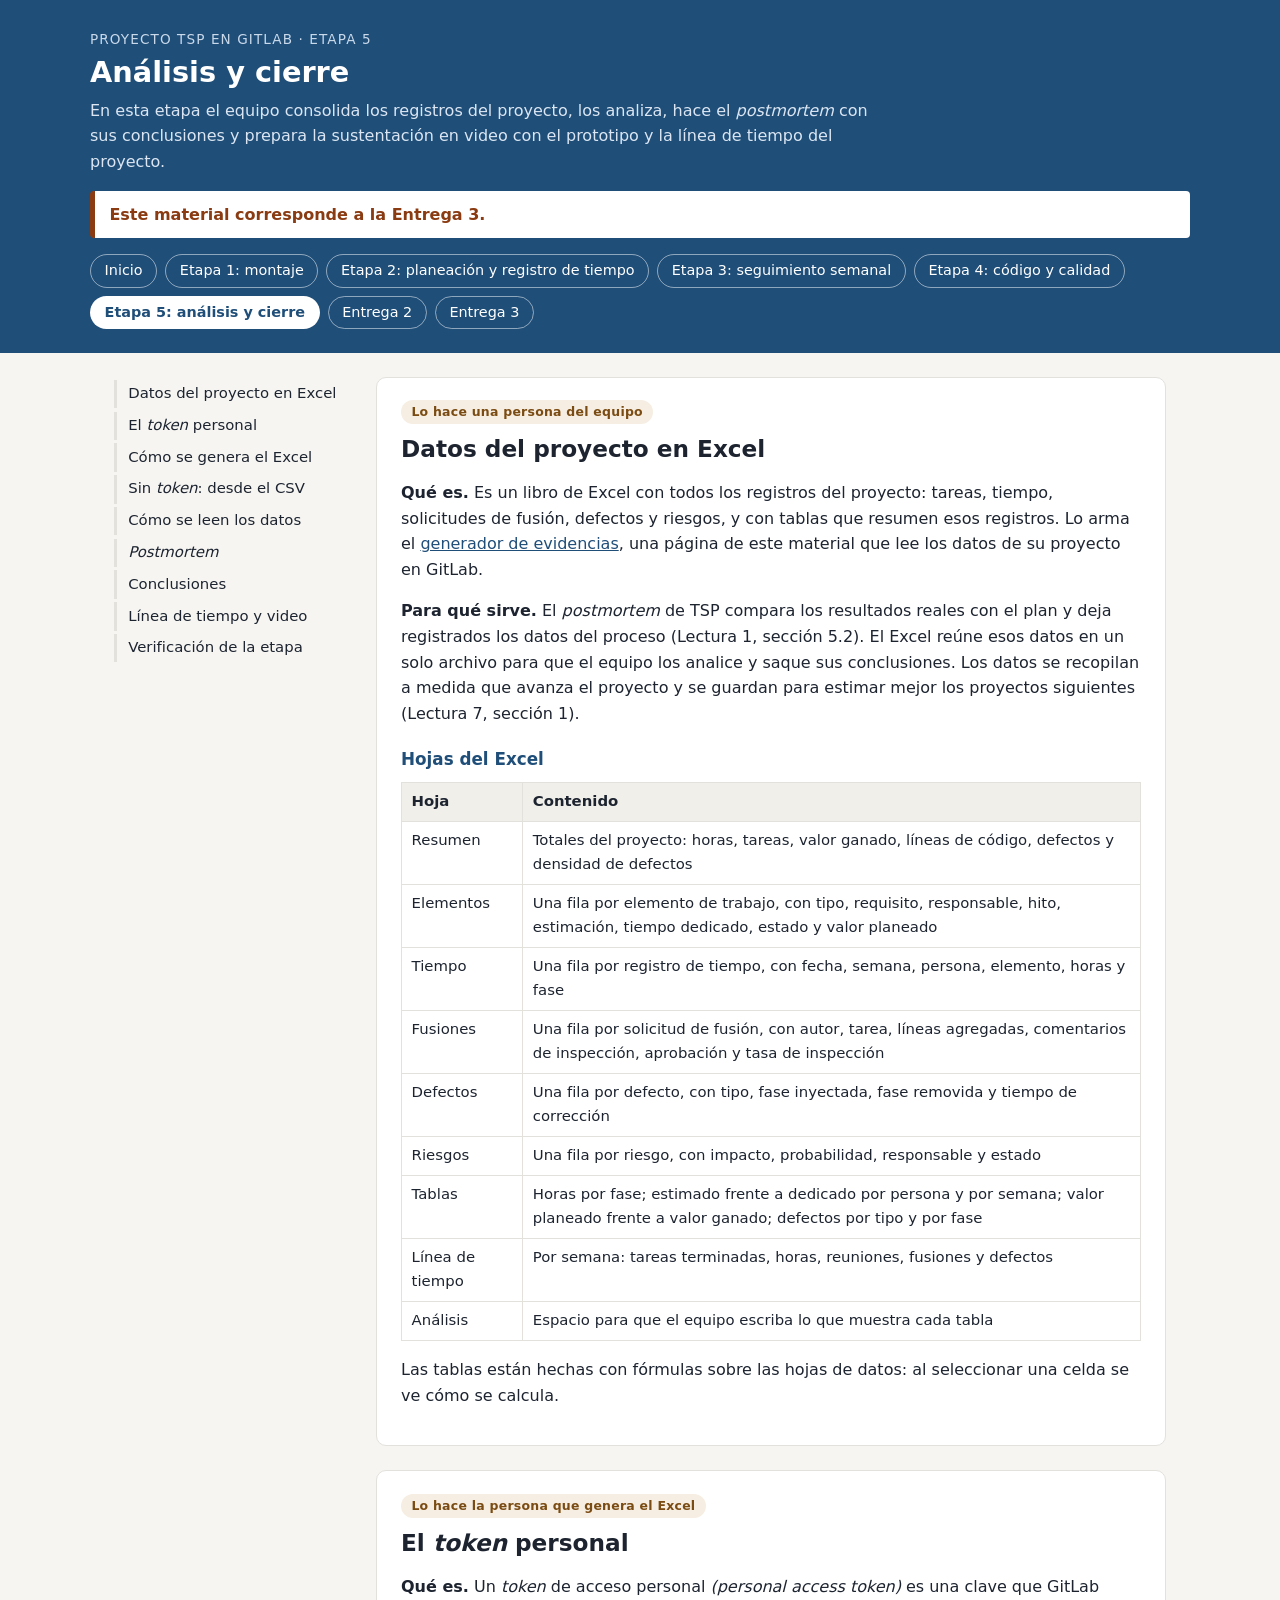
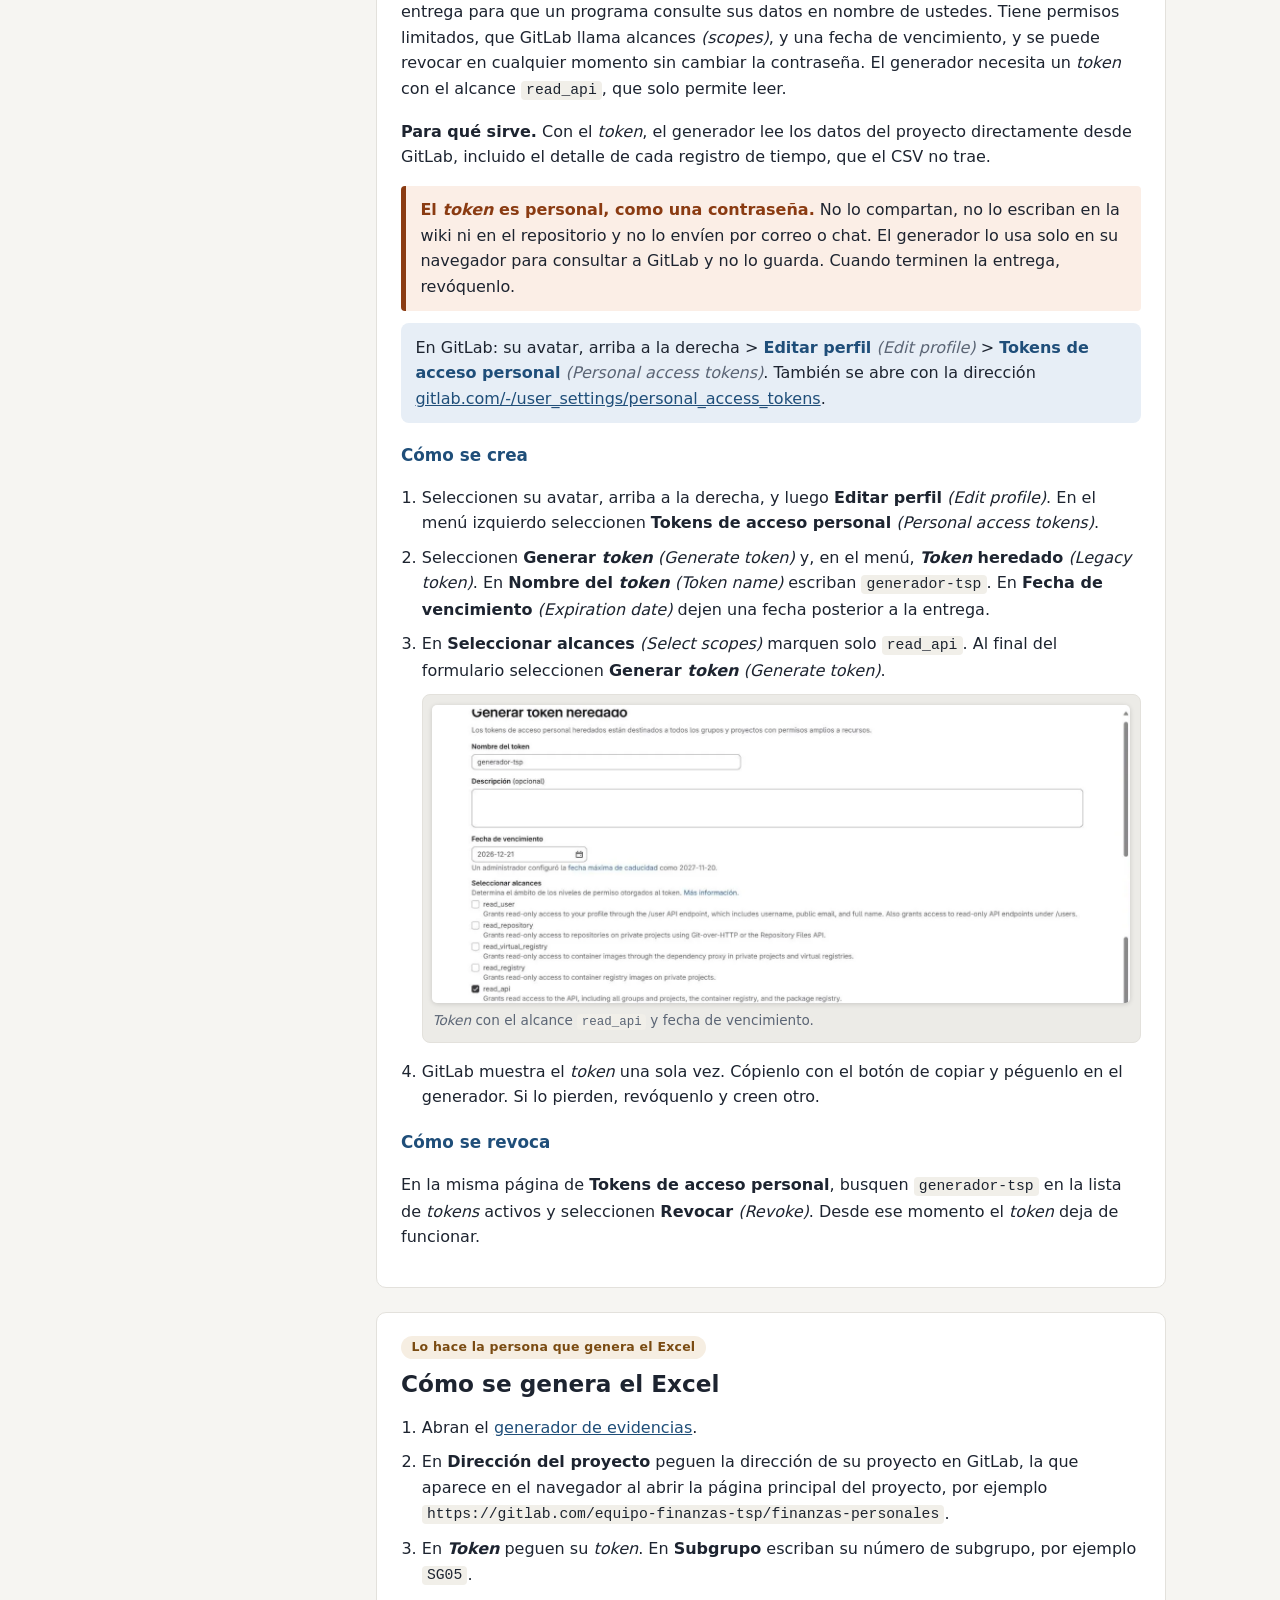
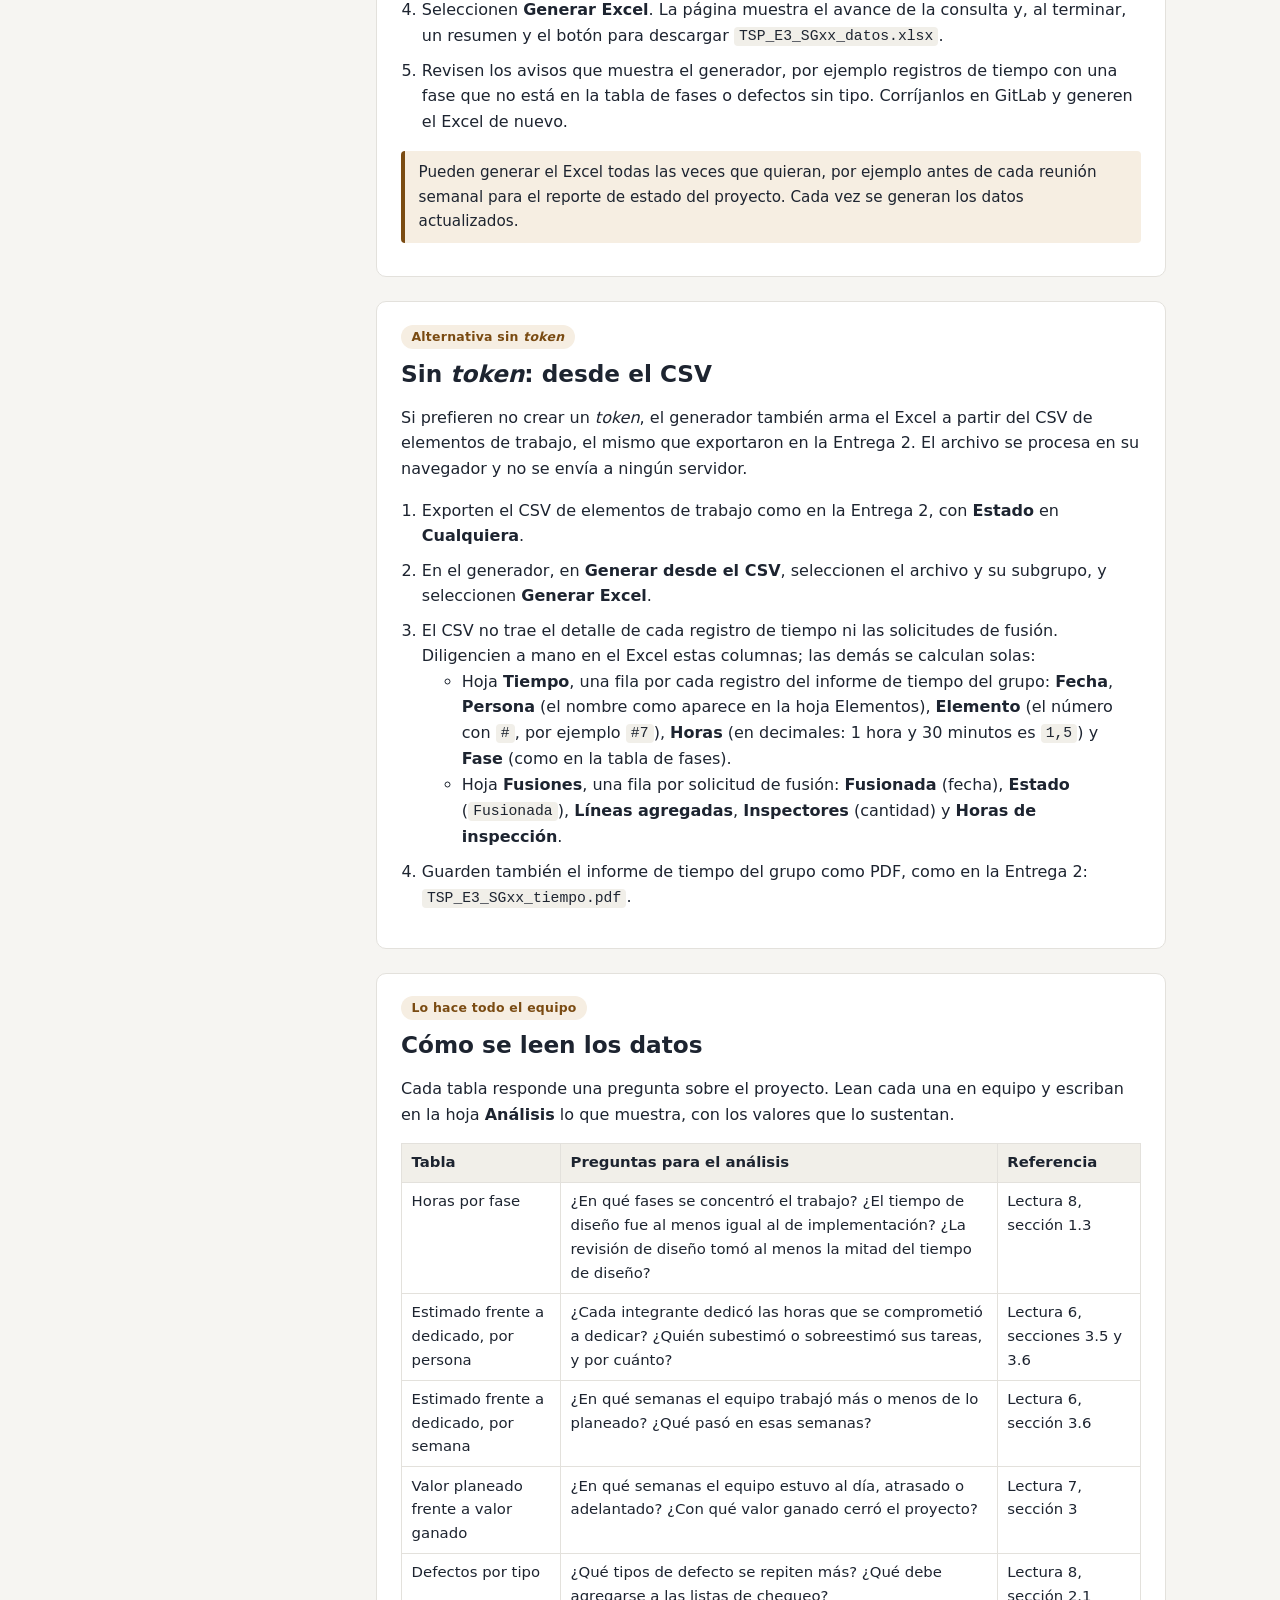
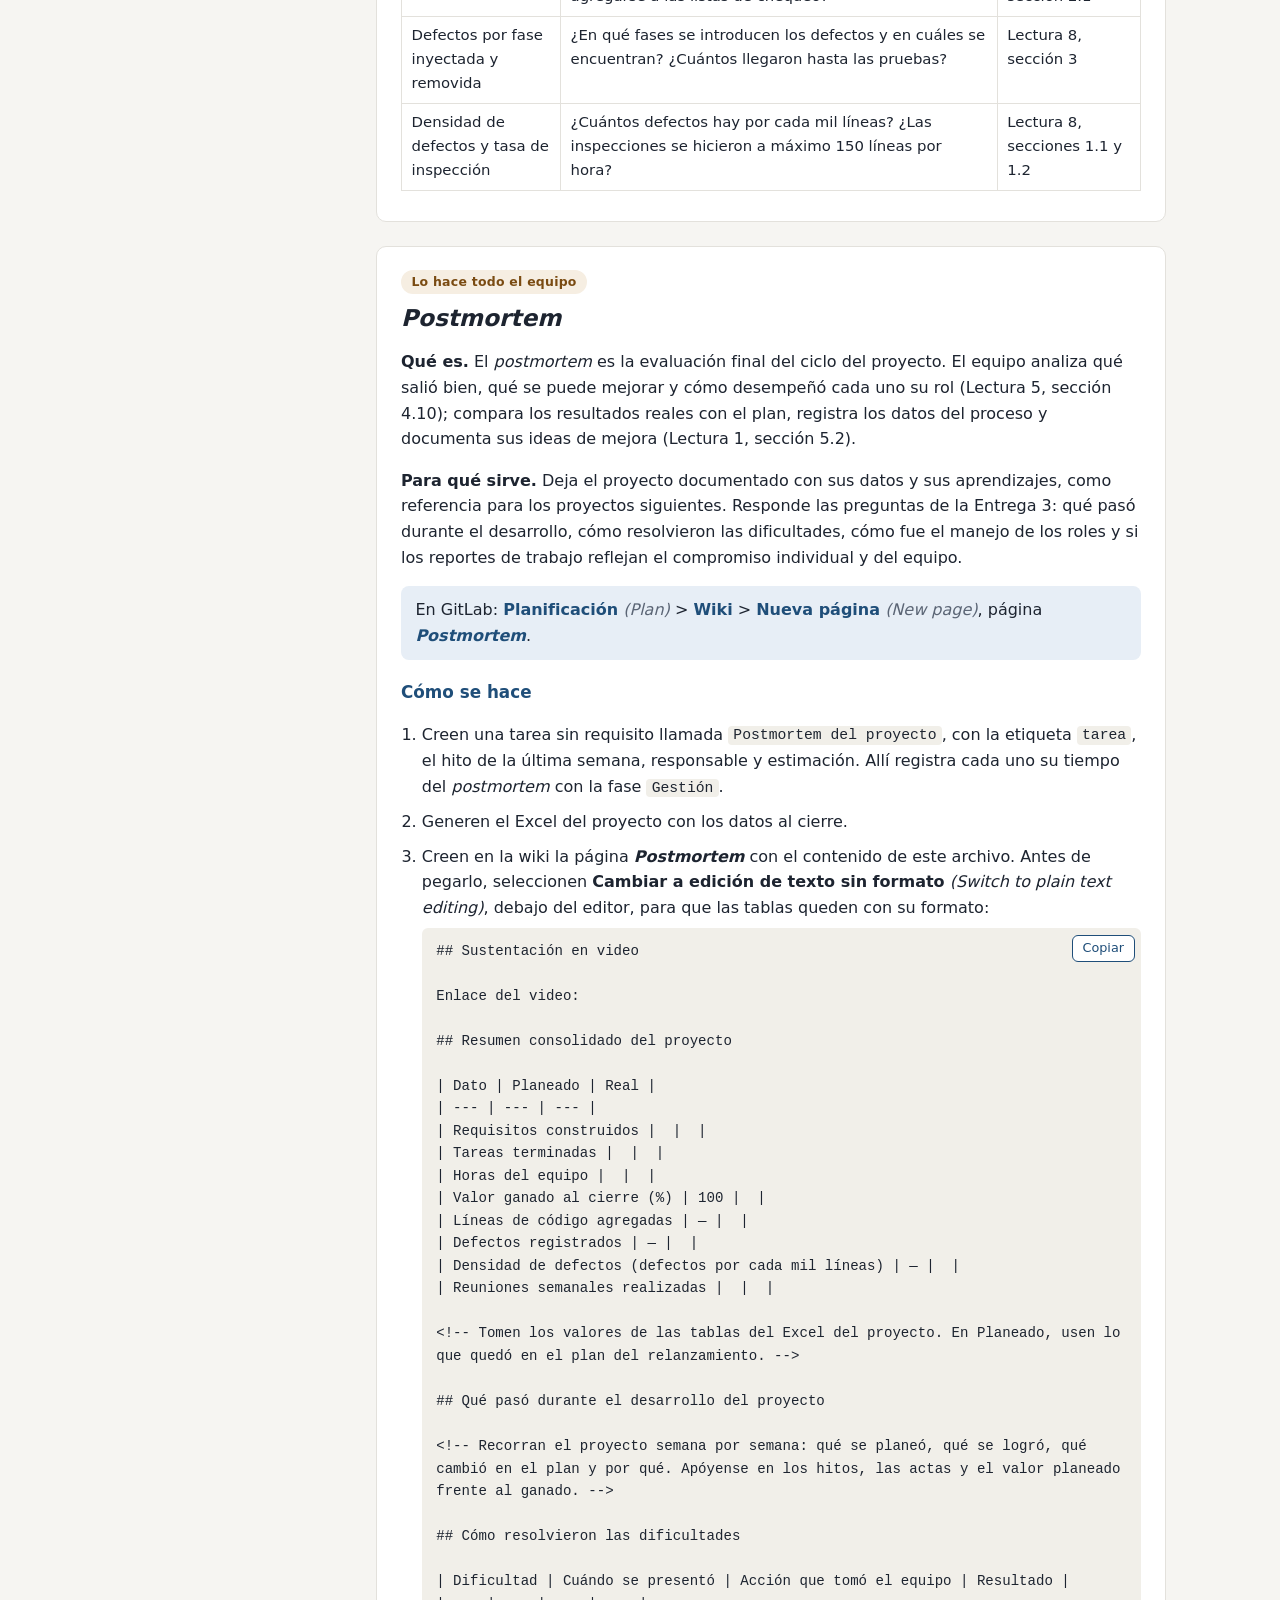
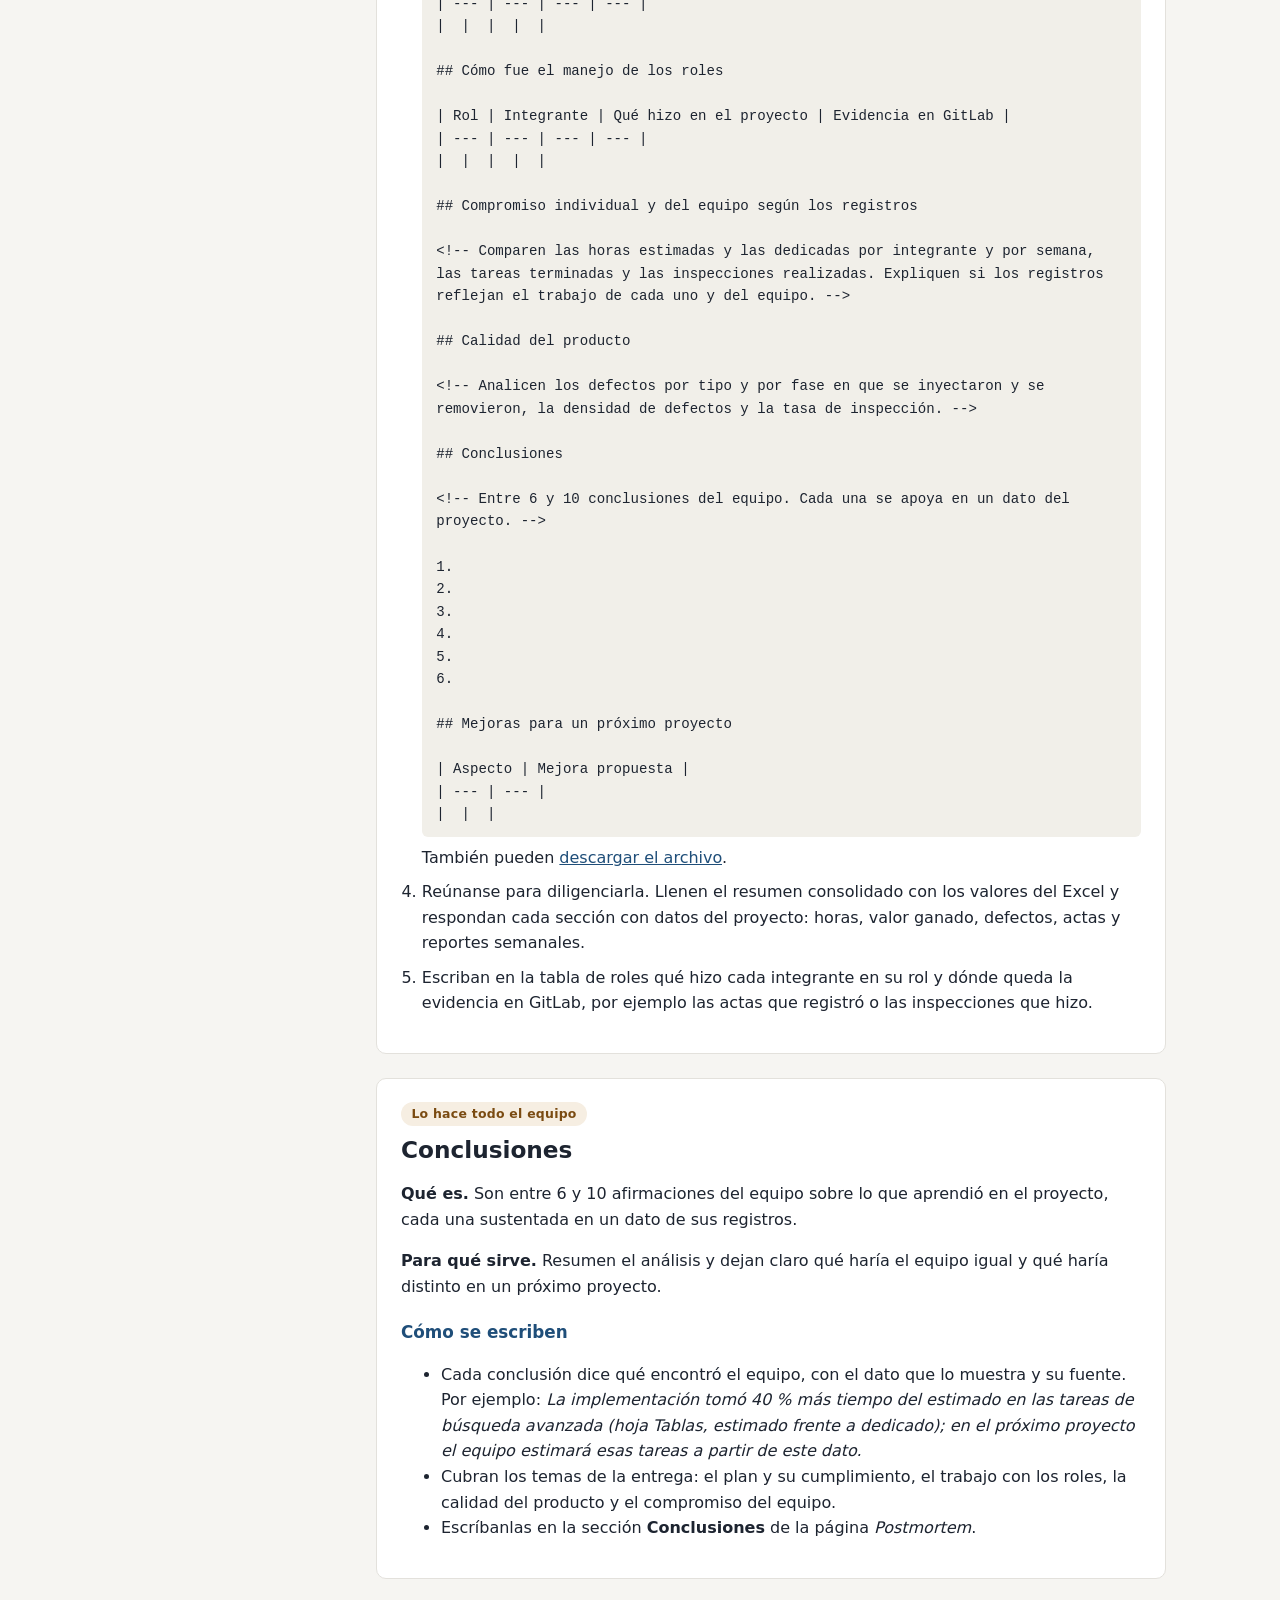
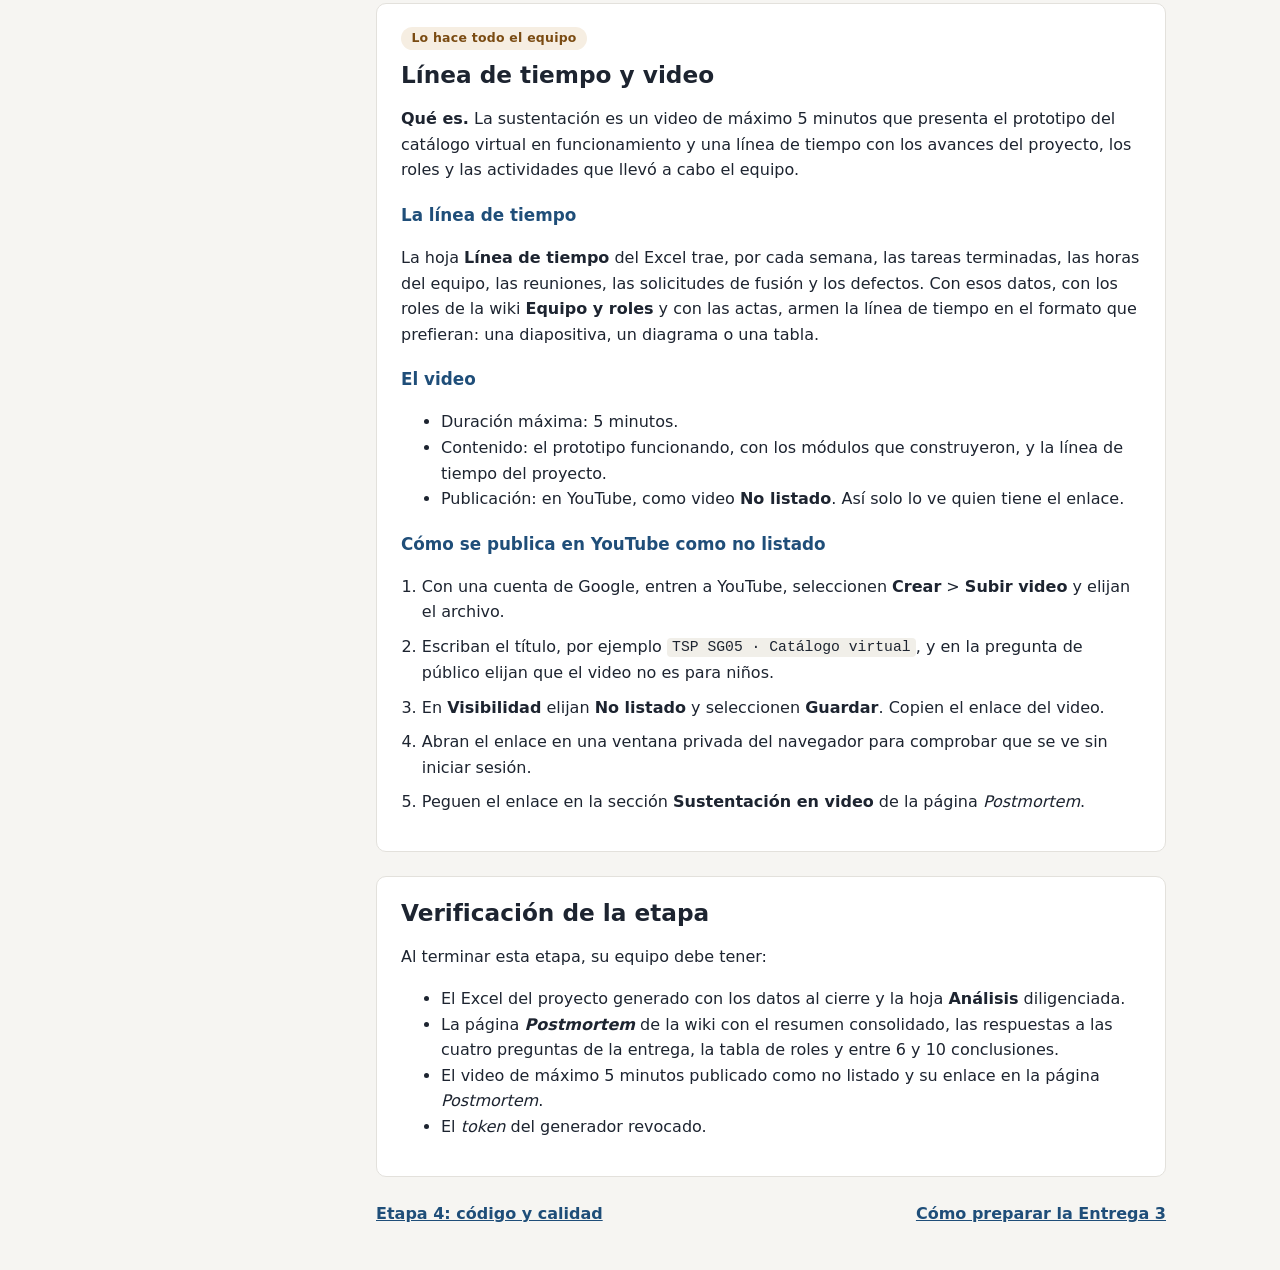
<file: etapa-5.html>
<!DOCTYPE html>
<html lang="es">
<head>
<meta charset="utf-8">
<meta name="viewport" content="width=device-width, initial-scale=1">
<title>Etapa 5: análisis y cierre · TSP en GitLab</title>
<link rel="stylesheet" href="etapas/manual.css">
</head>
<body>
<header class="top"><div class="wrap">
  <p class="kicker">Proyecto TSP en GitLab · Etapa 5</p>
  <h1>Análisis y cierre</h1>
  <p>En esta etapa el equipo consolida los registros del proyecto, los analiza, hace el <i>postmortem</i> con sus conclusiones y prepara la sustentación en video con el prototipo y la línea de tiempo del proyecto.</p>
  <div class="alert" style="margin:1rem 0 0;background:#fff;color:var(--ink)"><strong>Este material corresponde a la Entrega 3.</strong></div>
  <nav><a href="index.html">Inicio</a><a href="etapa-1.html">Etapa 1: montaje</a><a href="etapa-2.html">Etapa 2: planeación y registro de tiempo</a><a href="etapa-3.html">Etapa 3: seguimiento semanal</a><a href="etapa-4.html">Etapa 4: código y calidad</a><a class="on" href="etapa-5.html">Etapa 5: análisis y cierre</a><a href="entrega-2.html">Entrega 2</a><a href="entrega-3.html">Entrega 3</a></nav>
</div></header>

<div class="layout">
<nav class="side" aria-label="Contenido de la etapa">
  <ul>
    <li><a href="#datos">Datos del proyecto en Excel</a></li>
    <li><a href="#token">El <i>token</i> personal</a></li>
    <li><a href="#generar">Cómo se genera el Excel</a></li>
    <li><a href="#sin-token">Sin <i>token</i>: desde el CSV</a></li>
    <li><a href="#leer">Cómo se leen los datos</a></li>
    <li><a href="#postmortem"><i>Postmortem</i></a></li>
    <li><a href="#conclusiones">Conclusiones</a></li>
    <li><a href="#video">Línea de tiempo y video</a></li>
    <li><a href="#verificar">Verificación de la etapa</a></li>
  </ul>
</nav>

<main>

<section id="datos">
  <span class="who">Lo hace una persona del equipo</span>
  <h2>Datos del proyecto en Excel</h2>
  <p><b>Qué es.</b> Es un libro de Excel con todos los registros del proyecto: tareas, tiempo, solicitudes de fusión, defectos y riesgos, y con tablas que resumen esos registros. Lo arma el <a href="generador.html">generador de evidencias</a>, una página de este material que lee los datos de su proyecto en GitLab.</p>
  <p><b>Para qué sirve.</b> El <i>postmortem</i> de TSP compara los resultados reales con el plan y deja registrados los datos del proceso (Lectura 1, sección 5.2). El Excel reúne esos datos en un solo archivo para que el equipo los analice y saque sus conclusiones. Los datos se recopilan a medida que avanza el proyecto y se guardan para estimar mejor los proyectos siguientes (Lectura 7, sección 1).</p>
  <h3>Hojas del Excel</h3>
  <table>
    <tr><th>Hoja</th><th>Contenido</th></tr>
    <tr><td>Resumen</td><td>Totales del proyecto: horas, tareas, valor ganado, líneas de código, defectos y densidad de defectos</td></tr>
    <tr><td>Elementos</td><td>Una fila por elemento de trabajo, con tipo, requisito, responsable, hito, estimación, tiempo dedicado, estado y valor planeado</td></tr>
    <tr><td>Tiempo</td><td>Una fila por registro de tiempo, con fecha, semana, persona, elemento, horas y fase</td></tr>
    <tr><td>Fusiones</td><td>Una fila por solicitud de fusión, con autor, tarea, líneas agregadas, comentarios de inspección, aprobación y tasa de inspección</td></tr>
    <tr><td>Defectos</td><td>Una fila por defecto, con tipo, fase inyectada, fase removida y tiempo de corrección</td></tr>
    <tr><td>Riesgos</td><td>Una fila por riesgo, con impacto, probabilidad, responsable y estado</td></tr>
    <tr><td>Tablas</td><td>Horas por fase; estimado frente a dedicado por persona y por semana; valor planeado frente a valor ganado; defectos por tipo y por fase</td></tr>
    <tr><td>Línea de tiempo</td><td>Por semana: tareas terminadas, horas, reuniones, fusiones y defectos</td></tr>
    <tr><td>Análisis</td><td>Espacio para que el equipo escriba lo que muestra cada tabla</td></tr>
  </table>
  <p>Las tablas están hechas con fórmulas sobre las hojas de datos: al seleccionar una celda se ve cómo se calcula.</p>
</section>

<section id="token">
  <span class="who">Lo hace la persona que genera el Excel</span>
  <h2>El <i>token</i> personal</h2>
  <p><b>Qué es.</b> Un <i>token</i> de acceso personal <i>(personal access token)</i> es una clave que GitLab entrega para que un programa consulte sus datos en nombre de ustedes. Tiene permisos limitados, que GitLab llama alcances <i>(scopes)</i>, y una fecha de vencimiento, y se puede revocar en cualquier momento sin cambiar la contraseña. El generador necesita un <i>token</i> con el alcance <code>read_api</code>, que solo permite leer.</p>
  <p><b>Para qué sirve.</b> Con el <i>token</i>, el generador lee los datos del proyecto directamente desde GitLab, incluido el detalle de cada registro de tiempo, que el CSV no trae.</p>
  <div class="alert"><strong>El <i>token</i> es personal, como una contraseña.</strong> No lo compartan, no lo escriban en la wiki ni en el repositorio y no lo envíen por correo o chat. El generador lo usa solo en su navegador para consultar a GitLab y no lo guarda. Cuando terminen la entrega, revóquenlo.</div>
  <div class="where">En GitLab: su avatar, arriba a la derecha &gt; <b>Editar perfil</b> <span class="en">(Edit profile)</span> &gt; <b>Tokens de acceso personal</b> <span class="en">(Personal access <i>tokens</i>)</span>. También se abre con la dirección <a href="https://gitlab.com/-/user_settings/personal_access_tokens" target="_blank" rel="noopener">gitlab.com/-/user_settings/personal_access_tokens</a>.</div>
  <h3>Cómo se crea</h3>
  <ol class="steps">
    <li>Seleccionen su avatar, arriba a la derecha, y luego <b>Editar perfil</b> <i>(Edit profile)</i>. En el menú izquierdo seleccionen <b>Tokens de acceso personal</b> <i>(Personal access tokens)</i>.</li>
    <li>Seleccionen <b>Generar <i>token</i></b> <i>(Generate token)</i> y, en el menú, <b><i>Token</i> heredado</b> <i>(Legacy token)</i>. En <b>Nombre del <i>token</i></b> <i>(Token name)</i> escriban <code>generador-tsp</code>. En <b>Fecha de vencimiento</b> <i>(Expiration date)</i> dejen una fecha posterior a la entrega.</li>
    <li>En <b>Seleccionar alcances</b> <i>(Select scopes)</i> marquen solo <code>read_api</code>. Al final del formulario seleccionen <b>Generar <i>token</i></b> <i>(Generate token)</i>.
      <figure><img src="etapas/img/e5-token.webp" alt="Formulario de un token de acceso personal con el alcance read_api"><figcaption><i>Token</i> con el alcance <code>read_api</code> y fecha de vencimiento.</figcaption></figure></li>
    <li>GitLab muestra el <i>token</i> una sola vez. Cópienlo con el botón de copiar y péguenlo en el generador. Si lo pierden, revóquenlo y creen otro.</li>
  </ol>
  <h3>Cómo se revoca</h3>
  <p>En la misma página de <b>Tokens de acceso personal</b>, busquen <code>generador-tsp</code> en la lista de <i>tokens</i> activos y seleccionen <b>Revocar</b> <i>(Revoke)</i>. Desde ese momento el <i>token</i> deja de funcionar.</p>
</section>

<section id="generar">
  <span class="who">Lo hace la persona que genera el Excel</span>
  <h2>Cómo se genera el Excel</h2>
  <ol class="steps">
    <li>Abran el <a href="generador.html">generador de evidencias</a>.</li>
    <li>En <b>Dirección del proyecto</b> peguen la dirección de su proyecto en GitLab, la que aparece en el navegador al abrir la página principal del proyecto, por ejemplo <code>https://gitlab.com/equipo-finanzas-tsp/finanzas-personales</code>.</li>
    <li>En <b><i>Token</i></b> peguen su <i>token</i>. En <b>Subgrupo</b> escriban su número de subgrupo, por ejemplo <code>SG05</code>.</li>
    <li>Seleccionen <b>Generar Excel</b>. La página muestra el avance de la consulta y, al terminar, un resumen y el botón para descargar <code>TSP_E3_SGxx_datos.xlsx</code>.</li>
    <li>Revisen los avisos que muestra el generador, por ejemplo registros de tiempo con una fase que no está en la tabla de fases o defectos sin tipo. Corríjanlos en GitLab y generen el Excel de nuevo.</li>
  </ol>
  <div class="note">Pueden generar el Excel todas las veces que quieran, por ejemplo antes de cada reunión semanal para el reporte de estado del proyecto. Cada vez se generan los datos actualizados.</div>
</section>

<section id="sin-token">
  <span class="who">Alternativa sin <i>token</i></span>
  <h2>Sin <i>token</i>: desde el CSV</h2>
  <p>Si prefieren no crear un <i>token</i>, el generador también arma el Excel a partir del CSV de elementos de trabajo, el mismo que exportaron en la Entrega 2. El archivo se procesa en su navegador y no se envía a ningún servidor.</p>
  <ol class="steps">
    <li>Exporten el CSV de elementos de trabajo como en la Entrega 2, con <b>Estado</b> en <b>Cualquiera</b>.</li>
    <li>En el generador, en <b>Generar desde el CSV</b>, seleccionen el archivo y su subgrupo, y seleccionen <b>Generar Excel</b>.</li>
    <li>El CSV no trae el detalle de cada registro de tiempo ni las solicitudes de fusión. Diligencien a mano en el Excel estas columnas; las demás se calculan solas:
      <ul>
        <li>Hoja <b>Tiempo</b>, una fila por cada registro del informe de tiempo del grupo: <b>Fecha</b>, <b>Persona</b> (el nombre como aparece en la hoja Elementos), <b>Elemento</b> (el número con <code>#</code>, por ejemplo <code>#7</code>), <b>Horas</b> (en decimales: 1 hora y 30 minutos es <code>1,5</code>) y <b>Fase</b> (como en la tabla de fases).</li>
        <li>Hoja <b>Fusiones</b>, una fila por solicitud de fusión: <b>Fusionada</b> (fecha), <b>Estado</b> (<code>Fusionada</code>), <b>Líneas agregadas</b>, <b>Inspectores</b> (cantidad) y <b>Horas de inspección</b>.</li>
      </ul></li>
    <li>Guarden también el informe de tiempo del grupo como PDF, como en la Entrega 2: <code>TSP_E3_SGxx_tiempo.pdf</code>.</li>
  </ol>
</section>

<section id="leer">
  <span class="who">Lo hace todo el equipo</span>
  <h2>Cómo se leen los datos</h2>
  <p>Cada tabla responde una pregunta sobre el proyecto. Lean cada una en equipo y escriban en la hoja <b>Análisis</b> lo que muestra, con los valores que lo sustentan.</p>
  <table>
    <tr><th>Tabla</th><th>Preguntas para el análisis</th><th>Referencia</th></tr>
    <tr><td>Horas por fase</td><td>¿En qué fases se concentró el trabajo? ¿El tiempo de diseño fue al menos igual al de implementación? ¿La revisión de diseño tomó al menos la mitad del tiempo de diseño?</td><td>Lectura 8, sección 1.3</td></tr>
    <tr><td>Estimado frente a dedicado, por persona</td><td>¿Cada integrante dedicó las horas que se comprometió a dedicar? ¿Quién subestimó o sobreestimó sus tareas, y por cuánto?</td><td>Lectura 6, secciones 3.5 y 3.6</td></tr>
    <tr><td>Estimado frente a dedicado, por semana</td><td>¿En qué semanas el equipo trabajó más o menos de lo planeado? ¿Qué pasó en esas semanas?</td><td>Lectura 6, sección 3.6</td></tr>
    <tr><td>Valor planeado frente a valor ganado</td><td>¿En qué semanas el equipo estuvo al día, atrasado o adelantado? ¿Con qué valor ganado cerró el proyecto?</td><td>Lectura 7, sección 3</td></tr>
    <tr><td>Defectos por tipo</td><td>¿Qué tipos de defecto se repiten más? ¿Qué debe agregarse a las listas de chequeo?</td><td>Lectura 8, sección 2.1</td></tr>
    <tr><td>Defectos por fase inyectada y removida</td><td>¿En qué fases se introducen los defectos y en cuáles se encuentran? ¿Cuántos llegaron hasta las pruebas?</td><td>Lectura 8, sección 3</td></tr>
    <tr><td>Densidad de defectos y tasa de inspección</td><td>¿Cuántos defectos hay por cada mil líneas? ¿Las inspecciones se hicieron a máximo 150 líneas por hora?</td><td>Lectura 8, secciones 1.1 y 1.2</td></tr>
  </table>
</section>

<section id="postmortem">
  <span class="who">Lo hace todo el equipo</span>
  <h2><i>Postmortem</i></h2>
  <p><b>Qué es.</b> El <i>postmortem</i> es la evaluación final del ciclo del proyecto. El equipo analiza qué salió bien, qué se puede mejorar y cómo desempeñó cada uno su rol (Lectura 5, sección 4.10); compara los resultados reales con el plan, registra los datos del proceso y documenta sus ideas de mejora (Lectura 1, sección 5.2).</p>
  <p><b>Para qué sirve.</b> Deja el proyecto documentado con sus datos y sus aprendizajes, como referencia para los proyectos siguientes. Responde las preguntas de la Entrega 3: qué pasó durante el desarrollo, cómo resolvieron las dificultades, cómo fue el manejo de los roles y si los reportes de trabajo reflejan el compromiso individual y del equipo.</p>
  <div class="where">En GitLab: <b>Planificación</b> <span class="en">(Plan)</span> &gt; <b>Wiki</b> &gt; <b>Nueva página</b> <span class="en">(New page)</span>, página <b><i>Postmortem</i></b>.</div>
  <h3>Cómo se hace</h3>
  <ol class="steps">
    <li>Creen una tarea sin requisito llamada <code>Postmortem del proyecto</code>, con la etiqueta <code>tarea</code>, el hito de la última semana, responsable y estimación. Allí registra cada uno su tiempo del <i>postmortem</i> con la fase <code>Gestión</code>.</li>
    <li>Generen el Excel del proyecto con los datos al cierre.</li>
    <li>Creen en la wiki la página <b><i>Postmortem</i></b> con el contenido de este archivo. Antes de pegarlo, seleccionen <b>Cambiar a edición de texto sin formato</b> <i>(Switch to plain text editing)</i>, debajo del editor, para que las tablas queden con su formato:
      <div class="tpl"><button type="button" data-copy="anexos/postmortem.md">Copiar</button><pre>Cargando la plantilla…</pre></div>
      También pueden <a href="anexos/postmortem.md" download>descargar el archivo</a>.</li>
    <li>Reúnanse para diligenciarla. Llenen el resumen consolidado con los valores del Excel y respondan cada sección con datos del proyecto: horas, valor ganado, defectos, actas y reportes semanales.</li>
    <li>Escriban en la tabla de roles qué hizo cada integrante en su rol y dónde queda la evidencia en GitLab, por ejemplo las actas que registró o las inspecciones que hizo.</li>
  </ol>
</section>

<section id="conclusiones">
  <span class="who">Lo hace todo el equipo</span>
  <h2>Conclusiones</h2>
  <p><b>Qué es.</b> Son entre 6 y 10 afirmaciones del equipo sobre lo que aprendió en el proyecto, cada una sustentada en un dato de sus registros.</p>
  <p><b>Para qué sirve.</b> Resumen el análisis y dejan claro qué haría el equipo igual y qué haría distinto en un próximo proyecto.</p>
  <h3>Cómo se escriben</h3>
  <ul>
    <li>Cada conclusión dice qué encontró el equipo, con el dato que lo muestra y su fuente. Por ejemplo: <i>La implementación tomó 40 % más tiempo del estimado en las tareas de búsqueda avanzada (hoja Tablas, estimado frente a dedicado); en el próximo proyecto el equipo estimará esas tareas a partir de este dato.</i></li>
    <li>Cubran los temas de la entrega: el plan y su cumplimiento, el trabajo con los roles, la calidad del producto y el compromiso del equipo.</li>
    <li>Escríbanlas en la sección <b>Conclusiones</b> de la página <i>Postmortem</i>.</li>
  </ul>
</section>

<section id="video">
  <span class="who">Lo hace todo el equipo</span>
  <h2>Línea de tiempo y video</h2>
  <p><b>Qué es.</b> La sustentación es un video de máximo 5 minutos que presenta el prototipo del catálogo virtual en funcionamiento y una línea de tiempo con los avances del proyecto, los roles y las actividades que llevó a cabo el equipo.</p>
  <h3>La línea de tiempo</h3>
  <p>La hoja <b>Línea de tiempo</b> del Excel trae, por cada semana, las tareas terminadas, las horas del equipo, las reuniones, las solicitudes de fusión y los defectos. Con esos datos, con los roles de la wiki <b>Equipo y roles</b> y con las actas, armen la línea de tiempo en el formato que prefieran: una diapositiva, un diagrama o una tabla.</p>
  <h3>El video</h3>
  <ul>
    <li>Duración máxima: 5 minutos.</li>
    <li>Contenido: el prototipo funcionando, con los módulos que construyeron, y la línea de tiempo del proyecto.</li>
    <li>Publicación: en YouTube, como video <b>No listado</b>. Así solo lo ve quien tiene el enlace.</li>
  </ul>
  <h3>Cómo se publica en YouTube como no listado</h3>
  <ol class="steps">
    <li>Con una cuenta de Google, entren a YouTube, seleccionen <b>Crear</b> &gt; <b>Subir video</b> y elijan el archivo.</li>
    <li>Escriban el título, por ejemplo <code>TSP SG05 · Catálogo virtual</code>, y en la pregunta de público elijan que el video no es para niños.</li>
    <li>En <b>Visibilidad</b> elijan <b>No listado</b> y seleccionen <b>Guardar</b>. Copien el enlace del video.</li>
    <li>Abran el enlace en una ventana privada del navegador para comprobar que se ve sin iniciar sesión.</li>
    <li>Peguen el enlace en la sección <b>Sustentación en video</b> de la página <i>Postmortem</i>.</li>
  </ol>
</section>

<section id="verificar">
  <h2>Verificación de la etapa</h2>
  <p>Al terminar esta etapa, su equipo debe tener:</p>
  <ul>
    <li>El Excel del proyecto generado con los datos al cierre y la hoja <b>Análisis</b> diligenciada.</li>
    <li>La página <b><i>Postmortem</i></b> de la wiki con el resumen consolidado, las respuestas a las cuatro preguntas de la entrega, la tabla de roles y entre 6 y 10 conclusiones.</li>
    <li>El video de máximo 5 minutos publicado como no listado y su enlace en la página <i>Postmortem</i>.</li>
    <li>El <i>token</i> del generador revocado.</li>
  </ul>
</section>

<div class="next"><a href="etapa-4.html">Etapa 4: código y calidad</a><a href="entrega-3.html">Cómo preparar la Entrega 3</a></div>
</main>
</div>
<div class="lb" id="lb"><img alt=""></div>
<script>
document.querySelectorAll("figure img").forEach(i=>i.addEventListener("click",()=>{const lb=document.getElementById("lb");lb.querySelector("img").src=i.src;lb.classList.add("on");}));
document.getElementById("lb").addEventListener("click",e=>e.currentTarget.classList.remove("on"));
document.querySelectorAll(".tpl button").forEach(async b=>{
  const pre=b.parentElement.querySelector("pre");
  if(b.dataset.copy){ try{ const t=await (await fetch(b.dataset.copy)).text(); pre.textContent=t; }catch(e){ pre.textContent="Descarguen el archivo con el enlace de abajo."; } }
  b.addEventListener("click",async()=>{ try{ await navigator.clipboard.writeText(pre.textContent); b.textContent="Copiado"; setTimeout(()=>b.textContent="Copiar",1500);}catch(e){} });
});
</script>
</body>
</html>
</file>
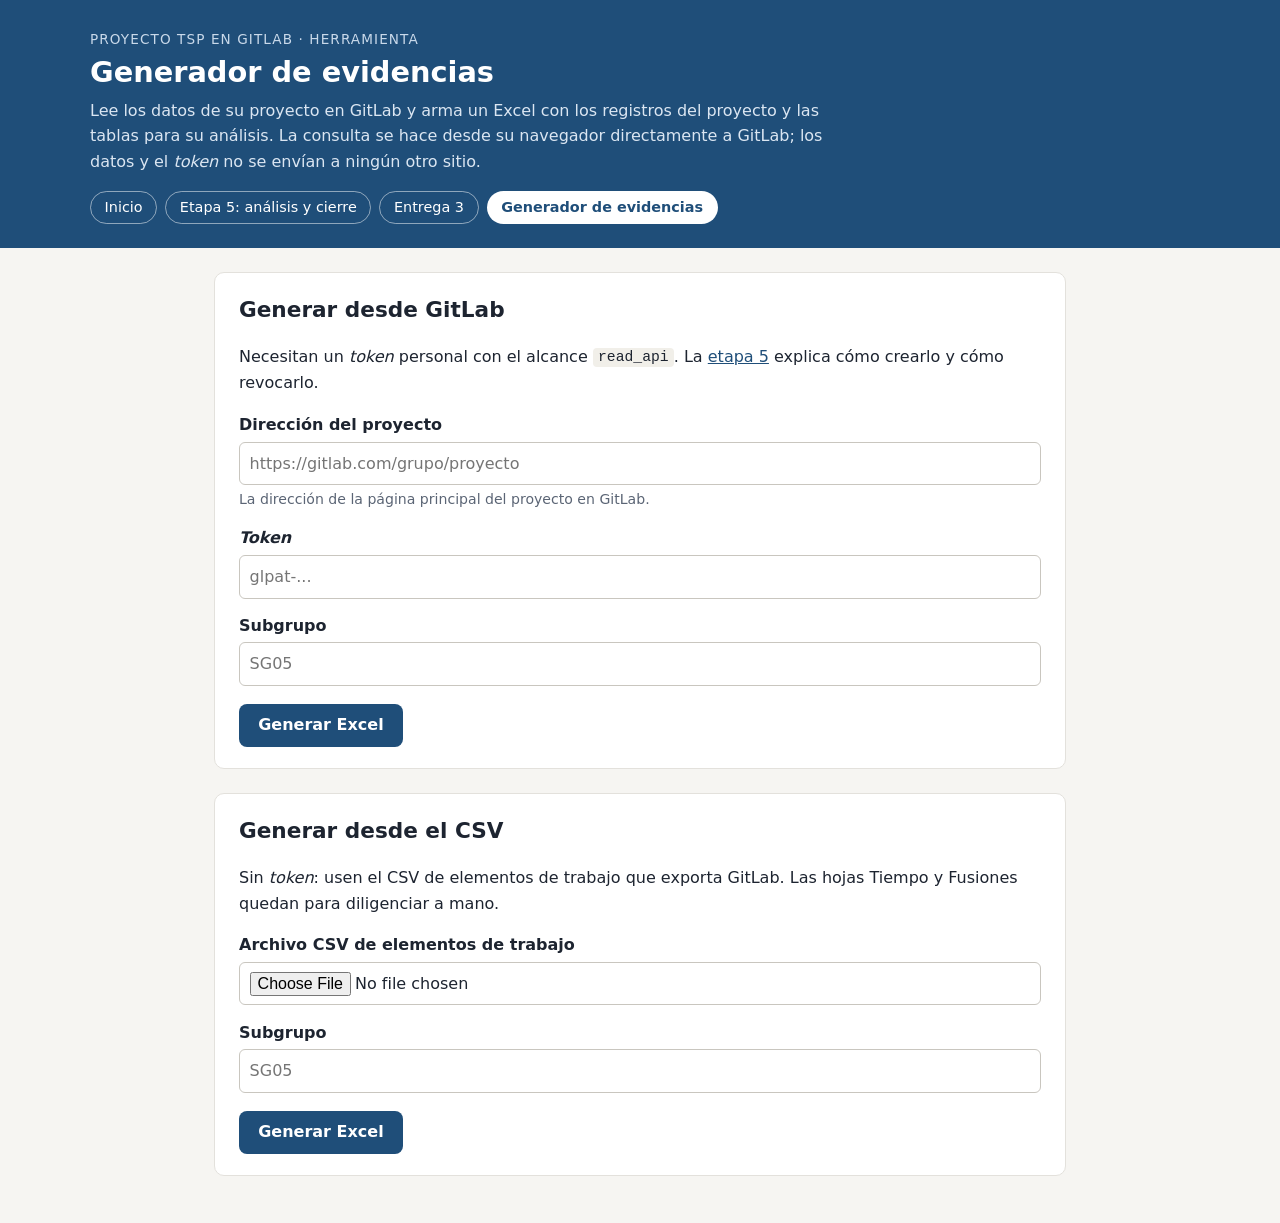
<file: generador.html>
<!DOCTYPE html>
<html lang="es">
<head>
<meta charset="utf-8">
<meta name="viewport" content="width=device-width, initial-scale=1">
<title>Generador de evidencias · TSP en GitLab</title>
<link rel="stylesheet" href="etapas/manual.css">
<style>
.gen{max-width:900px;margin:0 auto;padding:1.5rem}
.gen section{background:var(--panel);border:1px solid var(--line);border-radius:var(--radius);padding:1.3rem 1.5rem;margin-bottom:1.5rem}
.gen h2{font-size:1.35rem;margin:0 0 .4rem}
label{display:block;font-weight:600;margin:.9rem 0 .25rem}
input[type=text],input[type=password],input[type=file]{width:100%;font:inherit;padding:.5rem .6rem;border:1px solid #c9c6bf;border-radius:6px;background:#fff}
.hint{font-size:.88rem;color:var(--muted);margin:.2rem 0 0}
button.go{margin-top:1.1rem;font:inherit;font-weight:600;background:var(--accent);color:#fff;border:0;border-radius:8px;padding:.55rem 1.2rem;cursor:pointer}
button.go:disabled{opacity:.55;cursor:wait}
#estado{margin-top:1rem}
.prog{color:var(--accent);font-weight:600}
.err{border-left:5px solid var(--warn);background:var(--warn-soft);padding:.7rem .9rem;border-radius:4px}
.ok{border-left:5px solid var(--ok);background:var(--ok-soft);padding:.7rem .9rem;border-radius:4px}
.res td:first-child{font-weight:600;width:55%}
#avisos li{margin:.3rem 0}
</style>
</head>
<body>
<header class="top"><div class="wrap">
  <p class="kicker">Proyecto TSP en GitLab · Herramienta</p>
  <h1>Generador de evidencias</h1>
  <p>Lee los datos de su proyecto en GitLab y arma un Excel con los registros del proyecto y las tablas para su análisis. La consulta se hace desde su navegador directamente a GitLab; los datos y el <i>token</i> no se envían a ningún otro sitio.</p>
  <nav><a href="index.html">Inicio</a><a href="etapa-5.html">Etapa 5: análisis y cierre</a><a href="entrega-3.html">Entrega 3</a><a class="on" href="generador.html">Generador de evidencias</a></nav>
</div></header>

<div class="gen">
<section>
  <h2>Generar desde GitLab</h2>
  <p>Necesitan un <i>token</i> personal con el alcance <code>read_api</code>. La <a href="etapa-5.html#token">etapa 5</a> explica cómo crearlo y cómo revocarlo.</p>
  <form id="f1" autocomplete="off">
    <label for="url">Dirección del proyecto</label>
    <input type="text" id="url" placeholder="https://gitlab.com/grupo/proyecto" required>
    <p class="hint">La dirección de la página principal del proyecto en GitLab.</p>
    <label for="tok"><i>Token</i></label>
    <input type="password" id="tok" placeholder="glpat-..." required>
    <label for="sg1">Subgrupo</label>
    <input type="text" id="sg1" placeholder="SG05" required>
    <button class="go" type="submit">Generar Excel</button>
  </form>
</section>

<section id="salida" hidden>
  <h2>Resultado</h2>
  <div id="estado"></div>
</section>

<section>
  <h2>Generar desde el CSV</h2>
  <p>Sin <i>token</i>: usen el CSV de elementos de trabajo que exporta GitLab. Las hojas Tiempo y Fusiones quedan para diligenciar a mano.</p>
  <form id="f2">
    <label for="csv">Archivo CSV de elementos de trabajo</label>
    <input type="file" id="csv" accept=".csv,text/csv" required>
    <label for="sg2">Subgrupo</label>
    <input type="text" id="sg2" placeholder="SG05" required>
    <button class="go" type="submit">Generar Excel</button>
  </form>
</section>


</div>

<script src="herramientas/exceljs.min.js"></script>
<script src="herramientas/generador.js"></script>
<script>
(function(){
  var salida=document.getElementById("salida"), estado=document.getElementById("estado");
  function botones(on){document.querySelectorAll("button.go").forEach(function(b){b.disabled=!on;});}
  function esc(s){return String(s).replace(/[&<>"]/g,function(c){return{"&":"&amp;","<":"&lt;",">":"&gt;",'"':"&quot;"}[c];});}
  function sg(v){var m=String(v||"").toUpperCase().replace(/\s+/g,"").match(/(\d+)/);return m?"SG"+(m[1].length<2?"0":"")+m[1]:"SGxx";}
  function prog(t){var nuevo=salida.hidden;salida.hidden=false;estado.innerHTML='<p class="prog">'+esc(t)+'…</p>';if(nuevo)salida.scrollIntoView({behavior:"smooth",block:"start"});}
  function error(e){estado.innerHTML='<div class="err"><strong>No fue posible generar el Excel.</strong><br>'+esc(e.message||e)+'</div>';botones(true);}
  function listo(d,sub){
    var r=TSPGen.resumen(d);
    var wb=TSPGen.construir(ExcelJS,d);
    return wb.xlsx.writeBuffer().then(function(buf){
      var nombre="TSP_E3_"+sub+"_datos.xlsx";
      var url=URL.createObjectURL(new Blob([buf],{type:"application/vnd.openxmlformats-officedocument.spreadsheetml.sheet"}));
      var filas=[["Elementos de trabajo",r.elementos],["Tareas del plan",r.tareas],["Tareas terminadas",r.terminadas],["Valor ganado (%)",r.valorGanado],
        ["Registros de tiempo",r.registros],["Horas registradas",r.horas],["Integrantes con registros",r.personas],["Solicitudes de fusión",r.fusiones],
        ["Líneas agregadas",r.lineas],["Defectos",r.defectos],["Riesgos",r.riesgos]];
      var h='<div class="ok"><strong>Excel listo.</strong> '+esc(d.proyecto.nombre||"")+'</div>';
      h+='<p><a class="go" style="display:inline-block;text-decoration:none;background:var(--accent);color:#fff;border-radius:8px;padding:.55rem 1.2rem;font-weight:600" href="'+url+'" download="'+nombre+'">Descargar '+esc(nombre)+'</a></p>';
      h+='<table class="res">'+filas.map(function(f){return"<tr><td>"+esc(f[0])+"</td><td>"+esc(f[1])+"</td></tr>";}).join("")+"</table>";
      if(d.avisos.length){h+='<h3>Avisos sobre los datos</h3><p>Revísenlos en GitLab y, si corrigen algo, generen el Excel de nuevo. También quedan en la hoja Resumen.</p><ul id="avisos">'+d.avisos.map(function(a){return"<li>"+esc(a)+"</li>";}).join("")+"</ul>";}
      estado.innerHTML=h; botones(true);
    });
  }
  document.getElementById("f1").addEventListener("submit",function(e){
    e.preventDefault(); botones(false);
    var tok=document.getElementById("tok").value.trim(), sub=sg(document.getElementById("sg1").value);
    TSPGen.leerGitLab(document.getElementById("url").value,tok,prog).then(function(d){prog("Armando el Excel");return listo(d,sub);})
      .catch(function(err){ if(err instanceof TypeError) err=new Error("No hubo respuesta de GitLab. Revisen su conexión a internet y la dirección del proyecto."); error(err); });
  });
  document.getElementById("f2").addEventListener("submit",function(e){
    e.preventDefault(); botones(false);
    var f=document.getElementById("csv").files[0], sub=sg(document.getElementById("sg2").value);
    if(!f){error(new Error("Seleccionen el archivo CSV."));return;}
    prog("Leyendo el CSV");
    f.text().then(function(t){ var d=TSPGen.leerCSV(t,f.name.replace(/\.csv$/i,"")); prog("Armando el Excel"); return listo(d,sub); }).catch(error);
  });
})();
</script>
</body>
</html>
</file>
<file: etapas/manual.css>
:root{
  --bg:#f6f5f2; --panel:#ffffff; --ink:#1d2430; --muted:#5b6575; --line:#e3e1dc;
  --accent:#1f4e79; --accent-soft:#e7eef6; --accent2:#7a4b12; --accent2-soft:#f6eee2;
  --ok:#2e6b3f; --ok-soft:#e5f0e8; --warn:#8a3b12; --warn-soft:#fbeee6; --code:#f1efe9;
  --radius:10px;
}
*{box-sizing:border-box}
html{scroll-behavior:smooth}
body{margin:0;background:var(--bg);color:var(--ink);font:16px/1.6 system-ui,-apple-system,"Segoe UI",Roboto,"Helvetica Neue",Arial,sans-serif}
a{color:var(--accent)}
code{background:var(--code);padding:.1em .35em;border-radius:4px;font-size:.92em;font-family:ui-monospace,SFMono-Regular,Menlo,Consolas,monospace}
pre{background:var(--code);padding:.7rem .9rem;border-radius:6px;font-size:.88rem;overflow:auto;margin:.5rem 0;white-space:pre-wrap}
header.top{background:var(--accent);color:#fff;padding:1.8rem 1.5rem 1.5rem}
header.top .wrap{max-width:1100px;margin:0 auto}
header.top .kicker{font-size:.85rem;text-transform:uppercase;letter-spacing:.08em;color:#c9d9ea;margin:0 0 .3rem}
header.top h1{margin:0 0 .4rem;font-size:1.8rem;line-height:1.25;font-weight:650}
header.top p{margin:0;max-width:780px;color:#dbe6f2}
header.top nav{margin-top:1rem;display:flex;gap:.5rem;flex-wrap:wrap}
header.top nav a{color:#fff;text-decoration:none;border:1px solid rgba(255,255,255,.5);border-radius:999px;padding:.25rem .85rem;font-size:.9rem}
header.top nav a.on{background:#fff;color:var(--accent);font-weight:600}
.layout{max-width:1100px;margin:0 auto;display:grid;grid-template-columns:230px 1fr;gap:2rem;padding:1.5rem}
nav.side{position:sticky;top:1rem;align-self:start;font-size:.93rem}
nav.side ul{margin:0;padding:0;list-style:none}
nav.side li{margin:.2rem 0;padding:.15rem 0 .15rem .7rem;border-left:3px solid var(--line)}
nav.side a{color:var(--ink);text-decoration:none}
nav.side a:hover{color:var(--accent);text-decoration:underline}
main section{background:var(--panel);border:1px solid var(--line);border-radius:var(--radius);padding:1.3rem 1.5rem;margin-bottom:1.5rem;scroll-margin-top:1rem}
main h2{font-size:1.45rem;margin:0 0 .3rem;line-height:1.3}
main h3{font-size:1.05rem;margin:1.2rem 0 .4rem;color:var(--accent)}
.who{display:inline-block;font-size:.78rem;font-weight:650;letter-spacing:.02em;border-radius:999px;padding:.12rem .65rem;margin-bottom:.6rem;background:var(--accent2-soft);color:var(--accent2)}
.who.one{background:var(--warn);color:#fff}
.where{background:var(--accent-soft);border-radius:8px;padding:.7rem .9rem;margin:.8rem 0}
.where b{color:var(--accent)}
.where .en{color:var(--muted);font-style:italic}
.alert{border-left:5px solid var(--warn);background:var(--warn-soft);padding:.7rem .9rem;border-radius:4px;margin:.8rem 0}
.alert strong{color:var(--warn)}
.note{border-left:4px solid var(--accent2);background:var(--accent2-soft);padding:.6rem .85rem;border-radius:4px;margin:.8rem 0;font-size:.95rem}
ol.steps{padding-left:1.3rem}
ol.steps>li{margin:.55rem 0}
figure{margin:.7rem 0 1rem;background:#ecebe7;border:1px solid var(--line);border-radius:8px;padding:.6rem}
figure img{max-width:100%;height:auto;display:block;border-radius:5px;box-shadow:0 1px 5px rgba(0,0,0,.15);cursor:zoom-in}
figcaption{font-size:.85rem;color:var(--muted);margin-top:.45rem}
table{border-collapse:collapse;width:100%;font-size:.93rem;margin:.6rem 0}
th,td{border:1px solid var(--line);padding:.45rem .6rem;text-align:left;vertical-align:top}
th{background:#f1efe9}
.tpl{position:relative}
.tpl button{position:absolute;top:.4rem;right:.4rem;font:inherit;font-size:.8rem;border:1px solid var(--accent);background:#fff;color:var(--accent);border-radius:6px;padding:.15rem .6rem;cursor:pointer}
.next{display:flex;justify-content:space-between;gap:1rem;flex-wrap:wrap;margin:1rem 0 2rem}
.next a{font-weight:600}
.lb{position:fixed;inset:0;background:rgba(10,14,20,.88);display:none;align-items:center;justify-content:center;padding:1rem;z-index:10;cursor:zoom-out}
.lb.on{display:flex}
.lb img{max-width:100%;max-height:100%;border-radius:4px}
@media (max-width:860px){.layout{grid-template-columns:1fr}nav.side{position:static}}
@media print{nav.side,header.top nav,.tpl button{display:none}.layout{display:block}section{break-inside:avoid-page}}
</file>
